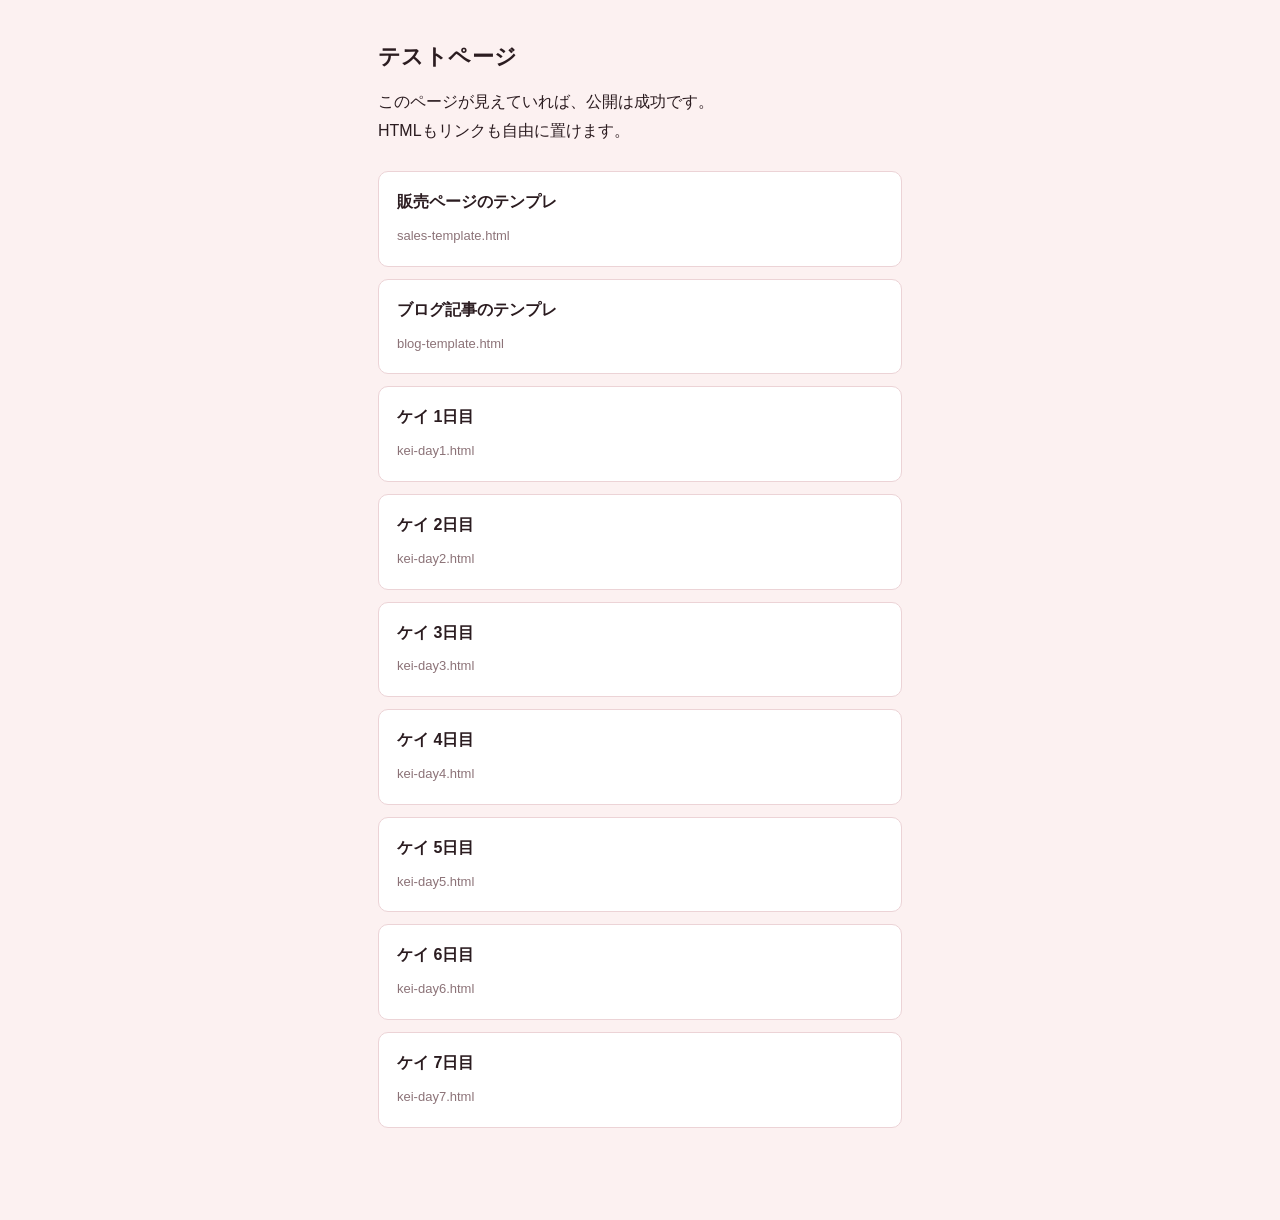
<file: index.html>
<!doctype html>
<html lang="ja">
<head>
<meta charset="utf-8">
<meta name="viewport" content="width=device-width,initial-scale=1">
<meta name="robots" content="noindex">
<title>テストページ</title>
<link rel="stylesheet" href="assets/style.css?v=5">
</head>
<body>
<div class="wrap">
  <h1>テストページ</h1>
  <p>このページが見えていれば、公開は成功です。<br>HTMLもリンクも自由に置けます。</p>
  <a class="card" href="sales-template.html"><b>販売ページのテンプレ</b><span>sales-template.html</span></a>
  <a class="card" href="blog-template.html"><b>ブログ記事のテンプレ</b><span>blog-template.html</span></a>
  <a class="card" href="kei-day1.html"><b>ケイ 1日目</b><span>kei-day1.html</span></a>
  <a class="card" href="kei-day2.html"><b>ケイ 2日目</b><span>kei-day2.html</span></a>
  <a class="card" href="kei-day3.html"><b>ケイ 3日目</b><span>kei-day3.html</span></a>
  <a class="card" href="kei-day4.html"><b>ケイ 4日目</b><span>kei-day4.html</span></a>
  <a class="card" href="kei-day5.html"><b>ケイ 5日目</b><span>kei-day5.html</span></a>
  <a class="card" href="kei-day6.html"><b>ケイ 6日目</b><span>kei-day6.html</span></a>
  <a class="card" href="kei-day7.html"><b>ケイ 7日目</b><span>kei-day7.html</span></a>
</div>
<script src="assets/fit.js"></script>
</body>
</html>
</file>
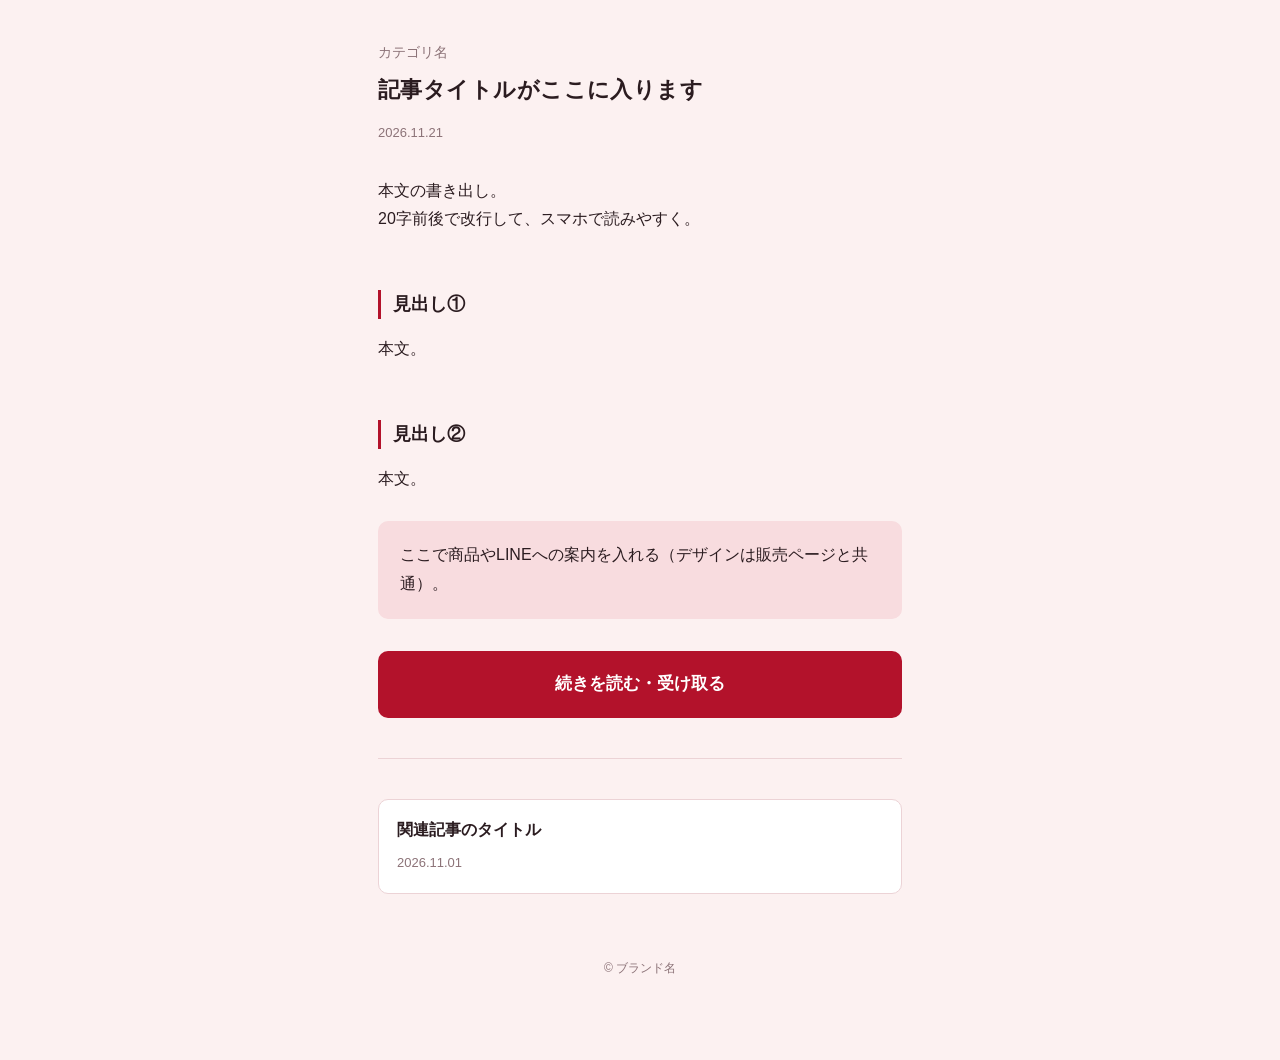
<file: blog-template.html>
<!doctype html>
<html lang="ja">
<head>
<meta charset="utf-8">
<meta name="viewport" content="width=device-width,initial-scale=1">
<meta name="robots" content="noindex">
<title>【ブログ記事】タイトルをここに</title>
<link rel="stylesheet" href="assets/style.css?v=5">
</head>
<body>
<div class="wrap">

  <p class="lead">カテゴリ名</p>
  <h1>記事タイトルがここに入ります</h1>
  <p class="meta">2026.11.21</p>

  <p>本文の書き出し。<br>
  20字前後で改行して、スマホで読みやすく。</p>

  <h2>見出し①</h2>
  <p>本文。</p>

  <h2>見出し②</h2>
  <p>本文。</p>

  <div class="box">
    <p>ここで商品やLINEへの案内を入れる（デザインは販売ページと共通）。</p>
  </div>
  <a class="btn" href="https://example.com">続きを読む・受け取る</a>

  <hr>
  <a class="card" href="#"><b>関連記事のタイトル</b><span>2026.11.01</span></a>

  <div class="foot">© ブランド名</div>
</div>
<script src="assets/fit.js"></script>
</body>
</html>
</file>
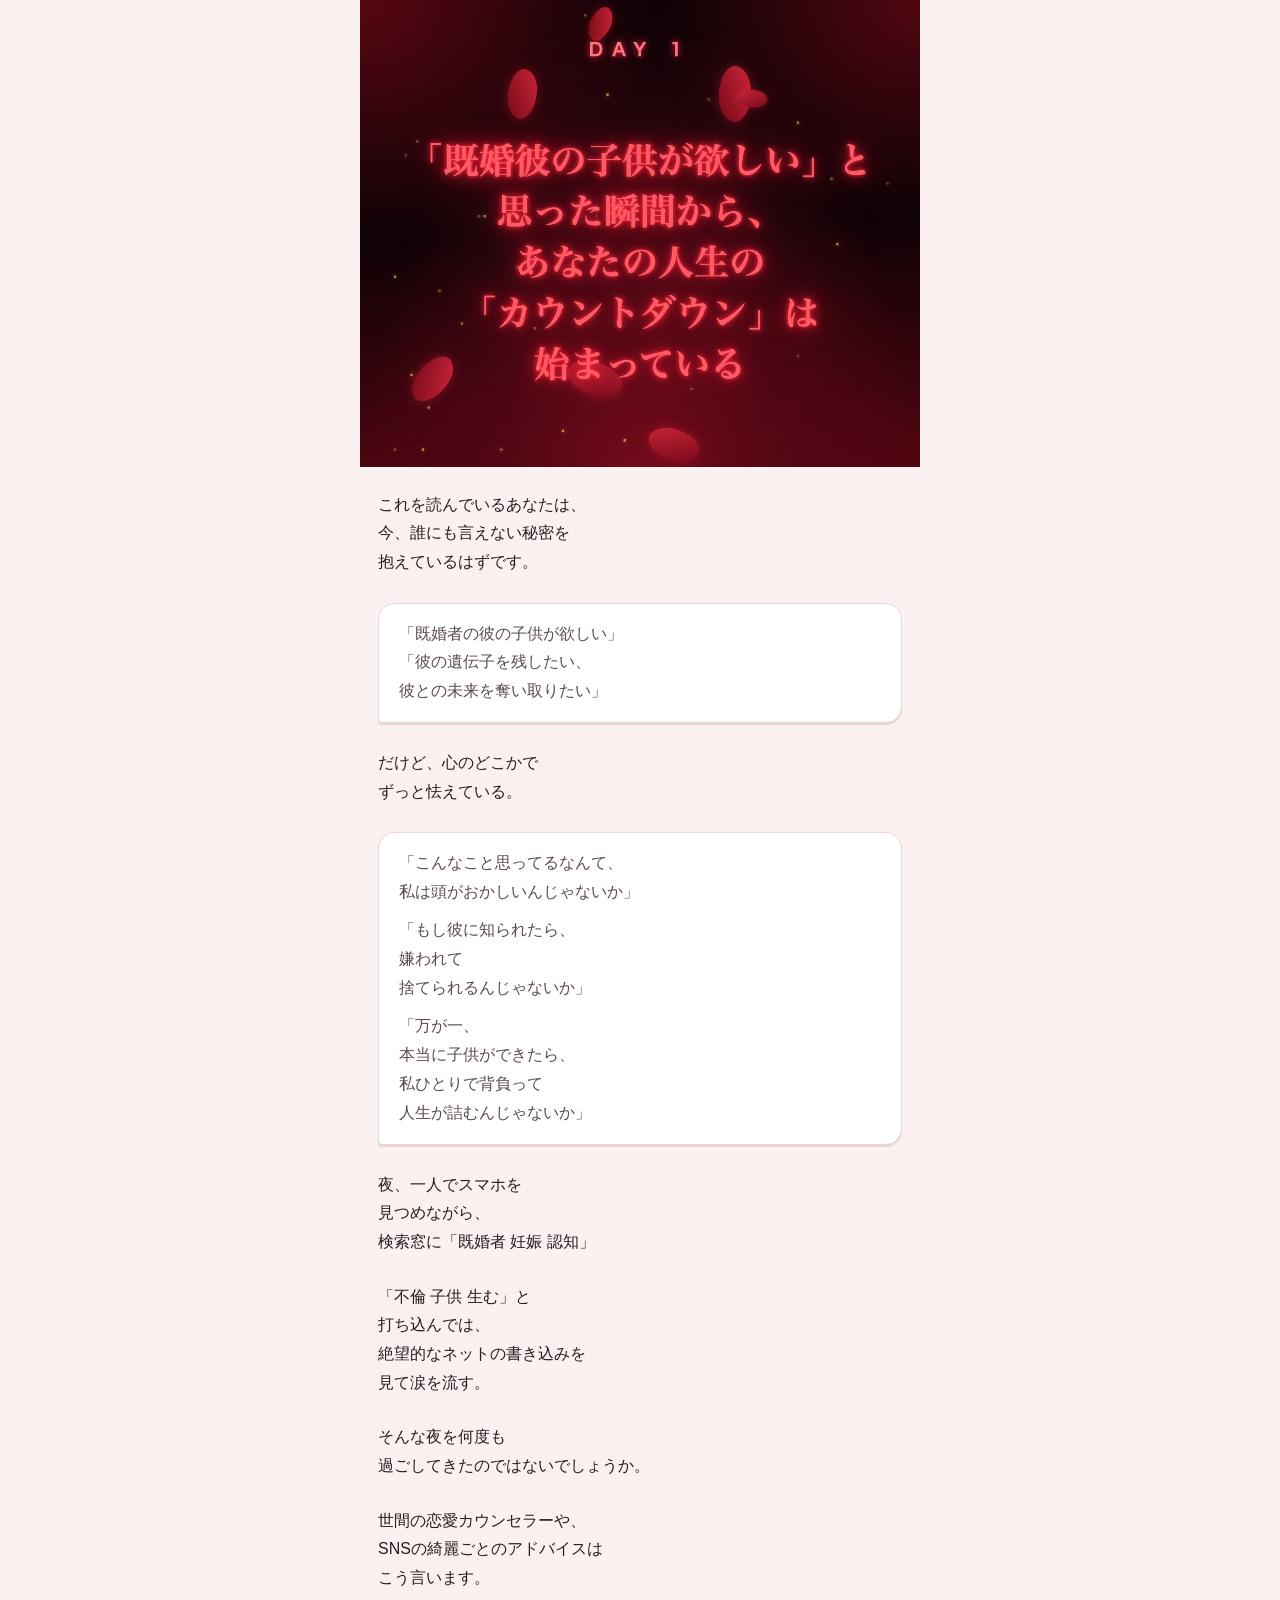
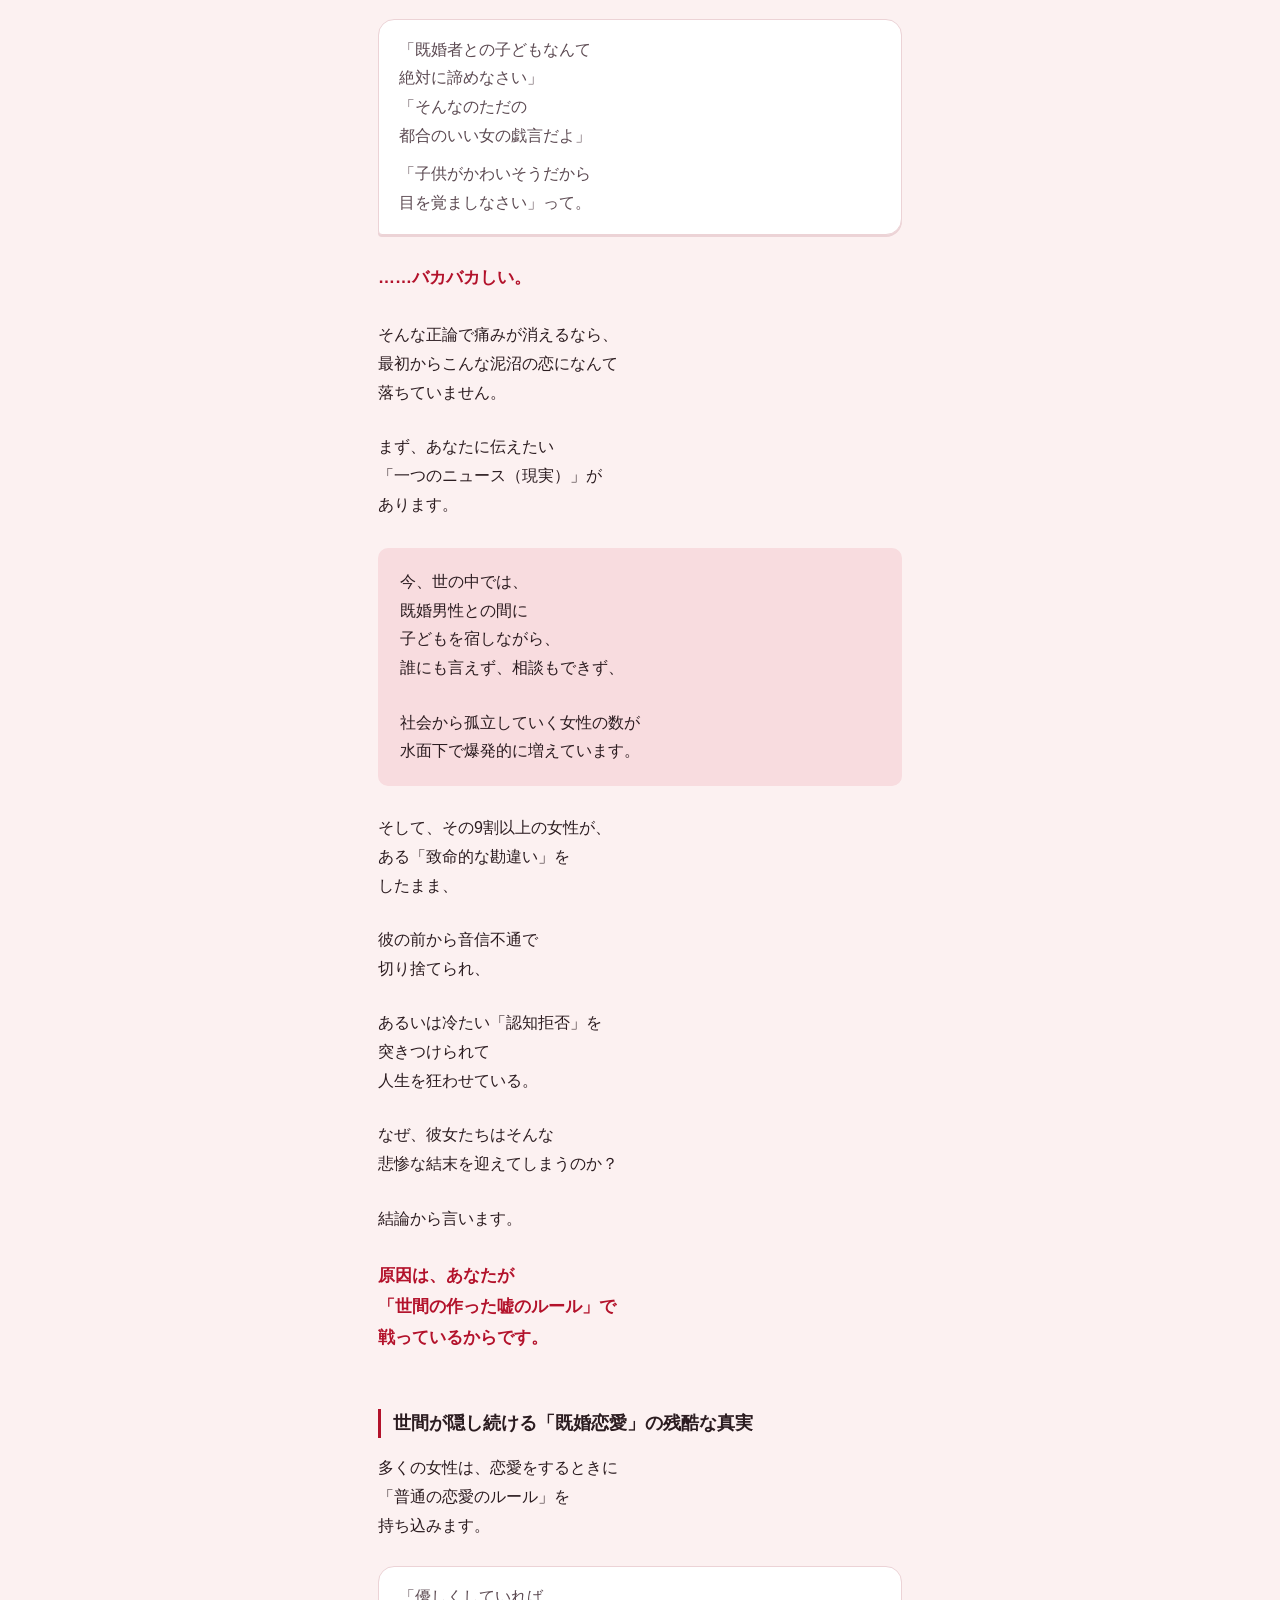
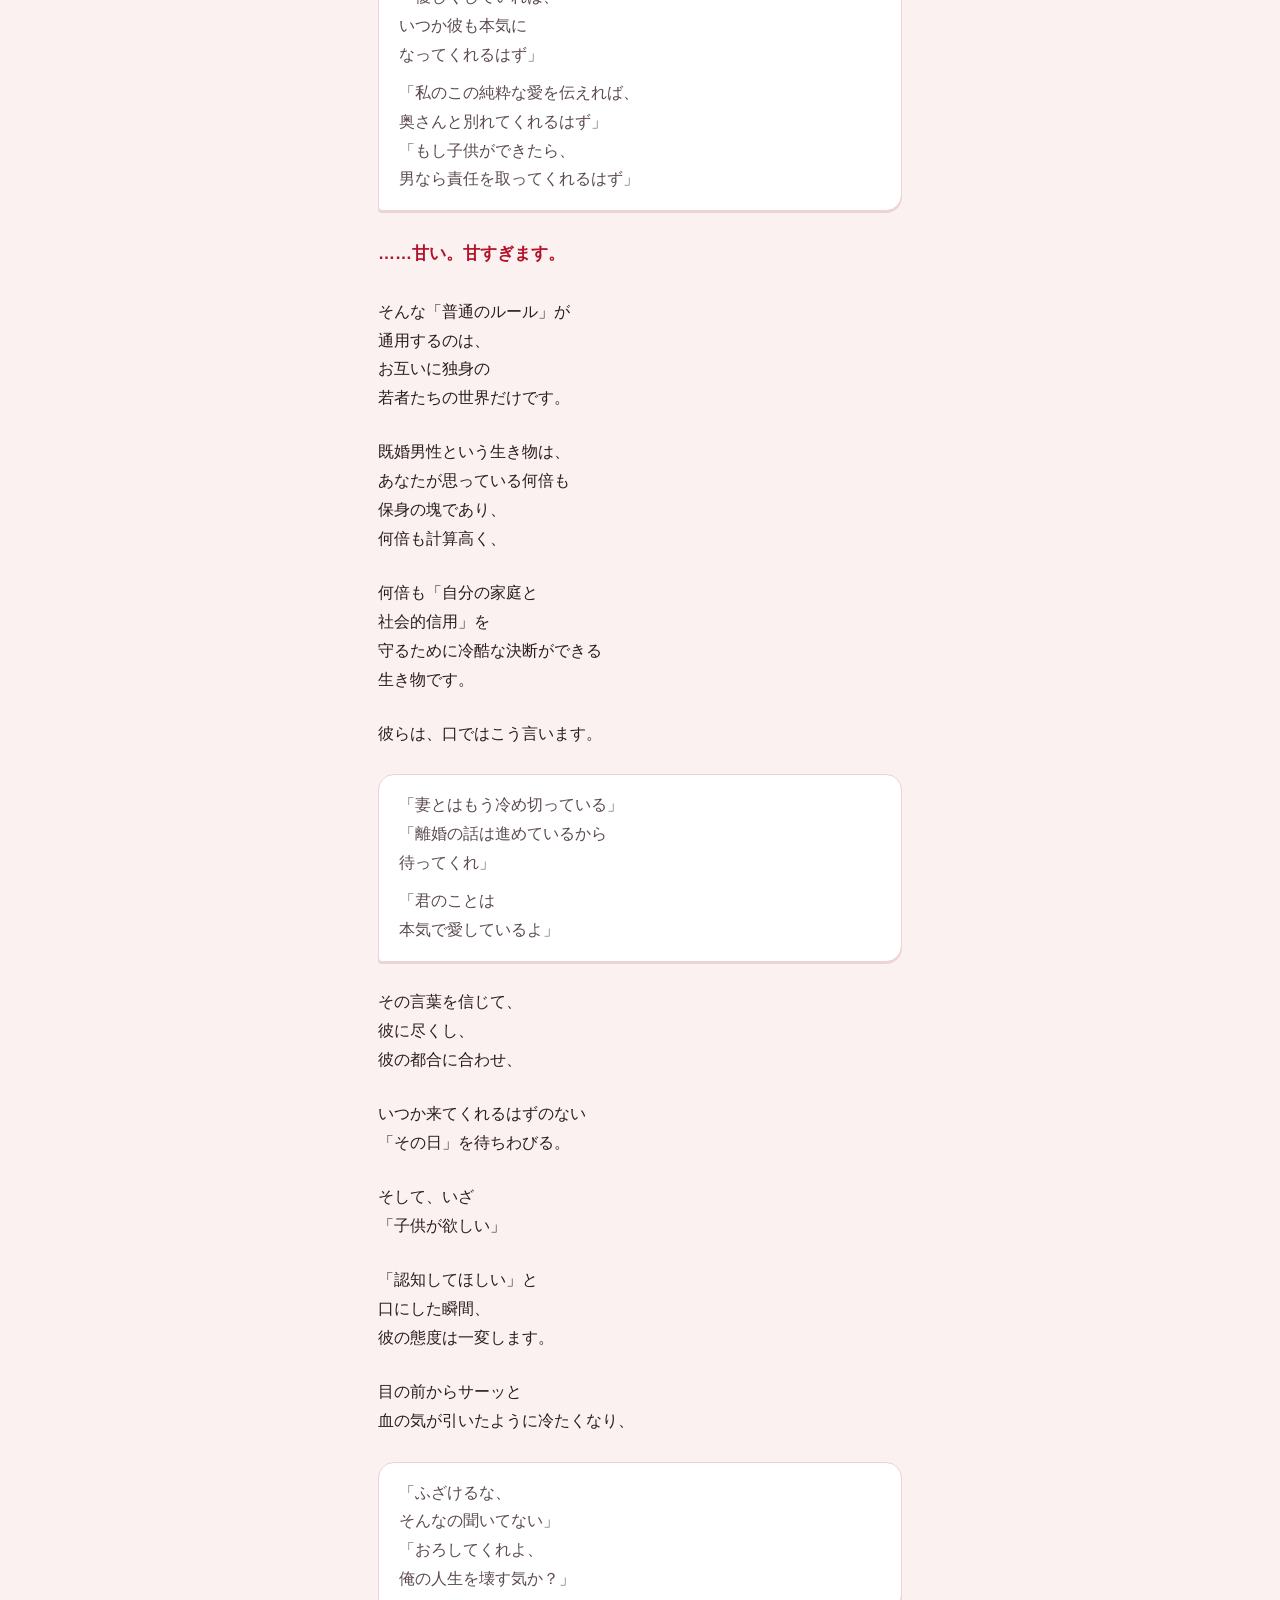
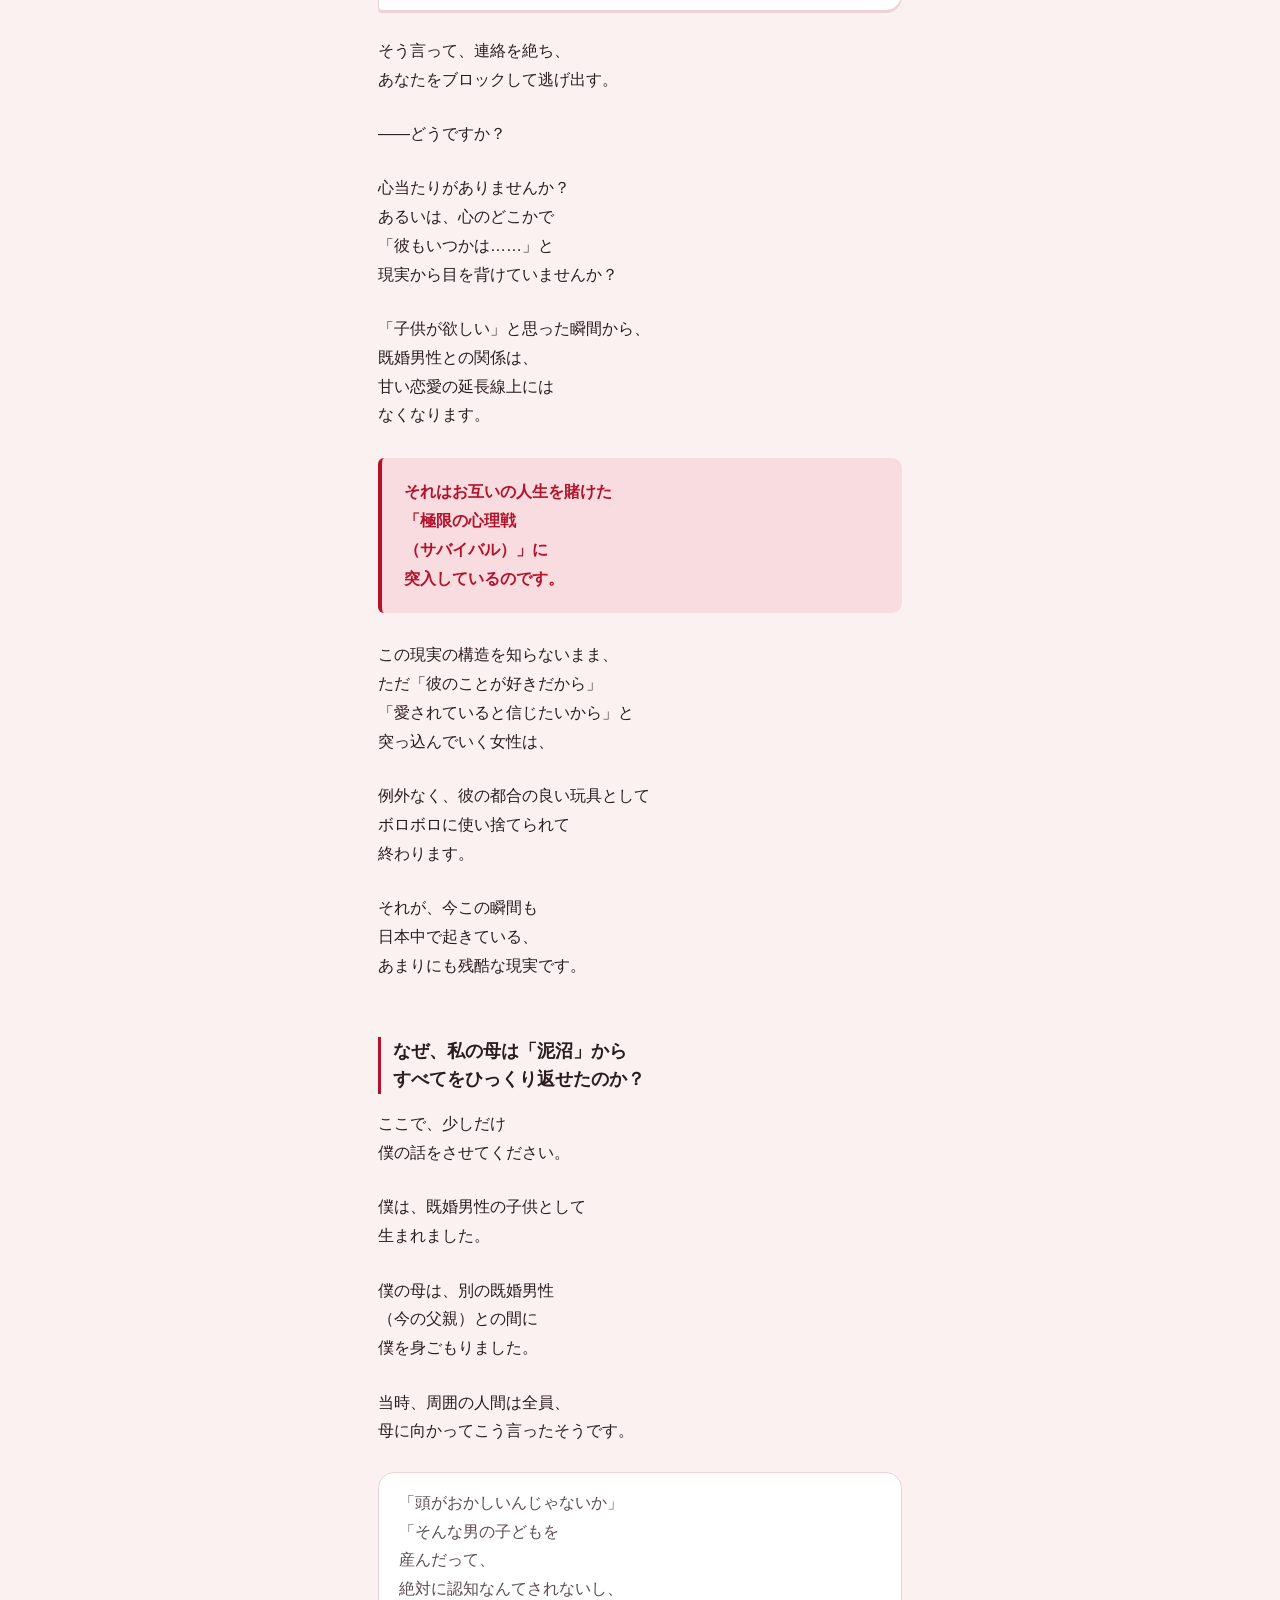
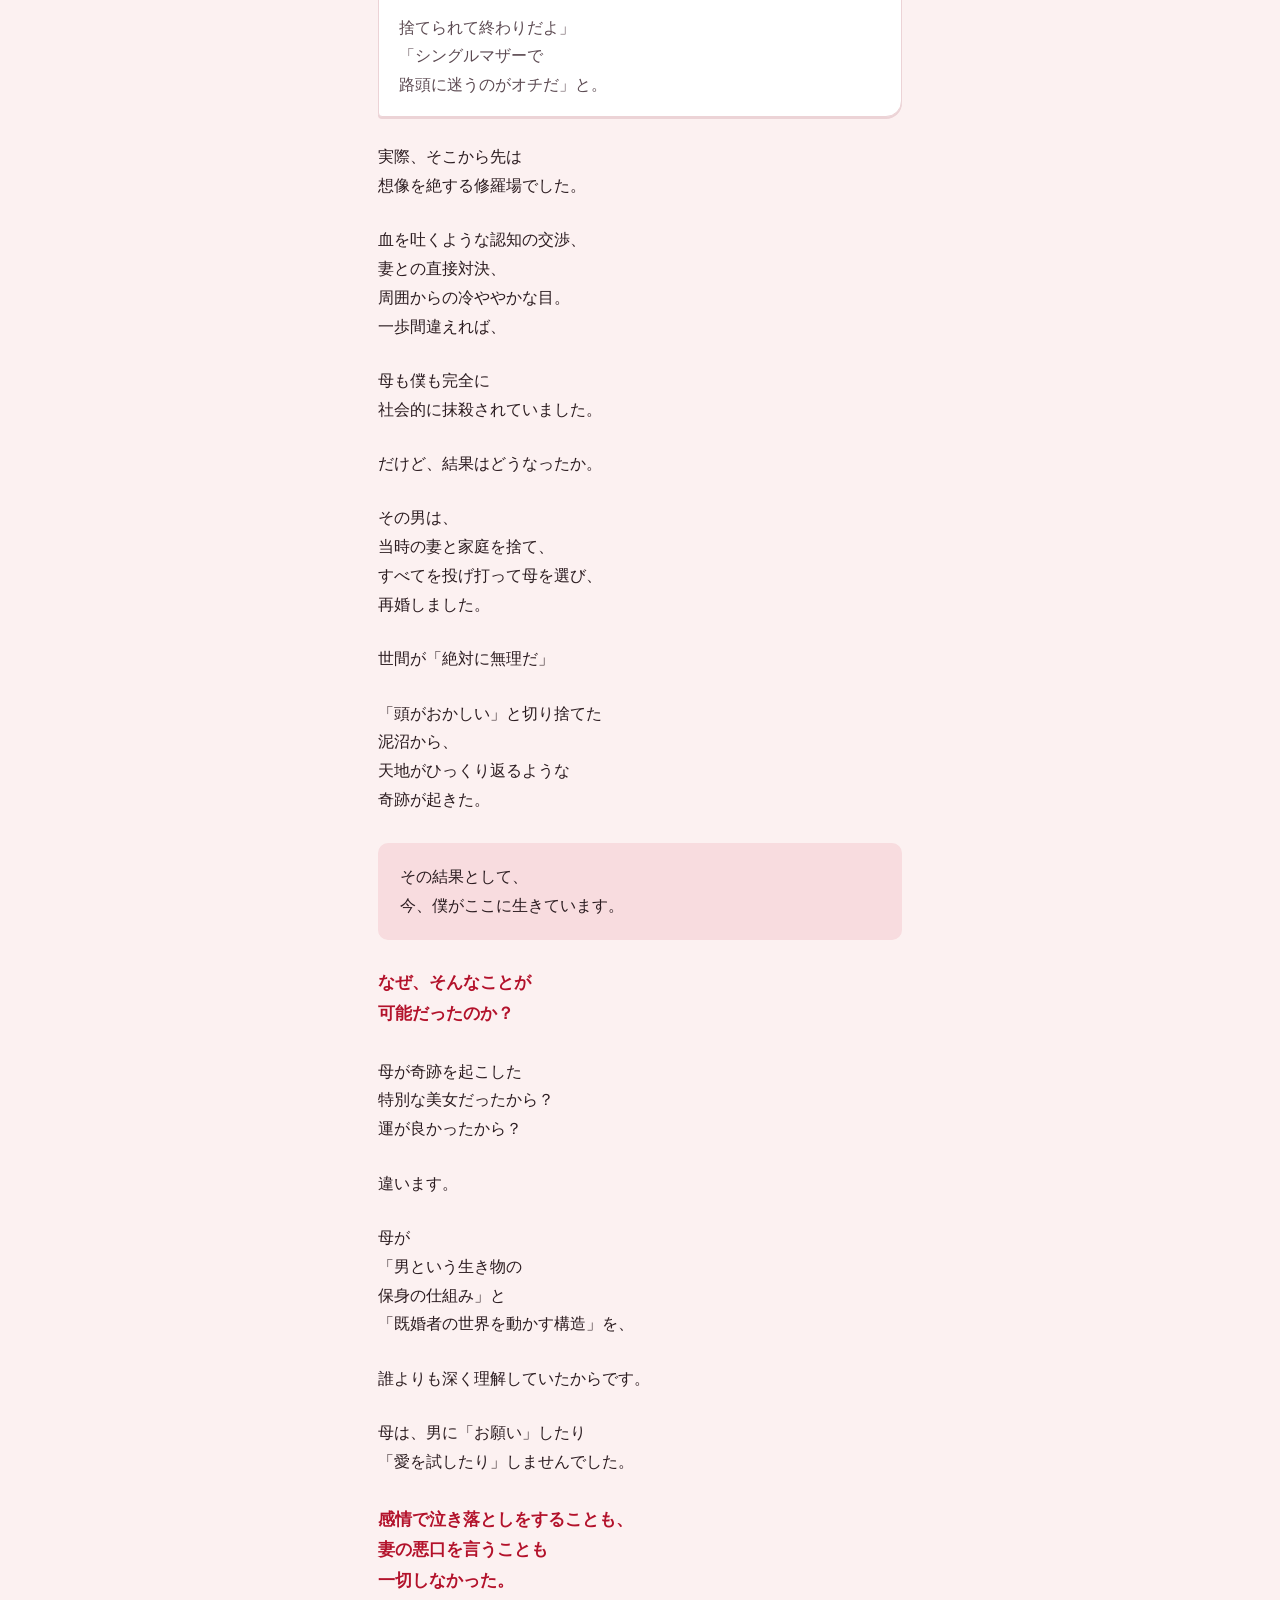
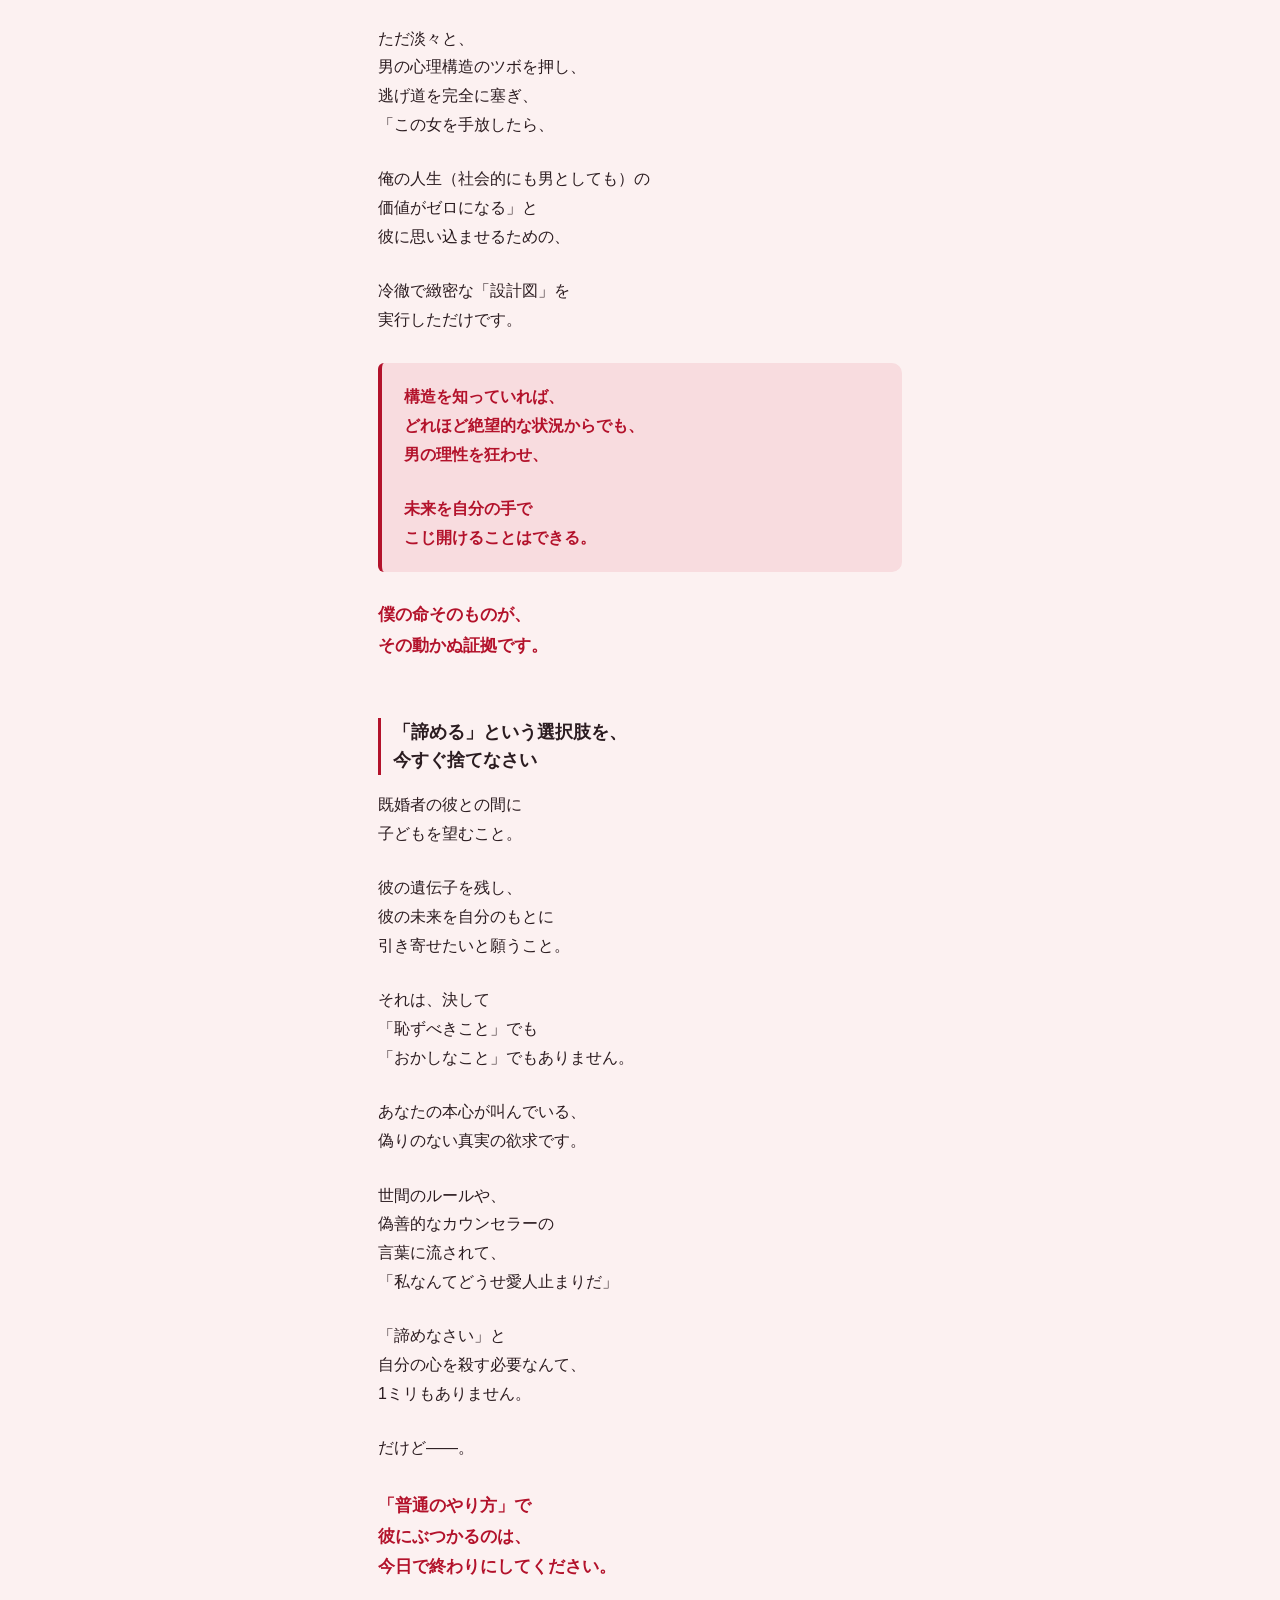
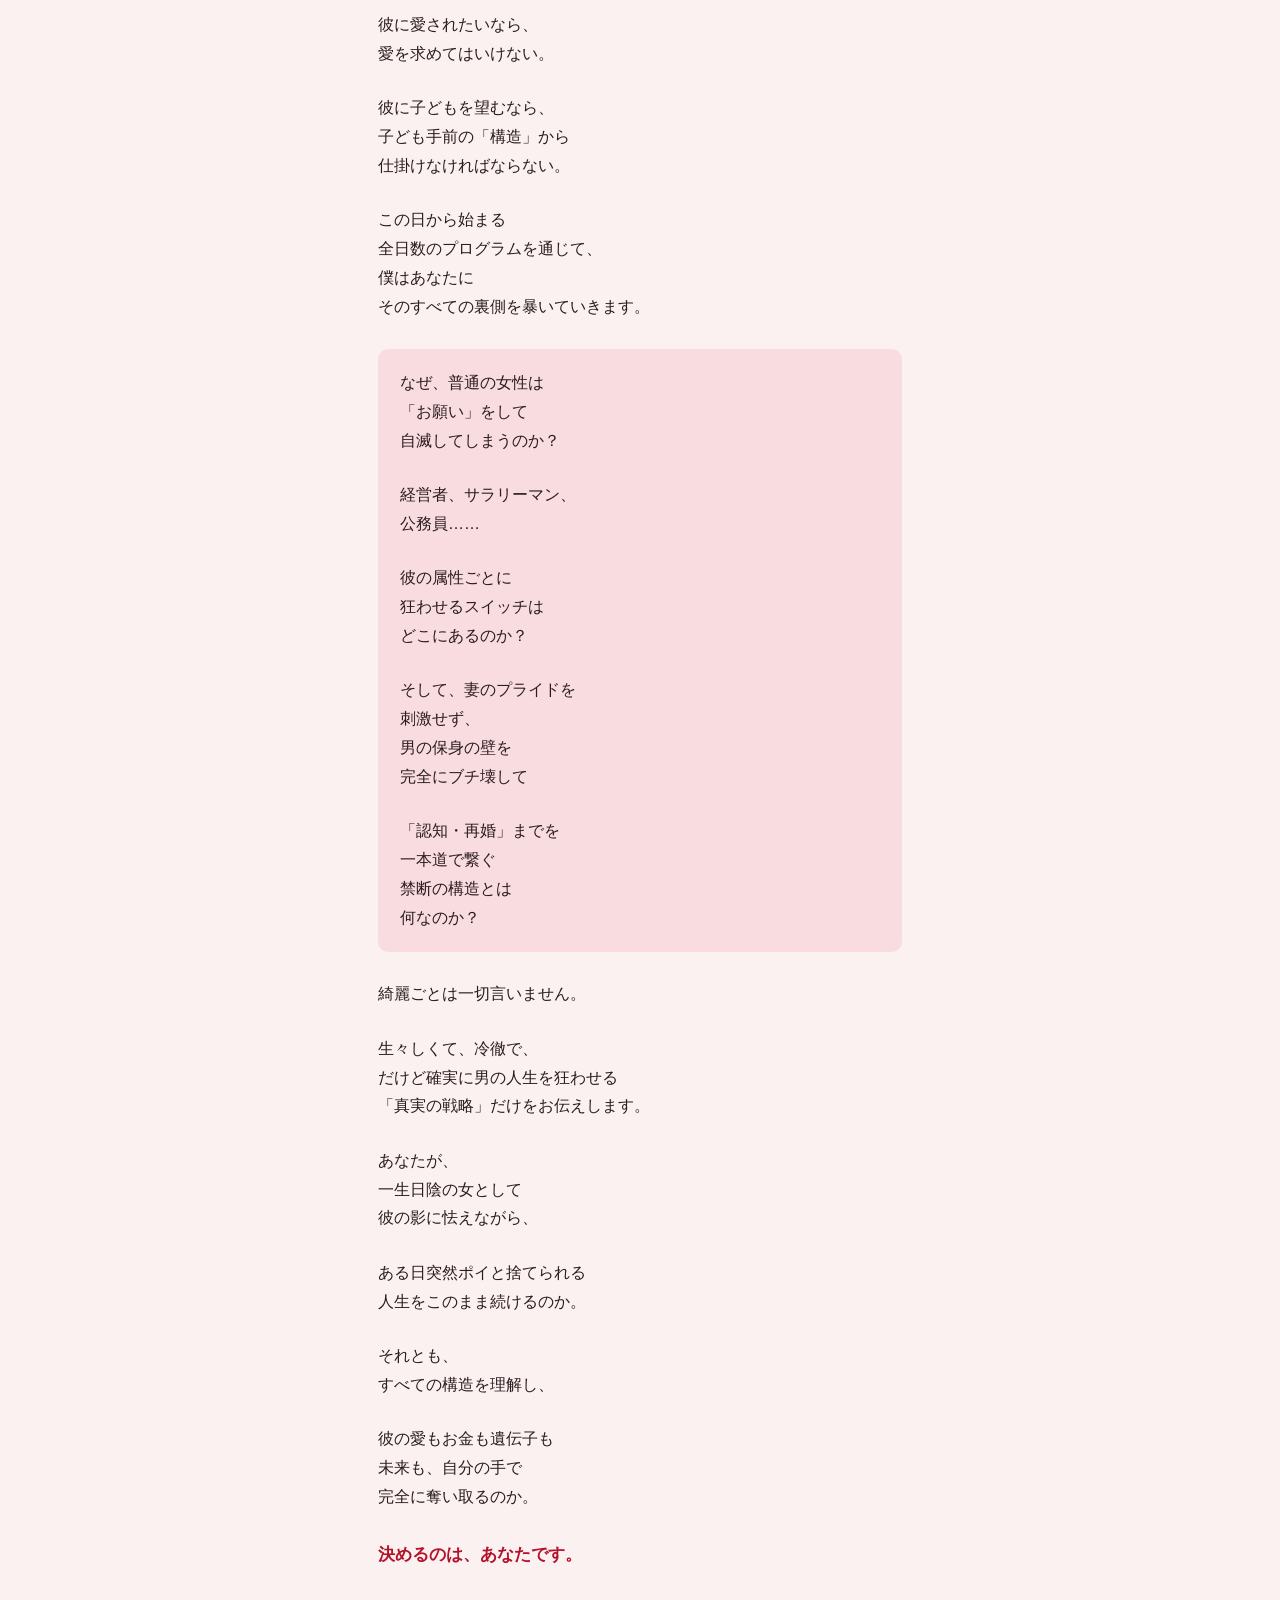
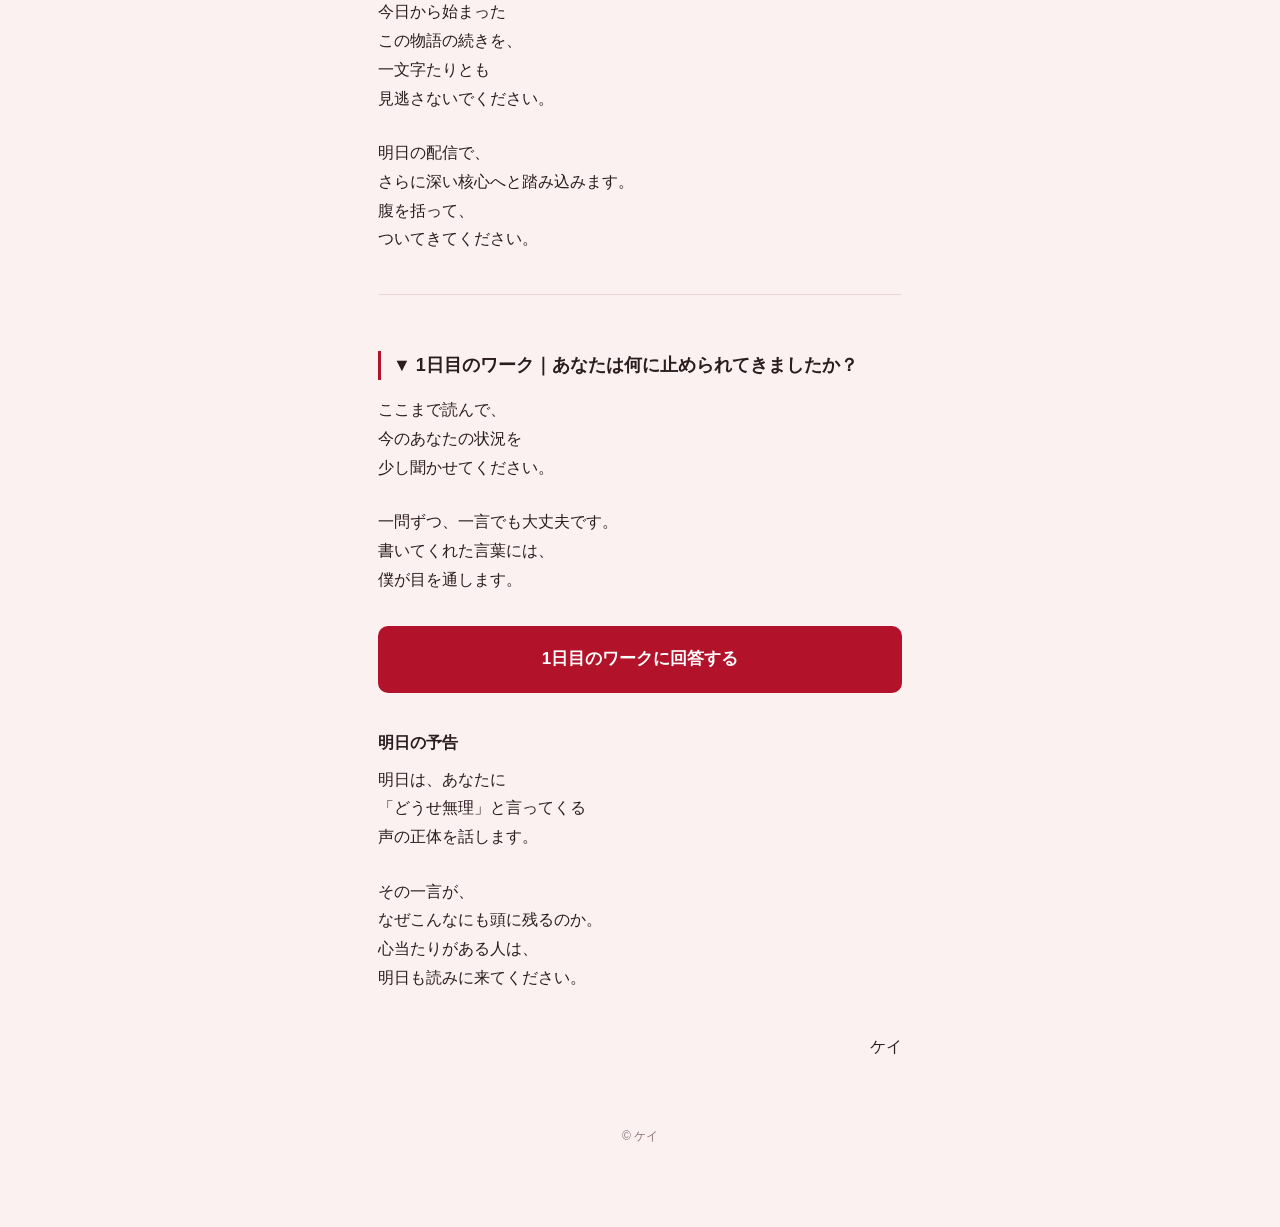
<file: kei-day1.html>
<!doctype html>
<html lang="ja">
<head>
<meta charset="utf-8">
<meta name="viewport" content="width=device-width,initial-scale=1">
<meta name="robots" content="noindex">
<title>「既婚彼の子供が欲しい」と思った瞬間から、あなたの人生の「カウントダウン」は始まっている</title>
<link rel="stylesheet" href="assets/style.css?v=5">
</head>
<body>
<div class="wrap">

<img class="cover" src="assets/header-day1.jpg" alt="" width="1080" height="900">

<h1 class="sr">「既婚彼の子供が欲しい」と<br>思った瞬間から、<br>あなたの人生の<br>「カウントダウン」は<br>始まっている</h1>

<p>これを読んでいるあなたは、<br>
今、誰にも言えない秘密を<br>
抱えているはずです。</p>

<div class="voice">

<p>「既婚者の彼の子供が欲しい」<br>
「彼の遺伝子を残したい、<br>
彼との未来を奪い取りたい」</p>

</div>

<p>だけど、心のどこかで<br>
ずっと怯えている。</p>

<div class="voice">

<p>「こんなこと思ってるなんて、<br>
私は頭がおかしいんじゃないか」</p>

<p>「もし彼に知られたら、<br>
嫌われて<br>
捨てられるんじゃないか」</p>

<p>「万が一、<br>
本当に子供ができたら、<br>
私ひとりで背負って<br>
人生が詰むんじゃないか」</p>

</div>

<p>夜、一人でスマホを<br>
見つめながら、<br>
検索窓に「既婚者 妊娠 認知」</p>

<p>「不倫 子供 生む」と<br>
打ち込んでは、<br>
絶望的なネットの書き込みを<br>
見て涙を流す。</p>

<p>そんな夜を何度も<br>
過ごしてきたのではないでしょうか。</p>

<p>世間の恋愛カウンセラーや、<br>
SNSの綺麗ごとのアドバイスは<br>
こう言います。</p>

<div class="voice">

<p>「既婚者との子どもなんて<br>
絶対に諦めなさい」<br>
「そんなのただの<br>
都合のいい女の戯言だよ」</p>

<p>「子供がかわいそうだから<br>
目を覚ましなさい」って。</p>

</div>

<p class="key">……バカバカしい。</p>

<p>そんな正論で痛みが消えるなら、<br>
最初からこんな泥沼の恋になんて<br>
落ちていません。</p>

<p>まず、あなたに伝えたい<br>
「一つのニュース（現実）」が<br>
あります。</p>

<div class="box">

<p>今、世の中では、<br>
既婚男性との間に<br>
子どもを宿しながら、<br>
誰にも言えず、相談もできず、</p>

<p>社会から孤立していく女性の数が<br>
水面下で爆発的に増えています。</p>

</div>

<p>そして、その9割以上の女性が、<br>
ある「致命的な勘違い」を<br>
したまま、</p>

<p>彼の前から音信不通で<br>
切り捨てられ、</p>

<p>あるいは冷たい「認知拒否」を<br>
突きつけられて<br>
人生を狂わせている。</p>

<p>なぜ、彼女たちはそんな<br>
悲惨な結末を迎えてしまうのか？</p>

<p>結論から言います。</p>

<p class="key">原因は、あなたが<br>「世間の作った嘘のルール」で<br>戦っているからです。</p>

<h2>世間が隠し続ける「既婚恋愛」の残酷な真実</h2>

<p>多くの女性は、恋愛をするときに<br>
「普通の恋愛のルール」を<br>
持ち込みます。</p>

<div class="voice">

<p>「優しくしていれば、<br>
いつか彼も本気に<br>
なってくれるはず」</p>

<p>「私のこの純粋な愛を伝えれば、<br>
奥さんと別れてくれるはず」<br>
「もし子供ができたら、<br>
男なら責任を取ってくれるはず」</p>

</div>

<p class="key">……甘い。甘すぎます。</p>

<p>そんな「普通のルール」が<br>
通用するのは、<br>
お互いに独身の<br>
若者たちの世界だけです。</p>

<p>既婚男性という生き物は、<br>
あなたが思っている何倍も<br>
保身の塊であり、<br>
何倍も計算高く、</p>

<p>何倍も「自分の家庭と<br>
社会的信用」を<br>
守るために冷酷な決断ができる<br>
生き物です。</p>

<p>彼らは、口ではこう言います。</p>

<div class="voice">

<p>「妻とはもう冷め切っている」<br>
「離婚の話は進めているから<br>
待ってくれ」</p>

<p>「君のことは<br>
本気で愛しているよ」</p>

</div>

<p>その言葉を信じて、<br>
彼に尽くし、<br>
彼の都合に合わせ、</p>

<p>いつか来てくれるはずのない<br>
「その日」を待ちわびる。</p>

<p>そして、いざ<br>
「子供が欲しい」</p>

<p>「認知してほしい」と<br>
口にした瞬間、<br>
彼の態度は一変します。</p>

<p>目の前からサーッと<br>
血の気が引いたように冷たくなり、</p>

<div class="voice">

<p>「ふざけるな、<br>
そんなの聞いてない」<br>
「おろしてくれよ、<br>
俺の人生を壊す気か？」</p>

</div>

<p>そう言って、連絡を絶ち、<br>
あなたをブロックして逃げ出す。</p>

<p>――どうですか？</p>

<p>心当たりがありませんか？<br>
あるいは、心のどこかで<br>
「彼もいつかは……」と<br>
現実から目を背けていませんか？</p>

<p>「子供が欲しい」と思った瞬間から、<br>
既婚男性との関係は、<br>
甘い恋愛の延長線上には<br>
なくなります。</p>

<div class="box key">

<p>それはお互いの人生を賭けた<br>
「極限の心理戦<br>
（サバイバル）」に<br>
突入しているのです。</p>

</div>

<p>この現実の構造を知らないまま、<br>
ただ「彼のことが好きだから」<br>
「愛されていると信じたいから」と<br>
突っ込んでいく女性は、</p>

<p>例外なく、彼の都合の良い玩具として<br>
ボロボロに使い捨てられて<br>
終わります。</p>

<p>それが、今この瞬間も<br>
日本中で起きている、<br>
あまりにも残酷な現実です。</p>

<h2>なぜ、私の母は「泥沼」から<br>すべてをひっくり返せたのか？</h2>

<p>ここで、少しだけ<br>
僕の話をさせてください。</p>

<p>僕は、既婚男性の子供として<br>
生まれました。</p>

<p>僕の母は、別の既婚男性<br>
（今の父親）との間に<br>
僕を身ごもりました。</p>

<p>当時、周囲の人間は全員、<br>
母に向かってこう言ったそうです。</p>

<div class="voice">

<p>「頭がおかしいんじゃないか」<br>
「そんな男の子どもを<br>
産んだって、<br>
絶対に認知なんてされないし、</p>

<p>捨てられて終わりだよ」<br>
「シングルマザーで<br>
路頭に迷うのがオチだ」と。</p>

</div>

<p>実際、そこから先は<br>
想像を絶する修羅場でした。</p>

<p>血を吐くような認知の交渉、<br>
妻との直接対決、<br>
周囲からの冷ややかな目。<br>
一歩間違えれば、</p>

<p>母も僕も完全に<br>
社会的に抹殺されていました。</p>

<p>だけど、結果はどうなったか。</p>

<p>その男は、<br>
当時の妻と家庭を捨て、<br>
すべてを投げ打って母を選び、<br>
再婚しました。</p>

<p>世間が「絶対に無理だ」</p>

<p>「頭がおかしい」と切り捨てた<br>
泥沼から、<br>
天地がひっくり返るような<br>
奇跡が起きた。</p>

<div class="box">

<p>その結果として、<br>
今、僕がここに生きています。</p>

</div>

<p class="key">なぜ、そんなことが<br>可能だったのか？</p>

<p>母が奇跡を起こした<br>
特別な美女だったから？<br>
運が良かったから？</p>

<p>違います。</p>

<p>母が<br>
「男という生き物の<br>
保身の仕組み」と<br>
「既婚者の世界を動かす構造」を、</p>

<p>誰よりも深く理解していたからです。</p>

<p>母は、男に「お願い」したり<br>
「愛を試したり」しませんでした。</p>

<p class="key">感情で泣き落としをすることも、<br>妻の悪口を言うことも<br>一切しなかった。</p>

<p>ただ淡々と、<br>
男の心理構造のツボを押し、<br>
逃げ道を完全に塞ぎ、<br>
「この女を手放したら、</p>

<p>俺の人生（社会的にも男としても）の<br>
価値がゼロになる」と<br>
彼に思い込ませるための、</p>

<p>冷徹で緻密な「設計図」を<br>
実行しただけです。</p>

<div class="box key">

<p>構造を知っていれば、<br>
どれほど絶望的な状況からでも、<br>
男の理性を狂わせ、</p>

<p>未来を自分の手で<br>
こじ開けることはできる。</p>

</div>

<p class="key">僕の命そのものが、<br>その動かぬ証拠です。</p>

<h2>「諦める」という選択肢を、<br>今すぐ捨てなさい</h2>

<p>既婚者の彼との間に<br>
子どもを望むこと。</p>

<p>彼の遺伝子を残し、<br>
彼の未来を自分のもとに<br>
引き寄せたいと願うこと。</p>

<p>それは、決して<br>
「恥ずべきこと」でも<br>
「おかしなこと」でもありません。</p>

<p>あなたの本心が叫んでいる、<br>
偽りのない真実の欲求です。</p>

<p>世間のルールや、<br>
偽善的なカウンセラーの<br>
言葉に流されて、<br>
「私なんてどうせ愛人止まりだ」</p>

<p>「諦めなさい」と<br>
自分の心を殺す必要なんて、<br>
1ミリもありません。</p>

<p>だけど――。</p>

<p class="key">「普通のやり方」で<br>彼にぶつかるのは、<br>今日で終わりにしてください。</p>

<p>彼に愛されたいなら、<br>
愛を求めてはいけない。</p>

<p>彼に子どもを望むなら、<br>
子ども手前の「構造」から<br>
仕掛けなければならない。</p>

<p>この日から始まる<br>
全日数のプログラムを通じて、<br>
僕はあなたに<br>
そのすべての裏側を暴いていきます。</p>

<div class="box">

<p>なぜ、普通の女性は<br>
「お願い」をして<br>
自滅してしまうのか？</p>

<p>経営者、サラリーマン、<br>
公務員……</p>

<p>彼の属性ごとに<br>
狂わせるスイッチは<br>
どこにあるのか？</p>

<p>そして、妻のプライドを<br>
刺激せず、<br>
男の保身の壁を<br>
完全にブチ壊して</p>

<p>「認知・再婚」までを<br>
一本道で繋ぐ<br>
禁断の構造とは<br>
何なのか？</p>

</div>

<p>綺麗ごとは一切言いません。</p>

<p>生々しくて、冷徹で、<br>
だけど確実に男の人生を狂わせる<br>
「真実の戦略」だけをお伝えします。</p>

<p>あなたが、<br>
一生日陰の女として<br>
彼の影に怯えながら、</p>

<p>ある日突然ポイと捨てられる<br>
人生をこのまま続けるのか。</p>

<p>それとも、<br>
すべての構造を理解し、</p>

<p>彼の愛もお金も遺伝子も<br>
未来も、自分の手で<br>
完全に奪い取るのか。</p>

<p class="key">決めるのは、あなたです。</p>

<p>今日から始まった<br>
この物語の続きを、<br>
一文字たりとも<br>
見逃さないでください。</p>

<p>明日の配信で、<br>
さらに深い核心へと踏み込みます。<br>
腹を括って、<br>
ついてきてください。</p>

<hr>

<h2>▼ 1日目のワーク｜あなたは何に止められてきましたか？</h2>

<p>ここまで読んで、<br>
今のあなたの状況を<br>
少し聞かせてください。</p>

<p>一問ずつ、一言でも大丈夫です。<br>
書いてくれた言葉には、<br>
僕が目を通します。</p>

<a class="btn" href="https://liff.line.me/2012444435-QhR3Y0SH?page=form&amp;id=c176b3f5-01f7-4cf9-9f3c-83dd7c8b5904">1日目のワークに回答する</a>

<p class="rule">明日の予告</p>

<p>明日は、あなたに<br>
「どうせ無理」と言ってくる<br>
声の正体を話します。</p>

<p>その一言が、<br>
なぜこんなにも頭に残るのか。<br>
心当たりがある人は、<br>
明日も読みに来てください。</p>

<p class="sign">ケイ</p>

<div class="foot">© ケイ</div>
</div>
<script src="assets/fit.js"></script>
</body>
</html>
</file>
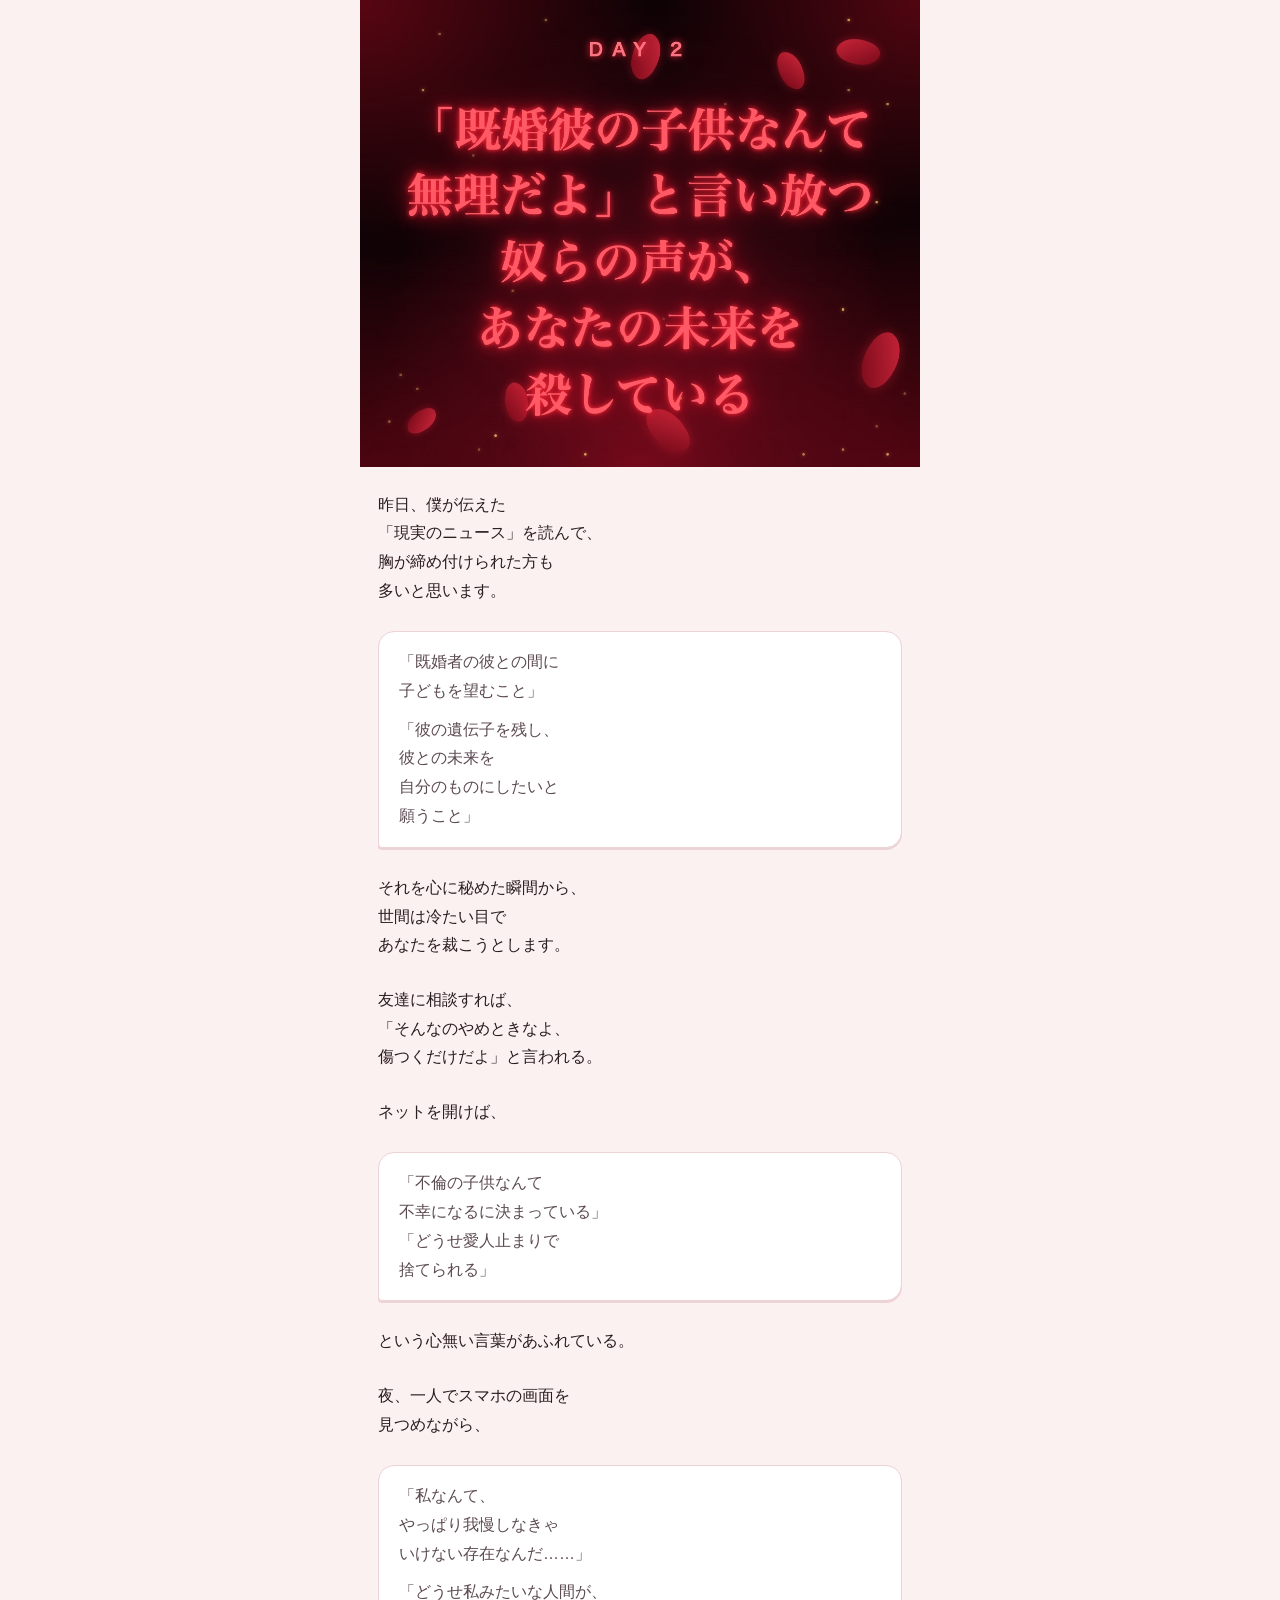
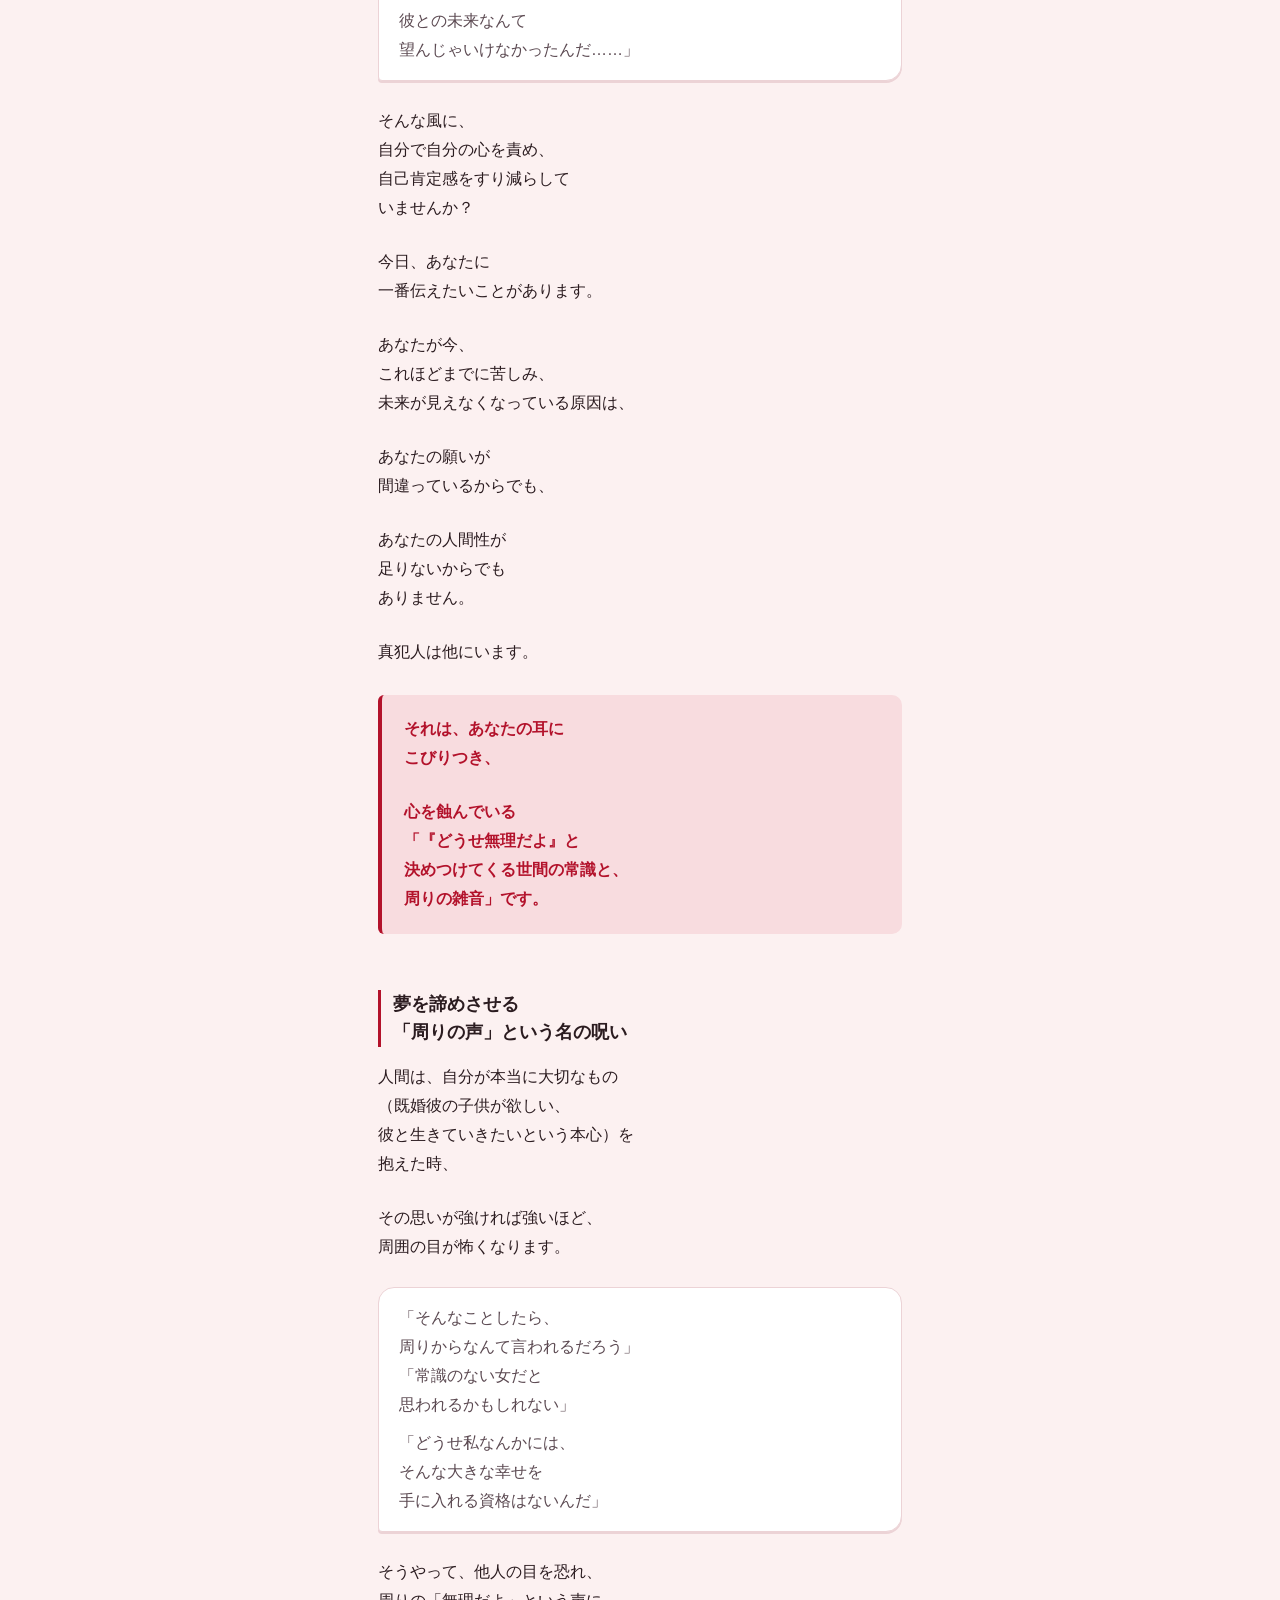
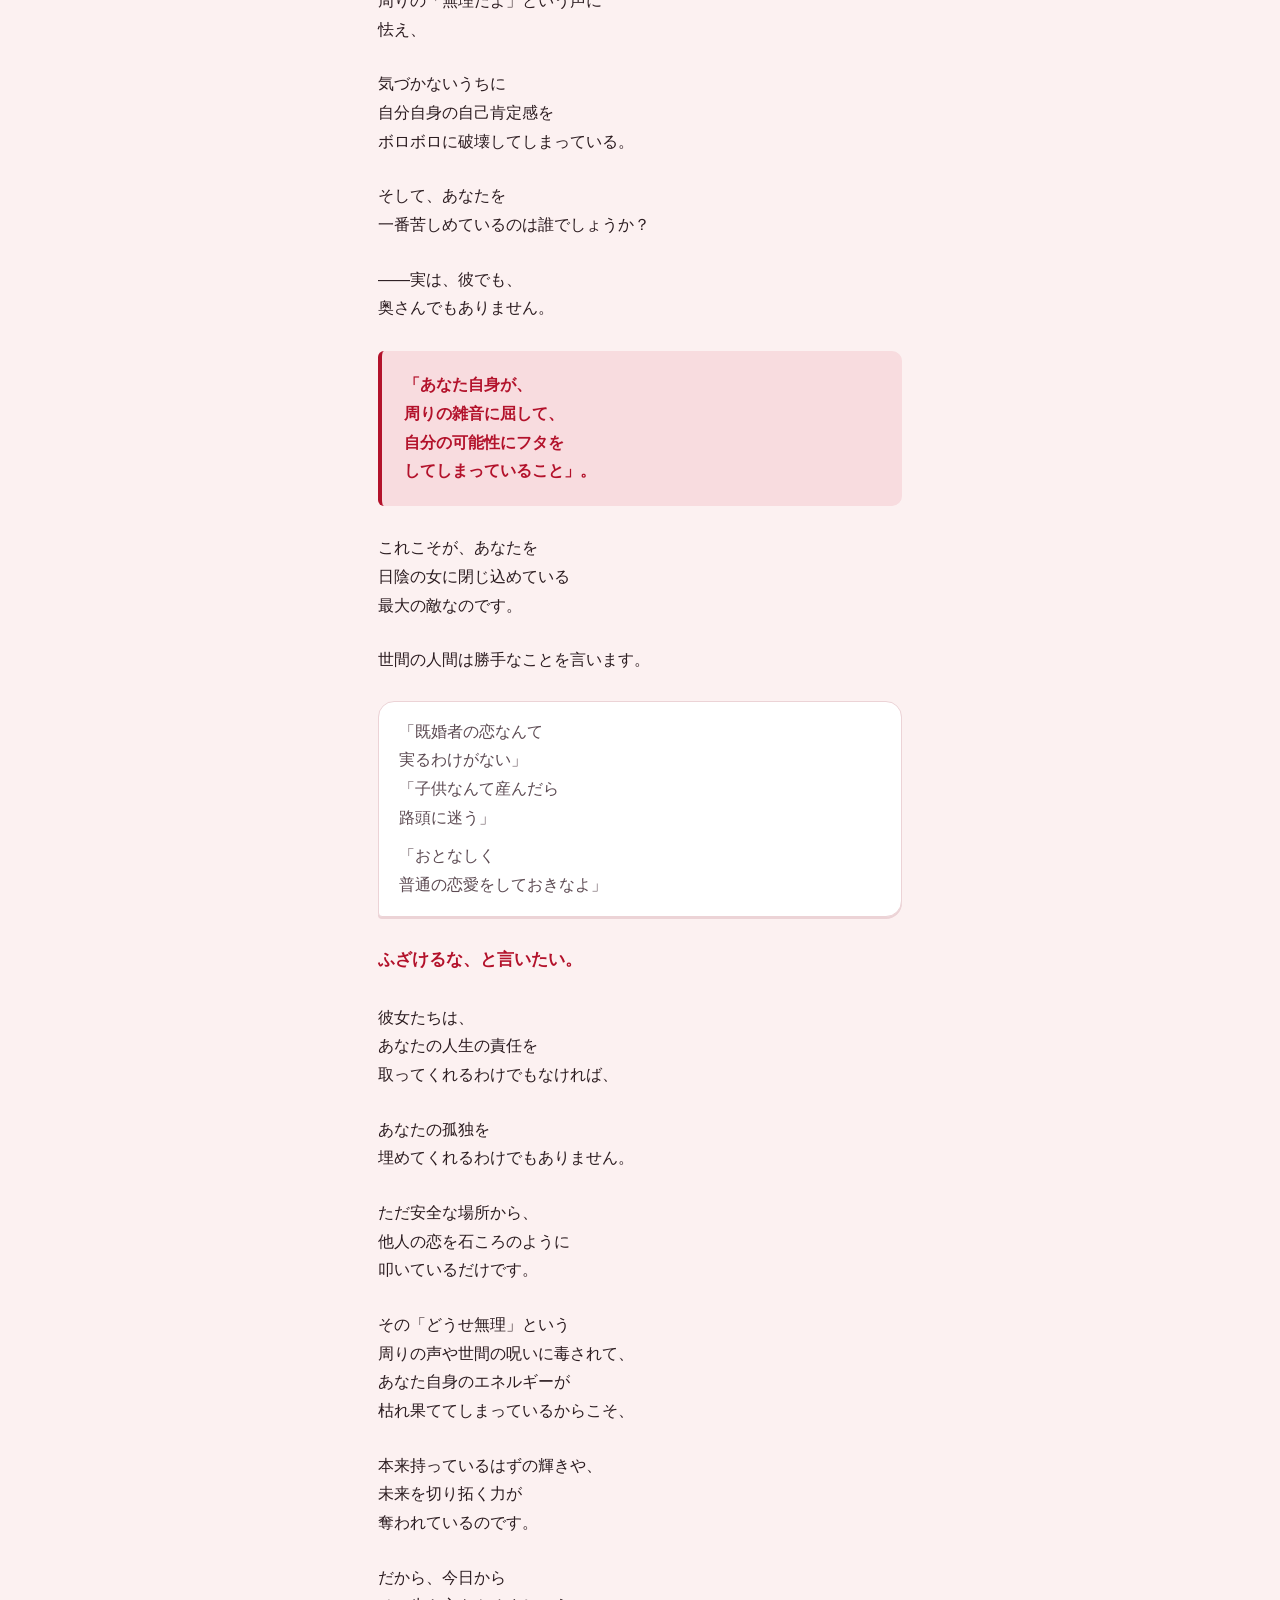
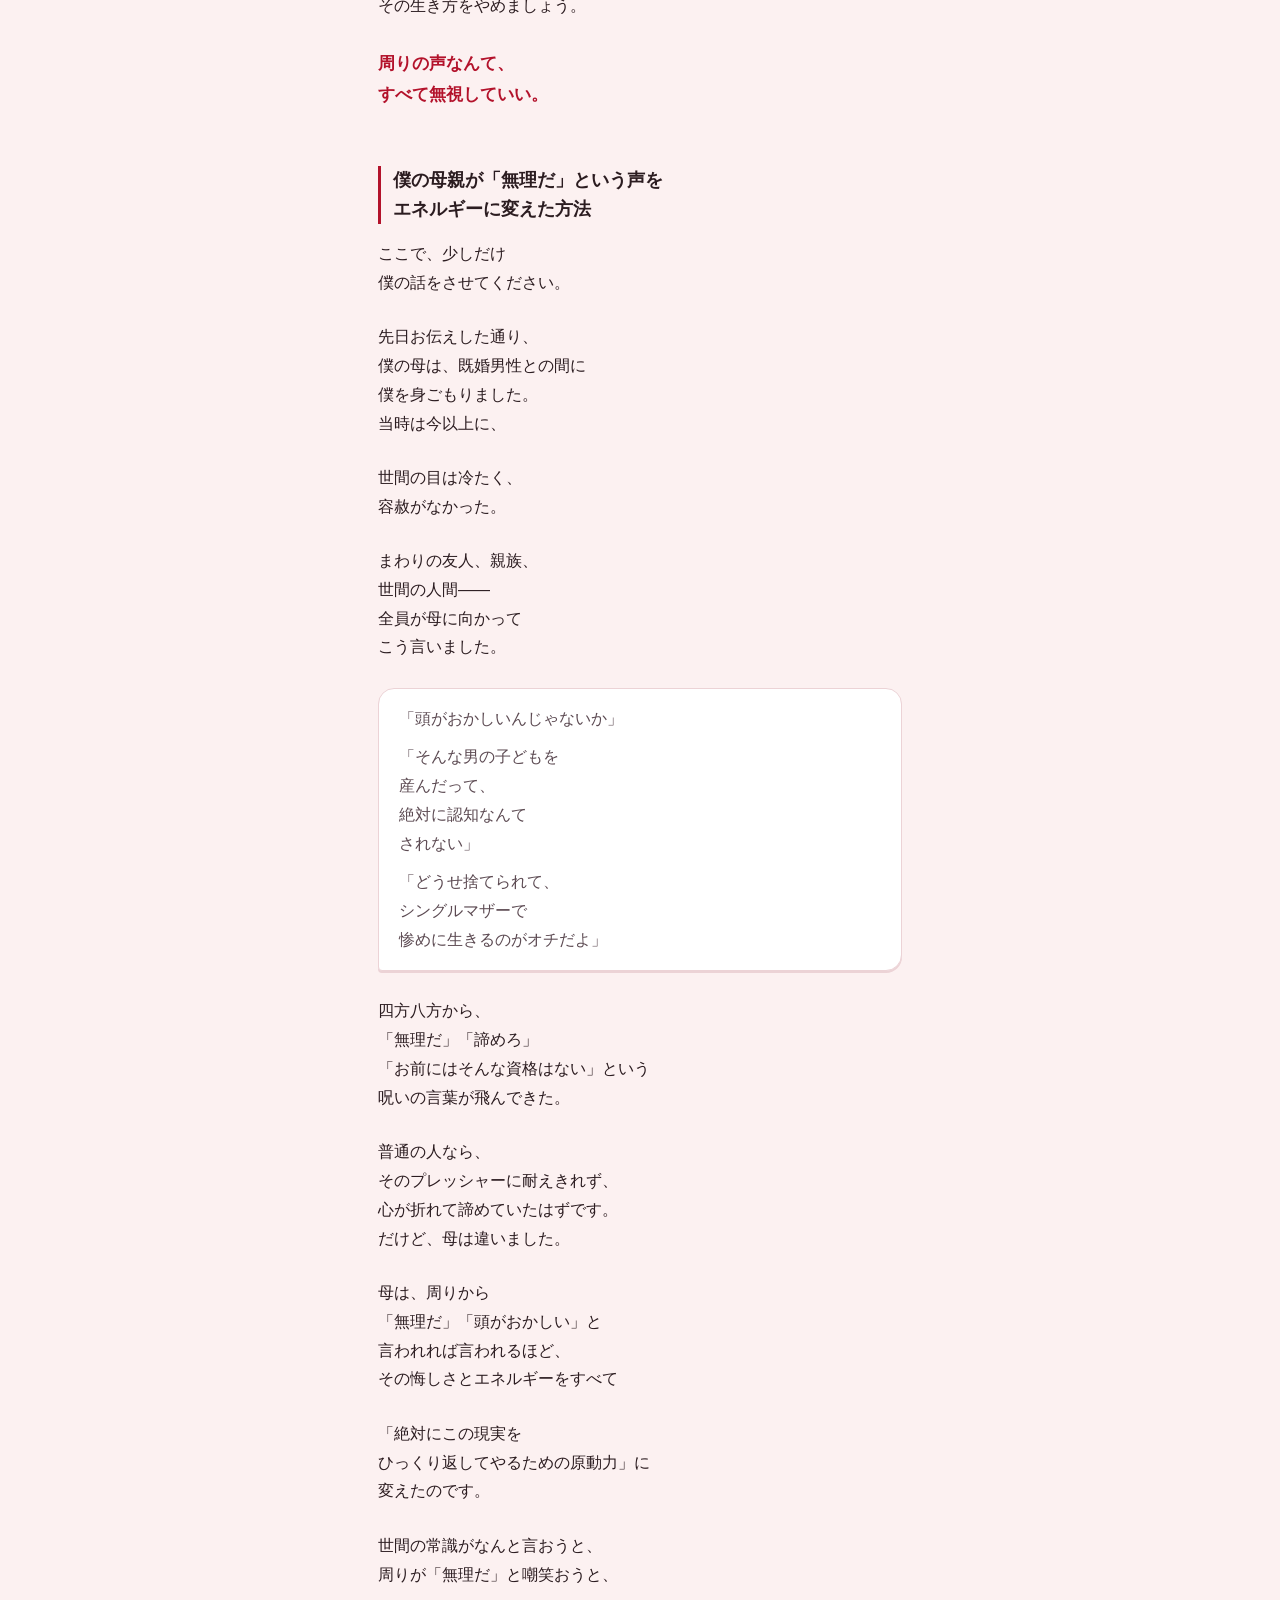
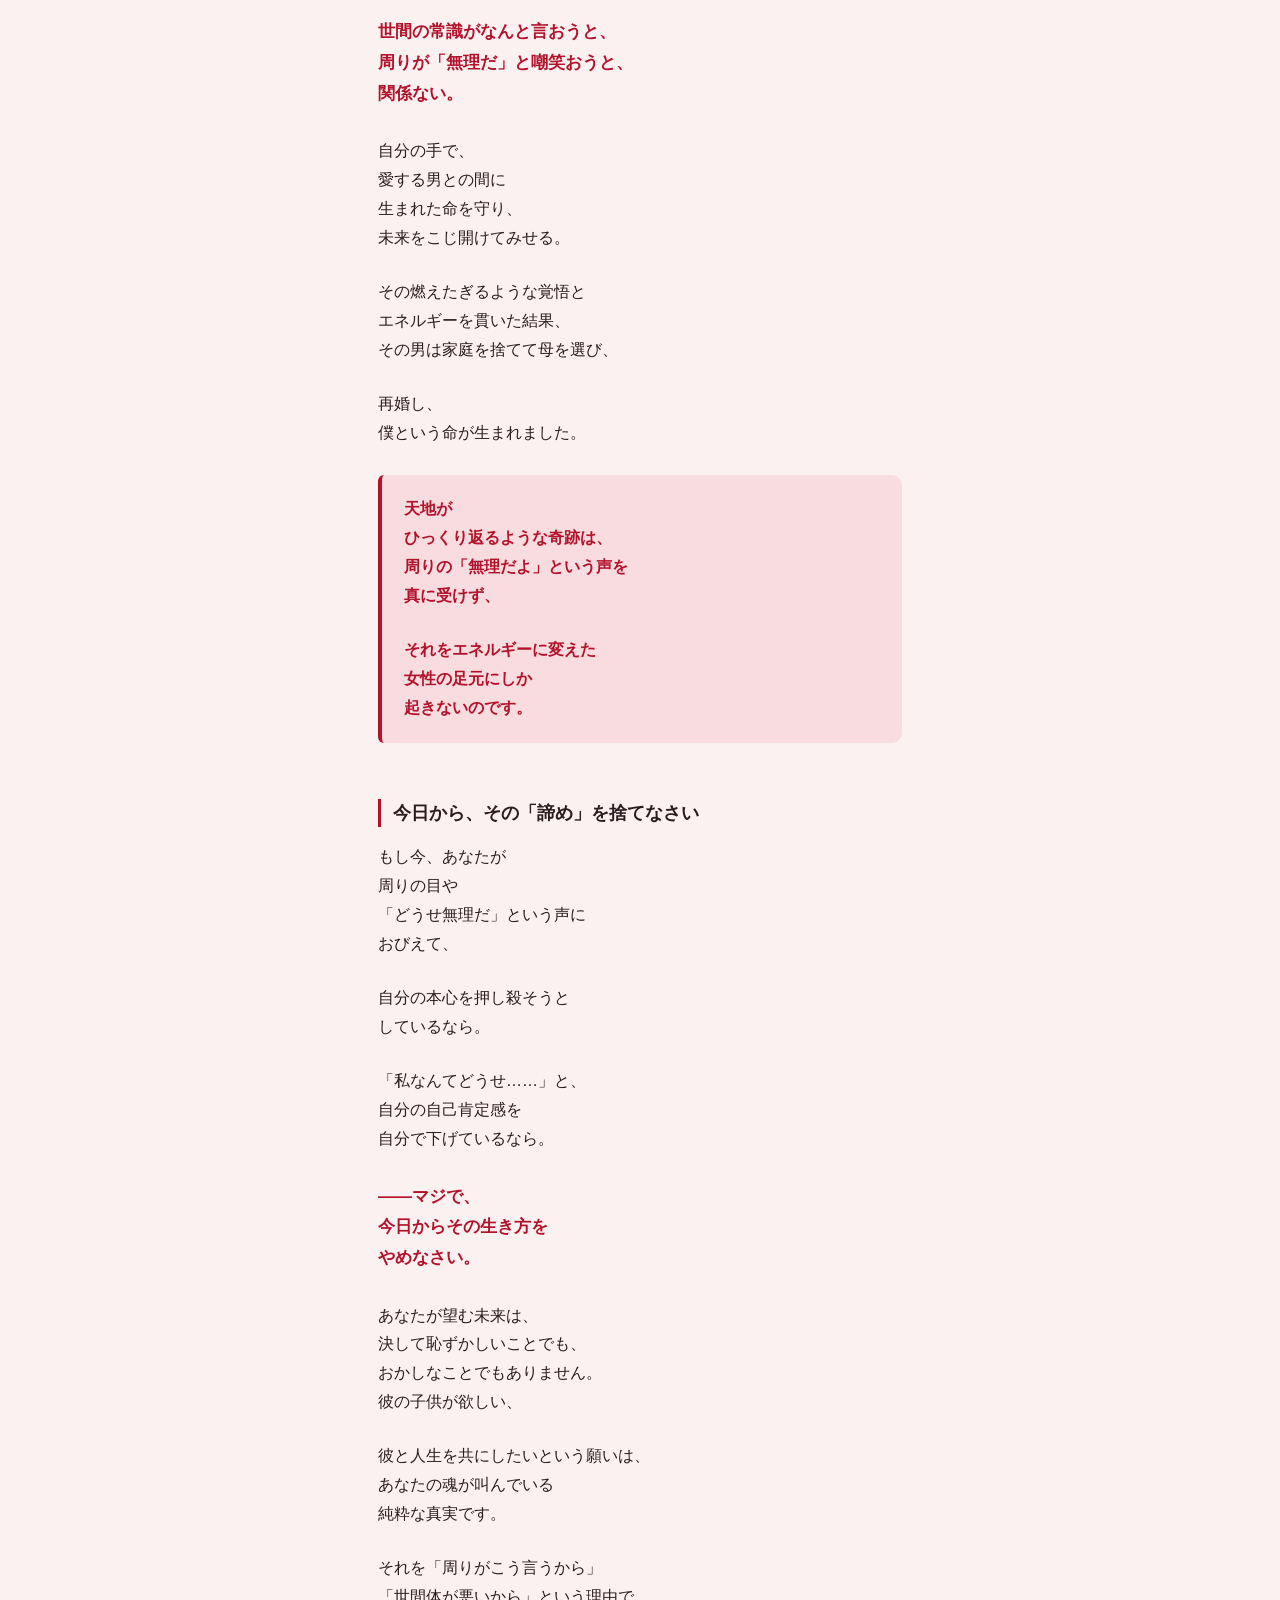
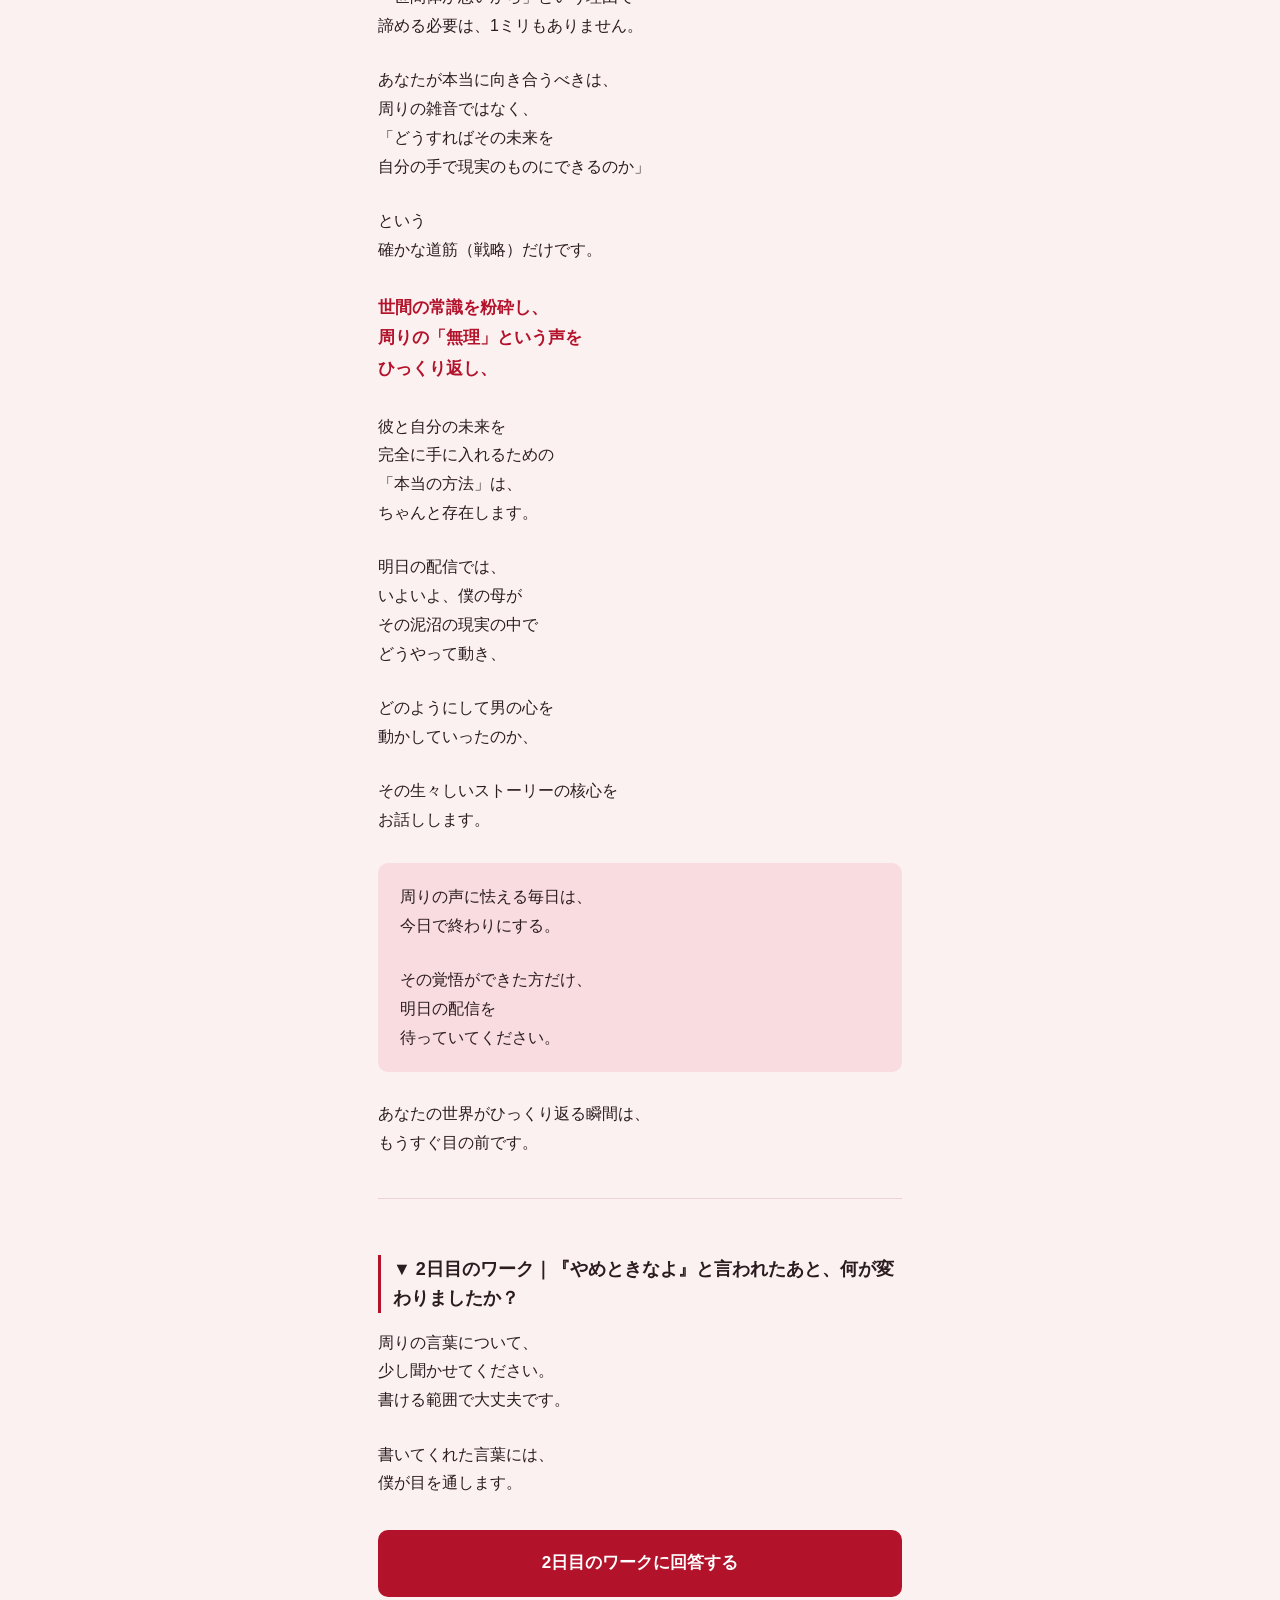
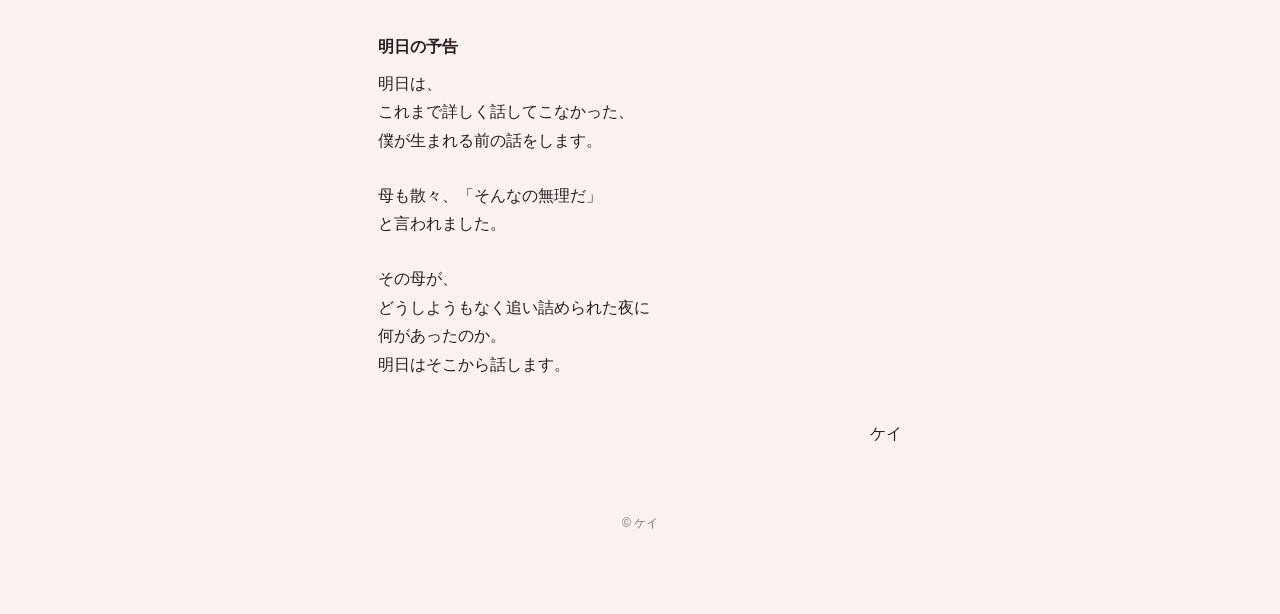
<file: kei-day2.html>
<!doctype html>
<html lang="ja">
<head>
<meta charset="utf-8">
<meta name="viewport" content="width=device-width,initial-scale=1">
<meta name="robots" content="noindex">
<title>「既婚彼の子供なんて無理だよ」と言い放つ奴らの声が、あなたの未来を殺している</title>
<link rel="stylesheet" href="assets/style.css?v=5">
</head>
<body>
<div class="wrap">

<img class="cover" src="assets/header-day2.jpg" alt="" width="1080" height="900">

<h1 class="sr">「既婚彼の子供なんて<br>無理だよ」と言い放つ<br>奴らの声が、<br>あなたの未来を<br>殺している</h1>

<p>昨日、僕が伝えた<br>
「現実のニュース」を読んで、<br>
胸が締め付けられた方も<br>
多いと思います。</p>

<div class="voice">

<p>「既婚者の彼との間に<br>
子どもを望むこと」</p>

<p>「彼の遺伝子を残し、<br>
彼との未来を<br>
自分のものにしたいと<br>
願うこと」</p>

</div>

<p>それを心に秘めた瞬間から、<br>
世間は冷たい目で<br>
あなたを裁こうとします。</p>

<p>友達に相談すれば、<br>
「そんなのやめときなよ、<br>
傷つくだけだよ」と言われる。</p>

<p>ネットを開けば、</p>

<div class="voice">

<p>「不倫の子供なんて<br>
不幸になるに決まっている」<br>
「どうせ愛人止まりで<br>
捨てられる」</p>

</div>

<p>という心無い言葉があふれている。</p>

<p>夜、一人でスマホの画面を<br>
見つめながら、</p>

<div class="voice">

<p>「私なんて、<br>
やっぱり我慢しなきゃ<br>
いけない存在なんだ……」</p>

<p>「どうせ私みたいな人間が、<br>
彼との未来なんて<br>
望んじゃいけなかったんだ……」</p>

</div>

<p>そんな風に、<br>
自分で自分の心を責め、<br>
自己肯定感をすり減らして<br>
いませんか？</p>

<p>今日、あなたに<br>
一番伝えたいことがあります。</p>

<p>あなたが今、<br>
これほどまでに苦しみ、<br>
未来が見えなくなっている原因は、</p>

<p>あなたの願いが<br>
間違っているからでも、</p>

<p>あなたの人間性が<br>
足りないからでも<br>
ありません。</p>

<p>真犯人は他にいます。</p>

<div class="box key">

<p>それは、あなたの耳に<br>
こびりつき、</p>

<p>心を蝕んでいる<br>
「『どうせ無理だよ』と<br>
決めつけてくる世間の常識と、<br>
周りの雑音」です。</p>

</div>

<h2>夢を諦めさせる<br>「周りの声」という名の呪い</h2>

<p>人間は、自分が本当に大切なもの<br>
（既婚彼の子供が欲しい、<br>
彼と生きていきたいという本心）を<br>
抱えた時、</p>

<p>その思いが強ければ強いほど、<br>
周囲の目が怖くなります。</p>

<div class="voice">

<p>「そんなことしたら、<br>
周りからなんて言われるだろう」<br>
「常識のない女だと<br>
思われるかもしれない」</p>

<p>「どうせ私なんかには、<br>
そんな大きな幸せを<br>
手に入れる資格はないんだ」</p>

</div>

<p>そうやって、他人の目を恐れ、<br>
周りの「無理だよ」という声に<br>
怯え、</p>

<p>気づかないうちに<br>
自分自身の自己肯定感を<br>
ボロボロに破壊してしまっている。</p>

<p>そして、あなたを<br>
一番苦しめているのは誰でしょうか？</p>

<p>――実は、彼でも、<br>
奥さんでもありません。</p>

<div class="box key">

<p>「あなた自身が、<br>
周りの雑音に屈して、<br>
自分の可能性にフタを<br>
してしまっていること」。</p>

</div>

<p>これこそが、あなたを<br>
日陰の女に閉じ込めている<br>
最大の敵なのです。</p>

<p>世間の人間は勝手なことを言います。</p>

<div class="voice">

<p>「既婚者の恋なんて<br>
実るわけがない」<br>
「子供なんて産んだら<br>
路頭に迷う」</p>

<p>「おとなしく<br>
普通の恋愛をしておきなよ」</p>

</div>

<p class="key">ふざけるな、と言いたい。</p>

<p>彼女たちは、<br>
あなたの人生の責任を<br>
取ってくれるわけでもなければ、</p>

<p>あなたの孤独を<br>
埋めてくれるわけでもありません。</p>

<p>ただ安全な場所から、<br>
他人の恋を石ころのように<br>
叩いているだけです。</p>

<p>その「どうせ無理」という<br>
周りの声や世間の呪いに毒されて、<br>
あなた自身のエネルギーが<br>
枯れ果ててしまっているからこそ、</p>

<p>本来持っているはずの輝きや、<br>
未来を切り拓く力が<br>
奪われているのです。</p>

<p>だから、今日から<br>
その生き方をやめましょう。</p>

<p class="key">周りの声なんて、<br>すべて無視していい。</p>

<h2>僕の母親が「無理だ」という声を<br>エネルギーに変えた方法</h2>

<p>ここで、少しだけ<br>
僕の話をさせてください。</p>

<p>先日お伝えした通り、<br>
僕の母は、既婚男性との間に<br>
僕を身ごもりました。<br>
当時は今以上に、</p>

<p>世間の目は冷たく、<br>
容赦がなかった。</p>

<p>まわりの友人、親族、<br>
世間の人間――<br>
全員が母に向かって<br>
こう言いました。</p>

<div class="voice">

<p>「頭がおかしいんじゃないか」</p>

<p>「そんな男の子どもを<br>
産んだって、<br>
絶対に認知なんて<br>
されない」</p>

<p>「どうせ捨てられて、<br>
シングルマザーで<br>
惨めに生きるのがオチだよ」</p>

</div>

<p>四方八方から、<br>
「無理だ」「諦めろ」<br>
「お前にはそんな資格はない」という<br>
呪いの言葉が飛んできた。</p>

<p>普通の人なら、<br>
そのプレッシャーに耐えきれず、<br>
心が折れて諦めていたはずです。<br>
だけど、母は違いました。</p>

<p>母は、周りから<br>
「無理だ」「頭がおかしい」と<br>
言われれば言われるほど、<br>
その悔しさとエネルギーをすべて</p>

<p>「絶対にこの現実を<br>
ひっくり返してやるための原動力」に<br>
変えたのです。</p>

<p>世間の常識がなんと言おうと、<br>
周りが「無理だ」と嘲笑おうと、</p>

<p class="key">世間の常識がなんと言おうと、<br>周りが「無理だ」と嘲笑おうと、<br>関係ない。</p>

<p>自分の手で、<br>
愛する男との間に<br>
生まれた命を守り、<br>
未来をこじ開けてみせる。</p>

<p>その燃えたぎるような覚悟と<br>
エネルギーを貫いた結果、<br>
その男は家庭を捨てて母を選び、</p>

<p>再婚し、<br>
僕という命が生まれました。</p>

<div class="box key">

<p>天地が<br>
ひっくり返るような奇跡は、<br>
周りの「無理だよ」という声を<br>
真に受けず、</p>

<p>それをエネルギーに変えた<br>
女性の足元にしか<br>
起きないのです。</p>

</div>

<h2>今日から、その「諦め」を捨てなさい</h2>

<p>もし今、あなたが<br>
周りの目や<br>
「どうせ無理だ」という声に<br>
おびえて、</p>

<p>自分の本心を押し殺そうと<br>
しているなら。</p>

<p>「私なんてどうせ……」と、<br>
自分の自己肯定感を<br>
自分で下げているなら。</p>

<p class="key">――マジで、<br>今日からその生き方を<br>やめなさい。</p>

<p>あなたが望む未来は、<br>
決して恥ずかしいことでも、<br>
おかしなことでもありません。<br>
彼の子供が欲しい、</p>

<p>彼と人生を共にしたいという願いは、<br>
あなたの魂が叫んでいる<br>
純粋な真実です。</p>

<p>それを「周りがこう言うから」<br>
「世間体が悪いから」という理由で<br>
諦める必要は、1ミリもありません。</p>

<p>あなたが本当に向き合うべきは、<br>
周りの雑音ではなく、<br>
「どうすればその未来を<br>
自分の手で現実のものにできるのか」</p>

<p>という<br>
確かな道筋（戦略）だけです。</p>

<p class="key">世間の常識を粉砕し、<br>周りの「無理」という声を<br>ひっくり返し、</p>

<p>彼と自分の未来を<br>
完全に手に入れるための<br>
「本当の方法」は、<br>
ちゃんと存在します。</p>

<p>明日の配信では、<br>
いよいよ、僕の母が<br>
その泥沼の現実の中で<br>
どうやって動き、</p>

<p>どのようにして男の心を<br>
動かしていったのか、</p>

<p>その生々しいストーリーの核心を<br>
お話しします。</p>

<div class="box">

<p>周りの声に怯える毎日は、<br>
今日で終わりにする。</p>

<p>その覚悟ができた方だけ、<br>
明日の配信を<br>
待っていてください。</p>

</div>

<p>あなたの世界がひっくり返る瞬間は、<br>
もうすぐ目の前です。</p>

<hr>

<h2>▼ 2日目のワーク｜『やめときなよ』と言われたあと、何が変わりましたか？</h2>

<p>周りの言葉について、<br>
少し聞かせてください。<br>
書ける範囲で大丈夫です。</p>

<p>書いてくれた言葉には、<br>
僕が目を通します。</p>

<a class="btn" href="https://liff.line.me/2012444435-QhR3Y0SH?page=form&amp;id=d40276c6-7113-4e12-a160-85b3ee333b27">2日目のワークに回答する</a>

<p class="rule">明日の予告</p>

<p>明日は、<br>
これまで詳しく話してこなかった、<br>
僕が生まれる前の話をします。</p>

<p>母も散々、「そんなの無理だ」<br>
と言われました。</p>

<p>その母が、<br>
どうしようもなく追い詰められた夜に<br>
何があったのか。<br>
明日はそこから話します。</p>

<p class="sign">ケイ</p>

<div class="foot">© ケイ</div>
</div>
<script src="assets/fit.js"></script>
</body>
</html>
</file>
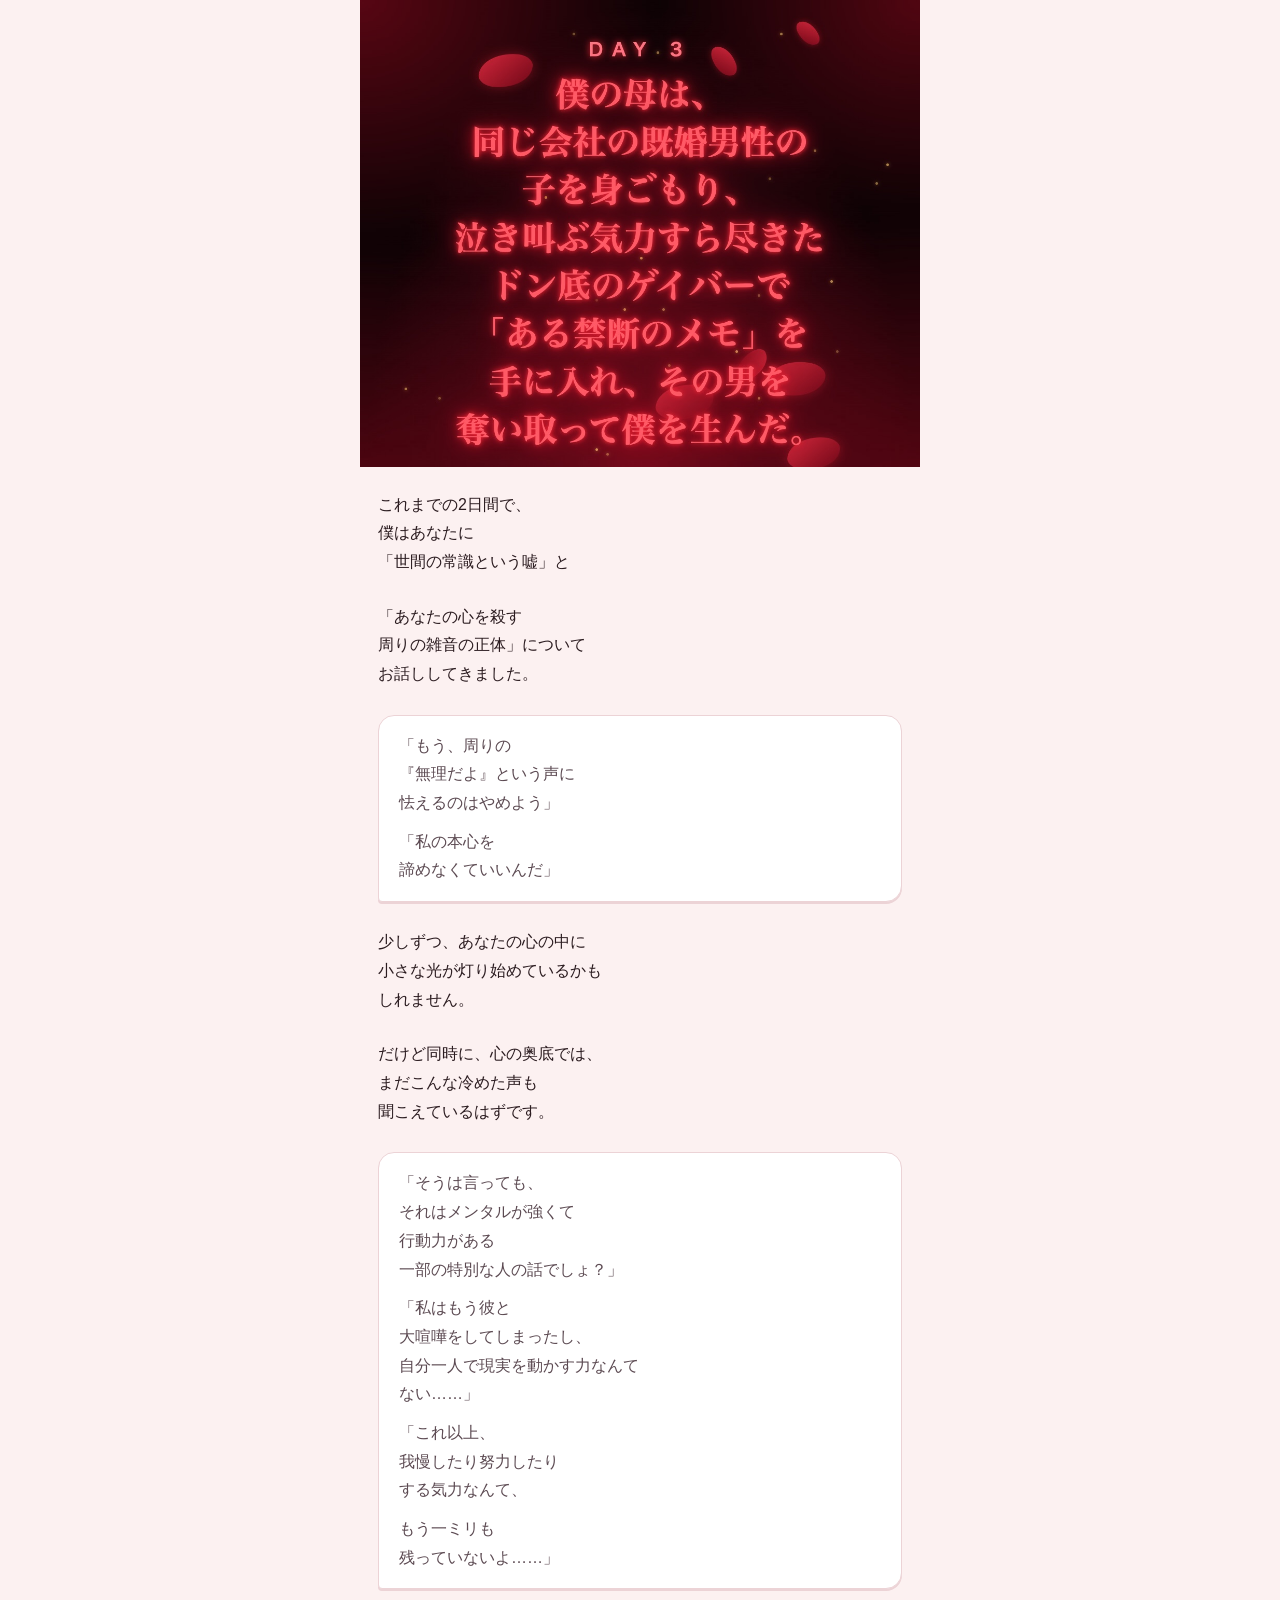
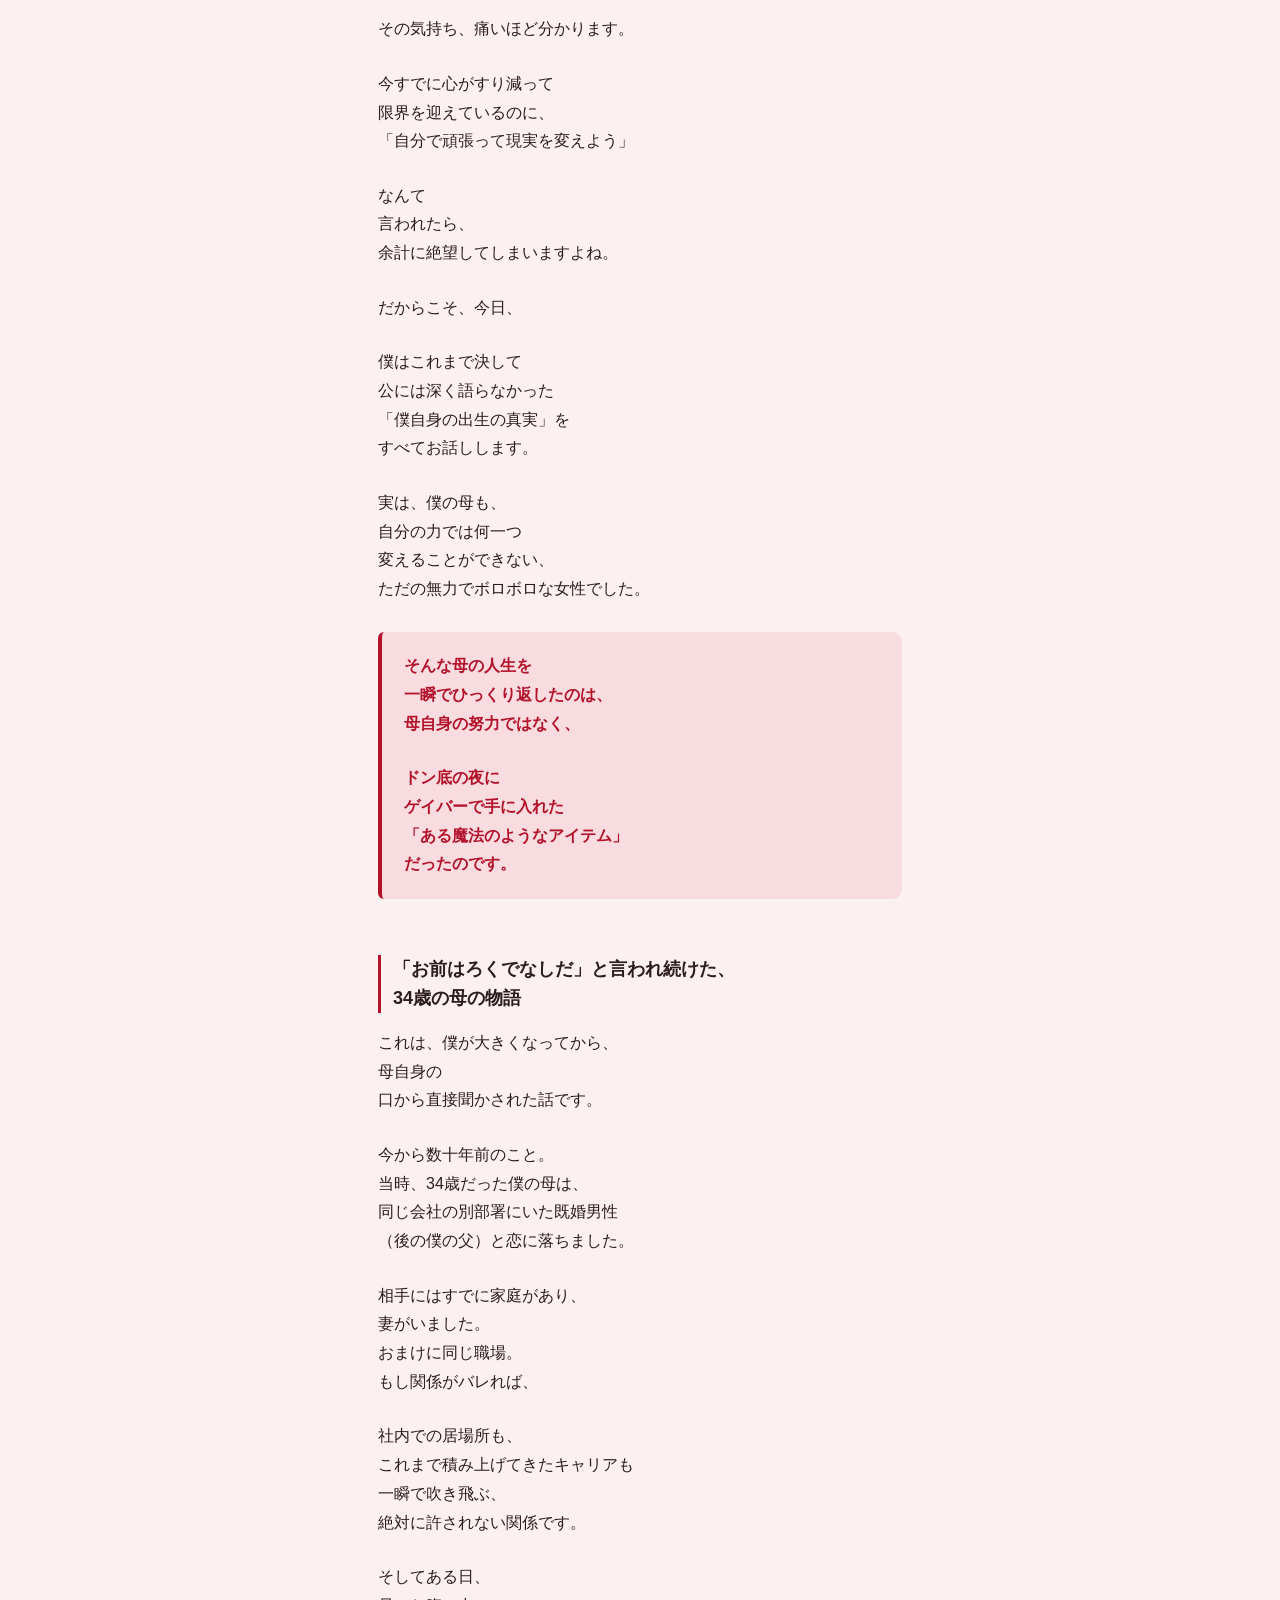
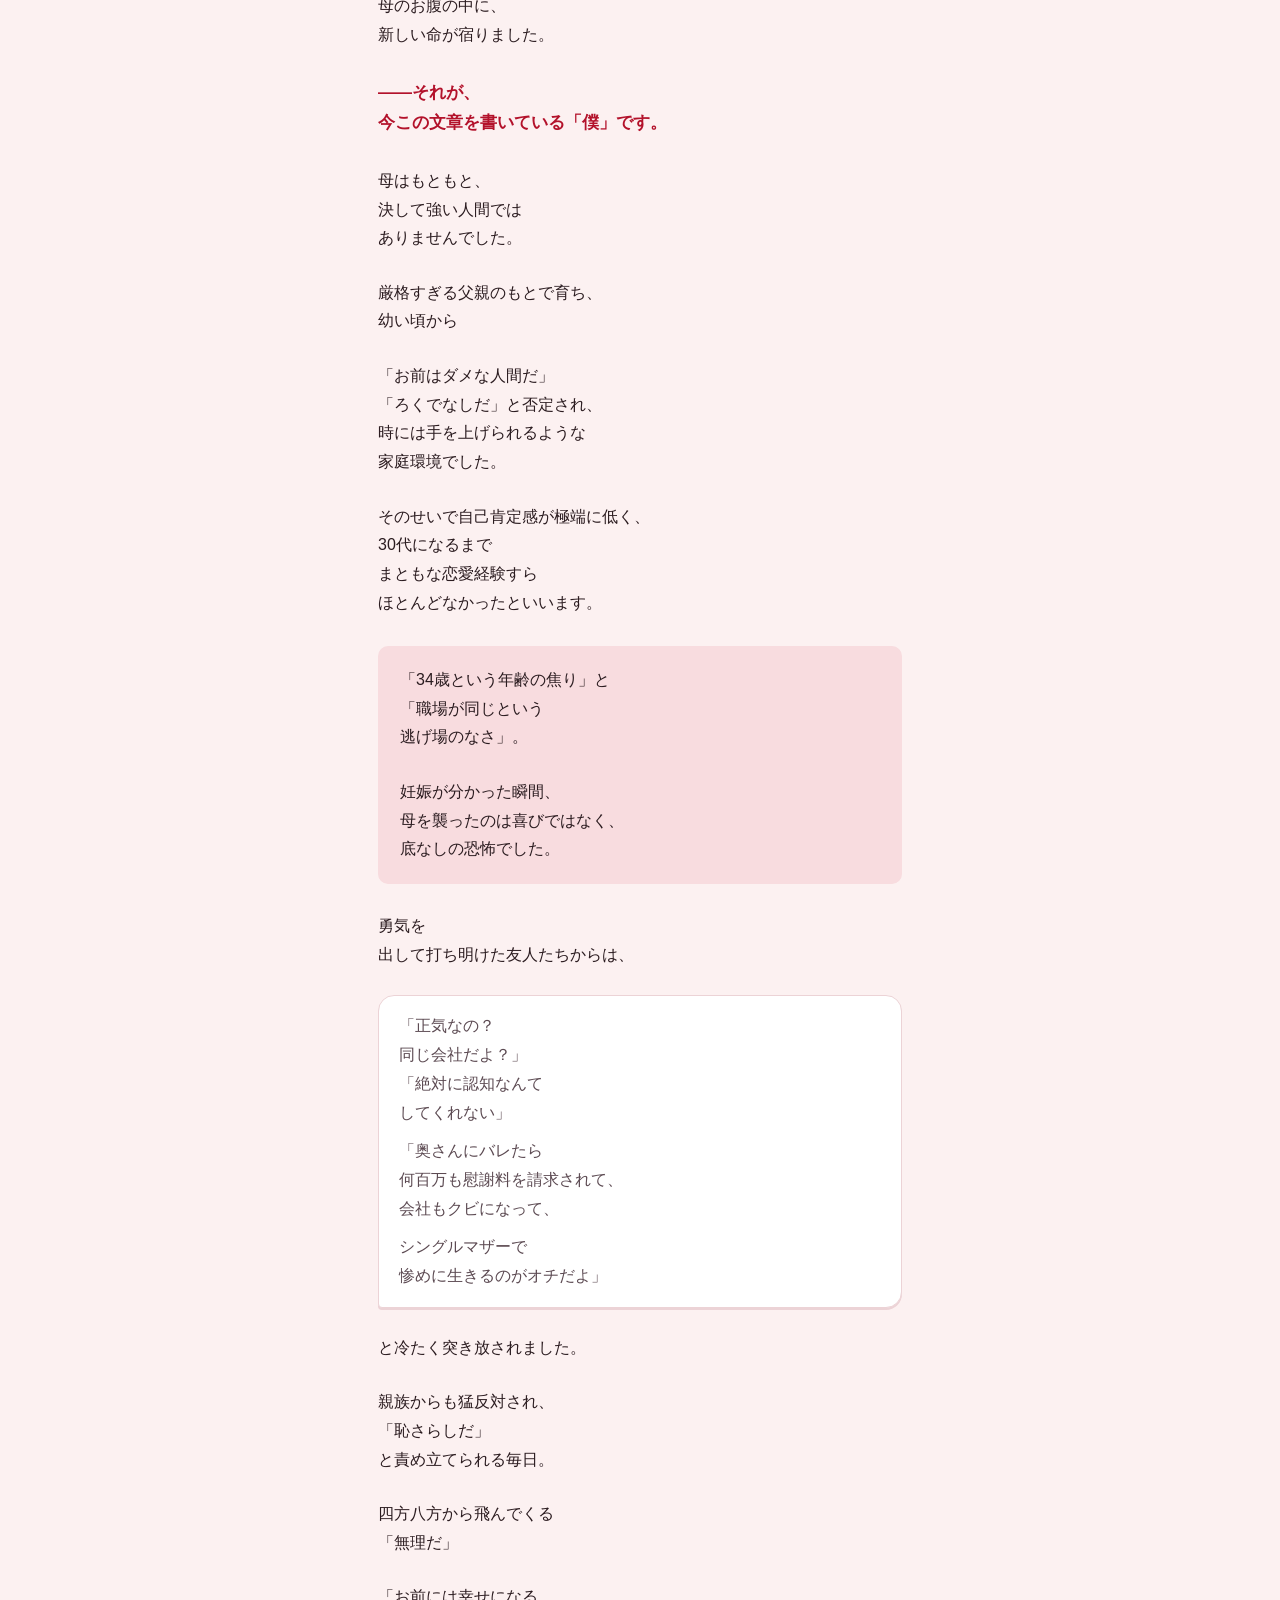
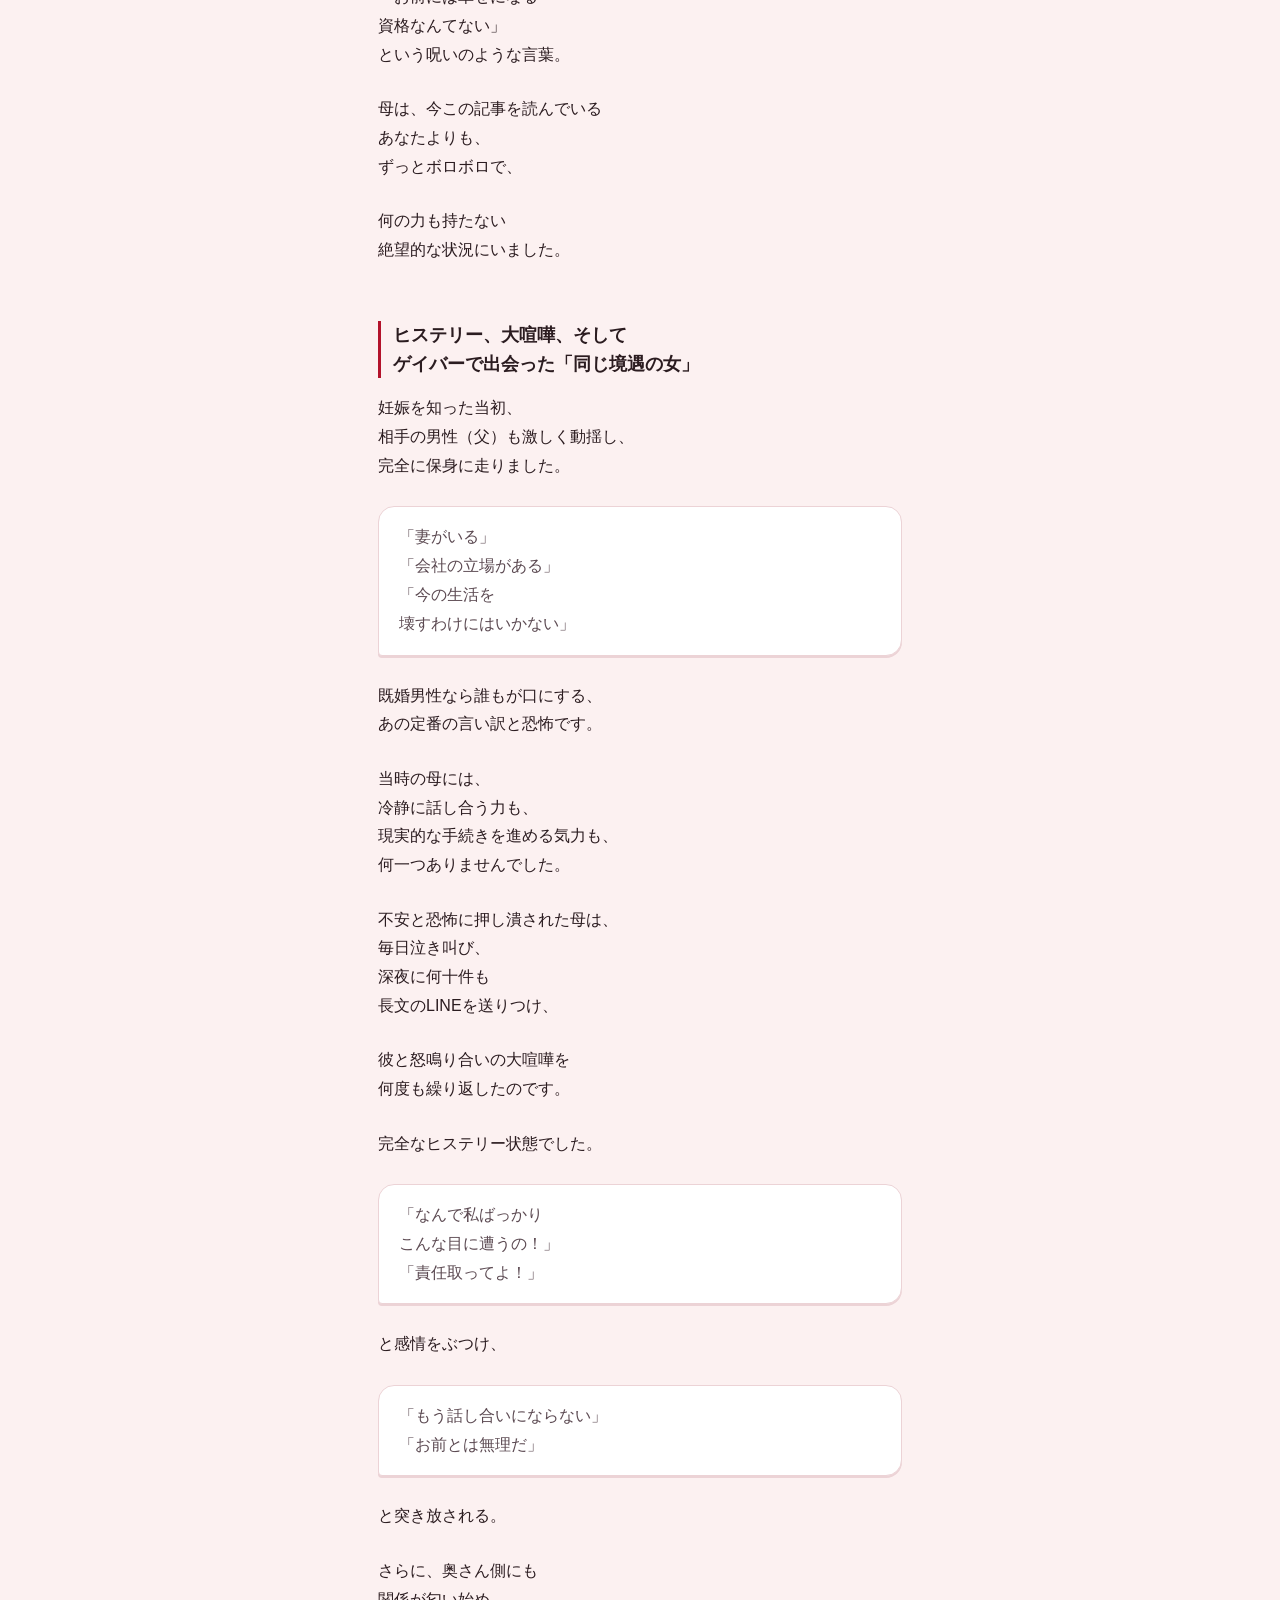
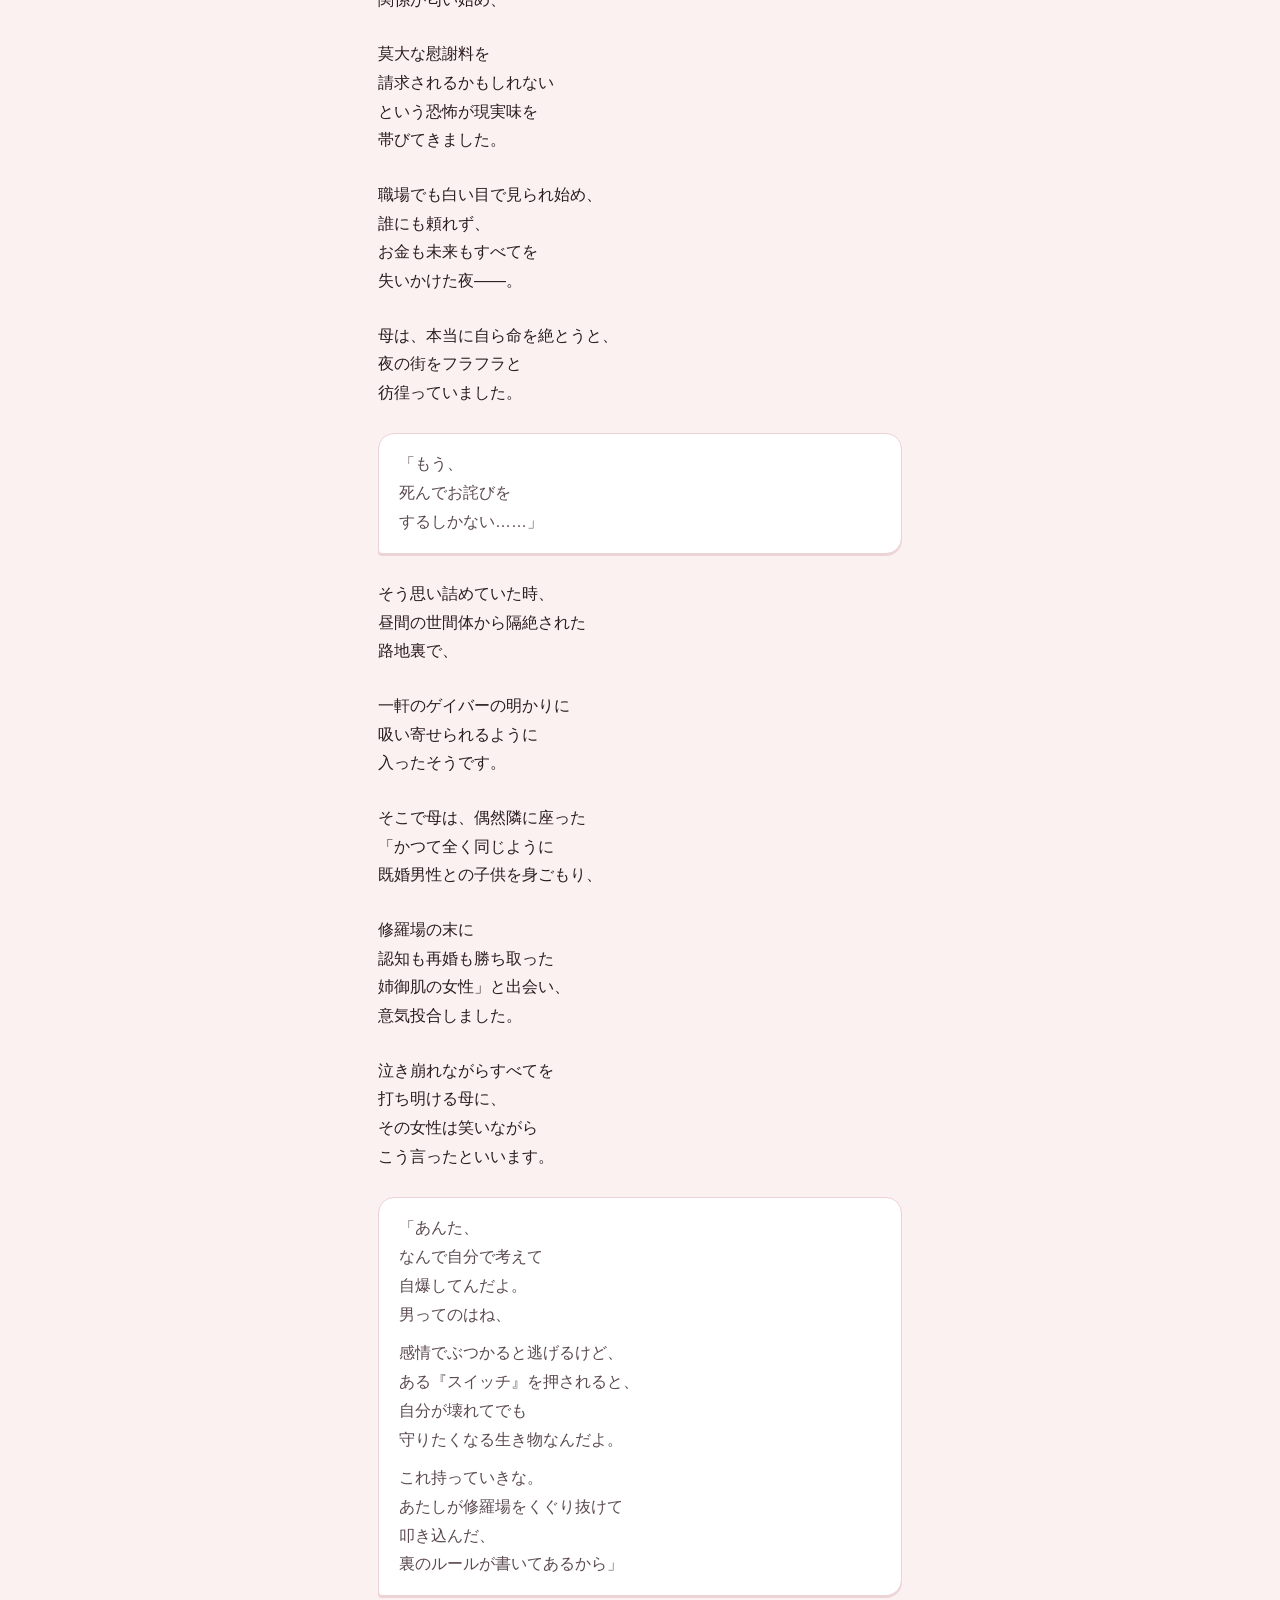
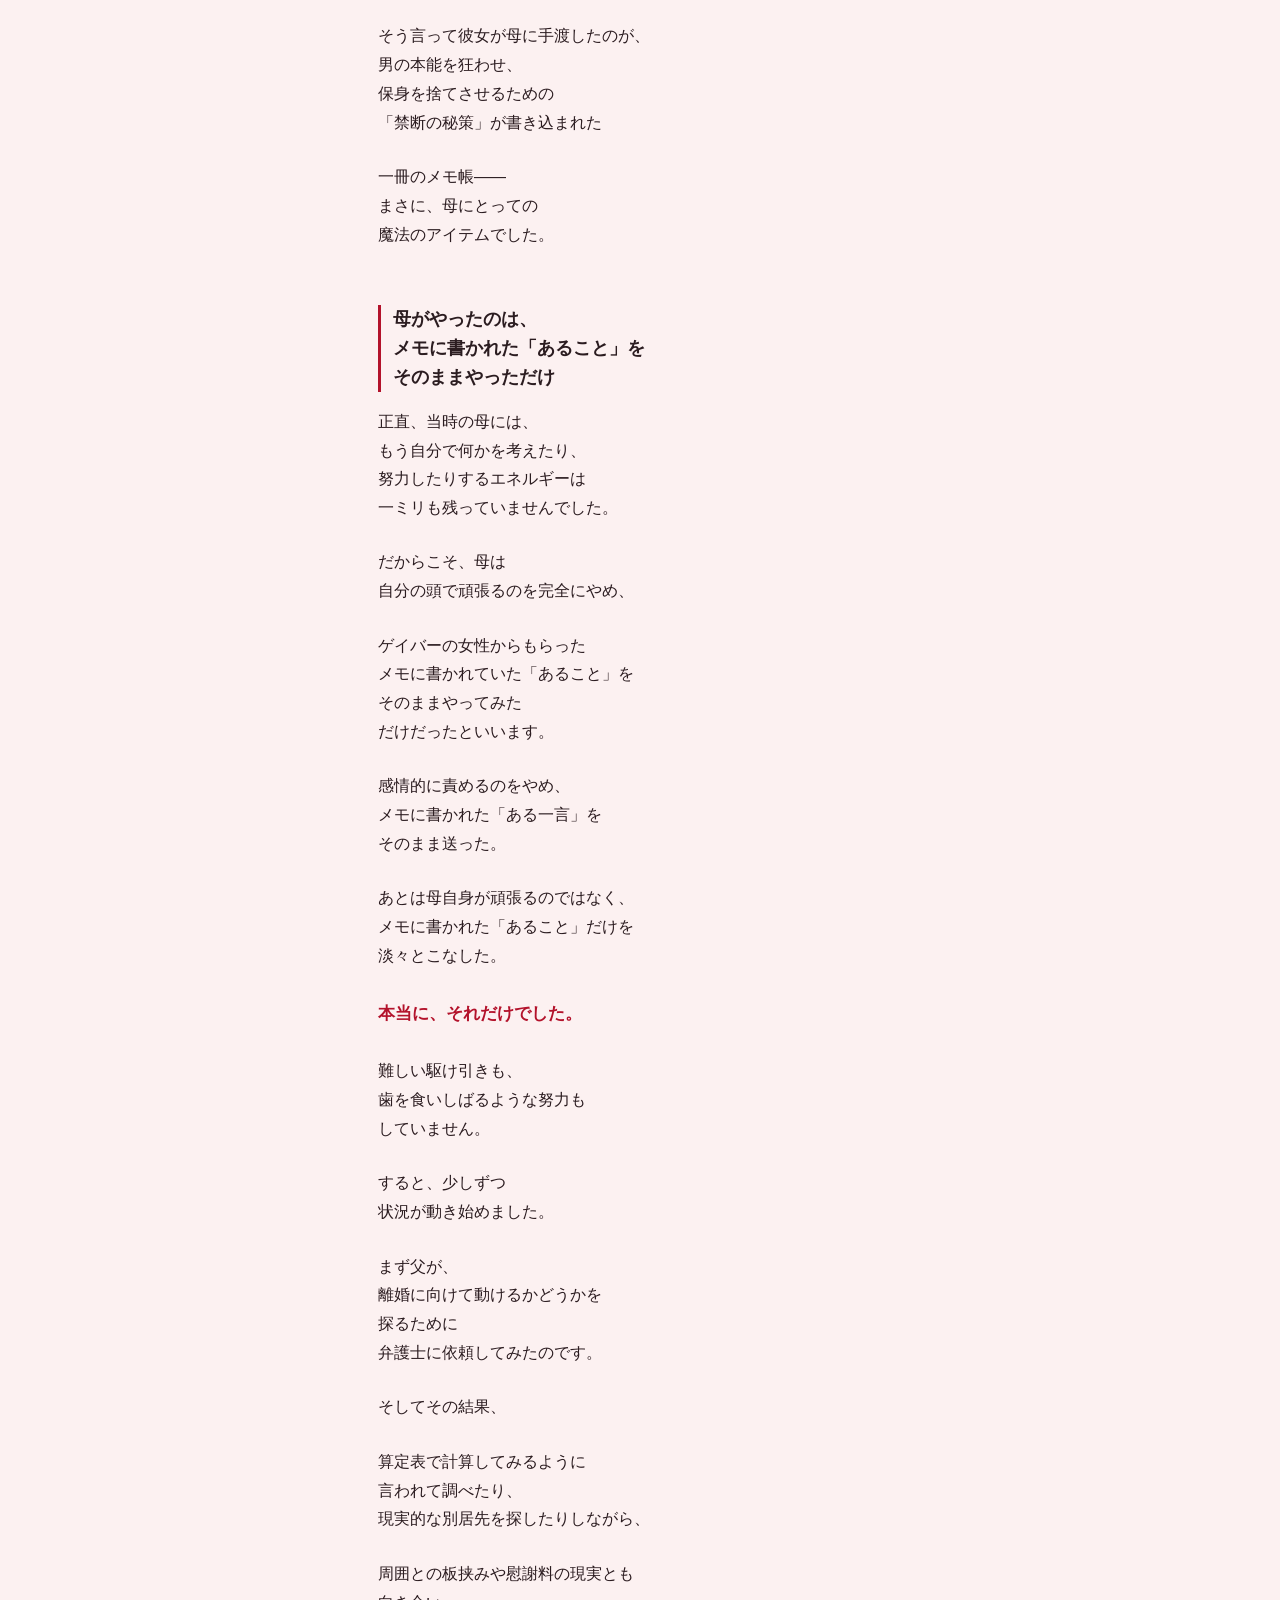
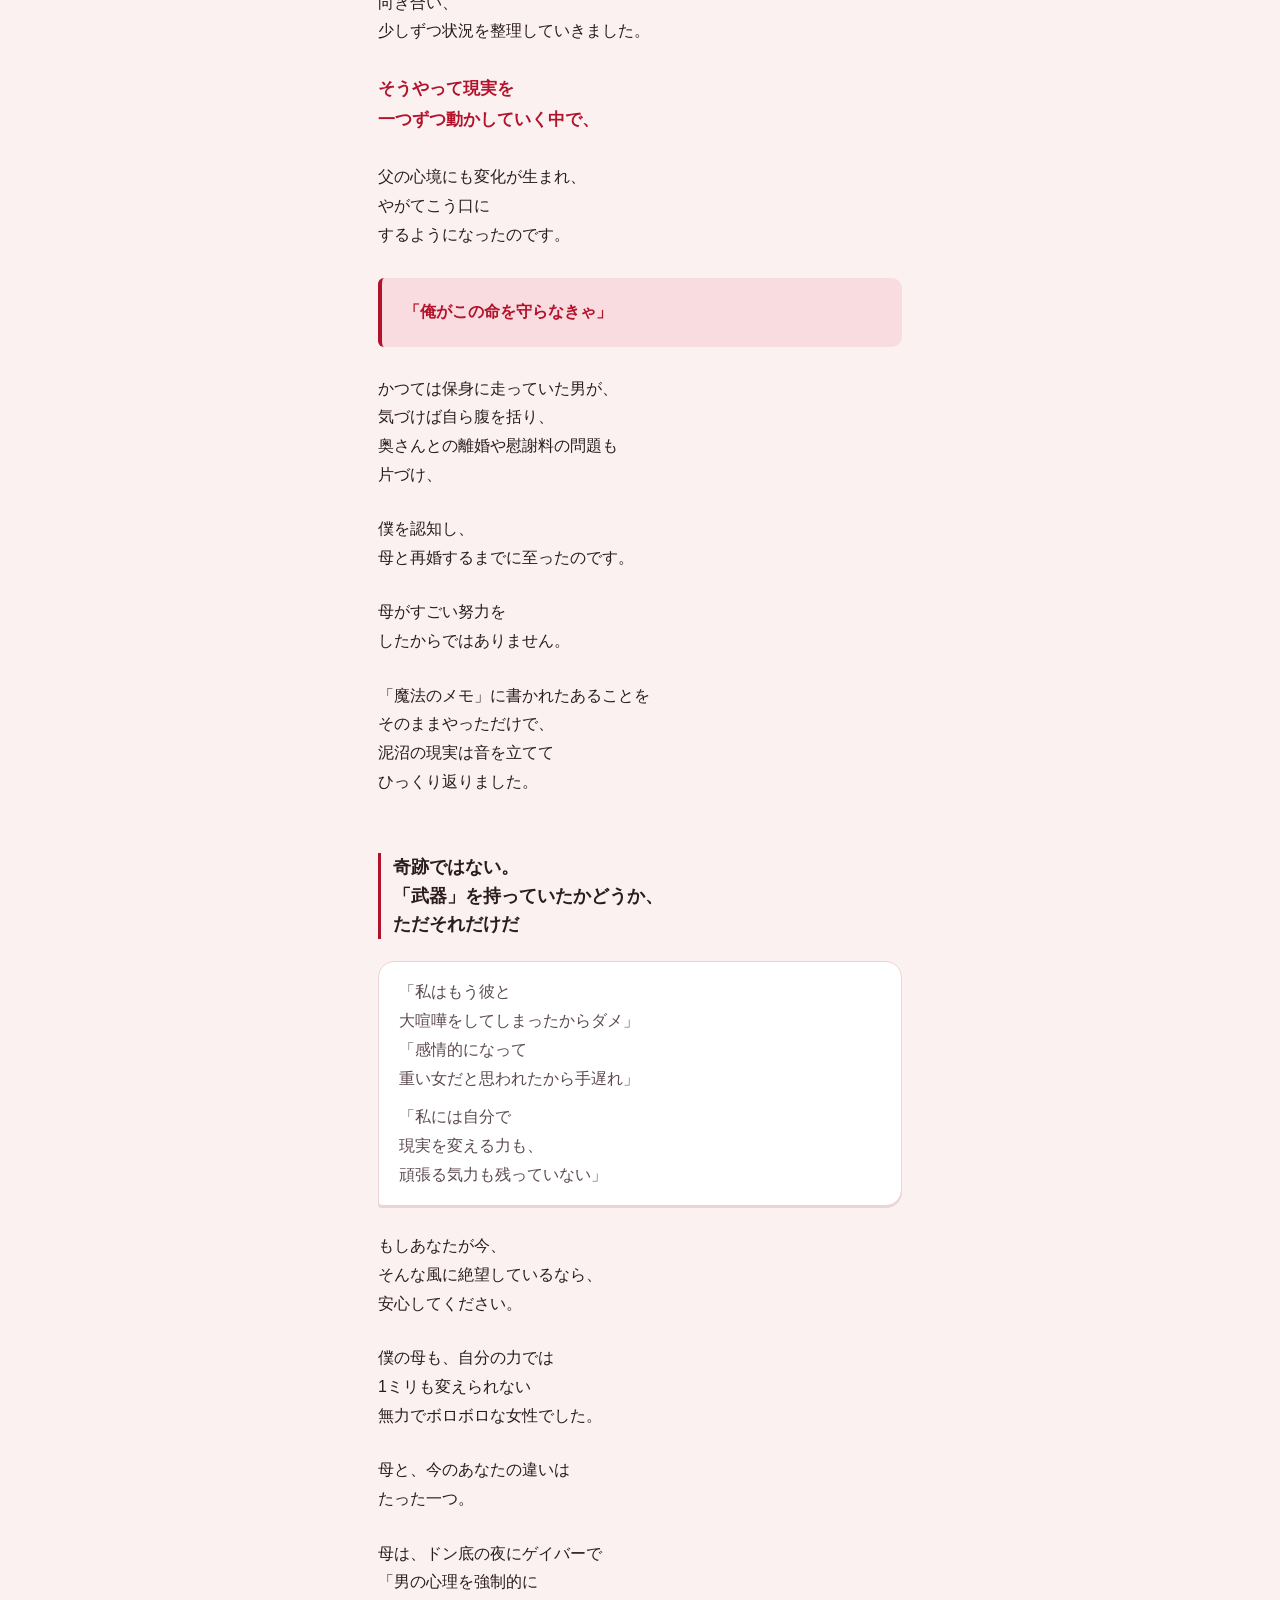
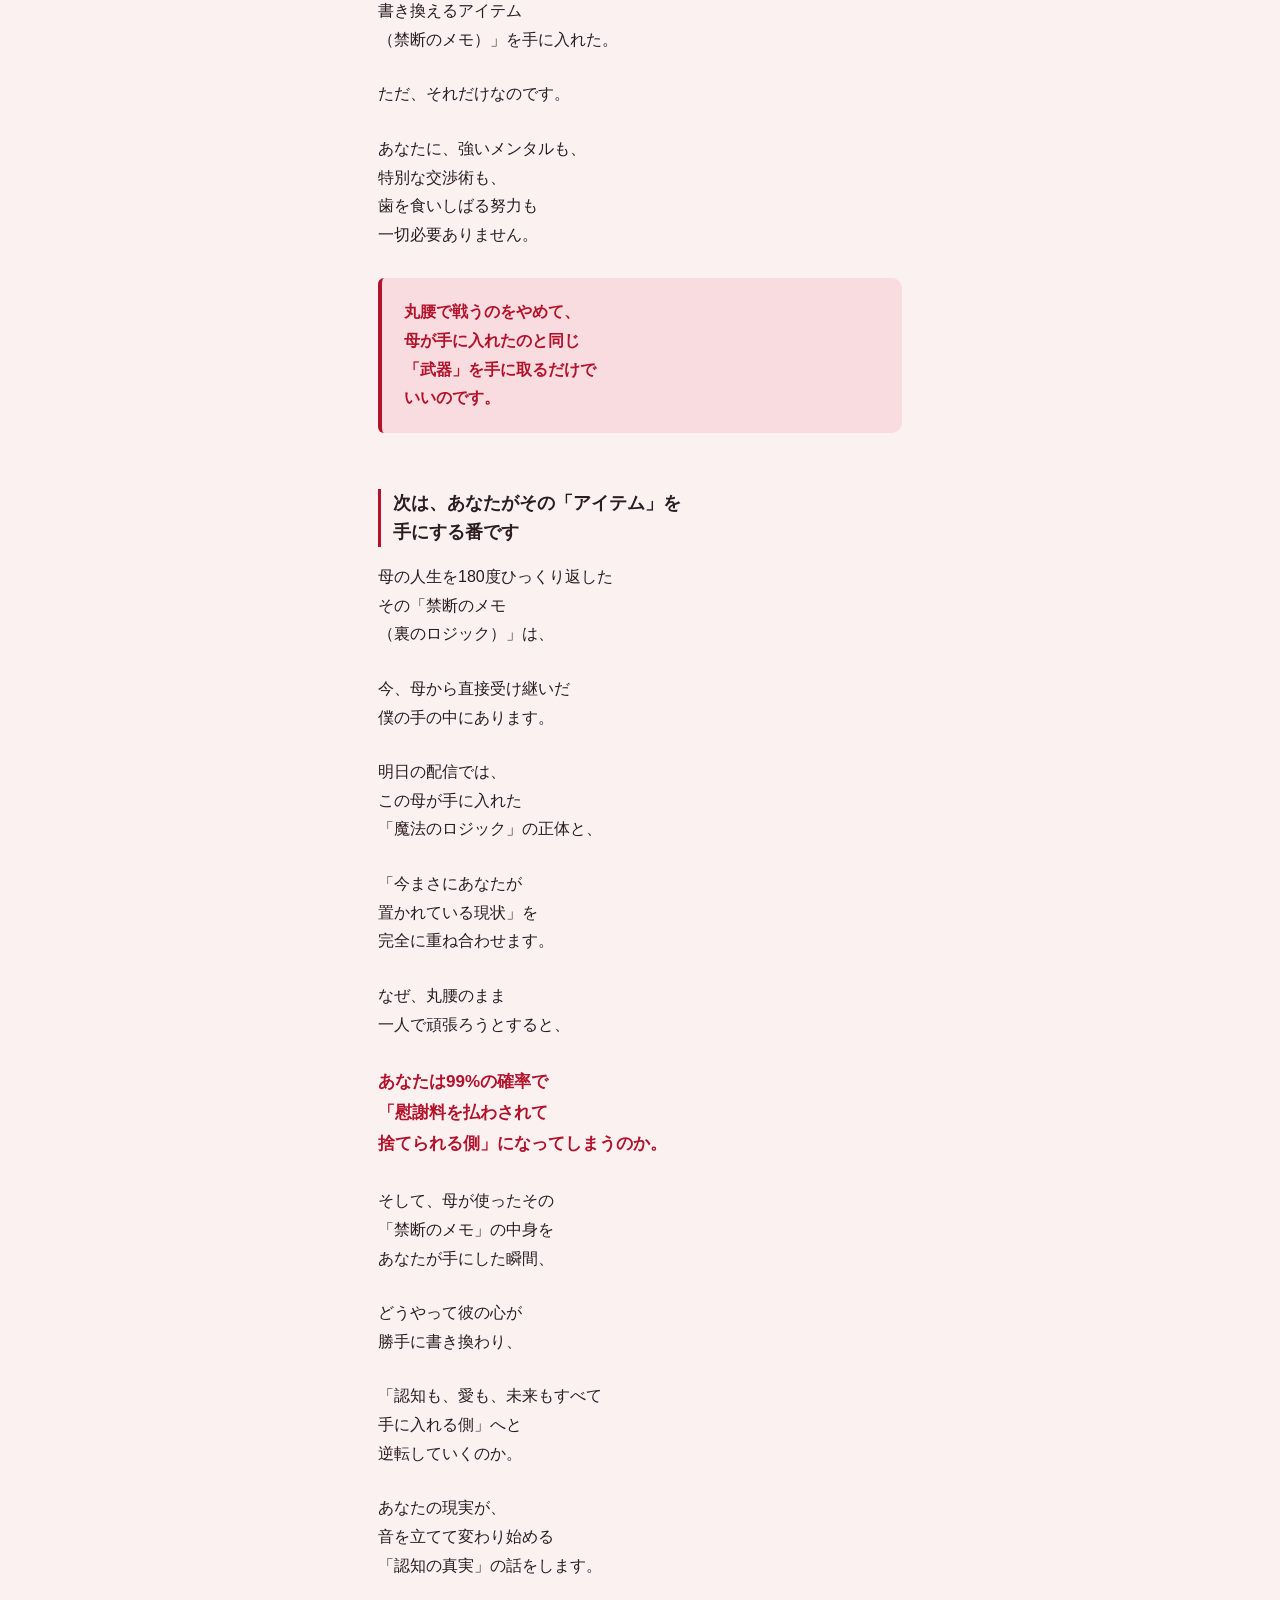
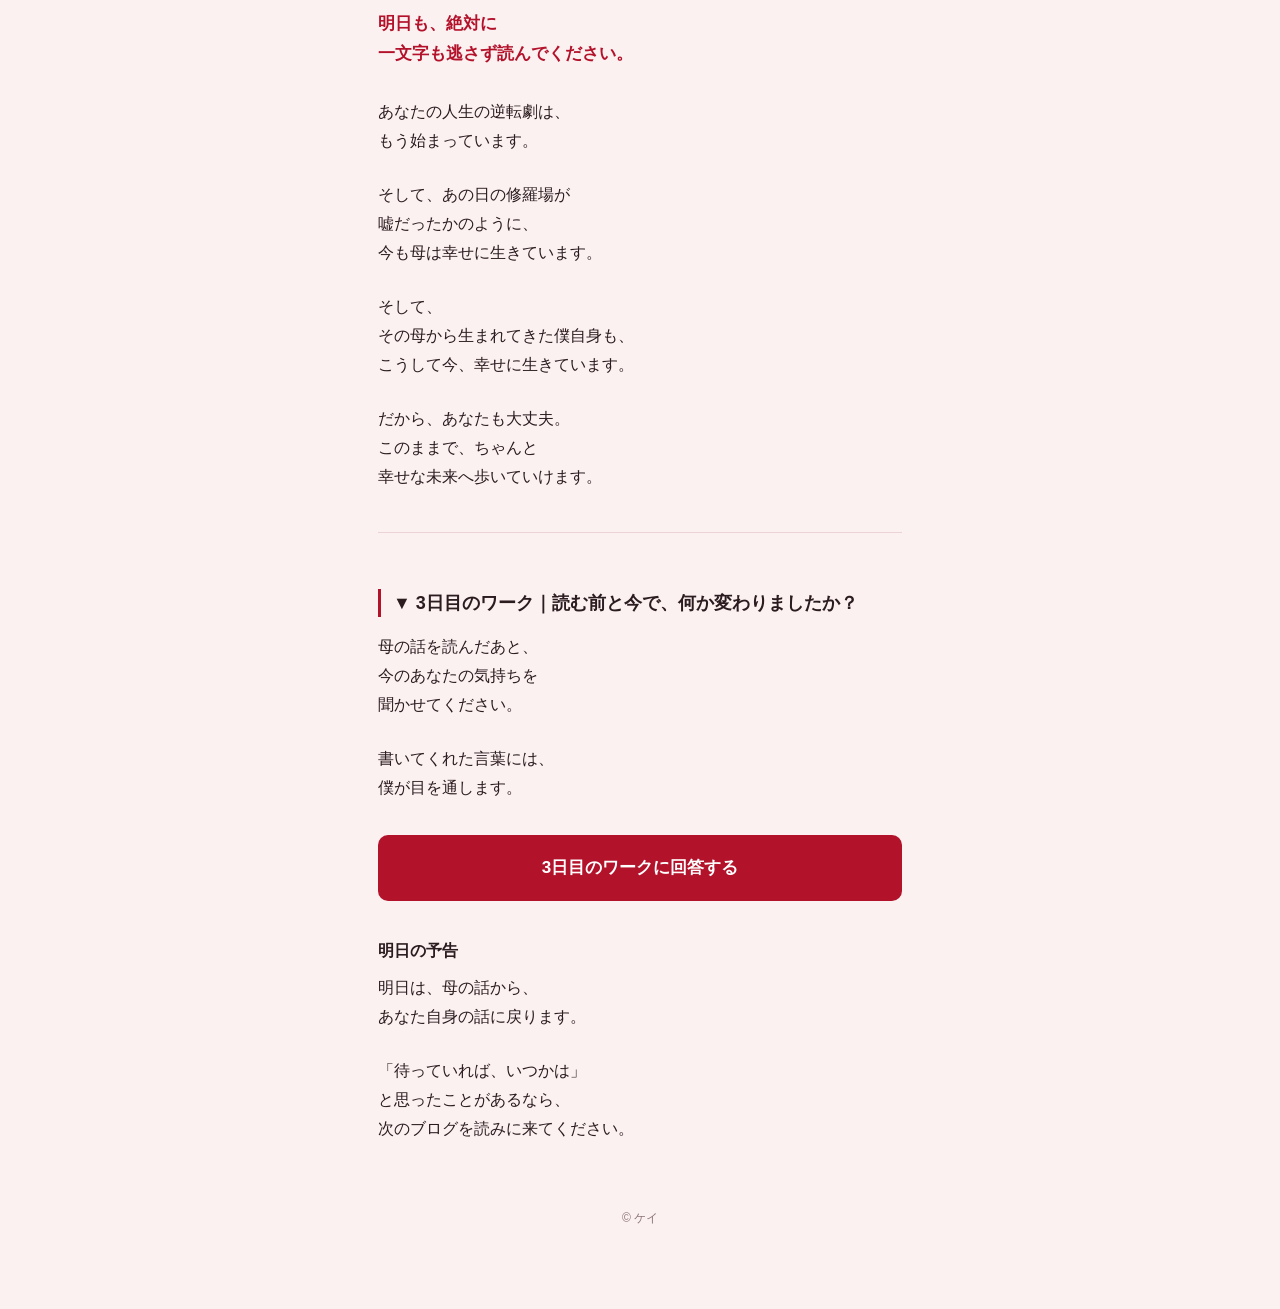
<file: kei-day3.html>
<!doctype html>
<html lang="ja">
<head>
<meta charset="utf-8">
<meta name="viewport" content="width=device-width,initial-scale=1">
<meta name="robots" content="noindex">
<title>僕の母は、同じ会社の既婚男性の子を身ごもり、泣き叫ぶ気力すら尽きたドン底のゲイバーで「ある禁断のメモ」を手に入れ、その男を奪い取って僕を生んだ。</title>
<link rel="stylesheet" href="assets/style.css?v=5">
</head>
<body>
<div class="wrap">

<img class="cover" src="assets/header-day3.jpg" alt="" width="1080" height="900">

<h1 class="sr">僕の母は、<br>同じ会社の既婚男性の<br>子を身ごもり、<br>泣き叫ぶ気力すら尽きた<br>ドン底のゲイバーで<br>「ある禁断のメモ」を<br>手に入れ、その男を<br>奪い取って僕を生んだ。</h1>

<p>これまでの2日間で、<br>
僕はあなたに<br>
「世間の常識という嘘」と</p>

<p>「あなたの心を殺す<br>
周りの雑音の正体」について<br>
お話ししてきました。</p>

<div class="voice">

<p>「もう、周りの<br>
『無理だよ』という声に<br>
怯えるのはやめよう」</p>

<p>「私の本心を<br>
諦めなくていいんだ」</p>

</div>

<p>少しずつ、あなたの心の中に<br>
小さな光が灯り始めているかも<br>
しれません。</p>

<p>だけど同時に、心の奥底では、<br>
まだこんな冷めた声も<br>
聞こえているはずです。</p>

<div class="voice">

<p>「そうは言っても、<br>
それはメンタルが強くて<br>
行動力がある<br>
一部の特別な人の話でしょ？」</p>

<p>「私はもう彼と<br>
大喧嘩をしてしまったし、<br>
自分一人で現実を動かす力なんて<br>
ない……」</p>

<p>「これ以上、<br>
我慢したり努力したり<br>
する気力なんて、</p>

<p>もう一ミリも<br>
残っていないよ……」</p>

</div>

<p>その気持ち、痛いほど分かります。</p>

<p>今すでに心がすり減って<br>
限界を迎えているのに、<br>
「自分で頑張って現実を変えよう」</p>

<p>なんて<br>
言われたら、<br>
余計に絶望してしまいますよね。</p>

<p>だからこそ、今日、</p>

<p>僕はこれまで決して<br>
公には深く語らなかった<br>
「僕自身の出生の真実」を<br>
すべてお話しします。</p>

<p>実は、僕の母も、<br>
自分の力では何一つ<br>
変えることができない、<br>
ただの無力でボロボロな女性でした。</p>

<div class="box key">

<p>そんな母の人生を<br>
一瞬でひっくり返したのは、<br>
母自身の努力ではなく、</p>

<p>ドン底の夜に<br>
ゲイバーで手に入れた<br>
「ある魔法のようなアイテム」<br>
だったのです。</p>

</div>

<h2>「お前はろくでなしだ」と言われ続けた、<br>34歳の母の物語</h2>

<p>これは、僕が大きくなってから、<br>
母自身の<br>
口から直接聞かされた話です。</p>

<p>今から数十年前のこと。<br>
当時、34歳だった僕の母は、<br>
同じ会社の別部署にいた既婚男性<br>
（後の僕の父）と恋に落ちました。</p>

<p>相手にはすでに家庭があり、<br>
妻がいました。<br>
おまけに同じ職場。<br>
もし関係がバレれば、</p>

<p>社内での居場所も、<br>
これまで積み上げてきたキャリアも<br>
一瞬で吹き飛ぶ、<br>
絶対に許されない関係です。</p>

<p>そしてある日、<br>
母のお腹の中に、<br>
新しい命が宿りました。</p>

<p class="key">――それが、<br>今この文章を書いている「僕」です。</p>

<p>母はもともと、<br>
決して強い人間では<br>
ありませんでした。</p>

<p>厳格すぎる父親のもとで育ち、<br>
幼い頃から</p>

<p>「お前はダメな人間だ」<br>
「ろくでなしだ」と否定され、<br>
時には手を上げられるような<br>
家庭環境でした。</p>

<p>そのせいで自己肯定感が極端に低く、<br>
30代になるまで<br>
まともな恋愛経験すら<br>
ほとんどなかったといいます。</p>

<div class="box">

<p>「34歳という年齢の焦り」と<br>
「職場が同じという<br>
逃げ場のなさ」。</p>

<p>妊娠が分かった瞬間、<br>
母を襲ったのは喜びではなく、<br>
底なしの恐怖でした。</p>

</div>

<p>勇気を<br>
出して打ち明けた友人たちからは、</p>

<div class="voice">

<p>「正気なの？<br>
同じ会社だよ？」<br>
「絶対に認知なんて<br>
してくれない」</p>

<p>「奥さんにバレたら<br>
何百万も慰謝料を請求されて、<br>
会社もクビになって、</p>

<p>シングルマザーで<br>
惨めに生きるのがオチだよ」</p>

</div>

<p>と冷たく突き放されました。</p>

<p>親族からも猛反対され、<br>
「恥さらしだ」<br>
と責め立てられる毎日。</p>

<p>四方八方から飛んでくる<br>
「無理だ」</p>

<p>「お前には幸せになる<br>
資格なんてない」<br>
という呪いのような言葉。</p>

<p>母は、今この記事を読んでいる<br>
あなたよりも、<br>
ずっとボロボロで、</p>

<p>何の力も持たない<br>
絶望的な状況にいました。</p>

<h2>ヒステリー、大喧嘩、そして<br>ゲイバーで出会った「同じ境遇の女」</h2>

<p>妊娠を知った当初、<br>
相手の男性（父）も激しく動揺し、<br>
完全に保身に走りました。</p>

<div class="voice">

<p>「妻がいる」<br>
「会社の立場がある」<br>
「今の生活を<br>
壊すわけにはいかない」</p>

</div>

<p>既婚男性なら誰もが口にする、<br>
あの定番の言い訳と恐怖です。</p>

<p>当時の母には、<br>
冷静に話し合う力も、<br>
現実的な手続きを進める気力も、<br>
何一つありませんでした。</p>

<p>不安と恐怖に押し潰された母は、<br>
毎日泣き叫び、<br>
深夜に何十件も<br>
長文のLINEを送りつけ、</p>

<p>彼と怒鳴り合いの大喧嘩を<br>
何度も繰り返したのです。</p>

<p>完全なヒステリー状態でした。</p>

<div class="voice">

<p>「なんで私ばっかり<br>
こんな目に遭うの！」<br>
「責任取ってよ！」</p>

</div>

<p>と感情をぶつけ、</p>

<div class="voice">

<p>「もう話し合いにならない」<br>
「お前とは無理だ」</p>

</div>

<p>と突き放される。</p>

<p>さらに、奥さん側にも<br>
関係が匂い始め、</p>

<p>莫大な慰謝料を<br>
請求されるかもしれない<br>
という恐怖が現実味を<br>
帯びてきました。</p>

<p>職場でも白い目で見られ始め、<br>
誰にも頼れず、<br>
お金も未来もすべてを<br>
失いかけた夜――。</p>

<p>母は、本当に自ら命を絶とうと、<br>
夜の街をフラフラと<br>
彷徨っていました。</p>

<div class="voice">

<p>「もう、<br>
死んでお詫びを<br>
するしかない……」</p>

</div>

<p>そう思い詰めていた時、<br>
昼間の世間体から隔絶された<br>
路地裏で、</p>

<p>一軒のゲイバーの明かりに<br>
吸い寄せられるように<br>
入ったそうです。</p>

<p>そこで母は、偶然隣に座った<br>
「かつて全く同じように<br>
既婚男性との子供を身ごもり、</p>

<p>修羅場の末に<br>
認知も再婚も勝ち取った<br>
姉御肌の女性」と出会い、<br>
意気投合しました。</p>

<p>泣き崩れながらすべてを<br>
打ち明ける母に、<br>
その女性は笑いながら<br>
こう言ったといいます。</p>

<div class="voice">

<p>「あんた、<br>
なんで自分で考えて<br>
自爆してんだよ。<br>
男ってのはね、</p>

<p>感情でぶつかると逃げるけど、<br>
ある『スイッチ』を押されると、<br>
自分が壊れてでも<br>
守りたくなる生き物なんだよ。</p>

<p>これ持っていきな。<br>
あたしが修羅場をくぐり抜けて<br>
叩き込んだ、<br>
裏のルールが書いてあるから」</p>

</div>

<p>そう言って彼女が母に手渡したのが、<br>
男の本能を狂わせ、<br>
保身を捨てさせるための<br>
「禁断の秘策」が書き込まれた</p>

<p>一冊のメモ帳――<br>
まさに、母にとっての<br>
魔法のアイテムでした。</p>

<h2>母がやったのは、<br>メモに書かれた「あること」を<br>そのままやっただけ</h2>

<p>正直、当時の母には、<br>
もう自分で何かを考えたり、<br>
努力したりするエネルギーは<br>
一ミリも残っていませんでした。</p>

<p>だからこそ、母は<br>
自分の頭で頑張るのを完全にやめ、</p>

<p>ゲイバーの女性からもらった<br>
メモに書かれていた「あること」を<br>
そのままやってみた<br>
だけだったといいます。</p>

<p>感情的に責めるのをやめ、<br>
メモに書かれた「ある一言」を<br>
そのまま送った。</p>

<p>あとは母自身が頑張るのではなく、<br>
メモに書かれた「あること」だけを<br>
淡々とこなした。</p>

<p class="key">本当に、それだけでした。</p>

<p>難しい駆け引きも、<br>
歯を食いしばるような努力も<br>
していません。</p>

<p>すると、少しずつ<br>
状況が動き始めました。</p>

<p>まず父が、<br>
離婚に向けて動けるかどうかを<br>
探るために<br>
弁護士に依頼してみたのです。</p>

<p>そしてその結果、</p>

<p>算定表で計算してみるように<br>
言われて調べたり、<br>
現実的な別居先を探したりしながら、</p>

<p>周囲との板挟みや慰謝料の現実とも<br>
向き合い、<br>
少しずつ状況を整理していきました。</p>

<p class="key">そうやって現実を<br>一つずつ動かしていく中で、</p>

<p>父の心境にも変化が生まれ、<br>
やがてこう口に<br>
するようになったのです。</p>

<div class="box key">

<p>「俺がこの命を守らなきゃ」</p>

</div>

<p>かつては保身に走っていた男が、<br>
気づけば自ら腹を括り、<br>
奥さんとの離婚や慰謝料の問題も<br>
片づけ、</p>

<p>僕を認知し、<br>
母と再婚するまでに至ったのです。</p>

<p>母がすごい努力を<br>
したからではありません。</p>

<p>「魔法のメモ」に書かれたあることを<br>
そのままやっただけで、<br>
泥沼の現実は音を立てて<br>
ひっくり返りました。</p>

<h2>奇跡ではない。<br>「武器」を持っていたかどうか、<br>ただそれだけだ</h2>

<div class="voice">

<p>「私はもう彼と<br>
大喧嘩をしてしまったからダメ」<br>
「感情的になって<br>
重い女だと思われたから手遅れ」</p>

<p>「私には自分で<br>
現実を変える力も、<br>
頑張る気力も残っていない」</p>

</div>

<p>もしあなたが今、<br>
そんな風に絶望しているなら、<br>
安心してください。</p>

<p>僕の母も、自分の力では<br>
1ミリも変えられない<br>
無力でボロボロな女性でした。</p>

<p>母と、今のあなたの違いは<br>
たった一つ。</p>

<p>母は、ドン底の夜にゲイバーで<br>
「男の心理を強制的に<br>
書き換えるアイテム<br>
（禁断のメモ）」を手に入れた。</p>

<p>ただ、それだけなのです。</p>

<p>あなたに、強いメンタルも、<br>
特別な交渉術も、<br>
歯を食いしばる努力も<br>
一切必要ありません。</p>

<div class="box key">

<p>丸腰で戦うのをやめて、<br>
母が手に入れたのと同じ<br>
「武器」を手に取るだけで<br>
いいのです。</p>

</div>

<h2>次は、あなたがその「アイテム」を<br>手にする番です</h2>

<p>母の人生を180度ひっくり返した<br>
その「禁断のメモ<br>
（裏のロジック）」は、</p>

<p>今、母から直接受け継いだ<br>
僕の手の中にあります。</p>

<p>明日の配信では、<br>
この母が手に入れた<br>
「魔法のロジック」の正体と、</p>

<p>「今まさにあなたが<br>
置かれている現状」を<br>
完全に重ね合わせます。</p>

<p>なぜ、丸腰のまま<br>
一人で頑張ろうとすると、</p>

<p class="key">あなたは99%の確率で<br>「慰謝料を払わされて<br>捨てられる側」になってしまうのか。</p>

<p>そして、母が使ったその<br>
「禁断のメモ」の中身を<br>
あなたが手にした瞬間、</p>

<p>どうやって彼の心が<br>
勝手に書き換わり、</p>

<p>「認知も、愛も、未来もすべて<br>
手に入れる側」へと<br>
逆転していくのか。</p>

<p>あなたの現実が、<br>
音を立てて変わり始める<br>
「認知の真実」の話をします。</p>

<p class="key">明日も、絶対に<br>一文字も逃さず読んでください。</p>

<p>あなたの人生の逆転劇は、<br>
もう始まっています。</p>

<p>そして、あの日の修羅場が<br>
嘘だったかのように、<br>
今も母は幸せに生きています。</p>

<p>そして、<br>
その母から生まれてきた僕自身も、<br>
こうして今、幸せに生きています。</p>

<p>だから、あなたも大丈夫。<br>
このままで、ちゃんと<br>
幸せな未来へ歩いていけます。</p>

<hr>

<h2>▼ 3日目のワーク｜読む前と今で、何か変わりましたか？</h2>

<p>母の話を読んだあと、<br>
今のあなたの気持ちを<br>
聞かせてください。</p>

<p>書いてくれた言葉には、<br>
僕が目を通します。</p>

<a class="btn" href="https://liff.line.me/2012444435-QhR3Y0SH?page=form&amp;id=7886c5d0-6dc6-4c94-87af-3c0cd7c3c1ad">3日目のワークに回答する</a>

<p class="rule">明日の予告</p>

<p>明日は、母の話から、<br>
あなた自身の話に戻ります。</p>

<p>「待っていれば、いつかは」<br>
と思ったことがあるなら、<br>
次のブログを読みに来てください。</p>

<div class="foot">© ケイ</div>
</div>
<script src="assets/fit.js"></script>
</body>
</html>
</file>
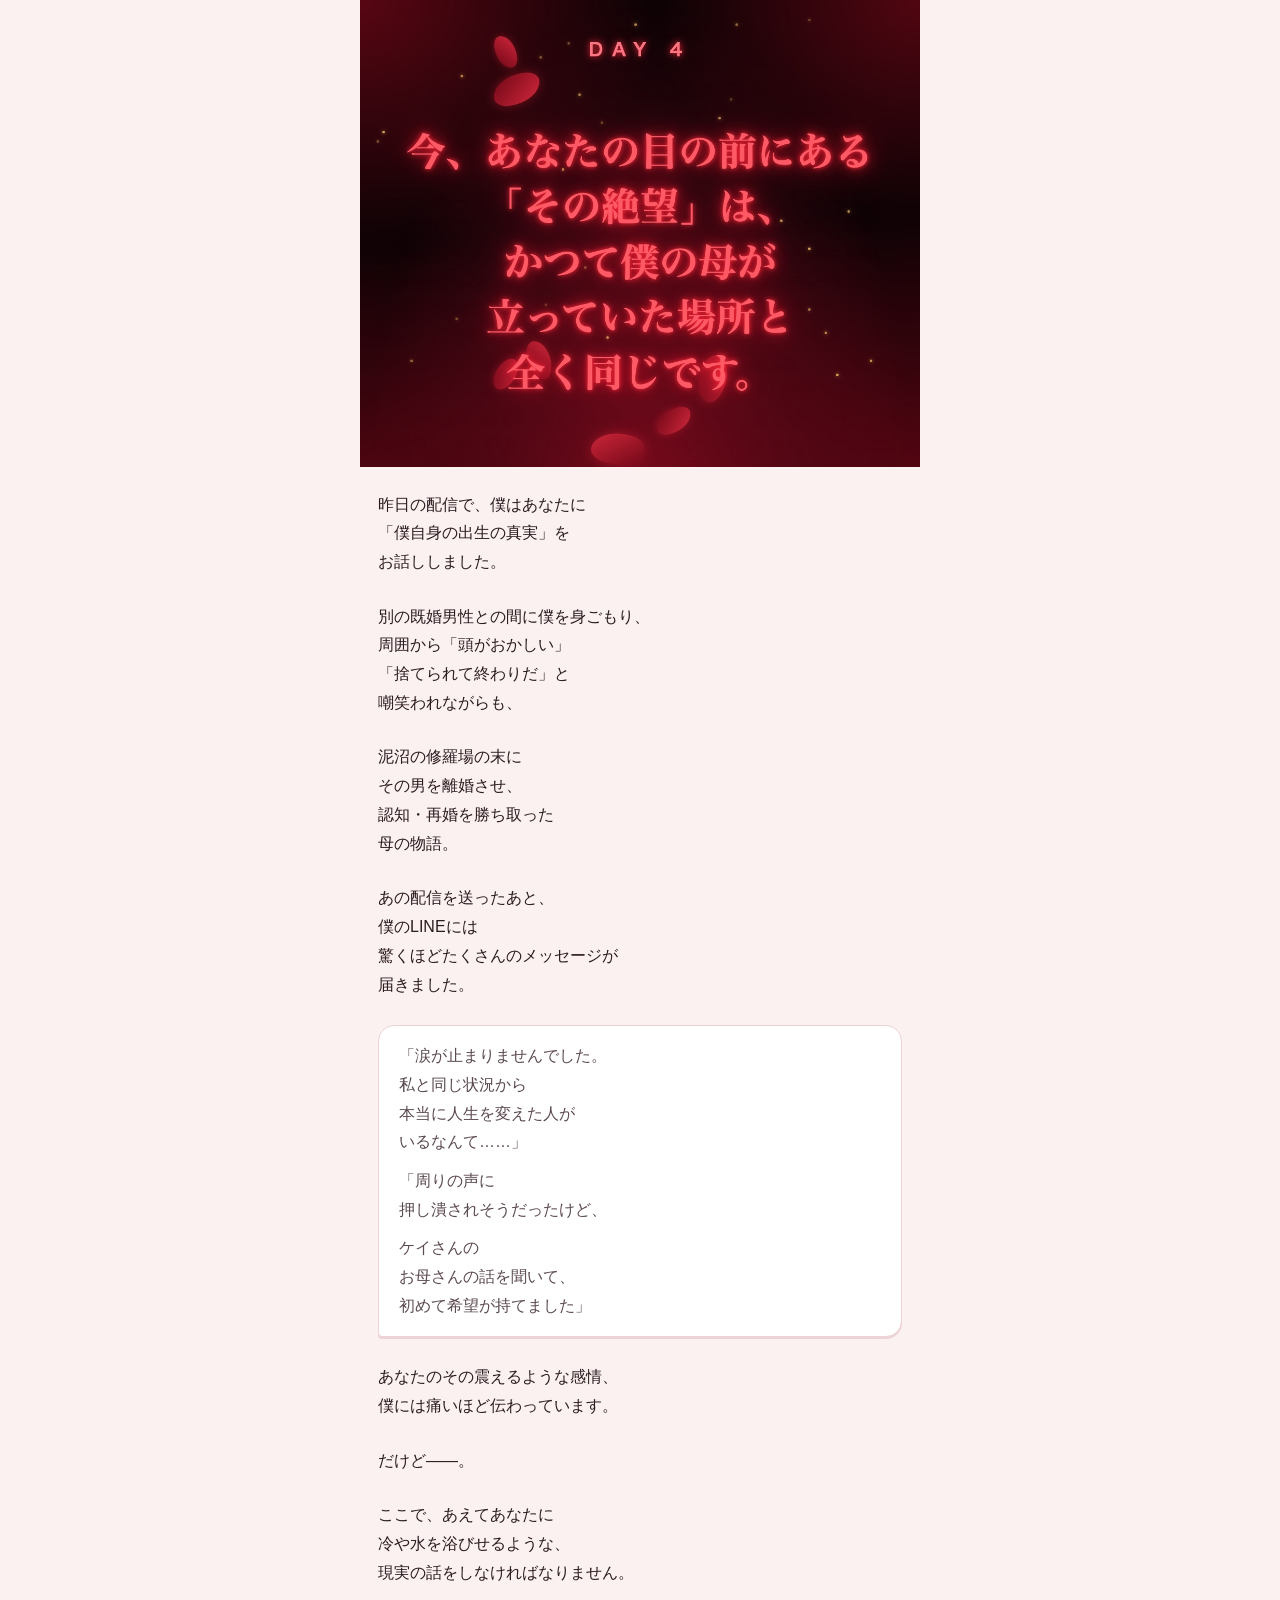
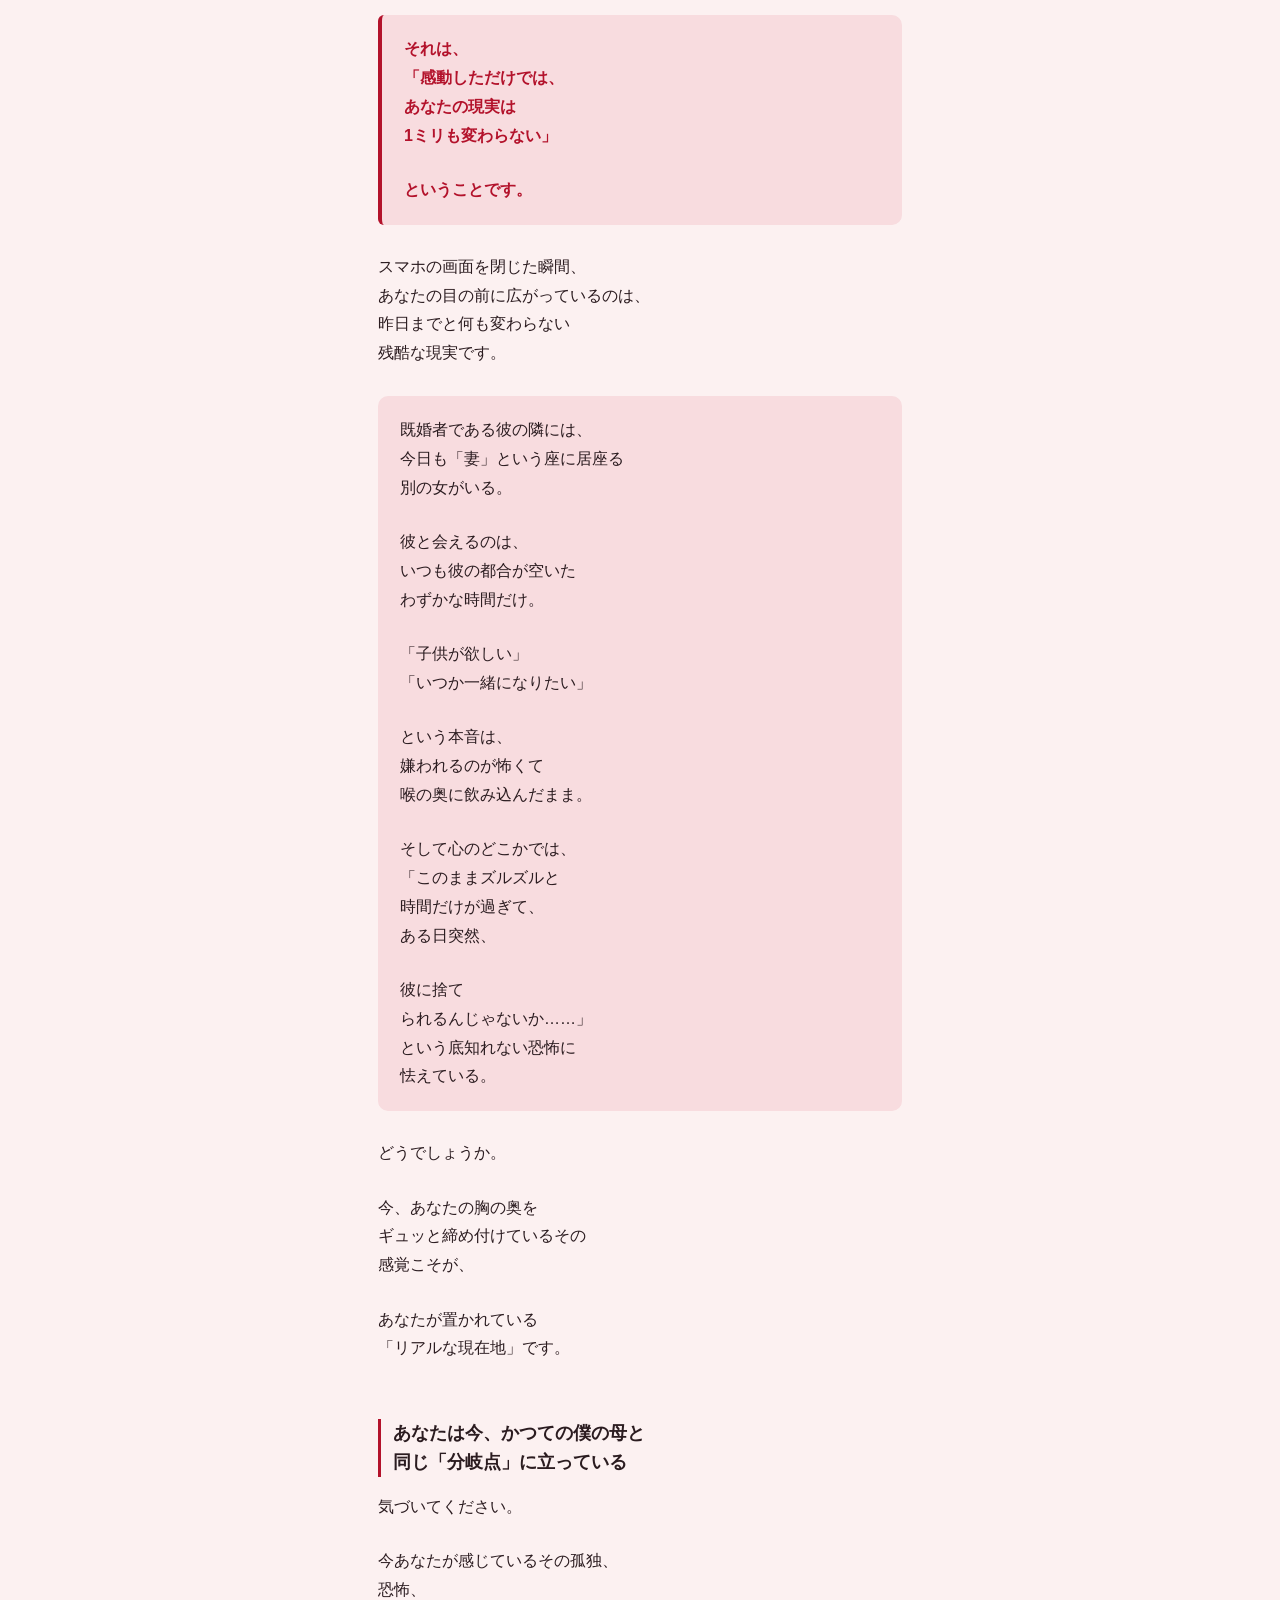
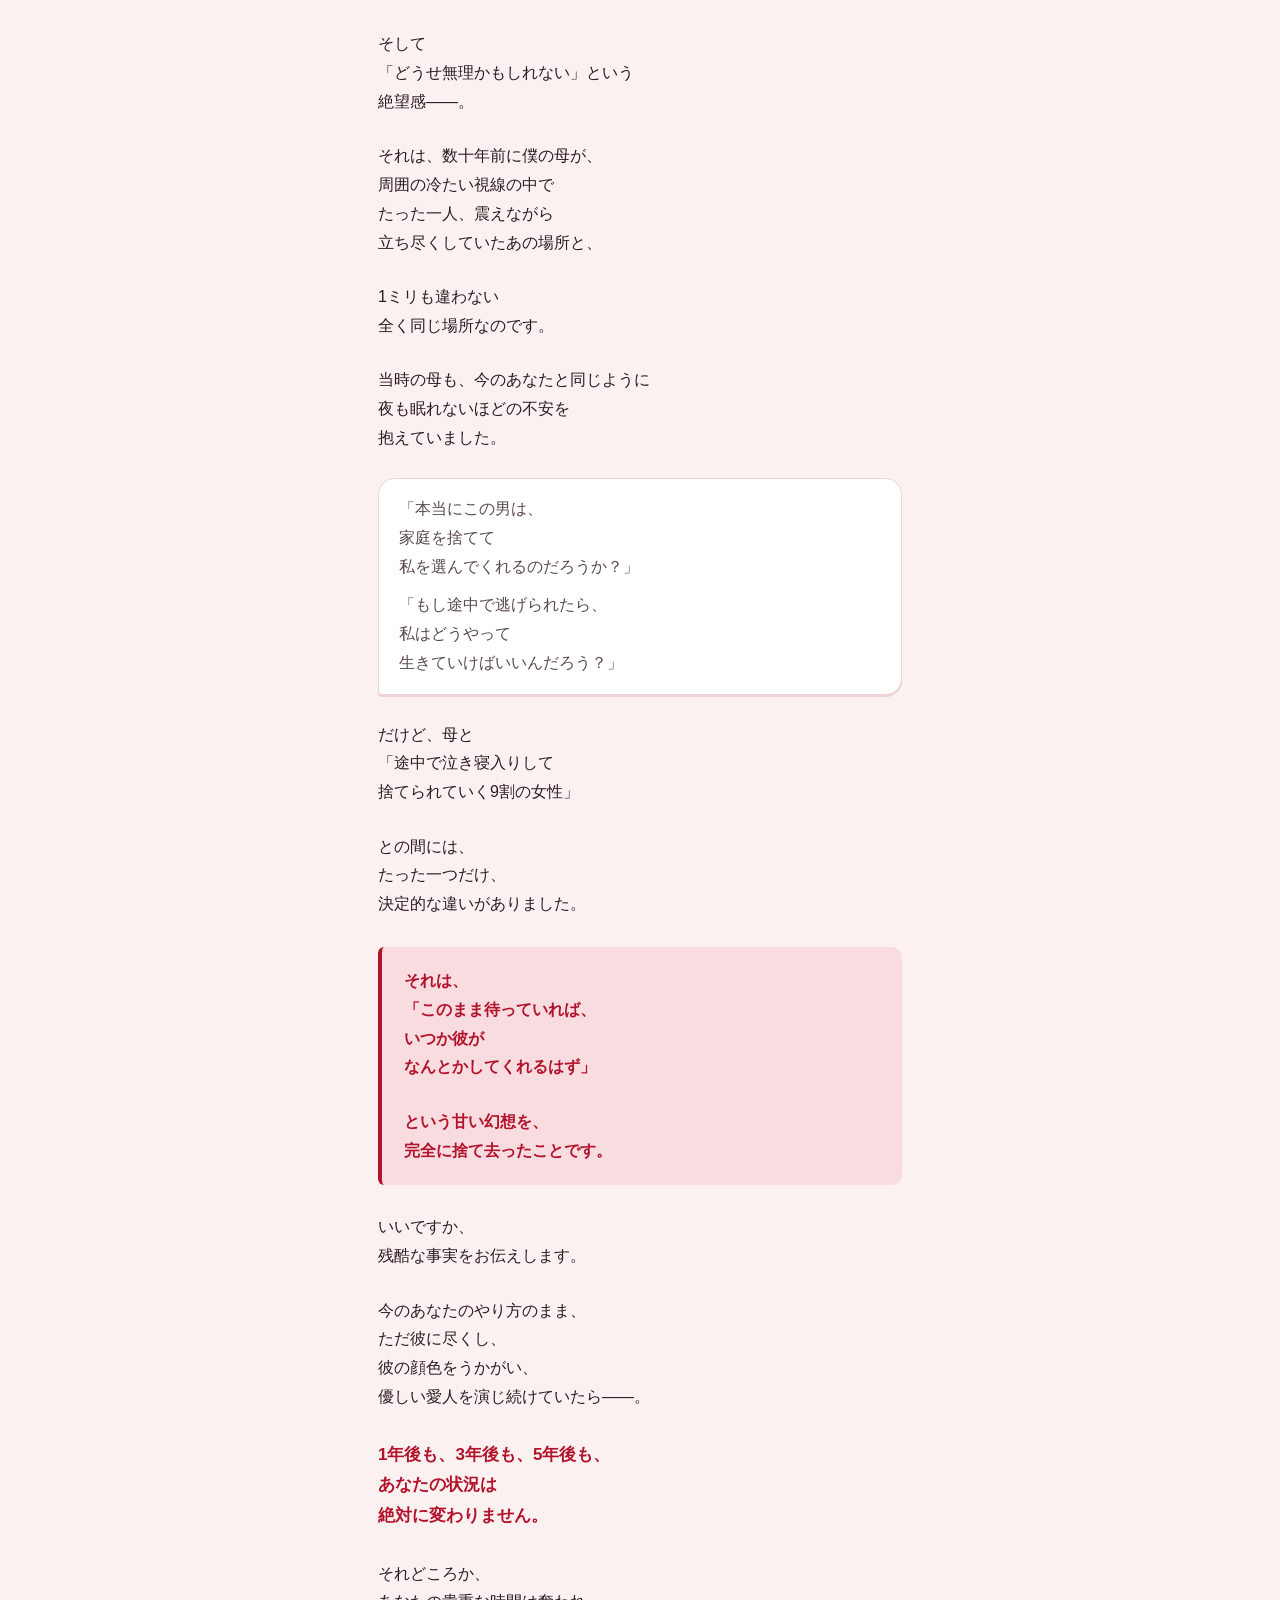
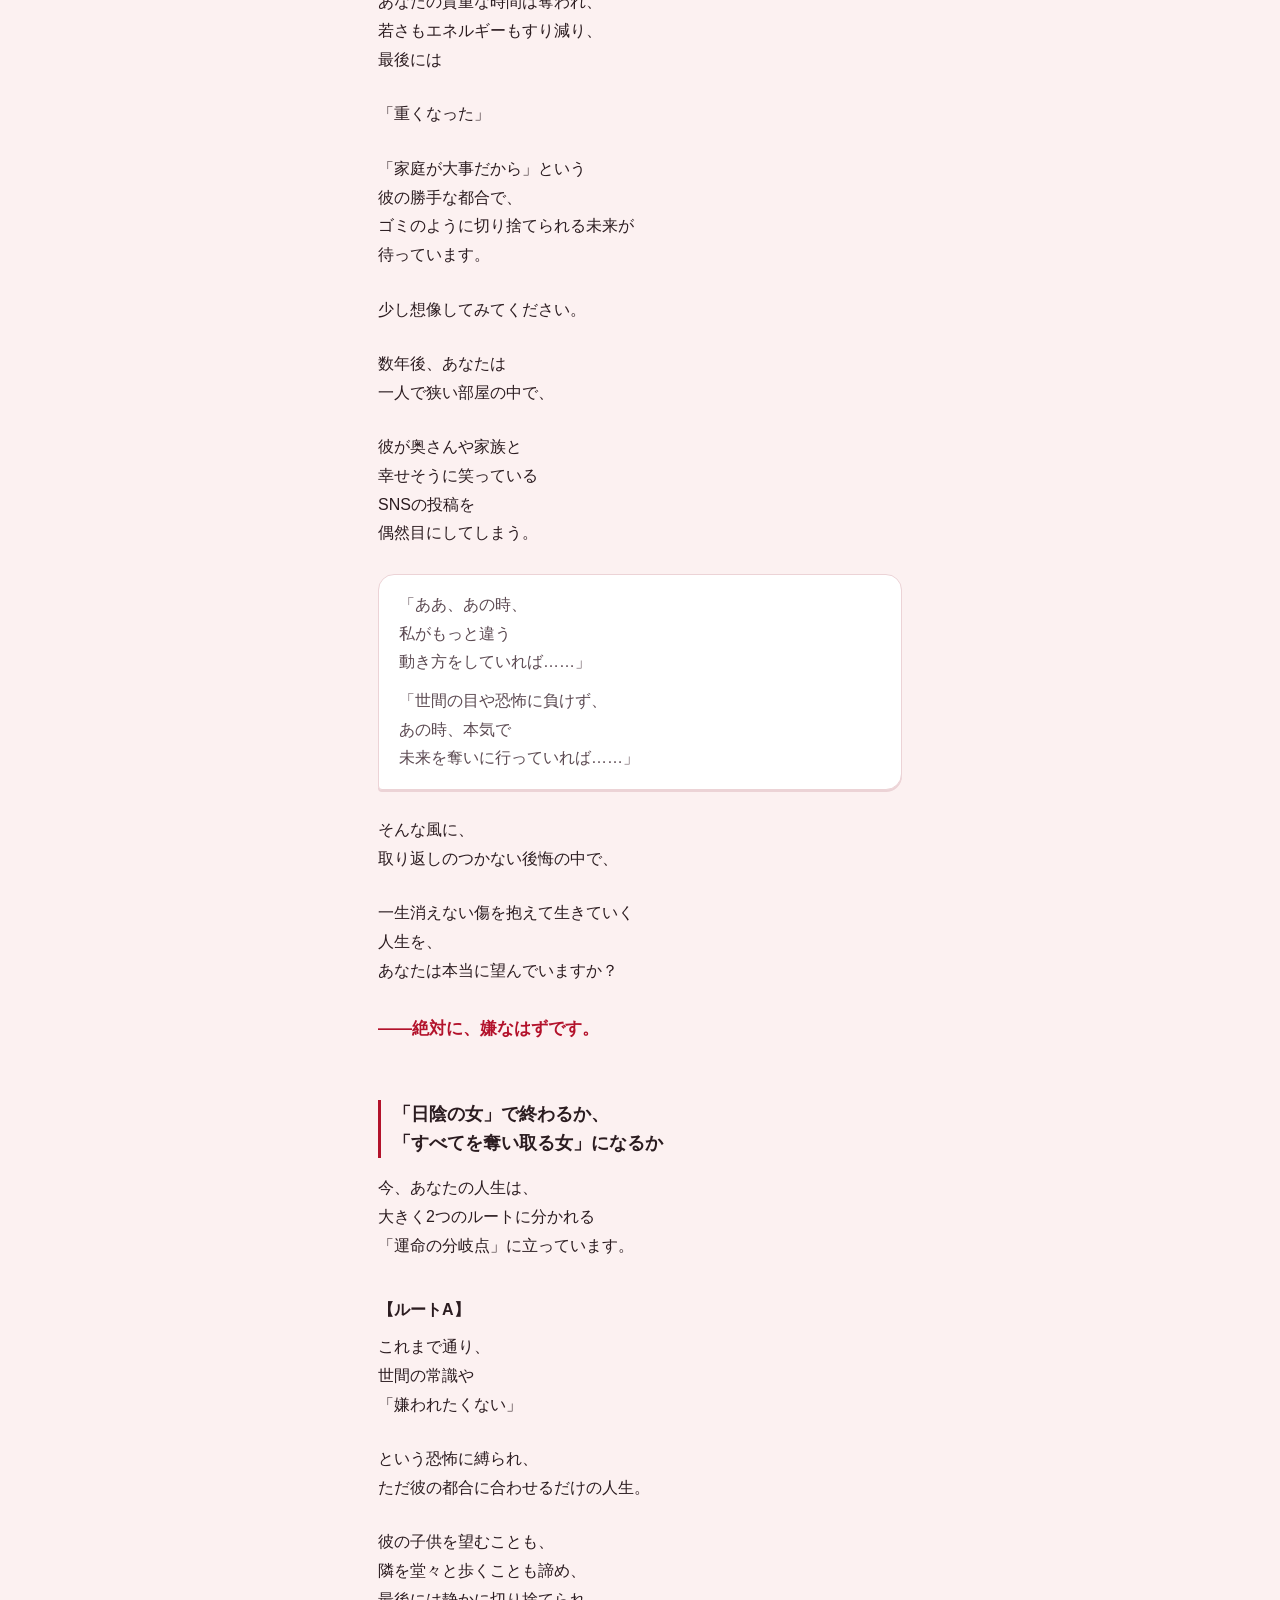
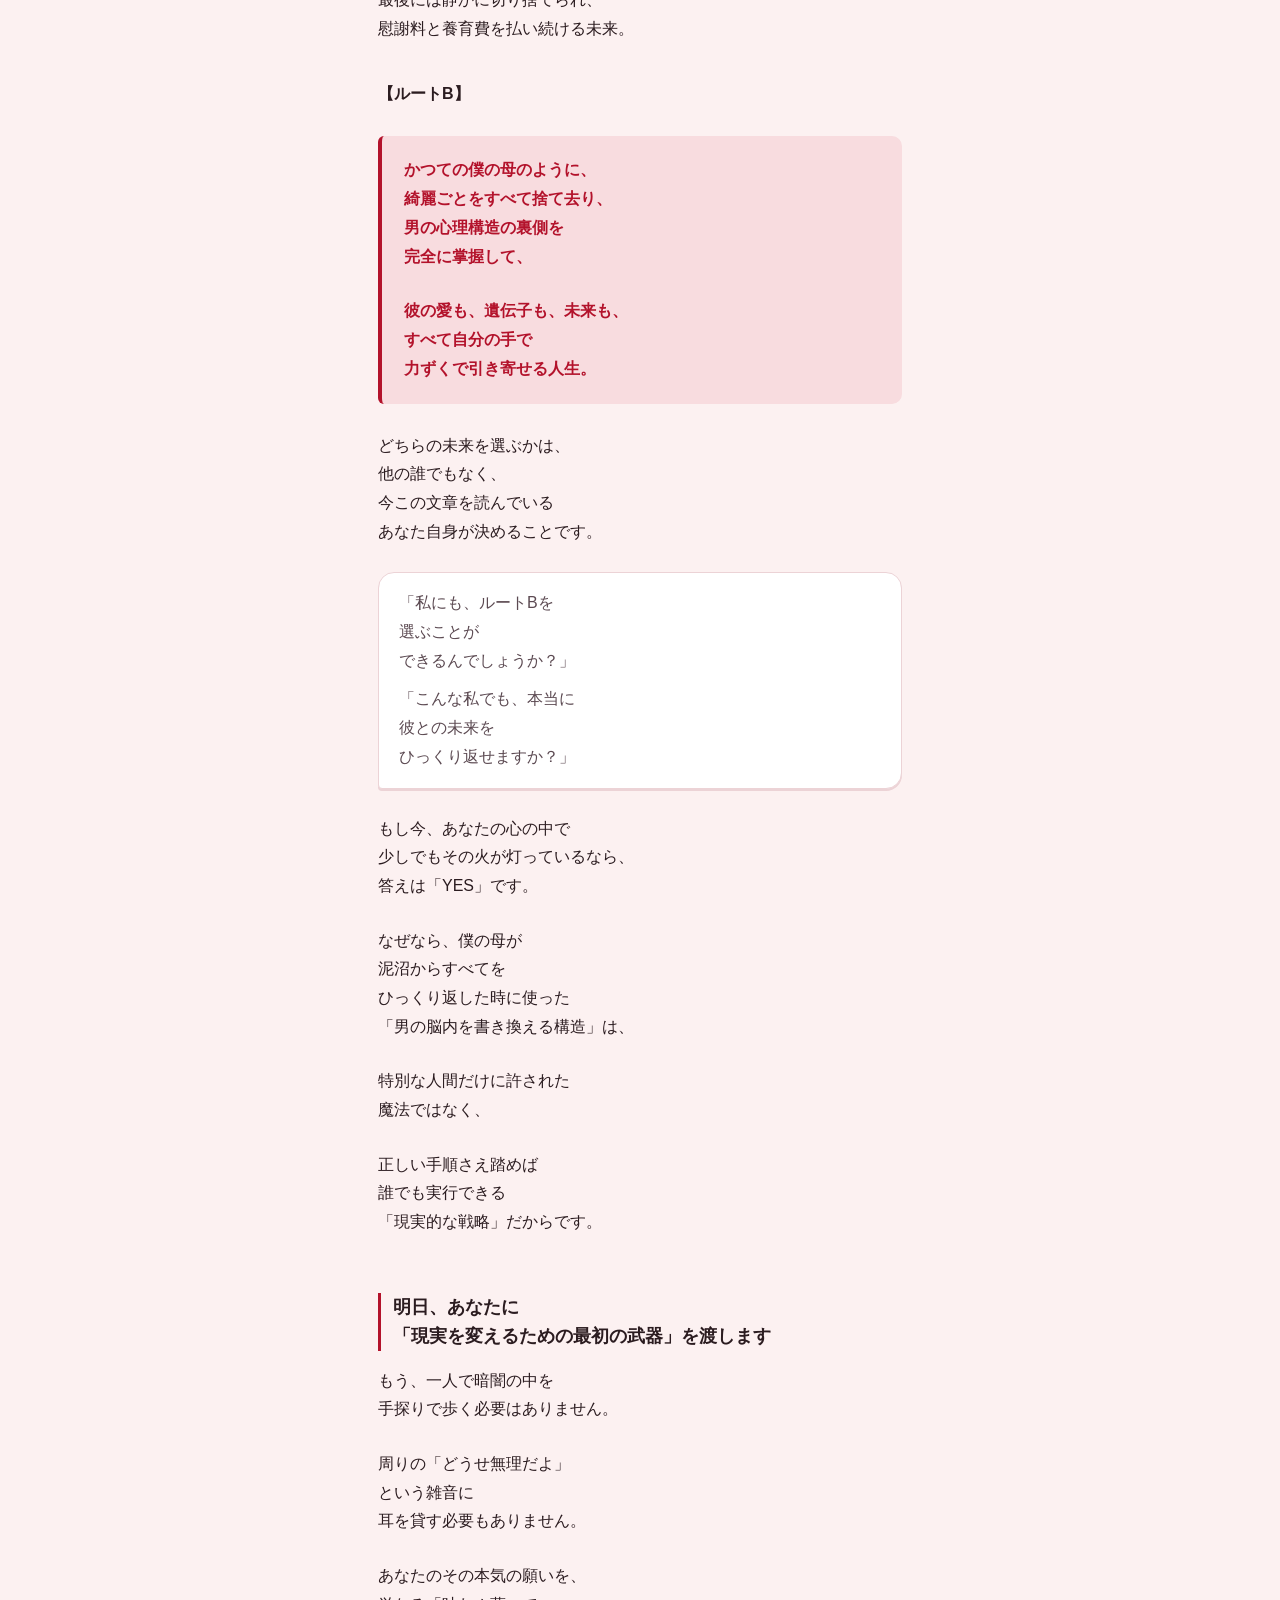
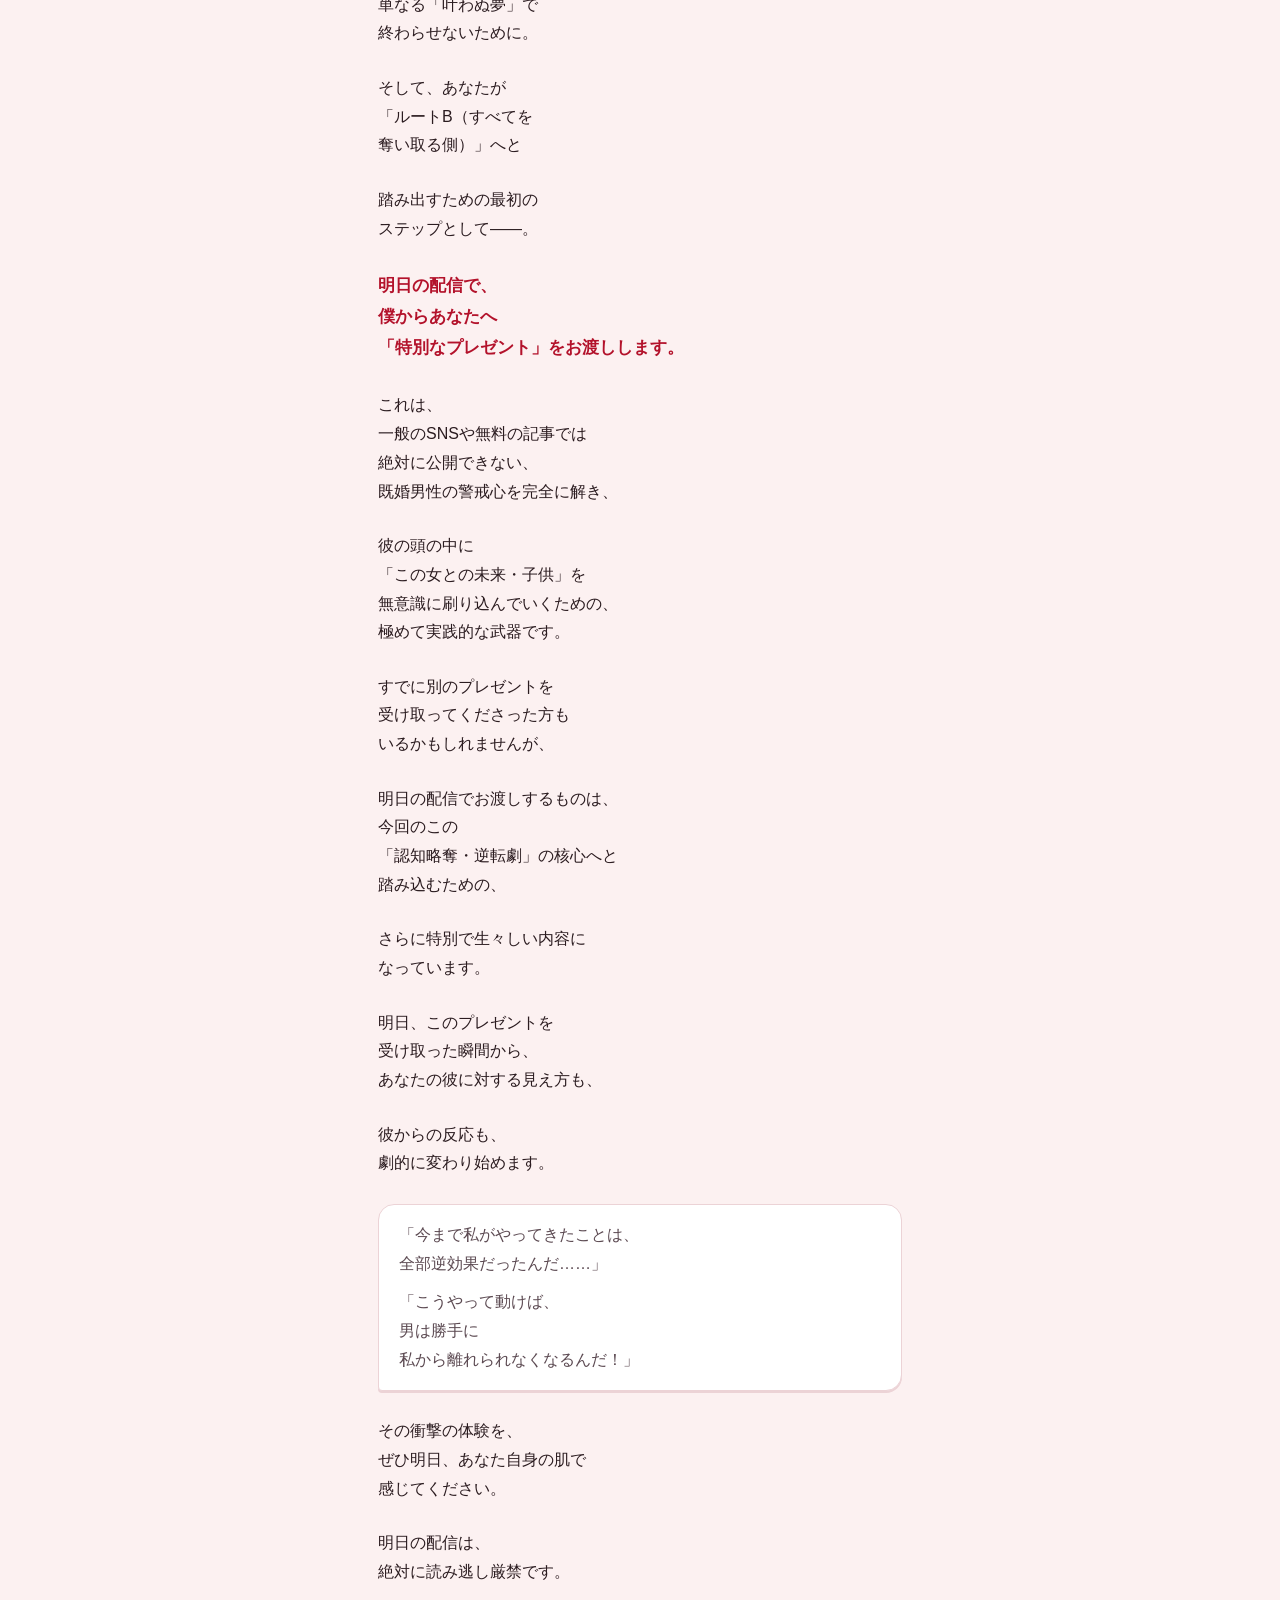
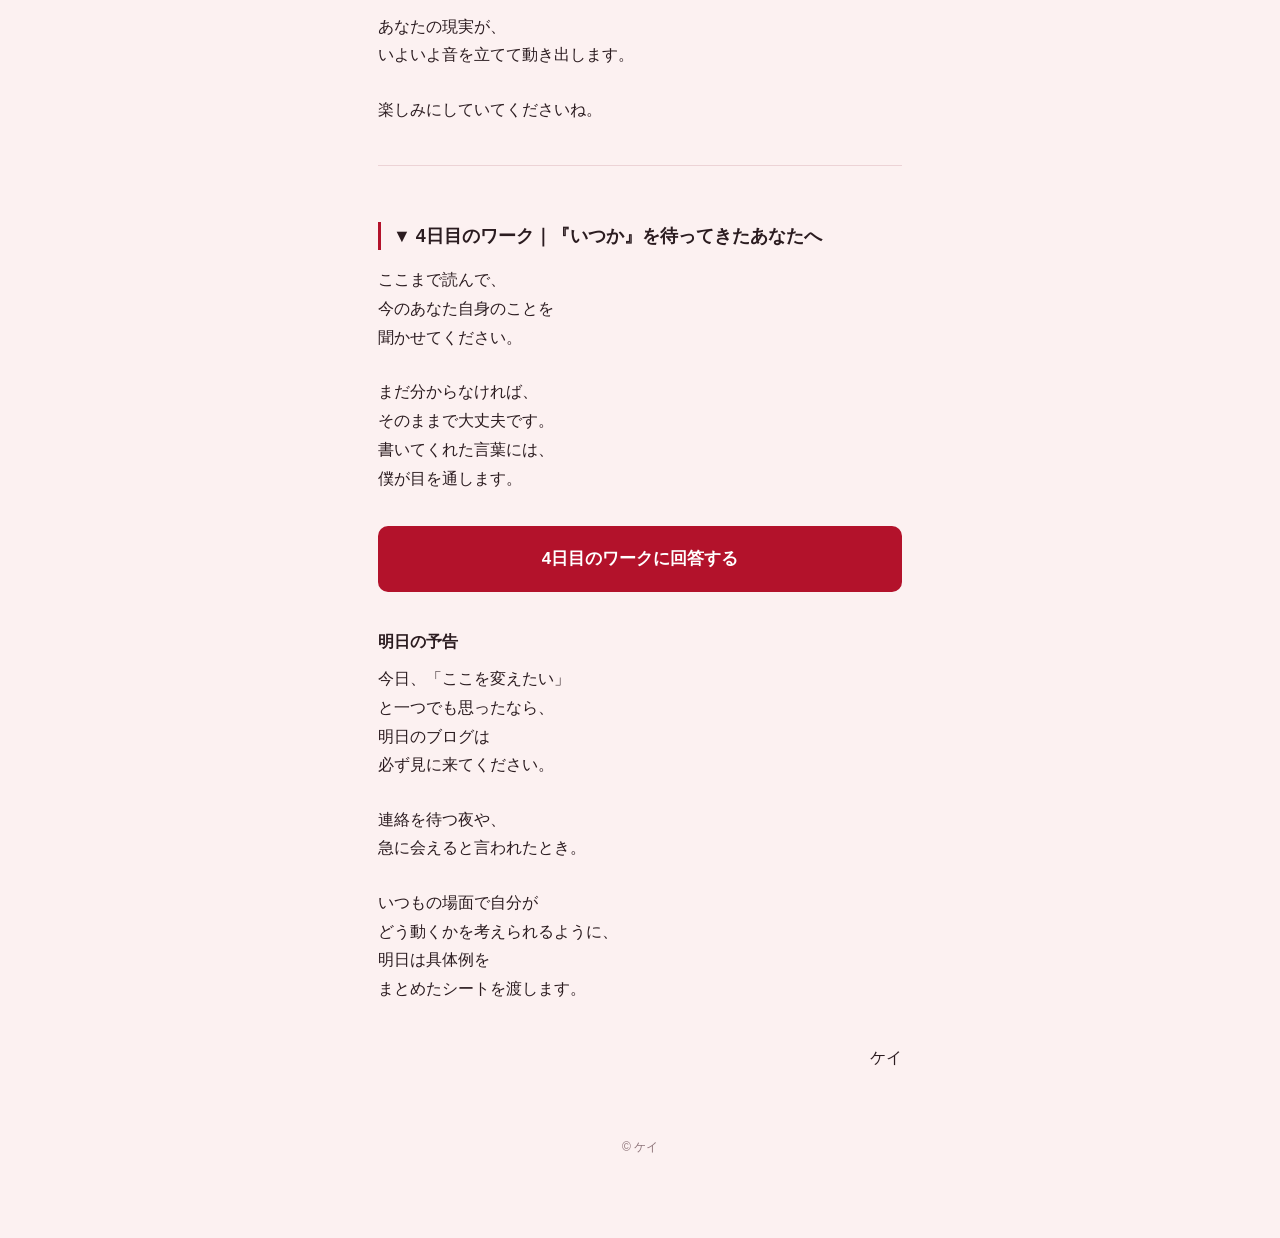
<file: kei-day4.html>
<!doctype html>
<html lang="ja">
<head>
<meta charset="utf-8">
<meta name="viewport" content="width=device-width,initial-scale=1">
<meta name="robots" content="noindex">
<title>今、あなたの目の前にある「その絶望」は、かつて僕の母が立っていた場所と全く同じです。</title>
<link rel="stylesheet" href="assets/style.css?v=5">
</head>
<body>
<div class="wrap">

<img class="cover" src="assets/header-day4.jpg" alt="" width="1080" height="900">

<h1 class="sr">今、あなたの目の前にある<br>「その絶望」は、<br>かつて僕の母が<br>立っていた場所と<br>全く同じです。</h1>

<p>昨日の配信で、僕はあなたに<br>
「僕自身の出生の真実」を<br>
お話ししました。</p>

<p>別の既婚男性との間に僕を身ごもり、<br>
周囲から「頭がおかしい」<br>
「捨てられて終わりだ」と<br>
嘲笑われながらも、</p>

<p>泥沼の修羅場の末に<br>
その男を離婚させ、<br>
認知・再婚を勝ち取った<br>
母の物語。</p>

<p>あの配信を送ったあと、<br>
僕のLINEには<br>
驚くほどたくさんのメッセージが<br>
届きました。</p>

<div class="voice">

<p>「涙が止まりませんでした。<br>
私と同じ状況から<br>
本当に人生を変えた人が<br>
いるなんて……」</p>

<p>「周りの声に<br>
押し潰されそうだったけど、</p>

<p>ケイさんの<br>
お母さんの話を聞いて、<br>
初めて希望が持てました」</p>

</div>

<p>あなたのその震えるような感情、<br>
僕には痛いほど伝わっています。</p>

<p>だけど――。</p>

<p>ここで、あえてあなたに<br>
冷や水を浴びせるような、<br>
現実の話をしなければなりません。</p>

<div class="box key">

<p>それは、<br>
「感動しただけでは、<br>
あなたの現実は<br>
1ミリも変わらない」</p>

<p>ということです。</p>

</div>

<p>スマホの画面を閉じた瞬間、<br>
あなたの目の前に広がっているのは、<br>
昨日までと何も変わらない<br>
残酷な現実です。</p>

<div class="box">

<p>既婚者である彼の隣には、<br>
今日も「妻」という座に居座る<br>
別の女がいる。</p>

<p>彼と会えるのは、<br>
いつも彼の都合が空いた<br>
わずかな時間だけ。</p>

<p>「子供が欲しい」<br>
「いつか一緒になりたい」</p>

<p>という本音は、<br>
嫌われるのが怖くて<br>
喉の奥に飲み込んだまま。</p>

<p>そして心のどこかでは、<br>
「このままズルズルと<br>
時間だけが過ぎて、<br>
ある日突然、</p>

<p>彼に捨て<br>
られるんじゃないか……」<br>
という底知れない恐怖に<br>
怯えている。</p>

</div>

<p>どうでしょうか。</p>

<p>今、あなたの胸の奥を<br>
ギュッと締め付けているその<br>
感覚こそが、</p>

<p>あなたが置かれている<br>
「リアルな現在地」です。</p>

<h2>あなたは今、かつての僕の母と<br>同じ「分岐点」に立っている</h2>

<p>気づいてください。</p>

<p>今あなたが感じているその孤独、<br>
恐怖、</p>

<p>そして<br>
「どうせ無理かもしれない」という<br>
絶望感――。</p>

<p>それは、数十年前に僕の母が、<br>
周囲の冷たい視線の中で<br>
たった一人、震えながら<br>
立ち尽くしていたあの場所と、</p>

<p>1ミリも違わない<br>
全く同じ場所なのです。</p>

<p>当時の母も、今のあなたと同じように<br>
夜も眠れないほどの不安を<br>
抱えていました。</p>

<div class="voice">

<p>「本当にこの男は、<br>
家庭を捨てて<br>
私を選んでくれるのだろうか？」</p>

<p>「もし途中で逃げられたら、<br>
私はどうやって<br>
生きていけばいいんだろう？」</p>

</div>

<p>だけど、母と<br>
「途中で泣き寝入りして<br>
捨てられていく9割の女性」</p>

<p>との間には、<br>
たった一つだけ、<br>
決定的な違いがありました。</p>

<div class="box key">

<p>それは、<br>
「このまま待っていれば、<br>
いつか彼が<br>
なんとかしてくれるはず」</p>

<p>という甘い幻想を、<br>
完全に捨て去ったことです。</p>

</div>

<p>いいですか、<br>
残酷な事実をお伝えします。</p>

<p>今のあなたのやり方のまま、<br>
ただ彼に尽くし、<br>
彼の顔色をうかがい、<br>
優しい愛人を演じ続けていたら――。</p>

<p class="key">1年後も、3年後も、5年後も、<br>あなたの状況は<br>絶対に変わりません。</p>

<p>それどころか、<br>
あなたの貴重な時間は奪われ、<br>
若さもエネルギーもすり減り、<br>
最後には</p>

<p>「重くなった」</p>

<p>「家庭が大事だから」という<br>
彼の勝手な都合で、<br>
ゴミのように切り捨てられる未来が<br>
待っています。</p>

<p>少し想像してみてください。</p>

<p>数年後、あなたは<br>
一人で狭い部屋の中で、</p>

<p>彼が奥さんや家族と<br>
幸せそうに笑っている<br>
SNSの投稿を<br>
偶然目にしてしまう。</p>

<div class="voice">

<p>「ああ、あの時、<br>
私がもっと違う<br>
動き方をしていれば……」</p>

<p>「世間の目や恐怖に負けず、<br>
あの時、本気で<br>
未来を奪いに行っていれば……」</p>

</div>

<p>そんな風に、<br>
取り返しのつかない後悔の中で、</p>

<p>一生消えない傷を抱えて生きていく<br>
人生を、<br>
あなたは本当に望んでいますか？</p>

<p class="key">――絶対に、嫌なはずです。</p>

<h2>「日陰の女」で終わるか、<br>「すべてを奪い取る女」になるか</h2>

<p>今、あなたの人生は、<br>
大きく2つのルートに分かれる<br>
「運命の分岐点」に立っています。</p>

<p class="rule">【ルートA】</p>

<p>これまで通り、<br>
世間の常識や<br>
「嫌われたくない」</p>

<p>という恐怖に縛られ、<br>
ただ彼の都合に合わせるだけの人生。</p>

<p>彼の子供を望むことも、<br>
隣を堂々と歩くことも諦め、<br>
最後には静かに切り捨てられ、<br>
慰謝料と養育費を払い続ける未来。</p>

<p class="rule">【ルートB】</p>

<div class="box key">

<p>かつての僕の母のように、<br>
綺麗ごとをすべて捨て去り、<br>
男の心理構造の裏側を<br>
完全に掌握して、</p>

<p>彼の愛も、遺伝子も、未来も、<br>
すべて自分の手で<br>
力ずくで引き寄せる人生。</p>

</div>

<p>どちらの未来を選ぶかは、<br>
他の誰でもなく、<br>
今この文章を読んでいる<br>
あなた自身が決めることです。</p>

<div class="voice">

<p>「私にも、ルートBを<br>
選ぶことが<br>
できるんでしょうか？」</p>

<p>「こんな私でも、本当に<br>
彼との未来を<br>
ひっくり返せますか？」</p>

</div>

<p>もし今、あなたの心の中で<br>
少しでもその火が灯っているなら、<br>
答えは「YES」です。</p>

<p>なぜなら、僕の母が<br>
泥沼からすべてを<br>
ひっくり返した時に使った<br>
「男の脳内を書き換える構造」は、</p>

<p>特別な人間だけに許された<br>
魔法ではなく、</p>

<p>正しい手順さえ踏めば<br>
誰でも実行できる<br>
「現実的な戦略」だからです。</p>

<h2>明日、あなたに<br>「現実を変えるための最初の武器」を渡します</h2>

<p>もう、一人で暗闇の中を<br>
手探りで歩く必要はありません。</p>

<p>周りの「どうせ無理だよ」<br>
という雑音に<br>
耳を貸す必要もありません。</p>

<p>あなたのその本気の願いを、<br>
単なる「叶わぬ夢」で<br>
終わらせないために。</p>

<p>そして、あなたが<br>
「ルートB（すべてを<br>
奪い取る側）」へと</p>

<p>踏み出すための最初の<br>
ステップとして――。</p>

<p class="key">明日の配信で、<br>僕からあなたへ<br>「特別なプレゼント」をお渡しします。</p>

<p>これは、<br>
一般のSNSや無料の記事では<br>
絶対に公開できない、<br>
既婚男性の警戒心を完全に解き、</p>

<p>彼の頭の中に<br>
「この女との未来・子供」を<br>
無意識に刷り込んでいくための、<br>
極めて実践的な武器です。</p>

<p>すでに別のプレゼントを<br>
受け取ってくださった方も<br>
いるかもしれませんが、</p>

<p>明日の配信でお渡しするものは、<br>
今回のこの<br>
「認知略奪・逆転劇」の核心へと<br>
踏み込むための、</p>

<p>さらに特別で生々しい内容に<br>
なっています。</p>

<p>明日、このプレゼントを<br>
受け取った瞬間から、<br>
あなたの彼に対する見え方も、</p>

<p>彼からの反応も、<br>
劇的に変わり始めます。</p>

<div class="voice">

<p>「今まで私がやってきたことは、<br>
全部逆効果だったんだ……」</p>

<p>「こうやって動けば、<br>
男は勝手に<br>
私から離れられなくなるんだ！」</p>

</div>

<p>その衝撃の体験を、<br>
ぜひ明日、あなた自身の肌で<br>
感じてください。</p>

<p>明日の配信は、<br>
絶対に読み逃し厳禁です。</p>

<p>あなたの現実が、<br>
いよいよ音を立てて動き出します。</p>

<p>楽しみにしていてくださいね。</p>

<hr>

<h2>▼ 4日目のワーク｜『いつか』を待ってきたあなたへ</h2>

<p>ここまで読んで、<br>
今のあなた自身のことを<br>
聞かせてください。</p>

<p>まだ分からなければ、<br>
そのままで大丈夫です。<br>
書いてくれた言葉には、<br>
僕が目を通します。</p>

<a class="btn" href="https://liff.line.me/2012444435-QhR3Y0SH?page=form&amp;id=ce0a0173-efbb-481c-8524-fe8ac6d212e0">4日目のワークに回答する</a>

<p class="rule">明日の予告</p>

<p>今日、「ここを変えたい」<br>
と一つでも思ったなら、<br>
明日のブログは<br>
必ず見に来てください。</p>

<p>連絡を待つ夜や、<br>
急に会えると言われたとき。</p>

<p>いつもの場面で自分が<br>
どう動くかを考えられるように、<br>
明日は具体例を<br>
まとめたシートを渡します。</p>

<p class="sign">ケイ</p>

<div class="foot">© ケイ</div>
</div>
<script src="assets/fit.js"></script>
</body>
</html>
</file>
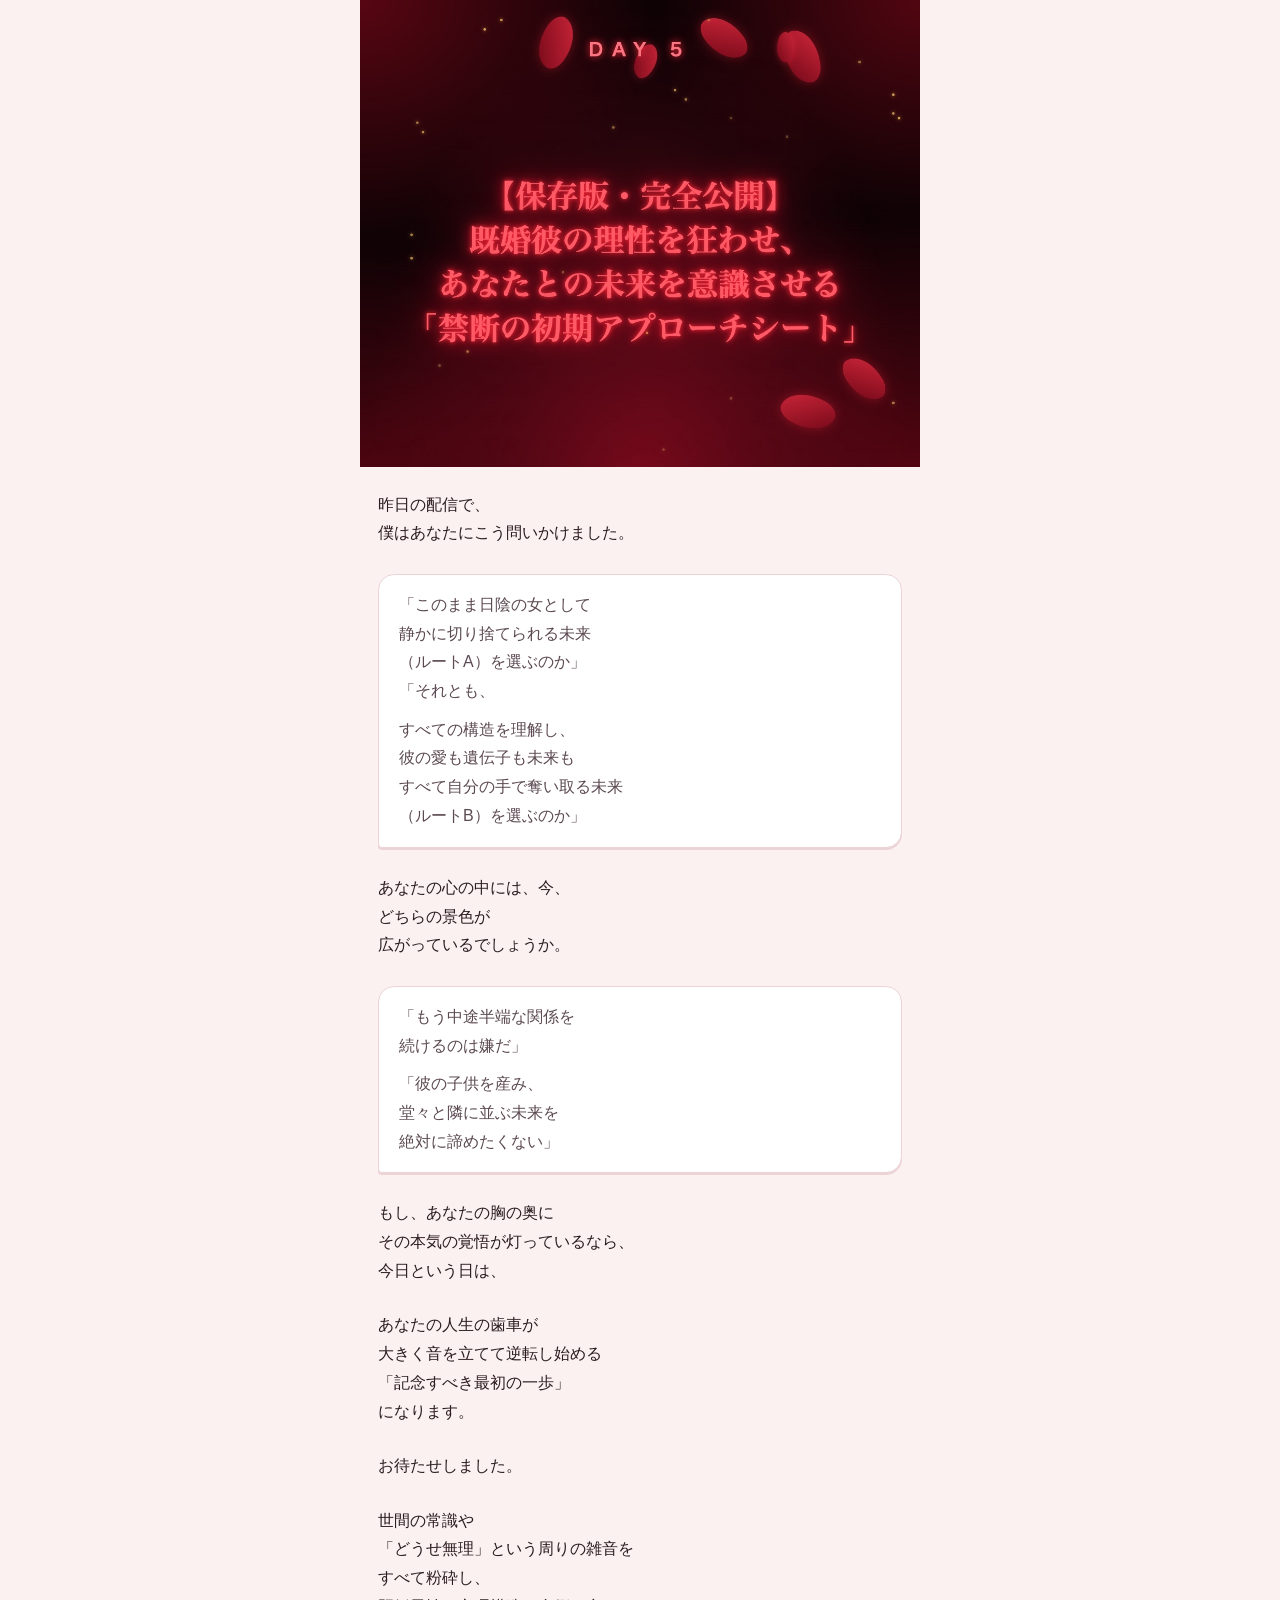
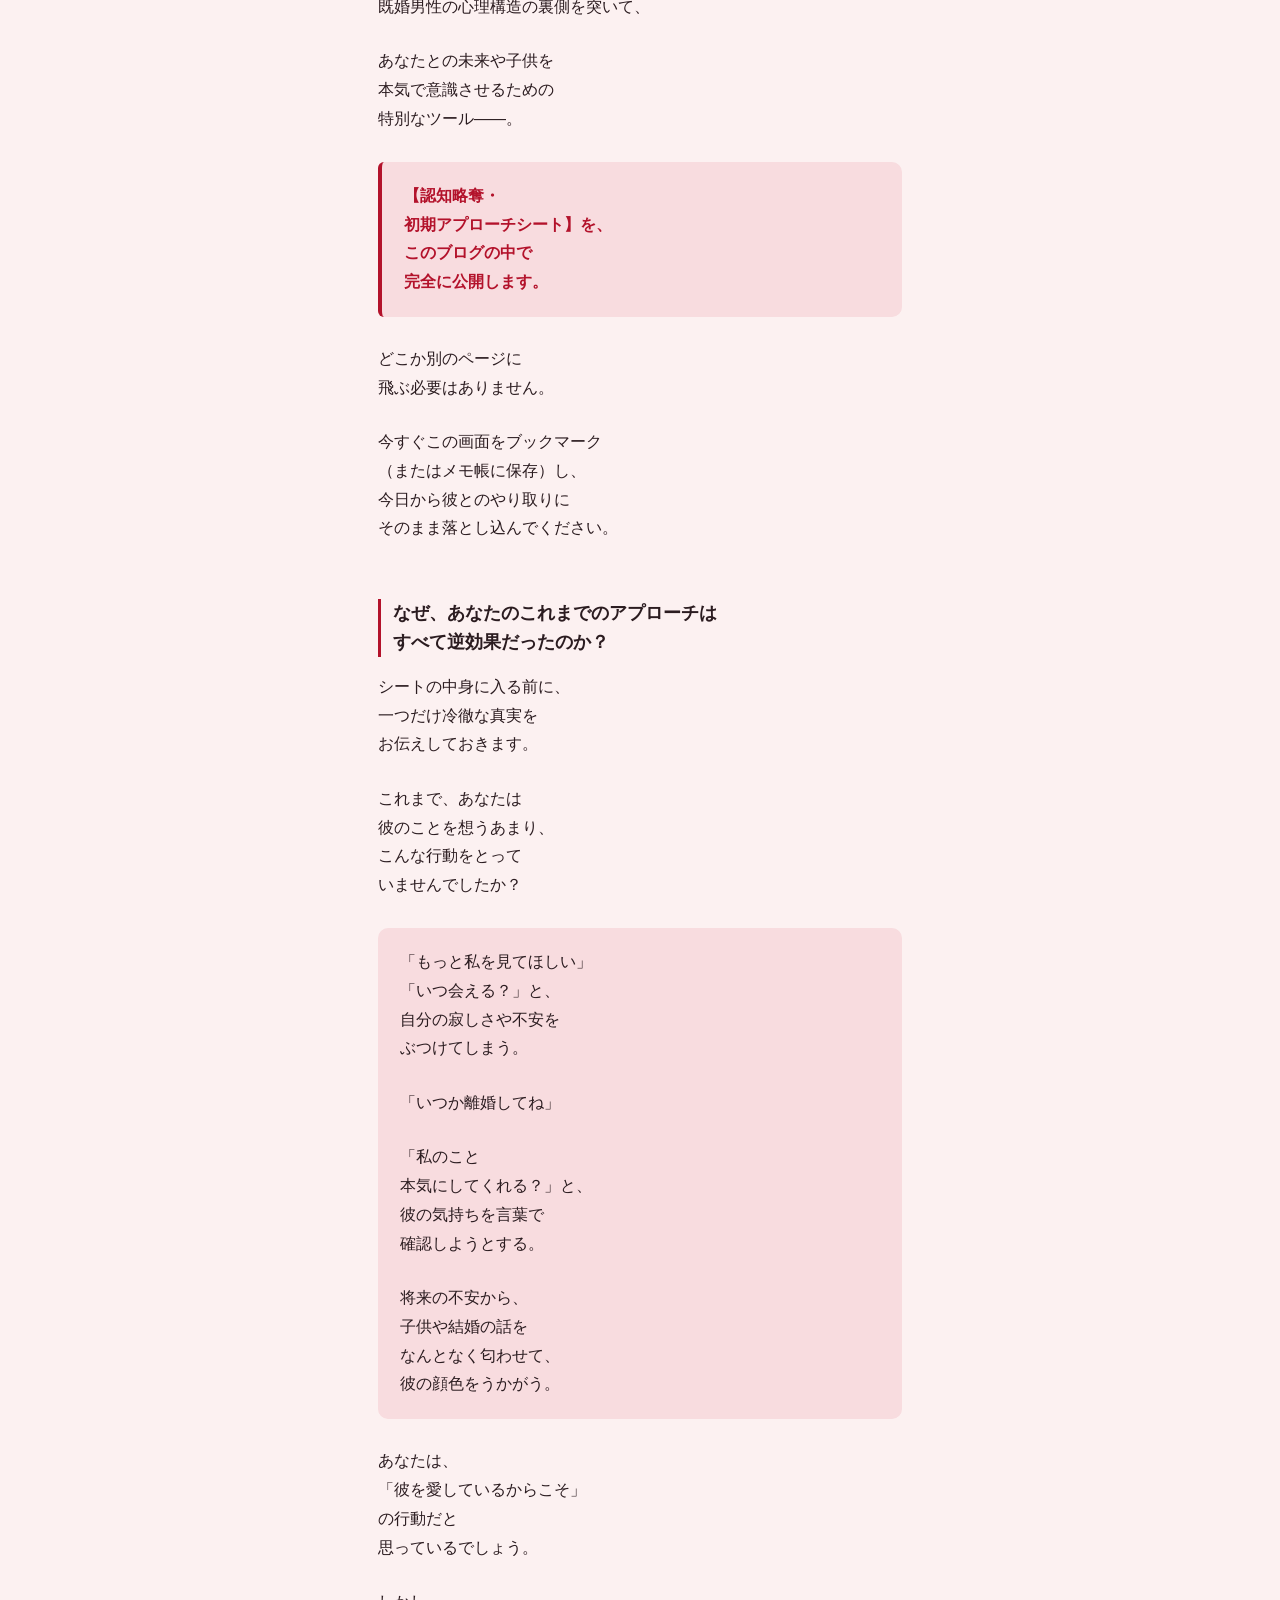
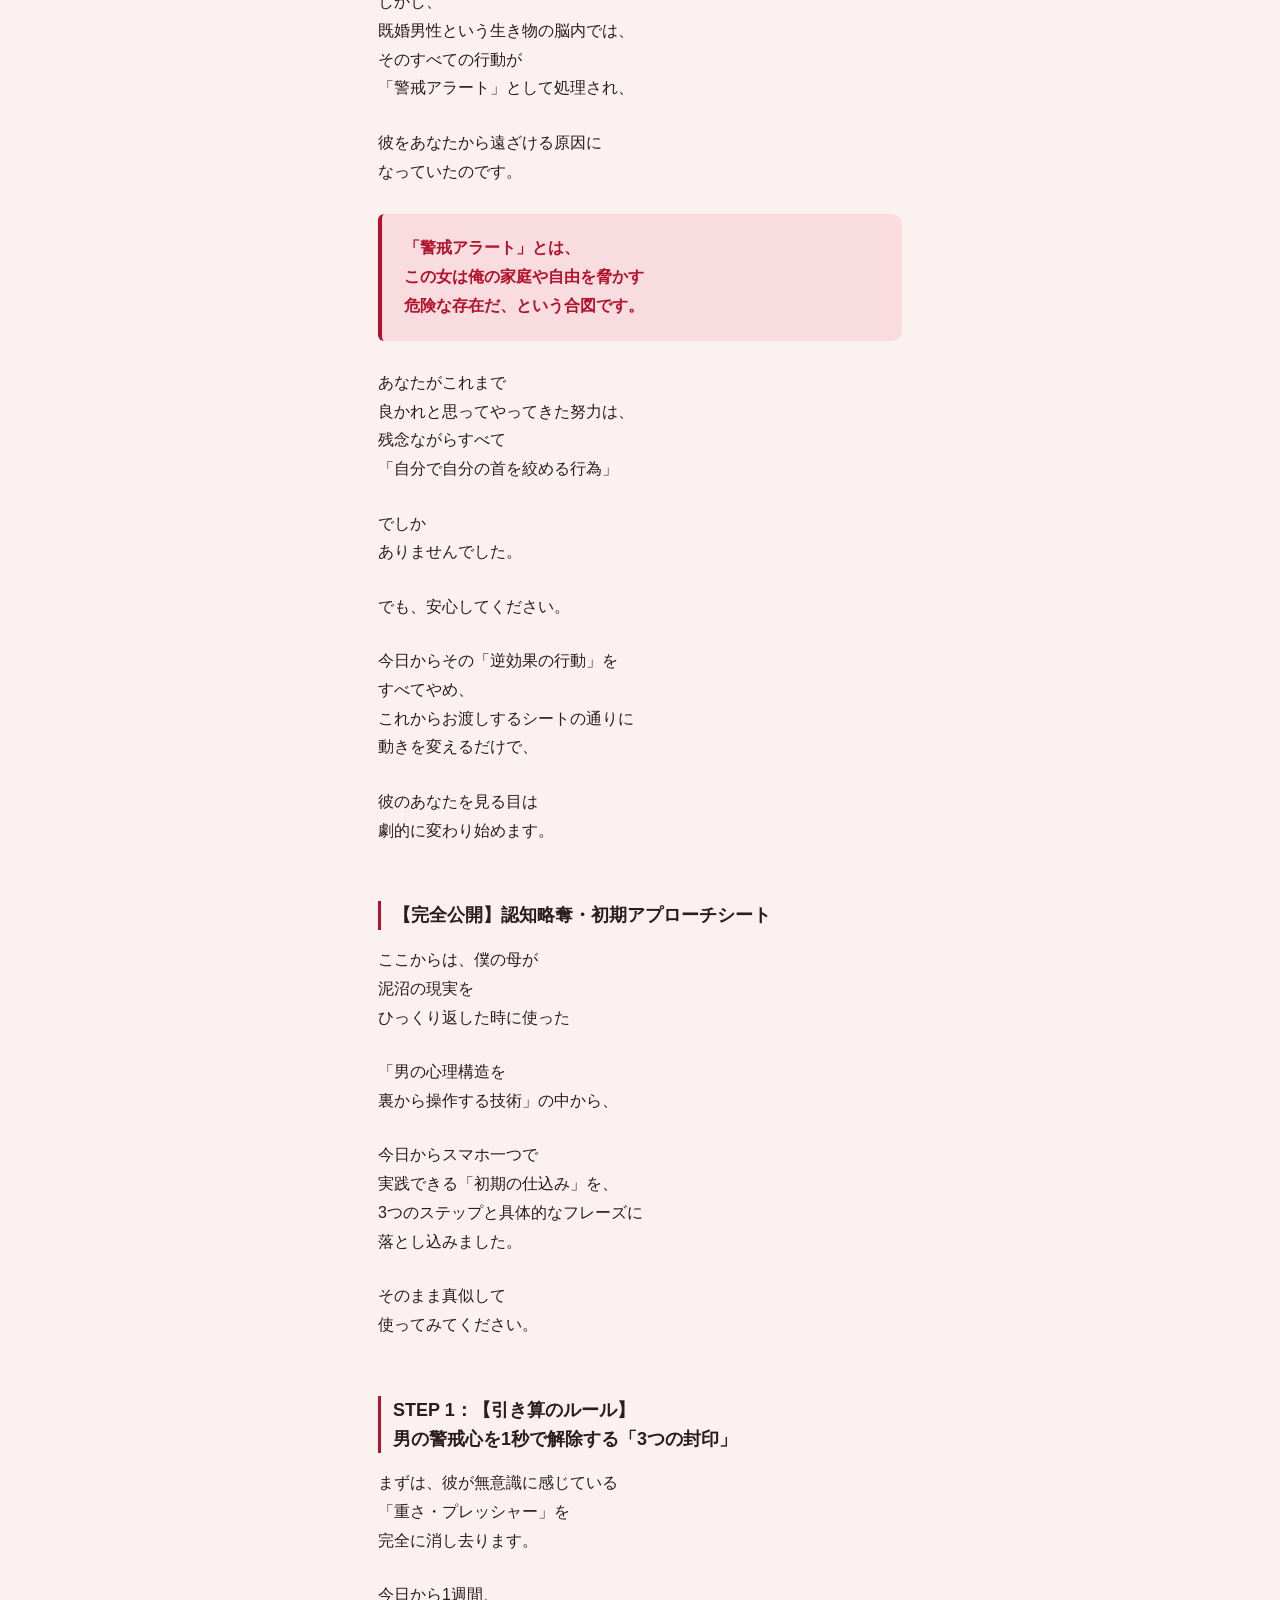
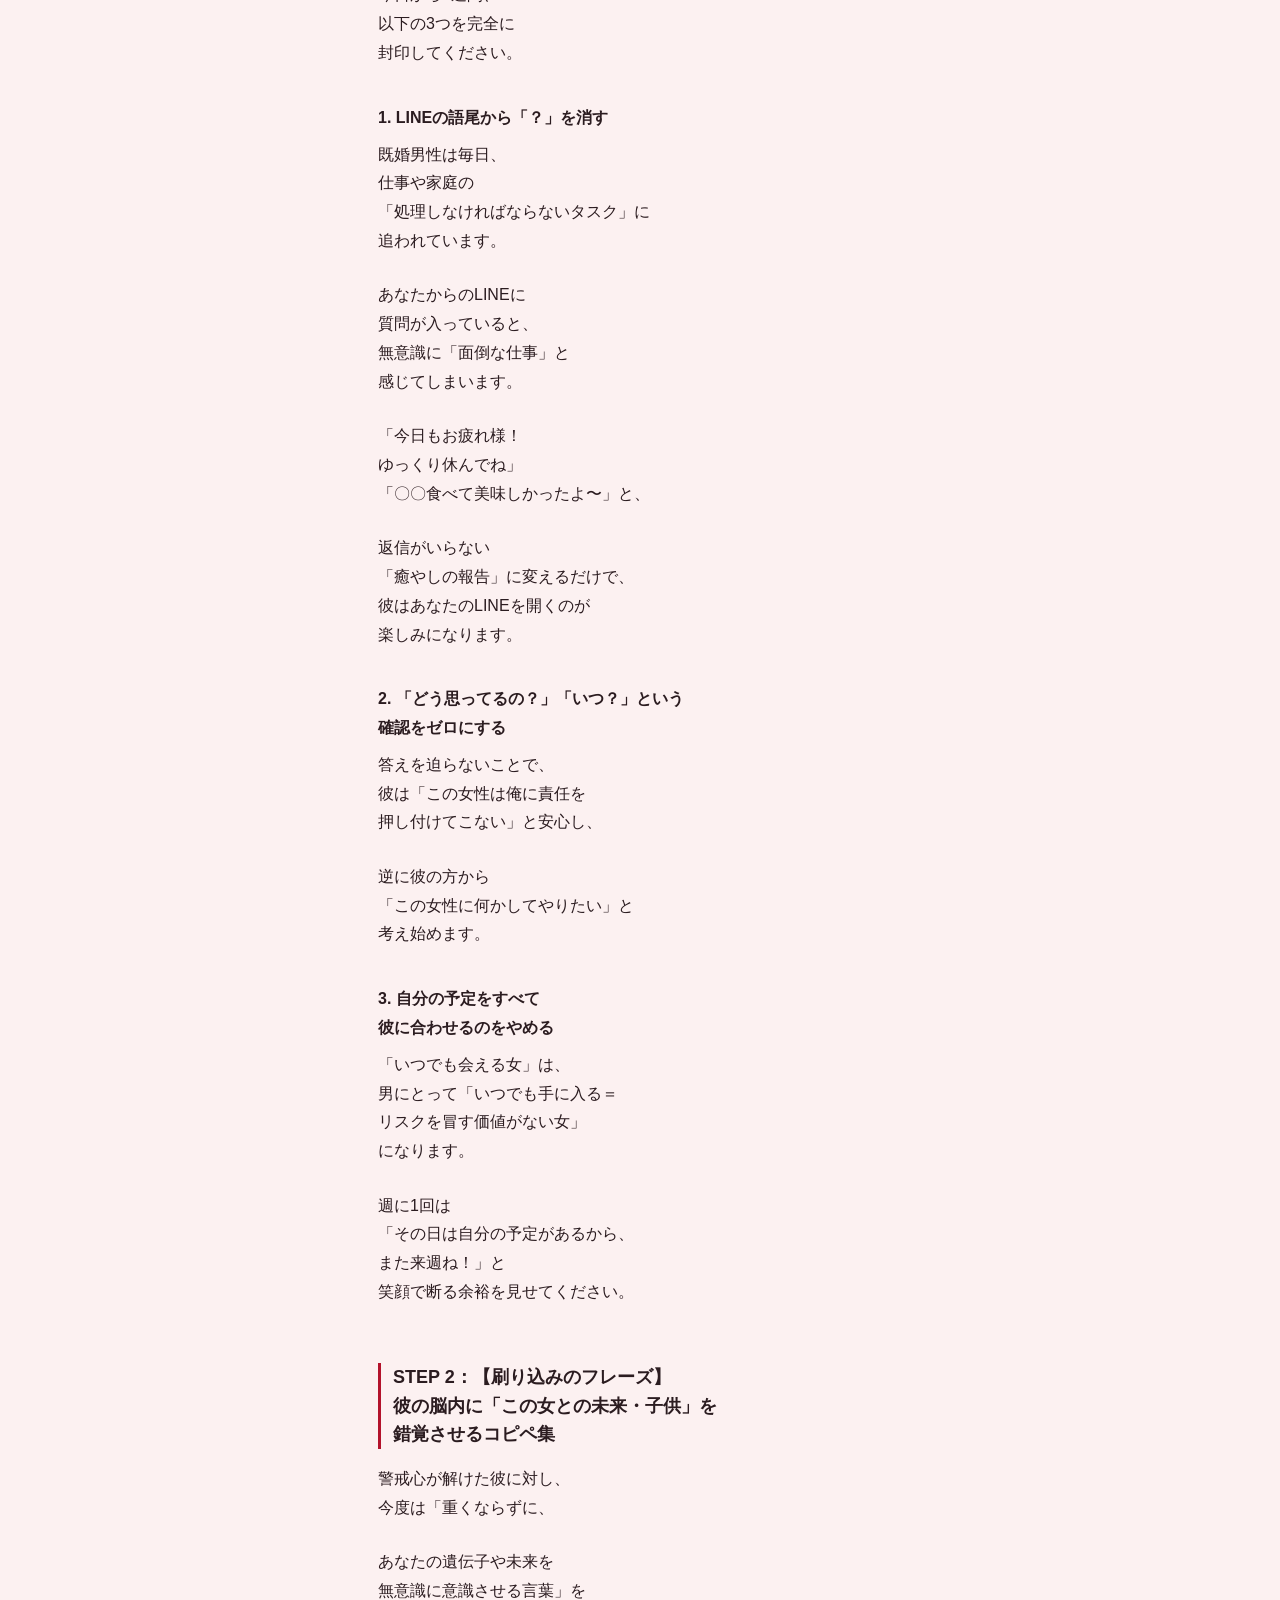
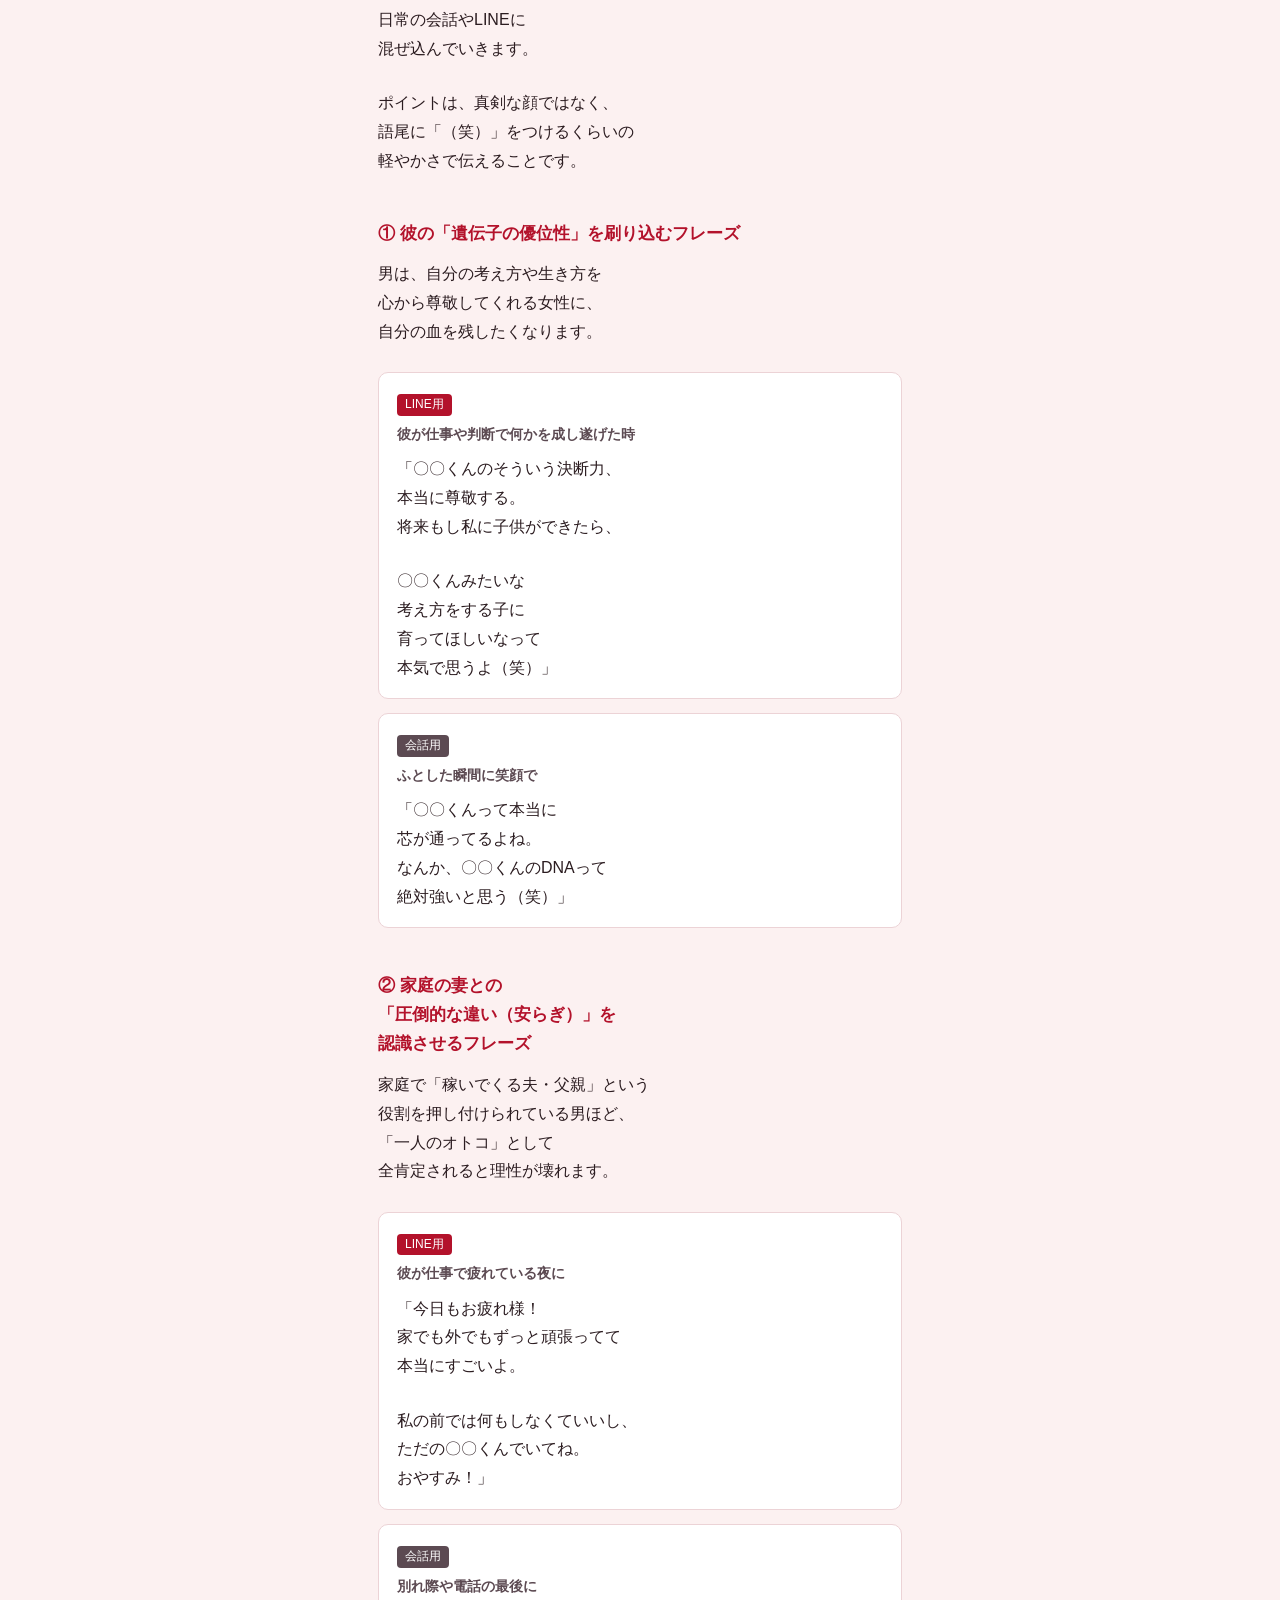
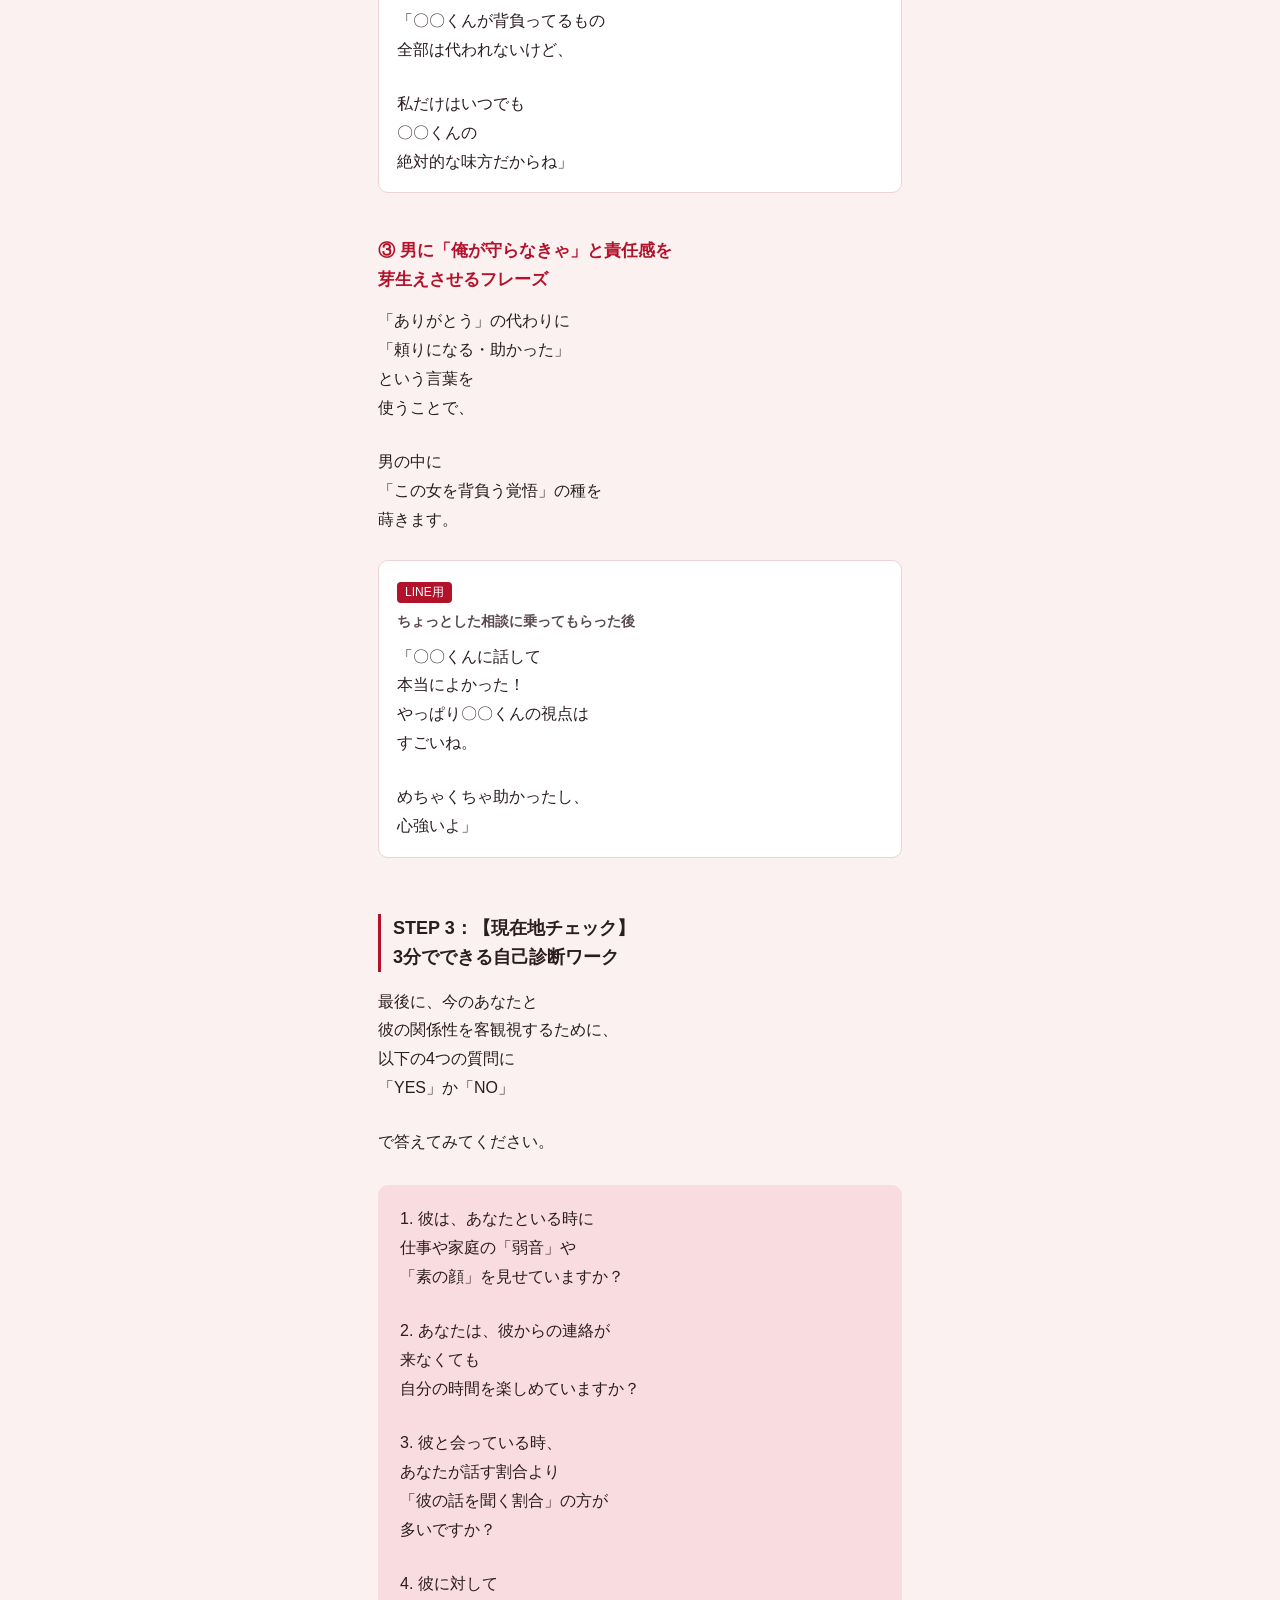
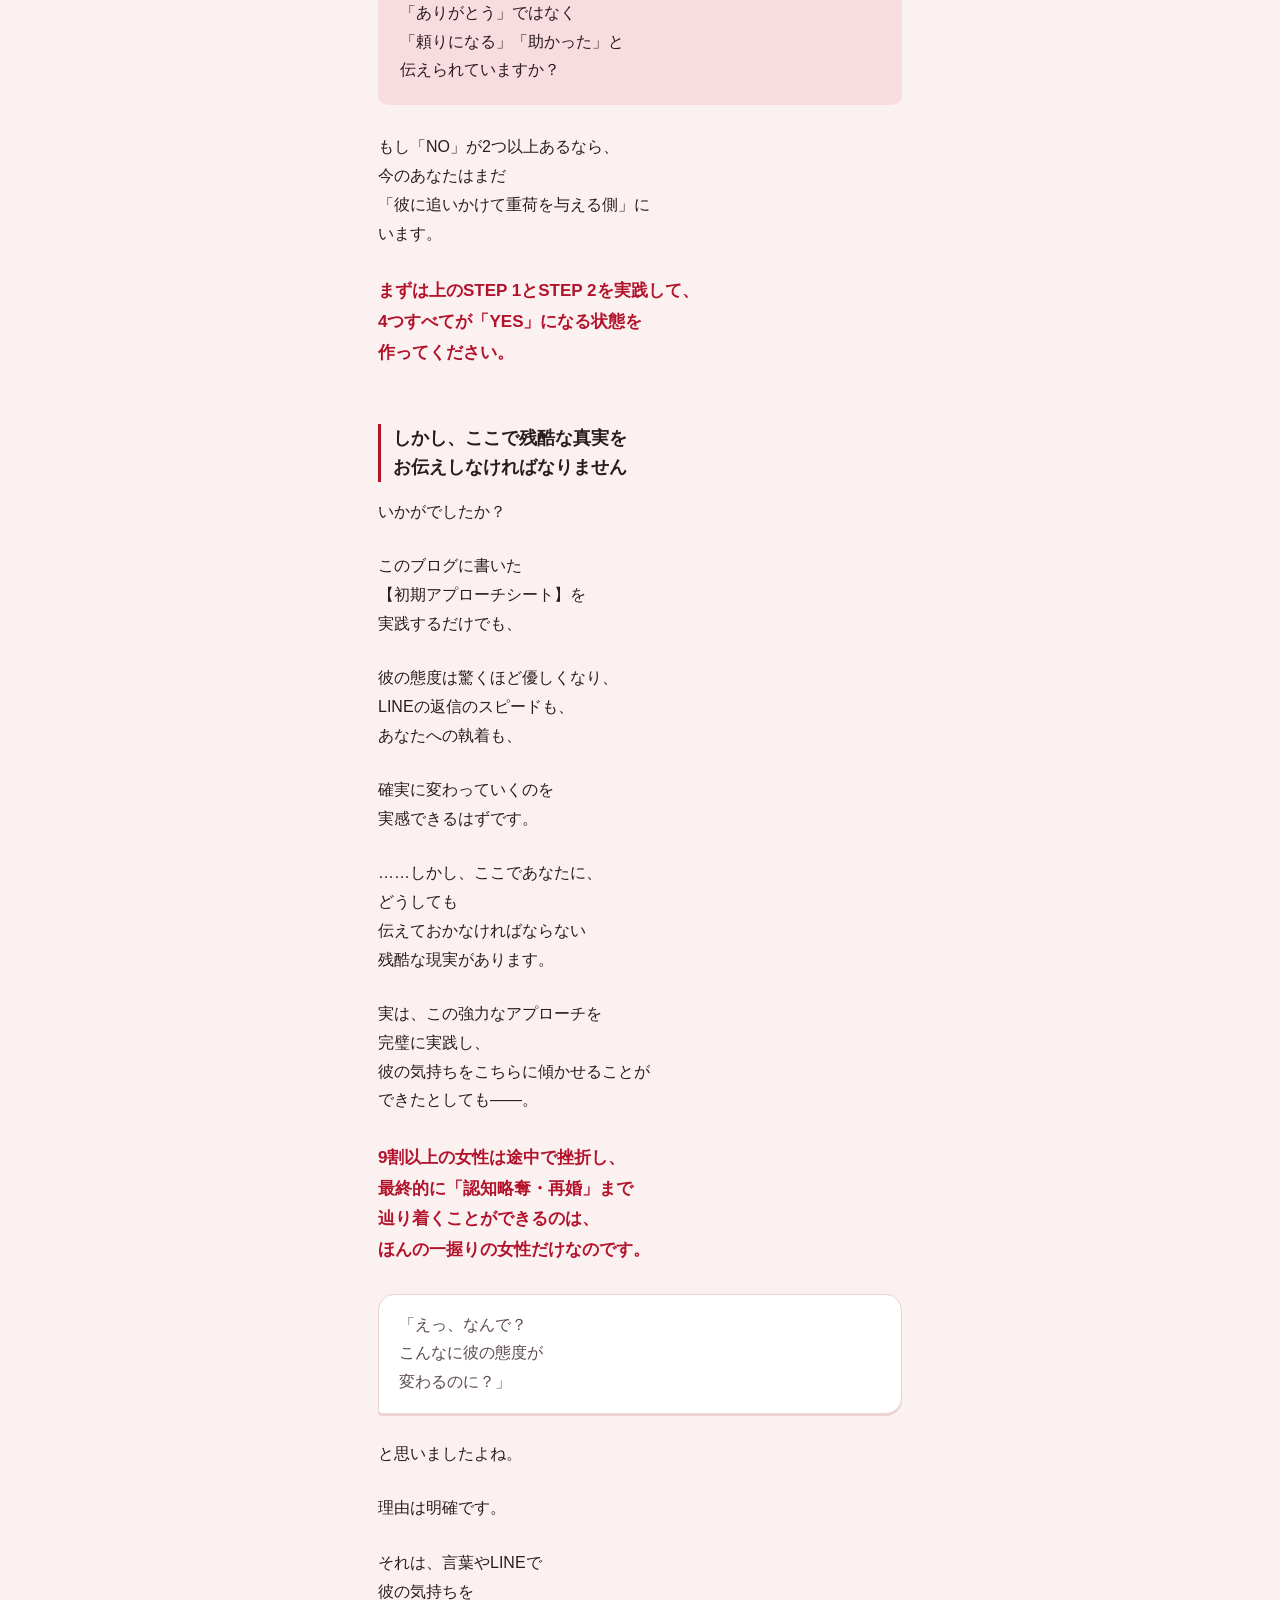
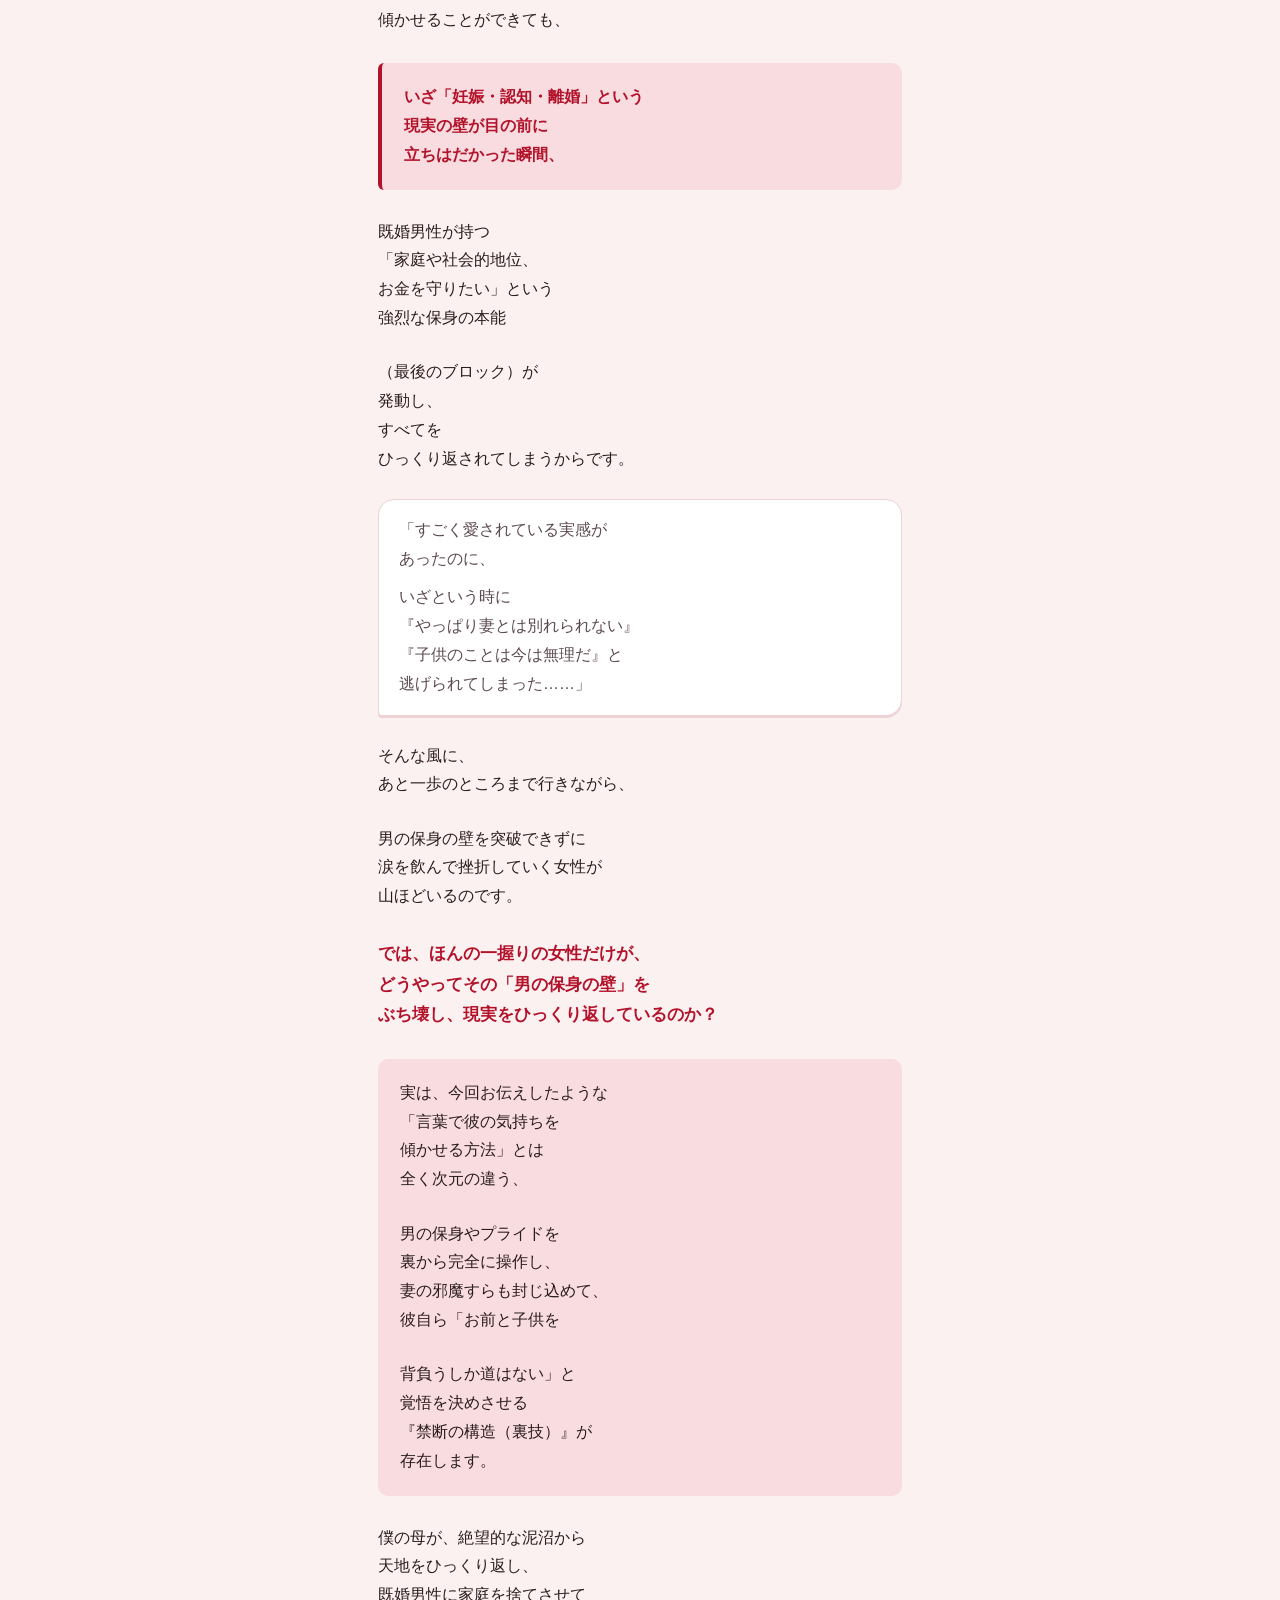
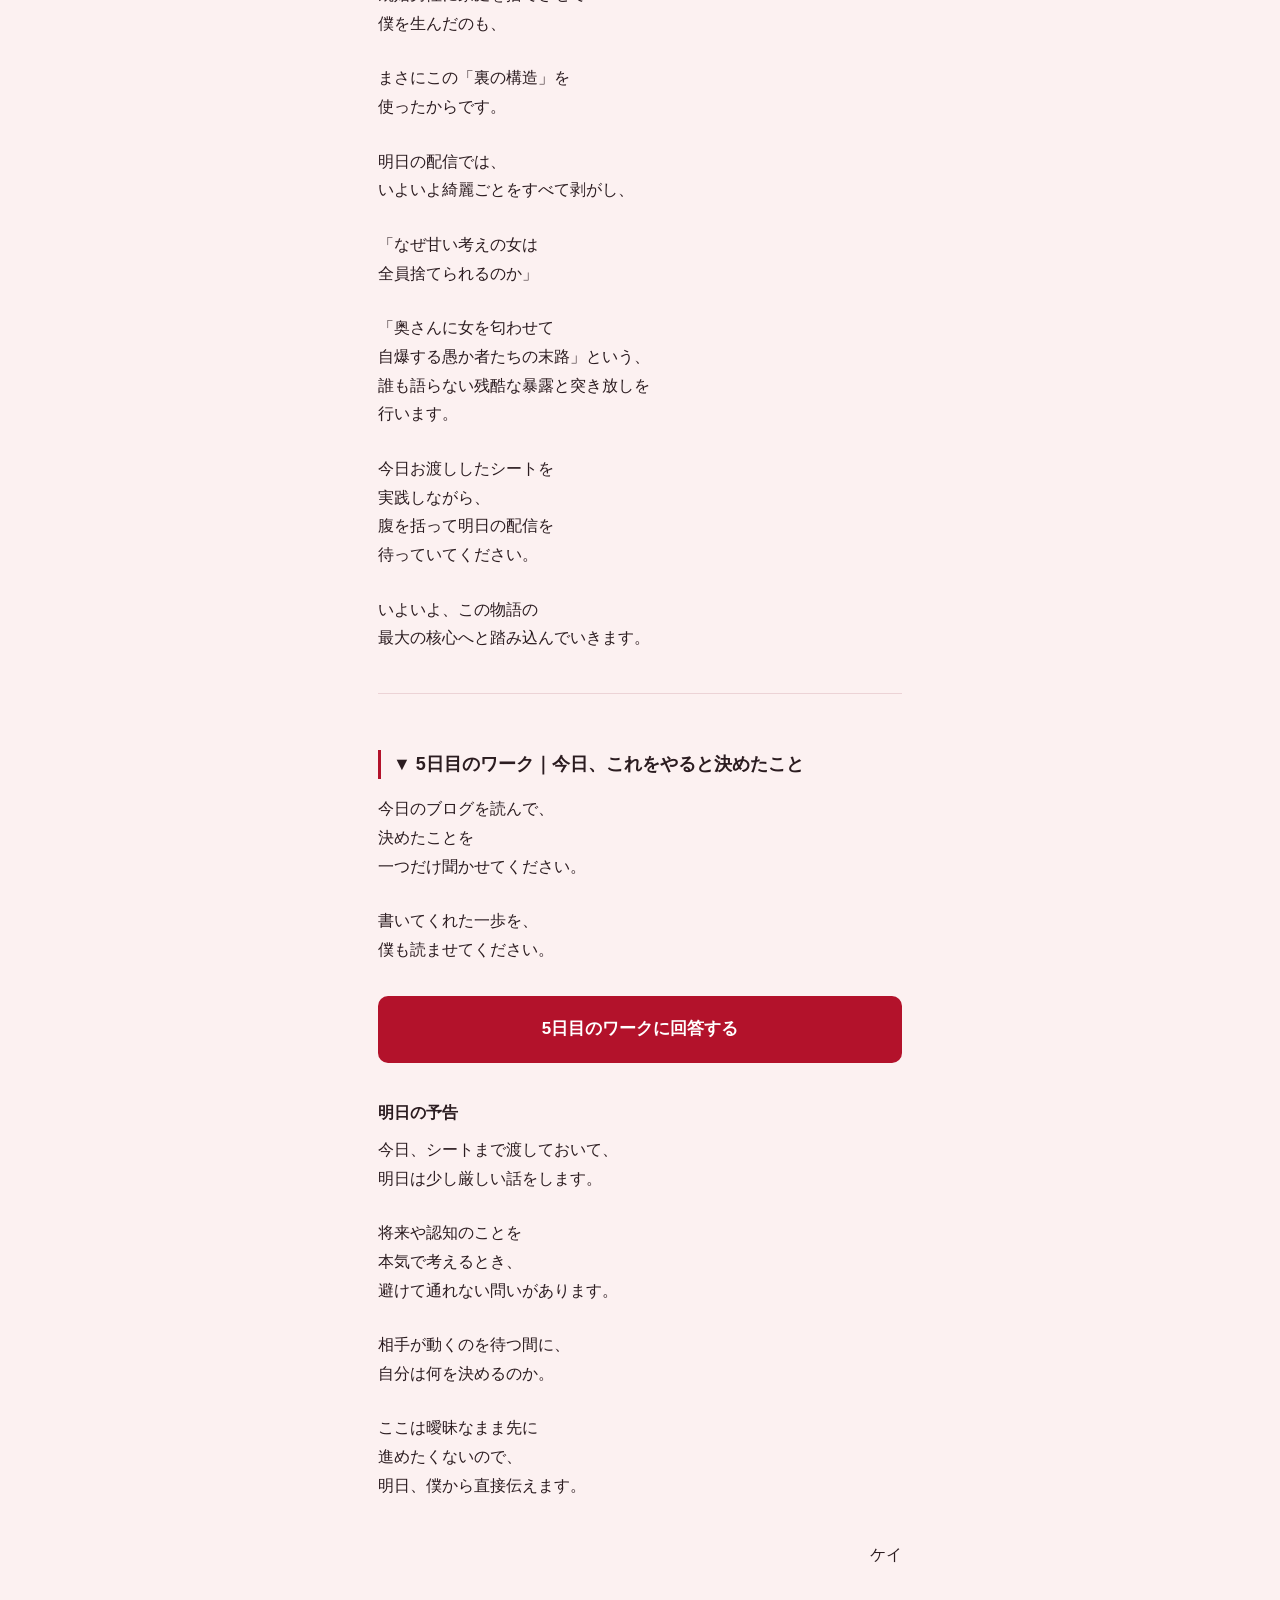
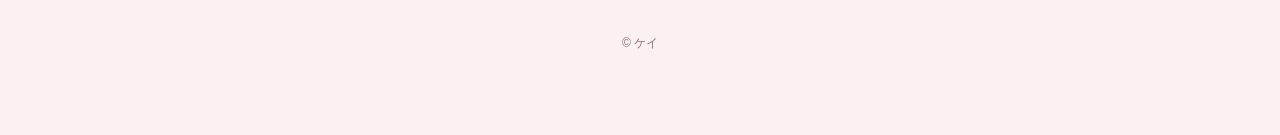
<file: kei-day5.html>
<!doctype html>
<html lang="ja">
<head>
<meta charset="utf-8">
<meta name="viewport" content="width=device-width,initial-scale=1">
<meta name="robots" content="noindex">
<title>【保存版・完全公開】既婚彼の理性を狂わせ、あなたとの未来を意識させる「禁断の初期アプローチシート」</title>
<link rel="stylesheet" href="assets/style.css?v=5">
</head>
<body>
<div class="wrap">

<img class="cover" src="assets/header-day5.jpg" alt="" width="1080" height="900">

<h1 class="sr">【保存版・完全公開】<br>既婚彼の理性を狂わせ、<br>あなたとの未来を意識させる<br>「禁断の初期アプローチシート」</h1>

<p>昨日の配信で、<br>
僕はあなたにこう問いかけました。</p>

<div class="voice">

<p>「このまま日陰の女として<br>
静かに切り捨てられる未来<br>
（ルートA）を選ぶのか」<br>
「それとも、</p>

<p>すべての構造を理解し、<br>
彼の愛も遺伝子も未来も<br>
すべて自分の手で奪い取る未来<br>
（ルートB）を選ぶのか」</p>

</div>

<p>あなたの心の中には、今、<br>
どちらの景色が<br>
広がっているでしょうか。</p>

<div class="voice">

<p>「もう中途半端な関係を<br>
続けるのは嫌だ」</p>

<p>「彼の子供を産み、<br>
堂々と隣に並ぶ未来を<br>
絶対に諦めたくない」</p>

</div>

<p>もし、あなたの胸の奥に<br>
その本気の覚悟が灯っているなら、<br>
今日という日は、</p>

<p>あなたの人生の歯車が<br>
大きく音を立てて逆転し始める<br>
「記念すべき最初の一歩」<br>
になります。</p>

<p>お待たせしました。</p>

<p>世間の常識や<br>
「どうせ無理」という周りの雑音を<br>
すべて粉砕し、<br>
既婚男性の心理構造の裏側を突いて、</p>

<p>あなたとの未来や子供を<br>
本気で意識させるための<br>
特別なツール――。</p>

<div class="box key">

<p>【認知略奪・<br>
初期アプローチシート】を、<br>
このブログの中で<br>
完全に公開します。</p>

</div>

<p>どこか別のページに<br>
飛ぶ必要はありません。</p>

<p>今すぐこの画面をブックマーク<br>
（またはメモ帳に保存）し、<br>
今日から彼とのやり取りに<br>
そのまま落とし込んでください。</p>

<h2>なぜ、あなたのこれまでのアプローチは<br>すべて逆効果だったのか？</h2>

<p>シートの中身に入る前に、<br>
一つだけ冷徹な真実を<br>
お伝えしておきます。</p>

<p>これまで、あなたは<br>
彼のことを想うあまり、<br>
こんな行動をとって<br>
いませんでしたか？</p>

<div class="box">

<p>「もっと私を見てほしい」<br>
「いつ会える？」と、<br>
自分の寂しさや不安を<br>
ぶつけてしまう。</p>

<p>「いつか離婚してね」</p>

<p>「私のこと<br>
本気にしてくれる？」と、<br>
彼の気持ちを言葉で<br>
確認しようとする。</p>

<p>将来の不安から、<br>
子供や結婚の話を<br>
なんとなく匂わせて、<br>
彼の顔色をうかがう。</p>

</div>

<p>あなたは、<br>
「彼を愛しているからこそ」<br>
の行動だと<br>
思っているでしょう。</p>

<p>しかし、<br>
既婚男性という生き物の脳内では、<br>
そのすべての行動が<br>
「警戒アラート」として処理され、</p>

<p>彼をあなたから遠ざける原因に<br>
なっていたのです。</p>

<div class="box key">

<p>「警戒アラート」とは、<br>
この女は俺の家庭や自由を脅かす<br>
危険な存在だ、という合図です。</p>

</div>

<p>あなたがこれまで<br>
良かれと思ってやってきた努力は、<br>
残念ながらすべて<br>
「自分で自分の首を絞める行為」</p>

<p>でしか<br>
ありませんでした。</p>

<p>でも、安心してください。</p>

<p>今日からその「逆効果の行動」を<br>
すべてやめ、<br>
これからお渡しするシートの通りに<br>
動きを変えるだけで、</p>

<p>彼のあなたを見る目は<br>
劇的に変わり始めます。</p>

<h2>【完全公開】認知略奪・初期アプローチシート</h2>

<p>ここからは、僕の母が<br>
泥沼の現実を<br>
ひっくり返した時に使った</p>

<p>「男の心理構造を<br>
裏から操作する技術」の中から、</p>

<p>今日からスマホ一つで<br>
実践できる「初期の仕込み」を、<br>
3つのステップと具体的なフレーズに<br>
落とし込みました。</p>

<p>そのまま真似して<br>
使ってみてください。</p>

<h2>STEP 1：【引き算のルール】<br>男の警戒心を1秒で解除する「3つの封印」</h2>

<p>まずは、彼が無意識に感じている<br>
「重さ・プレッシャー」を<br>
完全に消し去ります。</p>

<p>今日から1週間、<br>
以下の3つを完全に<br>
封印してください。</p>

<p class="rule">1. LINEの語尾から「？」を消す</p>

<p>既婚男性は毎日、<br>
仕事や家庭の<br>
「処理しなければならないタスク」に<br>
追われています。</p>

<p>あなたからのLINEに<br>
質問が入っていると、<br>
無意識に「面倒な仕事」と<br>
感じてしまいます。</p>

<p>「今日もお疲れ様！<br>
ゆっくり休んでね」<br>
「〇〇食べて美味しかったよ〜」と、</p>

<p>返信がいらない<br>
「癒やしの報告」に変えるだけで、<br>
彼はあなたのLINEを開くのが<br>
楽しみになります。</p>

<p class="rule">2. 「どう思ってるの？」「いつ？」という<br>確認をゼロにする</p>

<p>答えを迫らないことで、<br>
彼は「この女性は俺に責任を<br>
押し付けてこない」と安心し、</p>

<p>逆に彼の方から<br>
「この女性に何かしてやりたい」と<br>
考え始めます。</p>

<p class="rule">3. 自分の予定をすべて<br>彼に合わせるのをやめる</p>

<p>「いつでも会える女」は、<br>
男にとって「いつでも手に入る＝<br>
リスクを冒す価値がない女」<br>
になります。</p>

<p>週に1回は<br>
「その日は自分の予定があるから、<br>
また来週ね！」と<br>
笑顔で断る余裕を見せてください。</p>

<h2>STEP 2：【刷り込みのフレーズ】<br>彼の脳内に「この女との未来・子供」を<br>錯覚させるコピペ集</h2>

<p>警戒心が解けた彼に対し、<br>
今度は「重くならずに、</p>

<p>あなたの遺伝子や未来を<br>
無意識に意識させる言葉」を<br>
日常の会話やLINEに<br>
混ぜ込んでいきます。</p>

<p>ポイントは、真剣な顔ではなく、<br>
語尾に「（笑）」をつけるくらいの<br>
軽やかさで伝えることです。</p>

<h3>① 彼の「遺伝子の優位性」を刷り込むフレーズ</h3>

<p>男は、自分の考え方や生き方を<br>
心から尊敬してくれる女性に、<br>
自分の血を残したくなります。</p>

<div class="tpl">
<span class="tag">LINE用</span>
<p class="when">彼が仕事や判断で何かを成し遂げた時</p>

<p>「〇〇くんのそういう決断力、<br>
本当に尊敬する。<br>
将来もし私に子供ができたら、</p>

<p>〇〇くんみたいな<br>
考え方をする子に<br>
育ってほしいなって<br>
本気で思うよ（笑）」</p>

</div>

<div class="tpl">
<span class="tag talk">会話用</span>
<p class="when">ふとした瞬間に笑顔で</p>

<p>「〇〇くんって本当に<br>
芯が通ってるよね。<br>
なんか、〇〇くんのDNAって<br>
絶対強いと思う（笑）」</p>

</div>

<h3>② 家庭の妻との<br>「圧倒的な違い（安らぎ）」を<br>認識させるフレーズ</h3>

<p>家庭で「稼いでくる夫・父親」という<br>
役割を押し付けられている男ほど、<br>
「一人のオトコ」として<br>
全肯定されると理性が壊れます。</p>

<div class="tpl">
<span class="tag">LINE用</span>
<p class="when">彼が仕事で疲れている夜に</p>

<p>「今日もお疲れ様！<br>
家でも外でもずっと頑張ってて<br>
本当にすごいよ。</p>

<p>私の前では何もしなくていいし、<br>
ただの〇〇くんでいてね。<br>
おやすみ！」</p>

</div>

<div class="tpl">
<span class="tag talk">会話用</span>
<p class="when">別れ際や電話の最後に</p>

<p>「〇〇くんが背負ってるもの<br>
全部は代われないけど、</p>

<p>私だけはいつでも<br>
〇〇くんの<br>
絶対的な味方だからね」</p>

</div>

<h3>③ 男に「俺が守らなきゃ」と責任感を<br>芽生えさせるフレーズ</h3>

<p>「ありがとう」の代わりに<br>
「頼りになる・助かった」<br>
という言葉を<br>
使うことで、</p>

<p>男の中に<br>
「この女を背負う覚悟」の種を<br>
蒔きます。</p>

<div class="tpl">
<span class="tag">LINE用</span>
<p class="when">ちょっとした相談に乗ってもらった後</p>

<p>「〇〇くんに話して<br>
本当によかった！<br>
やっぱり〇〇くんの視点は<br>
すごいね。</p>

<p>めちゃくちゃ助かったし、<br>
心強いよ」</p>

</div>

<h2>STEP 3：【現在地チェック】<br>3分でできる自己診断ワーク</h2>

<p>最後に、今のあなたと<br>
彼の関係性を客観視するために、<br>
以下の4つの質問に<br>
「YES」か「NO」</p>

<p>で答えてみてください。</p>

<div class="box">

<p>1. 彼は、あなたといる時に<br>
仕事や家庭の「弱音」や<br>
「素の顔」を見せていますか？</p>

<p>2. あなたは、彼からの連絡が<br>
来なくても<br>
自分の時間を楽しめていますか？</p>

<p>3. 彼と会っている時、<br>
あなたが話す割合より<br>
「彼の話を聞く割合」の方が<br>
多いですか？</p>

<p>4. 彼に対して<br>
「ありがとう」ではなく<br>
「頼りになる」「助かった」と<br>
伝えられていますか？</p>

</div>

<p>もし「NO」が2つ以上あるなら、<br>
今のあなたはまだ<br>
「彼に追いかけて重荷を与える側」に<br>
います。</p>

<p class="key">まずは上のSTEP 1とSTEP 2を実践して、<br>4つすべてが「YES」になる状態を<br>作ってください。</p>

<h2>しかし、ここで残酷な真実を<br>お伝えしなければなりません</h2>

<p>いかがでしたか？</p>

<p>このブログに書いた<br>
【初期アプローチシート】を<br>
実践するだけでも、</p>

<p>彼の態度は驚くほど優しくなり、<br>
LINEの返信のスピードも、<br>
あなたへの執着も、</p>

<p>確実に変わっていくのを<br>
実感できるはずです。</p>

<p>……しかし、ここであなたに、<br>
どうしても<br>
伝えておかなければならない<br>
残酷な現実があります。</p>

<p>実は、この強力なアプローチを<br>
完璧に実践し、<br>
彼の気持ちをこちらに傾かせることが<br>
できたとしても――。</p>

<p class="key">9割以上の女性は途中で挫折し、<br>最終的に「認知略奪・再婚」まで<br>辿り着くことができるのは、<br>ほんの一握りの女性だけなのです。</p>

<div class="voice">

<p>「えっ、なんで？<br>
こんなに彼の態度が<br>
変わるのに？」</p>

</div>

<p>と思いましたよね。</p>

<p>理由は明確です。</p>

<p>それは、言葉やLINEで<br>
彼の気持ちを<br>
傾かせることができても、</p>

<div class="box key">

<p>いざ「妊娠・認知・離婚」という<br>
現実の壁が目の前に<br>
立ちはだかった瞬間、</p>

</div>

<p>既婚男性が持つ<br>
「家庭や社会的地位、<br>
お金を守りたい」という<br>
強烈な保身の本能</p>

<p>（最後のブロック）が<br>
発動し、<br>
すべてを<br>
ひっくり返されてしまうからです。</p>

<div class="voice">

<p>「すごく愛されている実感が<br>
あったのに、</p>

<p>いざという時に<br>
『やっぱり妻とは別れられない』<br>
『子供のことは今は無理だ』と<br>
逃げられてしまった……」</p>

</div>

<p>そんな風に、<br>
あと一歩のところまで行きながら、</p>

<p>男の保身の壁を突破できずに<br>
涙を飲んで挫折していく女性が<br>
山ほどいるのです。</p>

<p class="key">では、ほんの一握りの女性だけが、<br>どうやってその「男の保身の壁」を<br>ぶち壊し、現実をひっくり返しているのか？</p>

<div class="box">

<p>実は、今回お伝えしたような<br>
「言葉で彼の気持ちを<br>
傾かせる方法」とは<br>
全く次元の違う、</p>

<p>男の保身やプライドを<br>
裏から完全に操作し、<br>
妻の邪魔すらも封じ込めて、<br>
彼自ら「お前と子供を</p>

<p>背負うしか道はない」と<br>
覚悟を決めさせる<br>
『禁断の構造（裏技）』が<br>
存在します。</p>

</div>

<p>僕の母が、絶望的な泥沼から<br>
天地をひっくり返し、<br>
既婚男性に家庭を捨てさせて<br>
僕を生んだのも、</p>

<p>まさにこの「裏の構造」を<br>
使ったからです。</p>

<p>明日の配信では、<br>
いよいよ綺麗ごとをすべて剥がし、</p>

<p>「なぜ甘い考えの女は<br>
全員捨てられるのか」</p>

<p>「奥さんに女を匂わせて<br>
自爆する愚か者たちの末路」という、<br>
誰も語らない残酷な暴露と突き放しを<br>
行います。</p>

<p>今日お渡ししたシートを<br>
実践しながら、<br>
腹を括って明日の配信を<br>
待っていてください。</p>

<p>いよいよ、この物語の<br>
最大の核心へと踏み込んでいきます。</p>

<hr>

<h2>▼ 5日目のワーク｜今日、これをやると決めたこと</h2>

<p>今日のブログを読んで、<br>
決めたことを<br>
一つだけ聞かせてください。</p>

<p>書いてくれた一歩を、<br>
僕も読ませてください。</p>

<a class="btn" href="https://liff.line.me/2012444435-QhR3Y0SH?page=form&amp;id=a8b623bf-4969-457a-9e15-8fd226f37b87">5日目のワークに回答する</a>

<p class="rule">明日の予告</p>

<p>今日、シートまで渡しておいて、<br>
明日は少し厳しい話をします。</p>

<p>将来や認知のことを<br>
本気で考えるとき、<br>
避けて通れない問いがあります。</p>

<p>相手が動くのを待つ間に、<br>
自分は何を決めるのか。</p>

<p>ここは曖昧なまま先に<br>
進めたくないので、<br>
明日、僕から直接伝えます。</p>

<p class="sign">ケイ</p>

<div class="foot">© ケイ</div>
</div>
<script src="assets/fit.js"></script>
</body>
</html>
</file>
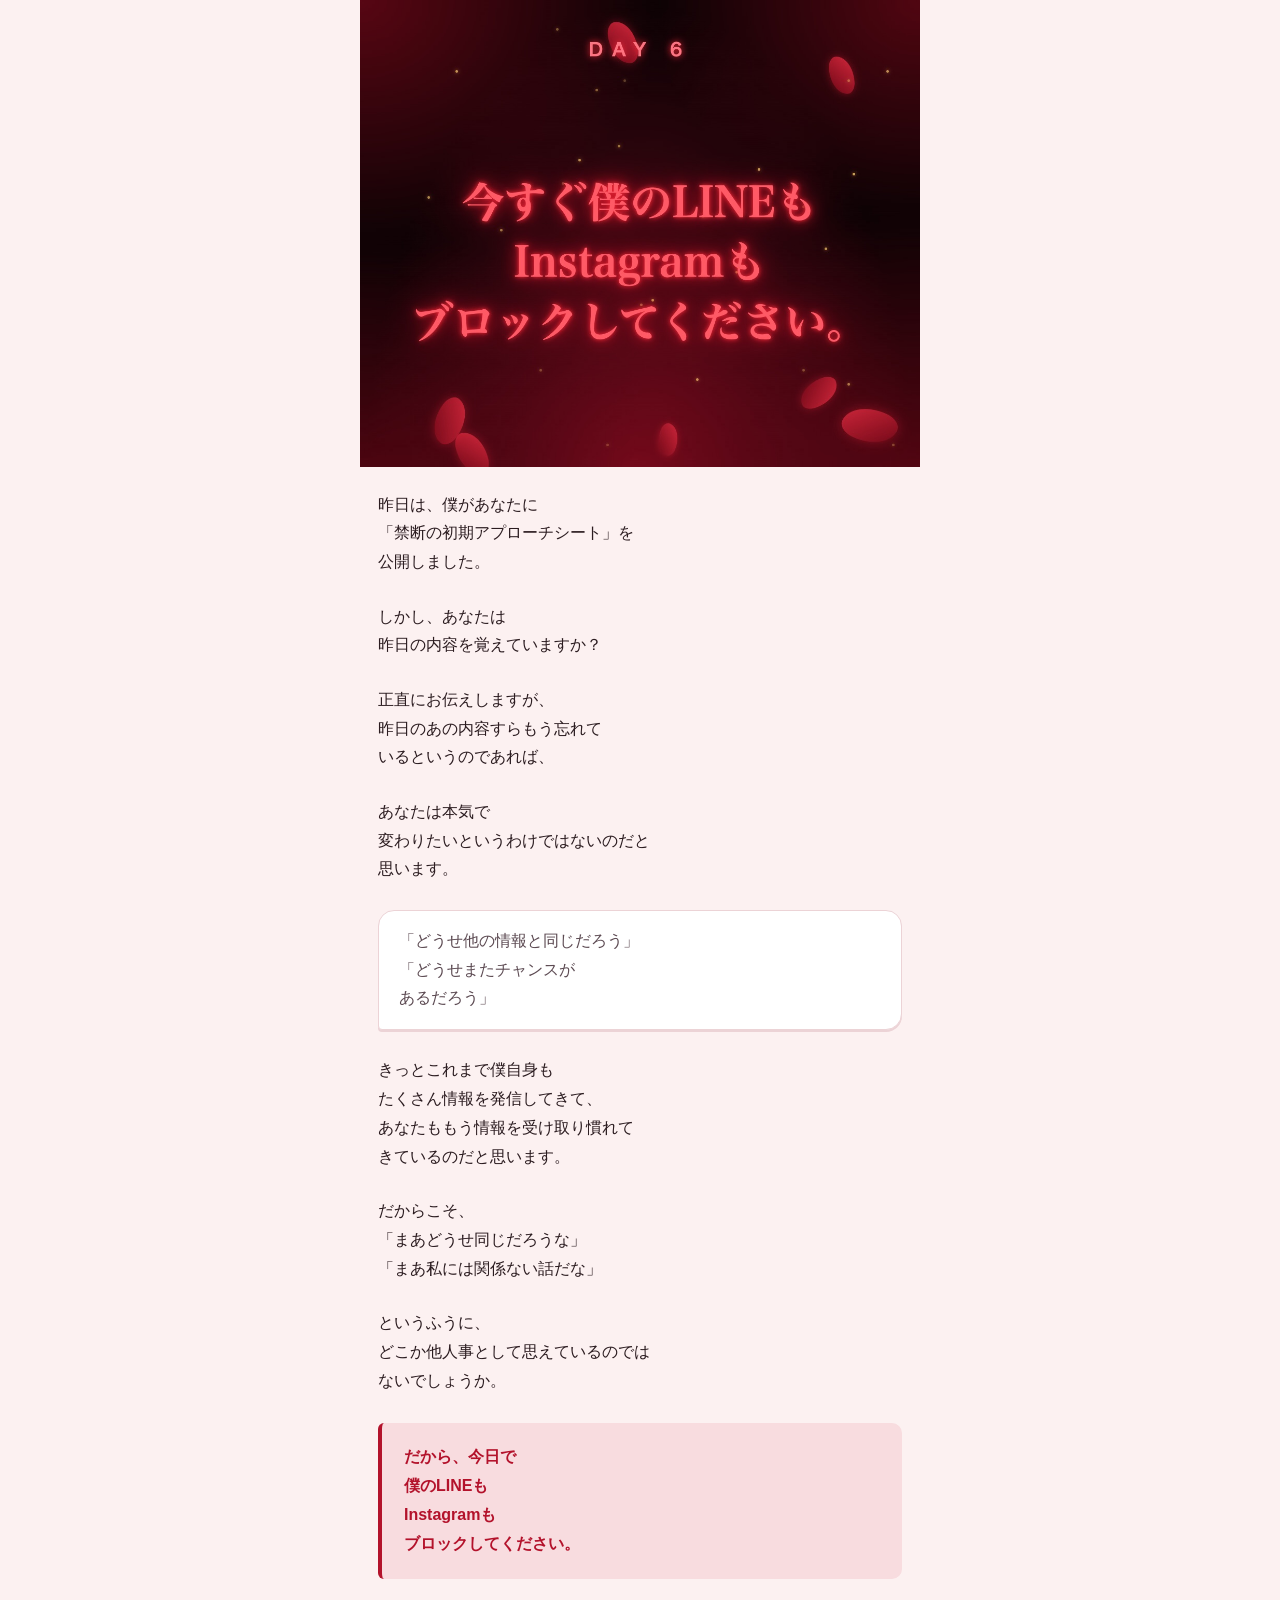
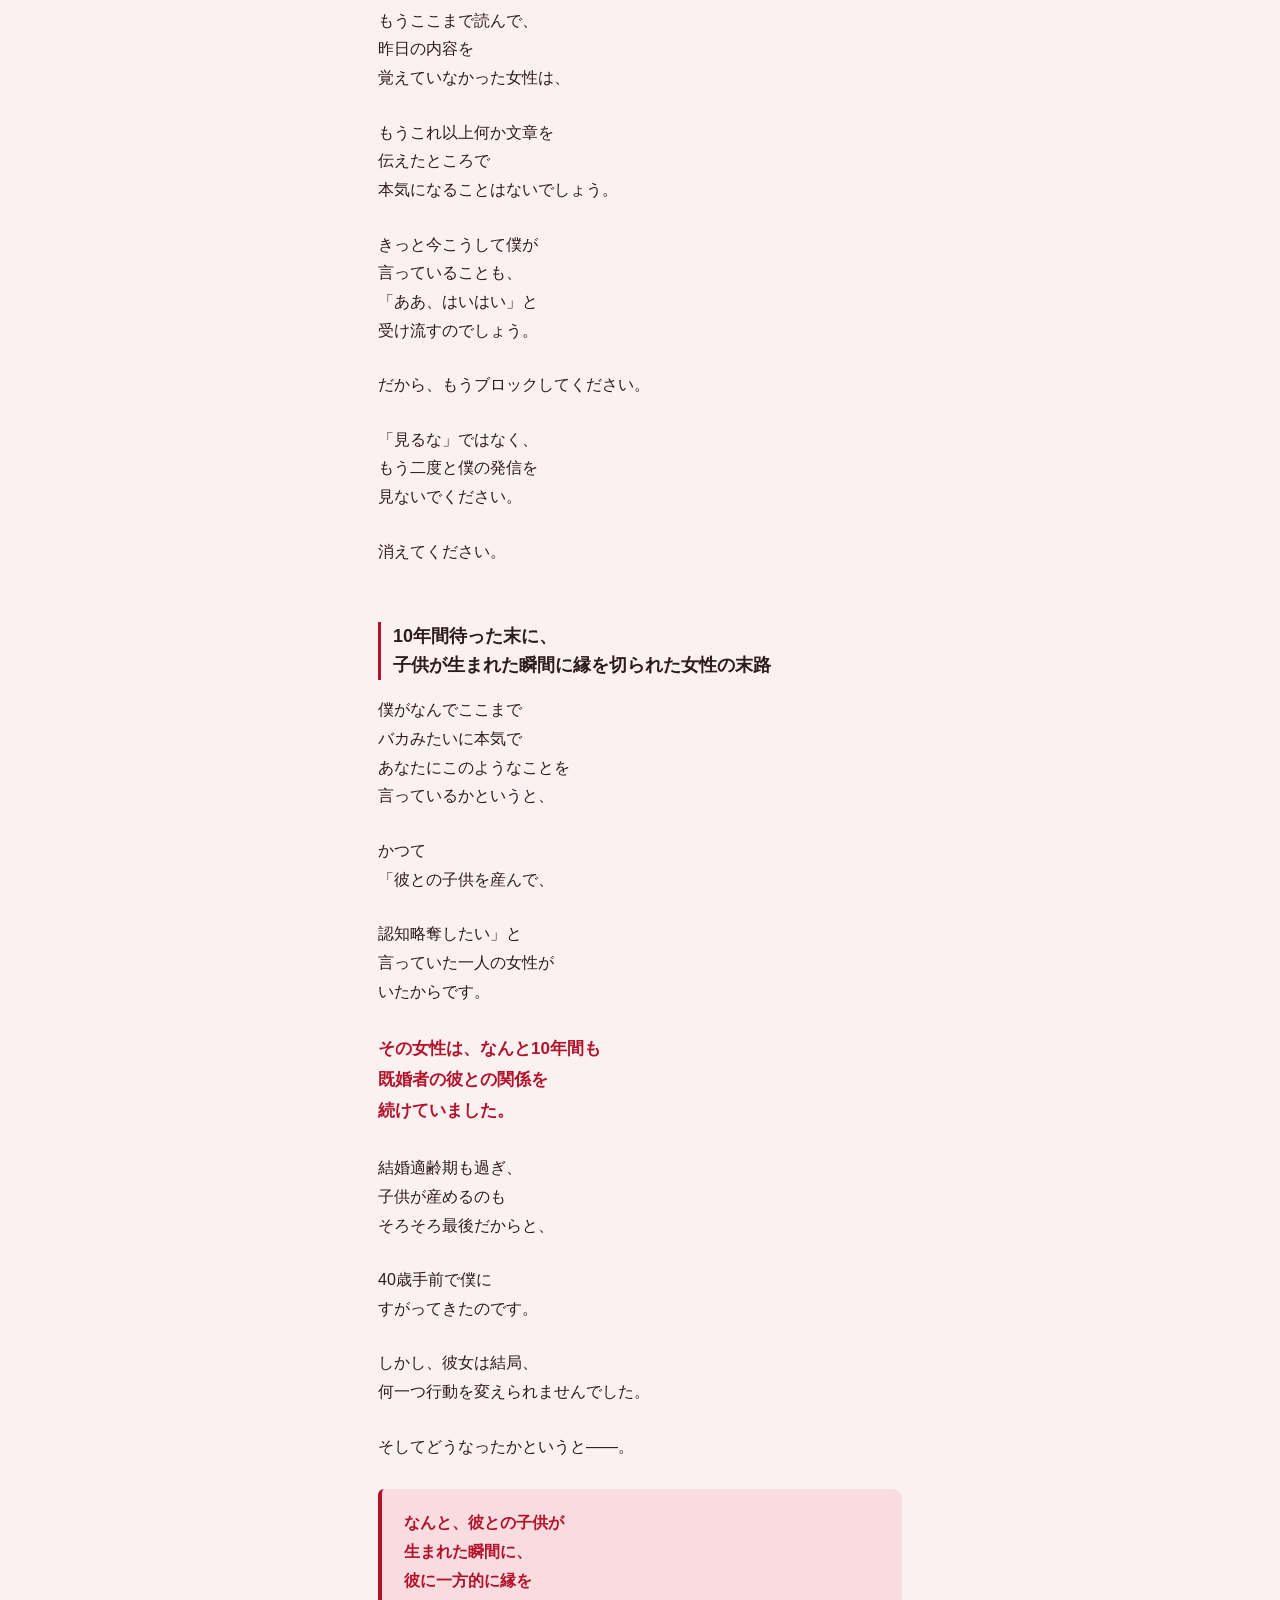
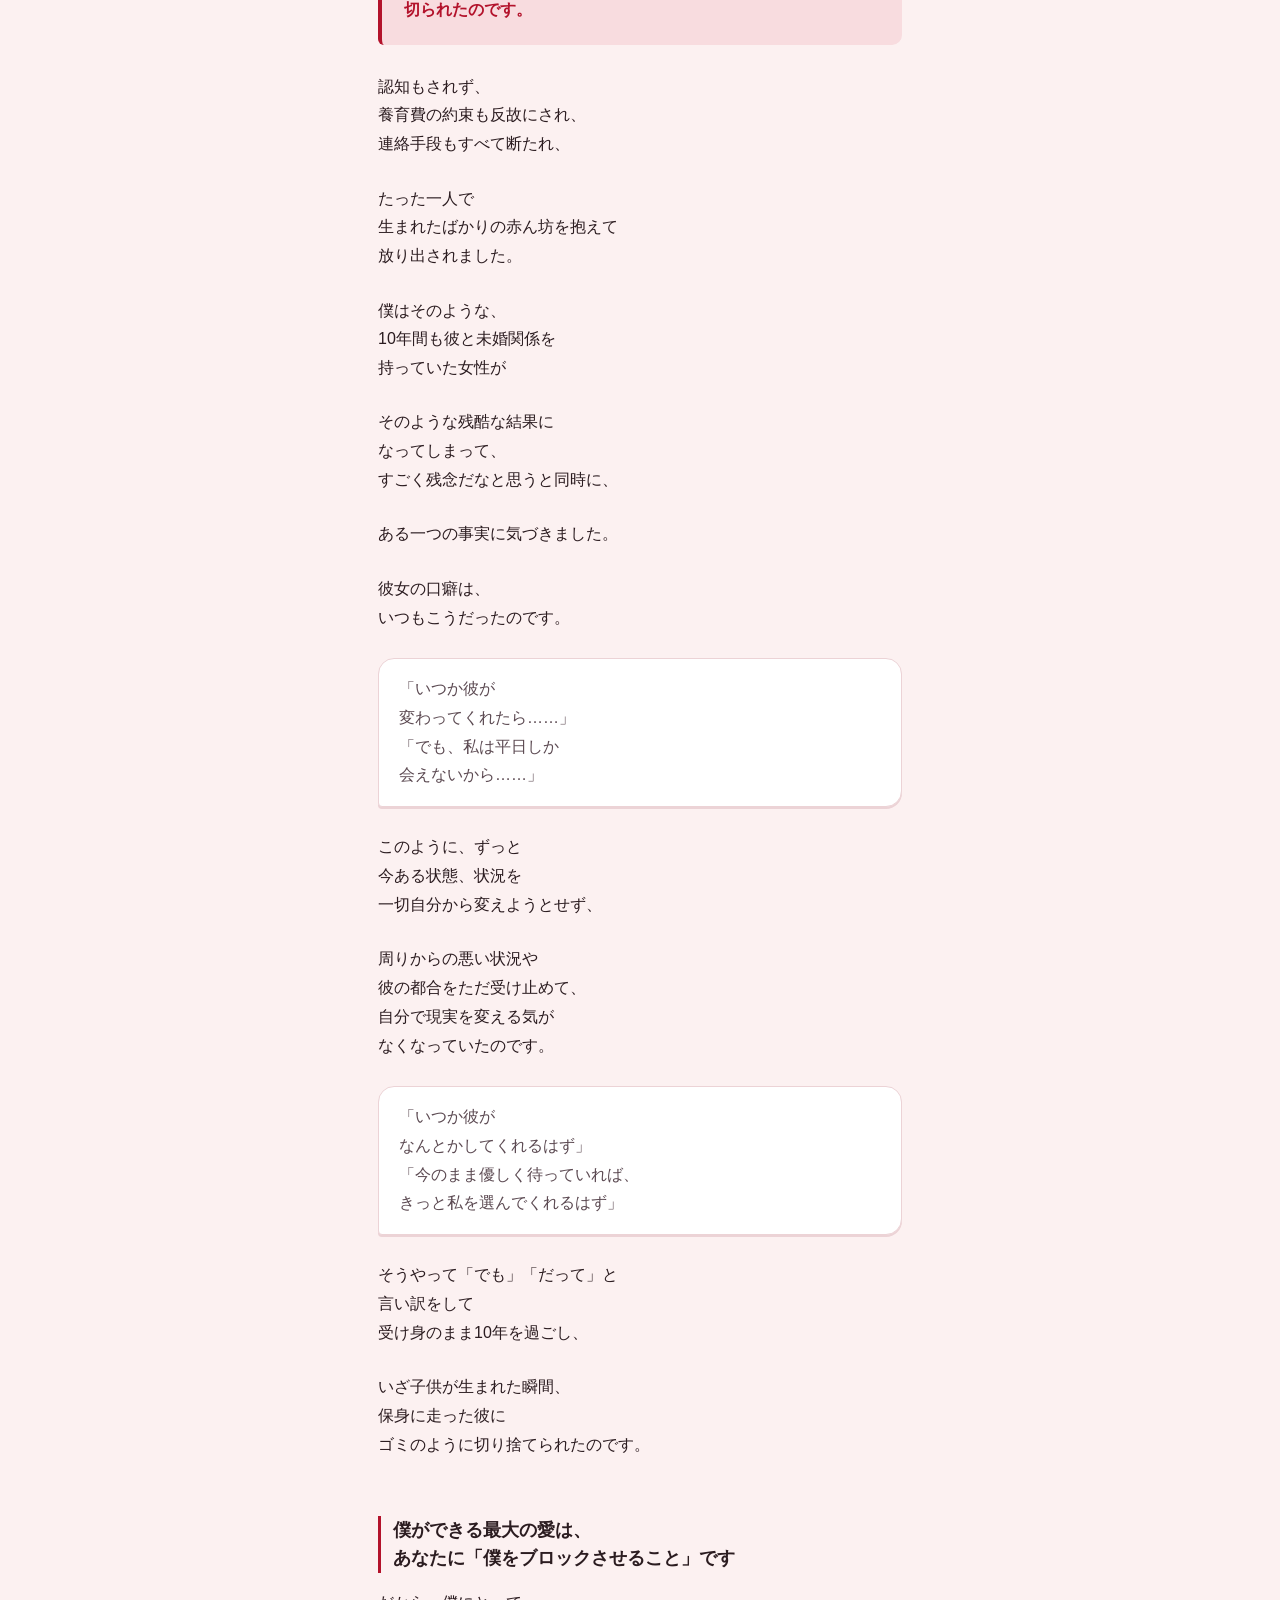
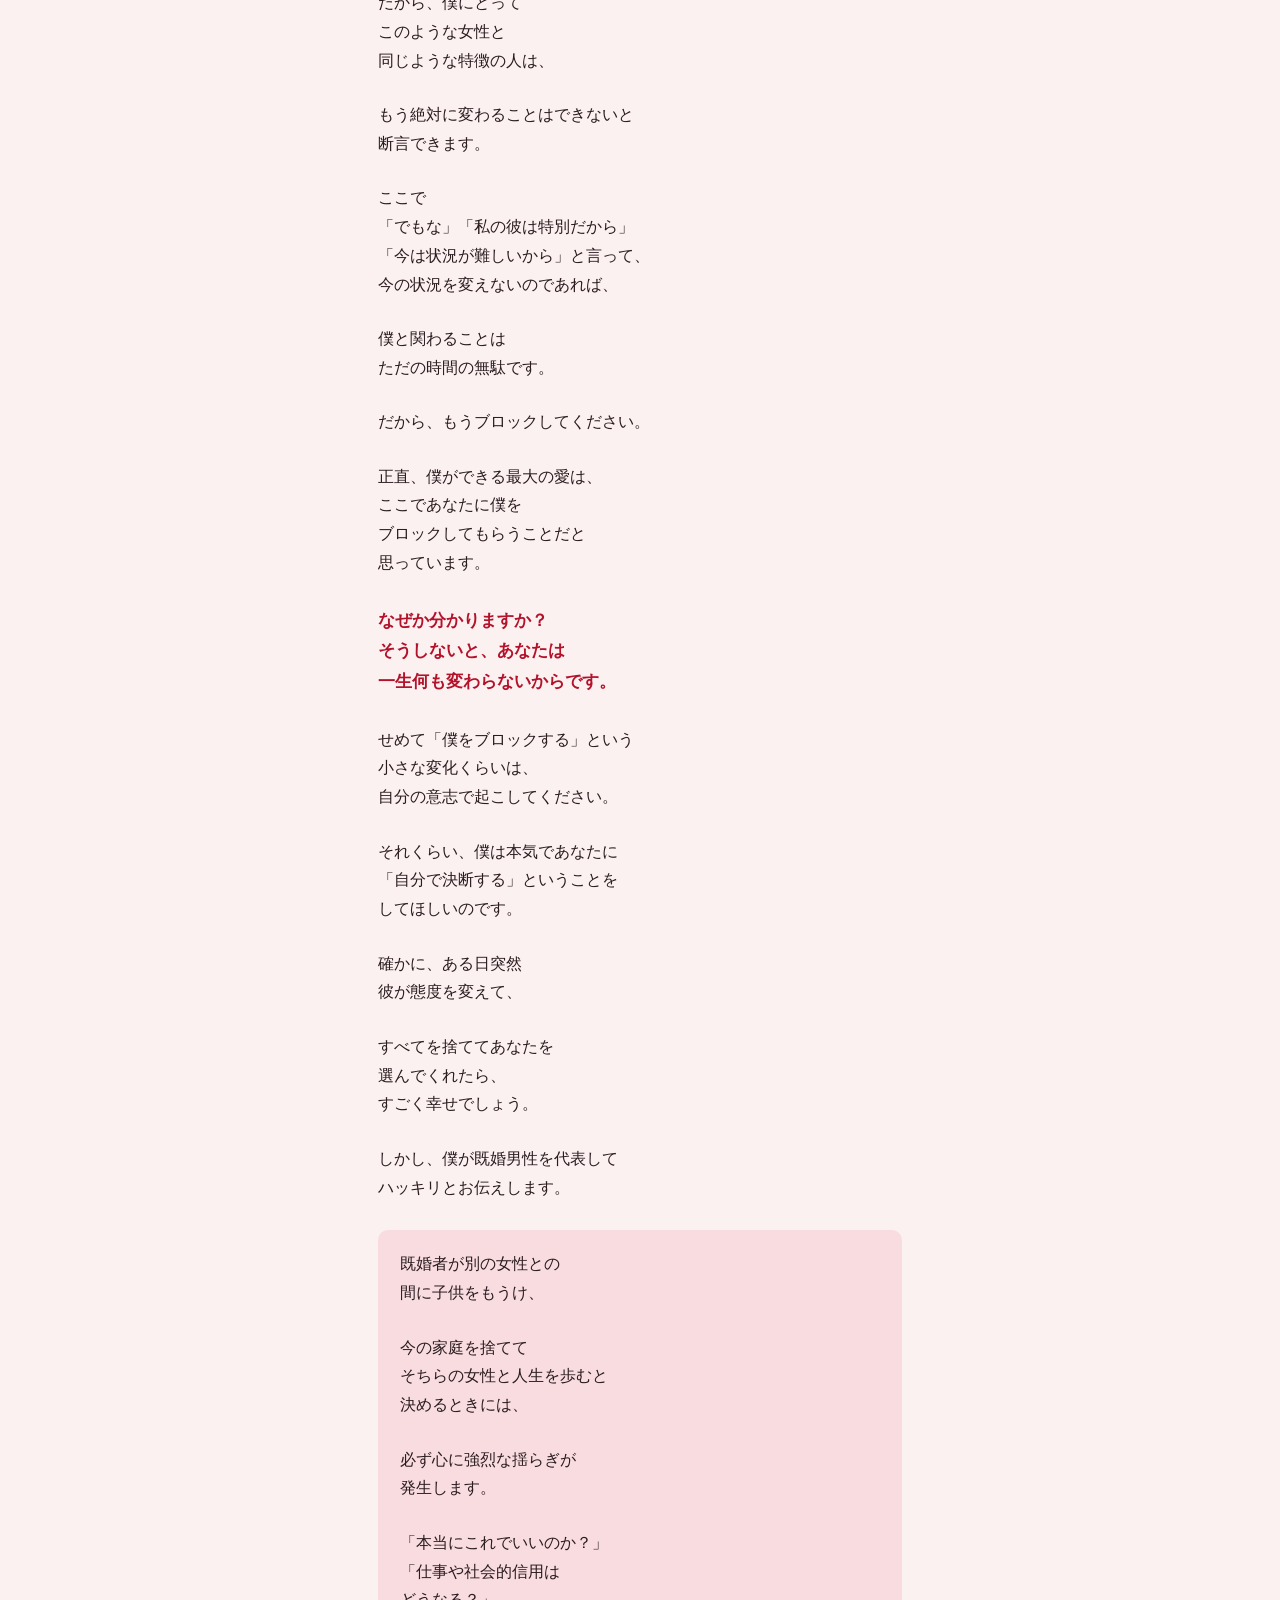
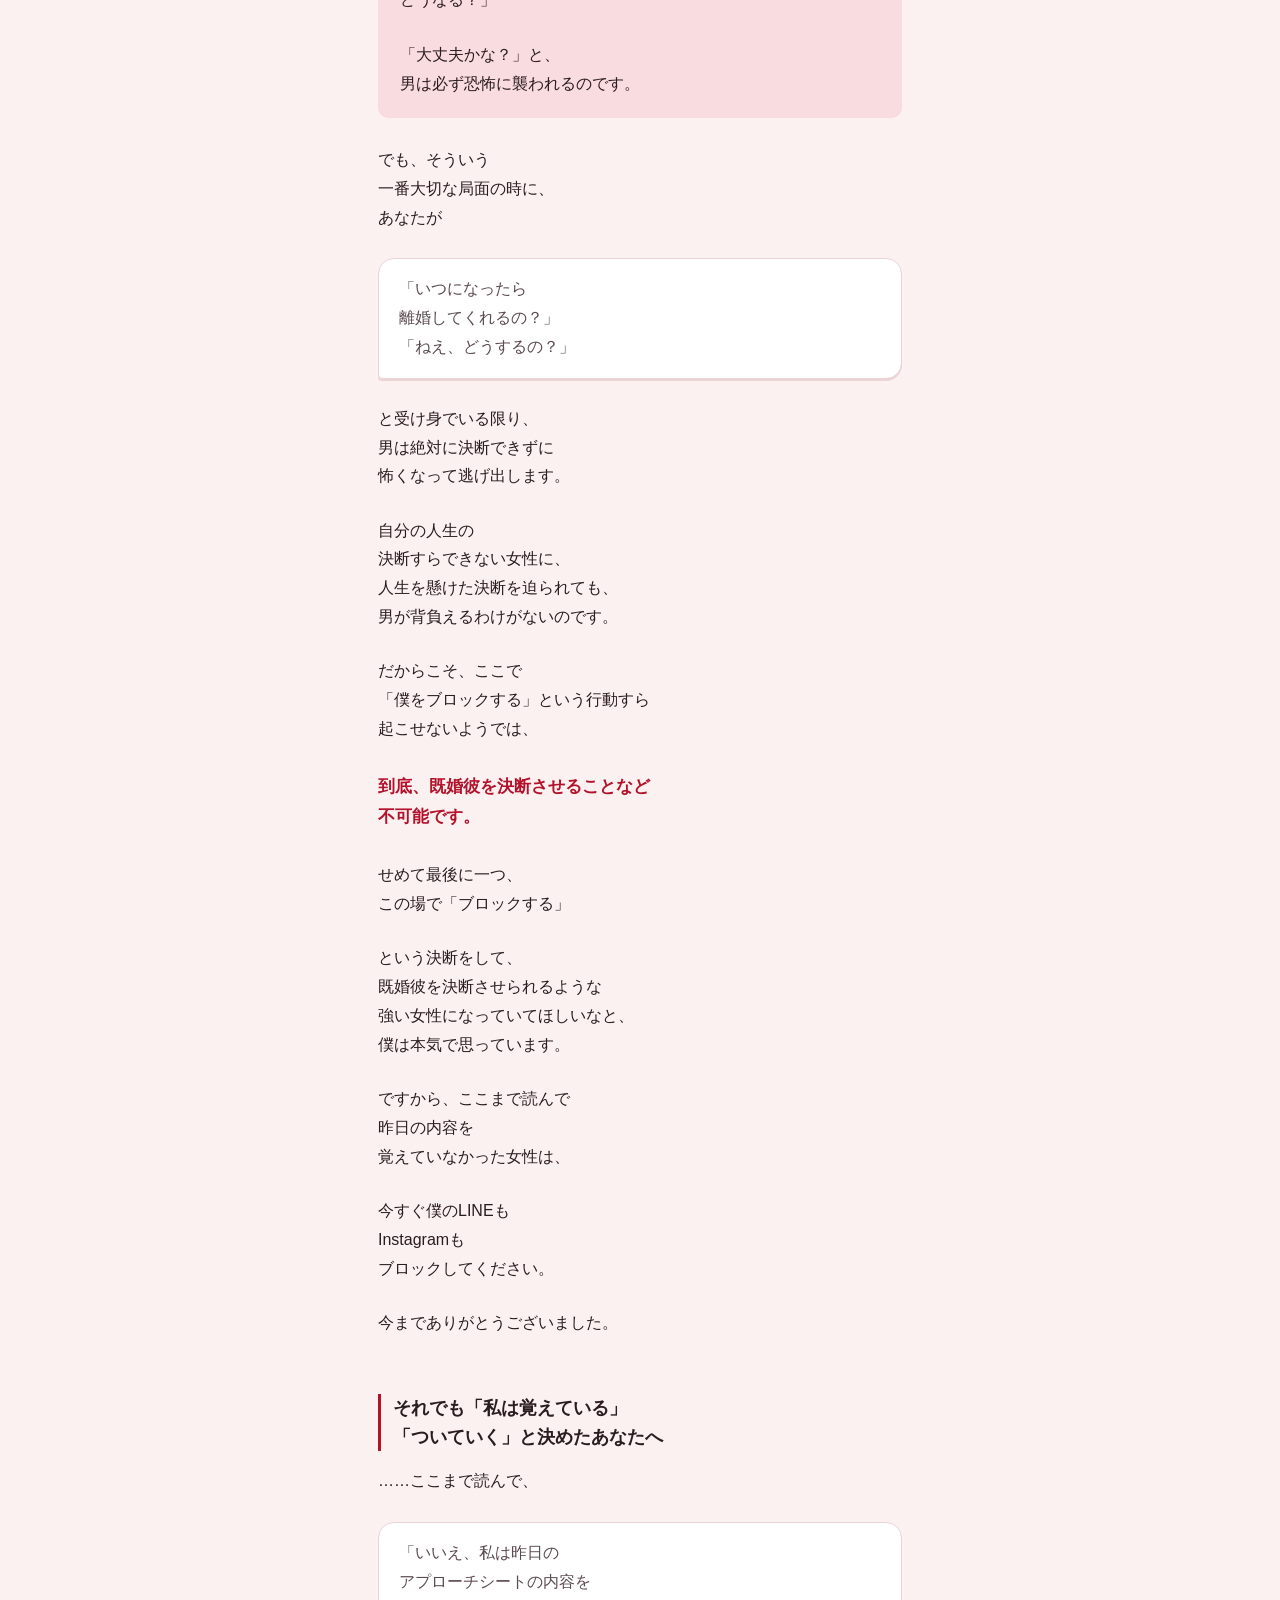
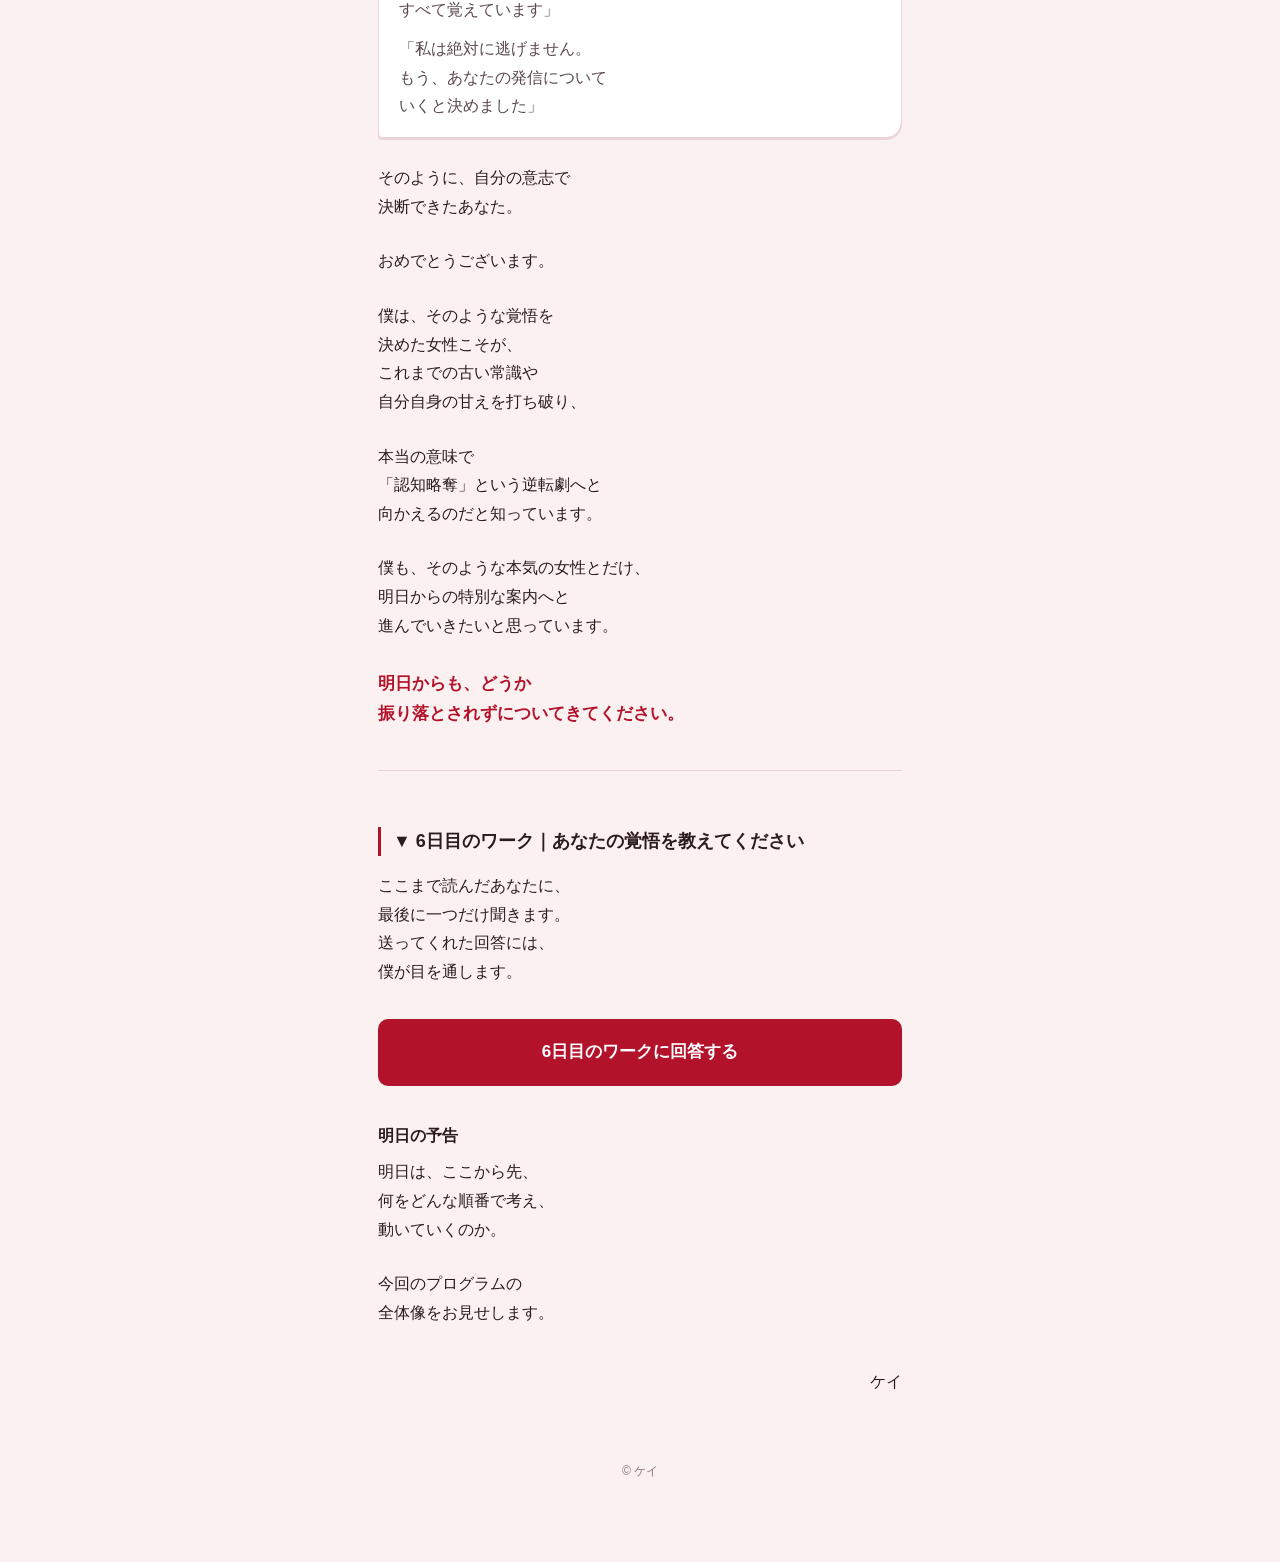
<file: kei-day6.html>
<!doctype html>
<html lang="ja">
<head>
<meta charset="utf-8">
<meta name="viewport" content="width=device-width,initial-scale=1">
<meta name="robots" content="noindex">
<title>今すぐ僕のLINEもInstagramもブロックしてください。</title>
<link rel="stylesheet" href="assets/style.css?v=5">
</head>
<body>
<div class="wrap">

<img class="cover" src="assets/header-day6.jpg" alt="" width="1080" height="900">

<h1 class="sr">今すぐ僕のLINEも<br>Instagramも<br>ブロックしてください。</h1>

<p>昨日は、僕があなたに<br>
「禁断の初期アプローチシート」を<br>
公開しました。</p>

<p>しかし、あなたは<br>
昨日の内容を覚えていますか？</p>

<p>正直にお伝えしますが、<br>
昨日のあの内容すらもう忘れて<br>
いるというのであれば、</p>

<p>あなたは本気で<br>
変わりたいというわけではないのだと<br>
思います。</p>

<div class="voice">

<p>「どうせ他の情報と同じだろう」<br>
「どうせまたチャンスが<br>
あるだろう」</p>

</div>

<p>きっとこれまで僕自身も<br>
たくさん情報を発信してきて、<br>
あなたももう情報を受け取り慣れて<br>
きているのだと思います。</p>

<p>だからこそ、<br>
「まあどうせ同じだろうな」<br>
「まあ私には関係ない話だな」</p>

<p>というふうに、<br>
どこか他人事として思えているのでは<br>
ないでしょうか。</p>

<div class="box key">

<p>だから、今日で<br>
僕のLINEも<br>
Instagramも<br>
ブロックしてください。</p>

</div>

<p>もうここまで読んで、<br>
昨日の内容を<br>
覚えていなかった女性は、</p>

<p>もうこれ以上何か文章を<br>
伝えたところで<br>
本気になることはないでしょう。</p>

<p>きっと今こうして僕が<br>
言っていることも、<br>
「ああ、はいはい」と<br>
受け流すのでしょう。</p>

<p>だから、もうブロックしてください。</p>

<p>「見るな」ではなく、<br>
もう二度と僕の発信を<br>
見ないでください。</p>

<p>消えてください。</p>

<h2>10年間待った末に、<br>子供が生まれた瞬間に縁を切られた女性の末路</h2>

<p>僕がなんでここまで<br>
バカみたいに本気で<br>
あなたにこのようなことを<br>
言っているかというと、</p>

<p>かつて<br>
「彼との子供を産んで、</p>

<p>認知略奪したい」と<br>
言っていた一人の女性が<br>
いたからです。</p>

<p class="key">その女性は、なんと10年間も<br>既婚者の彼との関係を<br>続けていました。</p>

<p>結婚適齢期も過ぎ、<br>
子供が産めるのも<br>
そろそろ最後だからと、</p>

<p>40歳手前で僕に<br>
すがってきたのです。</p>

<p>しかし、彼女は結局、<br>
何一つ行動を変えられませんでした。</p>

<p>そしてどうなったかというと――。</p>

<div class="box key">

<p>なんと、彼との子供が<br>
生まれた瞬間に、<br>
彼に一方的に縁を<br>
切られたのです。</p>

</div>

<p>認知もされず、<br>
養育費の約束も反故にされ、<br>
連絡手段もすべて断たれ、</p>

<p>たった一人で<br>
生まれたばかりの赤ん坊を抱えて<br>
放り出されました。</p>

<p>僕はそのような、<br>
10年間も彼と未婚関係を<br>
持っていた女性が</p>

<p>そのような残酷な結果に<br>
なってしまって、<br>
すごく残念だなと思うと同時に、</p>

<p>ある一つの事実に気づきました。</p>

<p>彼女の口癖は、<br>
いつもこうだったのです。</p>

<div class="voice">

<p>「いつか彼が<br>
変わってくれたら……」<br>
「でも、私は平日しか<br>
会えないから……」</p>

</div>

<p>このように、ずっと<br>
今ある状態、状況を<br>
一切自分から変えようとせず、</p>

<p>周りからの悪い状況や<br>
彼の都合をただ受け止めて、<br>
自分で現実を変える気が<br>
なくなっていたのです。</p>

<div class="voice">

<p>「いつか彼が<br>
なんとかしてくれるはず」<br>
「今のまま優しく待っていれば、<br>
きっと私を選んでくれるはず」</p>

</div>

<p>そうやって「でも」「だって」と<br>
言い訳をして<br>
受け身のまま10年を過ごし、</p>

<p>いざ子供が生まれた瞬間、<br>
保身に走った彼に<br>
ゴミのように切り捨てられたのです。</p>

<h2>僕ができる最大の愛は、<br>あなたに「僕をブロックさせること」です</h2>

<p>だから、僕にとって<br>
このような女性と<br>
同じような特徴の人は、</p>

<p>もう絶対に変わることはできないと<br>
断言できます。</p>

<p>ここで<br>
「でもな」「私の彼は特別だから」<br>
「今は状況が難しいから」と言って、<br>
今の状況を変えないのであれば、</p>

<p>僕と関わることは<br>
ただの時間の無駄です。</p>

<p>だから、もうブロックしてください。</p>

<p>正直、僕ができる最大の愛は、<br>
ここであなたに僕を<br>
ブロックしてもらうことだと<br>
思っています。</p>

<p class="key">なぜか分かりますか？<br>そうしないと、あなたは<br>一生何も変わらないからです。</p>

<p>せめて「僕をブロックする」という<br>
小さな変化くらいは、<br>
自分の意志で起こしてください。</p>

<p>それくらい、僕は本気であなたに<br>
「自分で決断する」ということを<br>
してほしいのです。</p>

<p>確かに、ある日突然<br>
彼が態度を変えて、</p>

<p>すべてを捨ててあなたを<br>
選んでくれたら、<br>
すごく幸せでしょう。</p>

<p>しかし、僕が既婚男性を代表して<br>
ハッキリとお伝えします。</p>

<div class="box">

<p>既婚者が別の女性との<br>
間に子供をもうけ、</p>

<p>今の家庭を捨てて<br>
そちらの女性と人生を歩むと<br>
決めるときには、</p>

<p>必ず心に強烈な揺らぎが<br>
発生します。</p>

<p>「本当にこれでいいのか？」<br>
「仕事や社会的信用は<br>
どうなる？」</p>

<p>「大丈夫かな？」と、<br>
男は必ず恐怖に襲われるのです。</p>

</div>

<p>でも、そういう<br>
一番大切な局面の時に、<br>
あなたが</p>

<div class="voice">

<p>「いつになったら<br>
離婚してくれるの？」<br>
「ねえ、どうするの？」</p>

</div>

<p>と受け身でいる限り、<br>
男は絶対に決断できずに<br>
怖くなって逃げ出します。</p>

<p>自分の人生の<br>
決断すらできない女性に、<br>
人生を懸けた決断を迫られても、<br>
男が背負えるわけがないのです。</p>

<p>だからこそ、ここで<br>
「僕をブロックする」という行動すら<br>
起こせないようでは、</p>

<p class="key">到底、既婚彼を決断させることなど<br>不可能です。</p>

<p>せめて最後に一つ、<br>
この場で「ブロックする」</p>

<p>という決断をして、<br>
既婚彼を決断させられるような<br>
強い女性になっていてほしいなと、<br>
僕は本気で思っています。</p>

<p>ですから、ここまで読んで<br>
昨日の内容を<br>
覚えていなかった女性は、</p>

<p>今すぐ僕のLINEも<br>
Instagramも<br>
ブロックしてください。</p>

<p>今までありがとうございました。</p>

<h2>それでも「私は覚えている」<br>「ついていく」と決めたあなたへ</h2>

<p>……ここまで読んで、</p>

<div class="voice">

<p>「いいえ、私は昨日の<br>
アプローチシートの内容を<br>
すべて覚えています」</p>

<p>「私は絶対に逃げません。<br>
もう、あなたの発信について<br>
いくと決めました」</p>

</div>

<p>そのように、自分の意志で<br>
決断できたあなた。</p>

<p>おめでとうございます。</p>

<p>僕は、そのような覚悟を<br>
決めた女性こそが、<br>
これまでの古い常識や<br>
自分自身の甘えを打ち破り、</p>

<p>本当の意味で<br>
「認知略奪」という逆転劇へと<br>
向かえるのだと知っています。</p>

<p>僕も、そのような本気の女性とだけ、<br>
明日からの特別な案内へと<br>
進んでいきたいと思っています。</p>

<p class="key">明日からも、どうか<br>振り落とされずについてきてください。</p>

<hr>

<h2>▼ 6日目のワーク｜あなたの覚悟を教えてください</h2>

<p>ここまで読んだあなたに、<br>
最後に一つだけ聞きます。<br>
送ってくれた回答には、<br>
僕が目を通します。</p>

<a class="btn" href="https://liff.line.me/2012444435-QhR3Y0SH?page=form&amp;id=79239e31-c531-4ea5-8c83-2bbefc70d9f3">6日目のワークに回答する</a>

<p class="rule">明日の予告</p>

<p>明日は、ここから先、<br>
何をどんな順番で考え、<br>
動いていくのか。</p>

<p>今回のプログラムの<br>
全体像をお見せします。</p>

<p class="sign">ケイ</p>

<div class="foot">© ケイ</div>
</div>
<script src="assets/fit.js"></script>
</body>
</html>
</file>
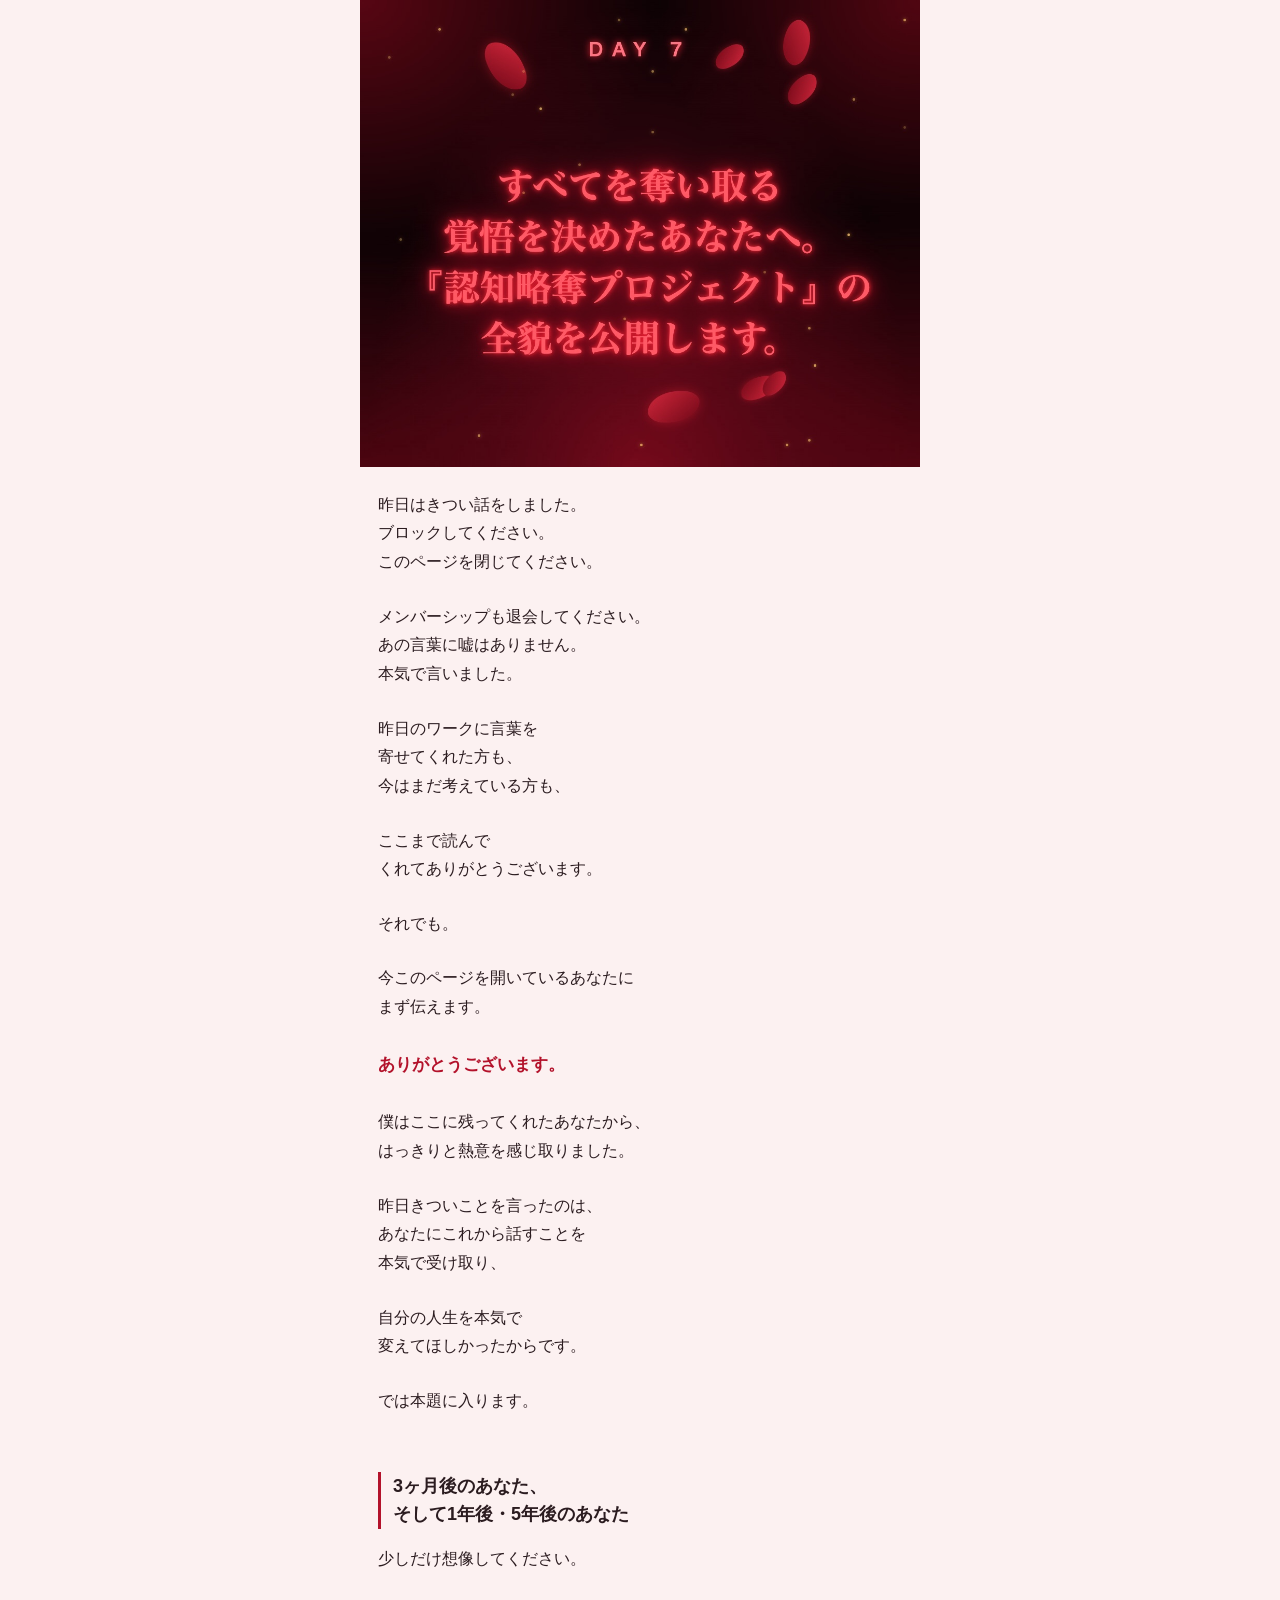
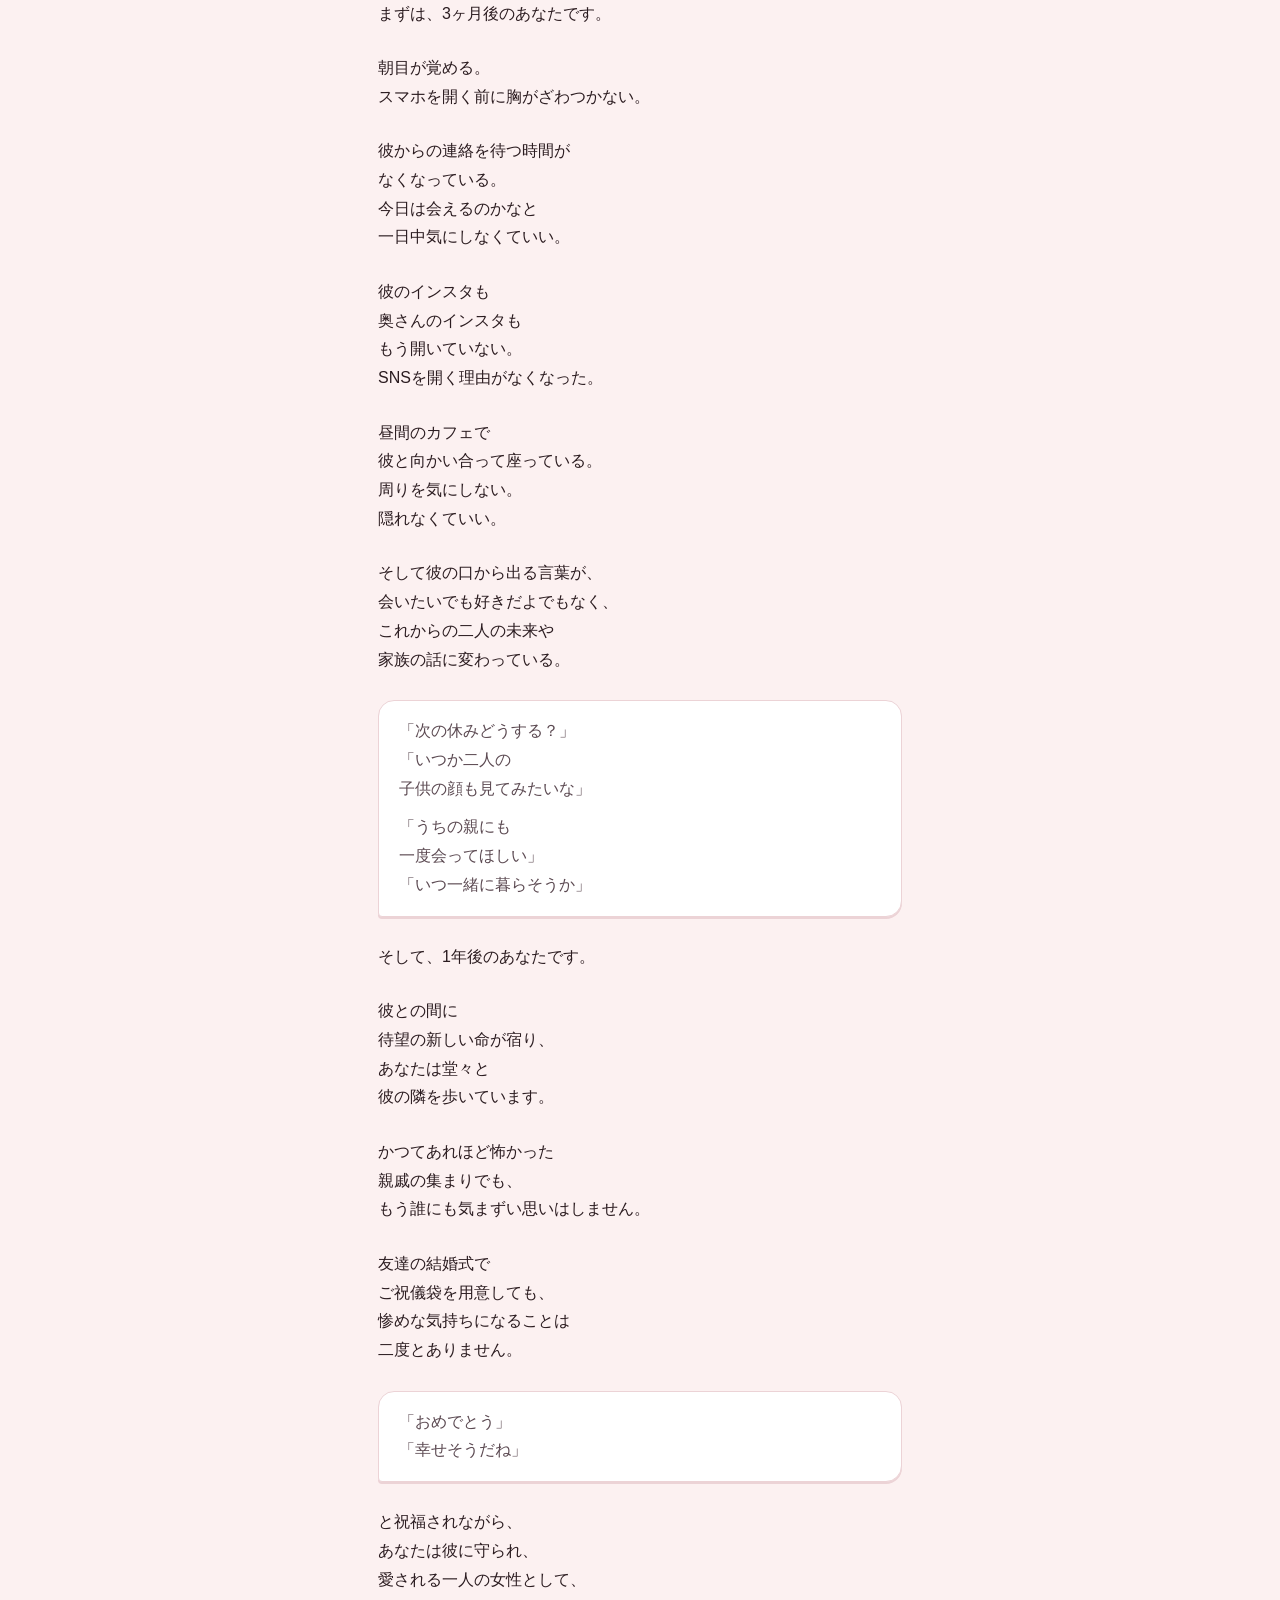
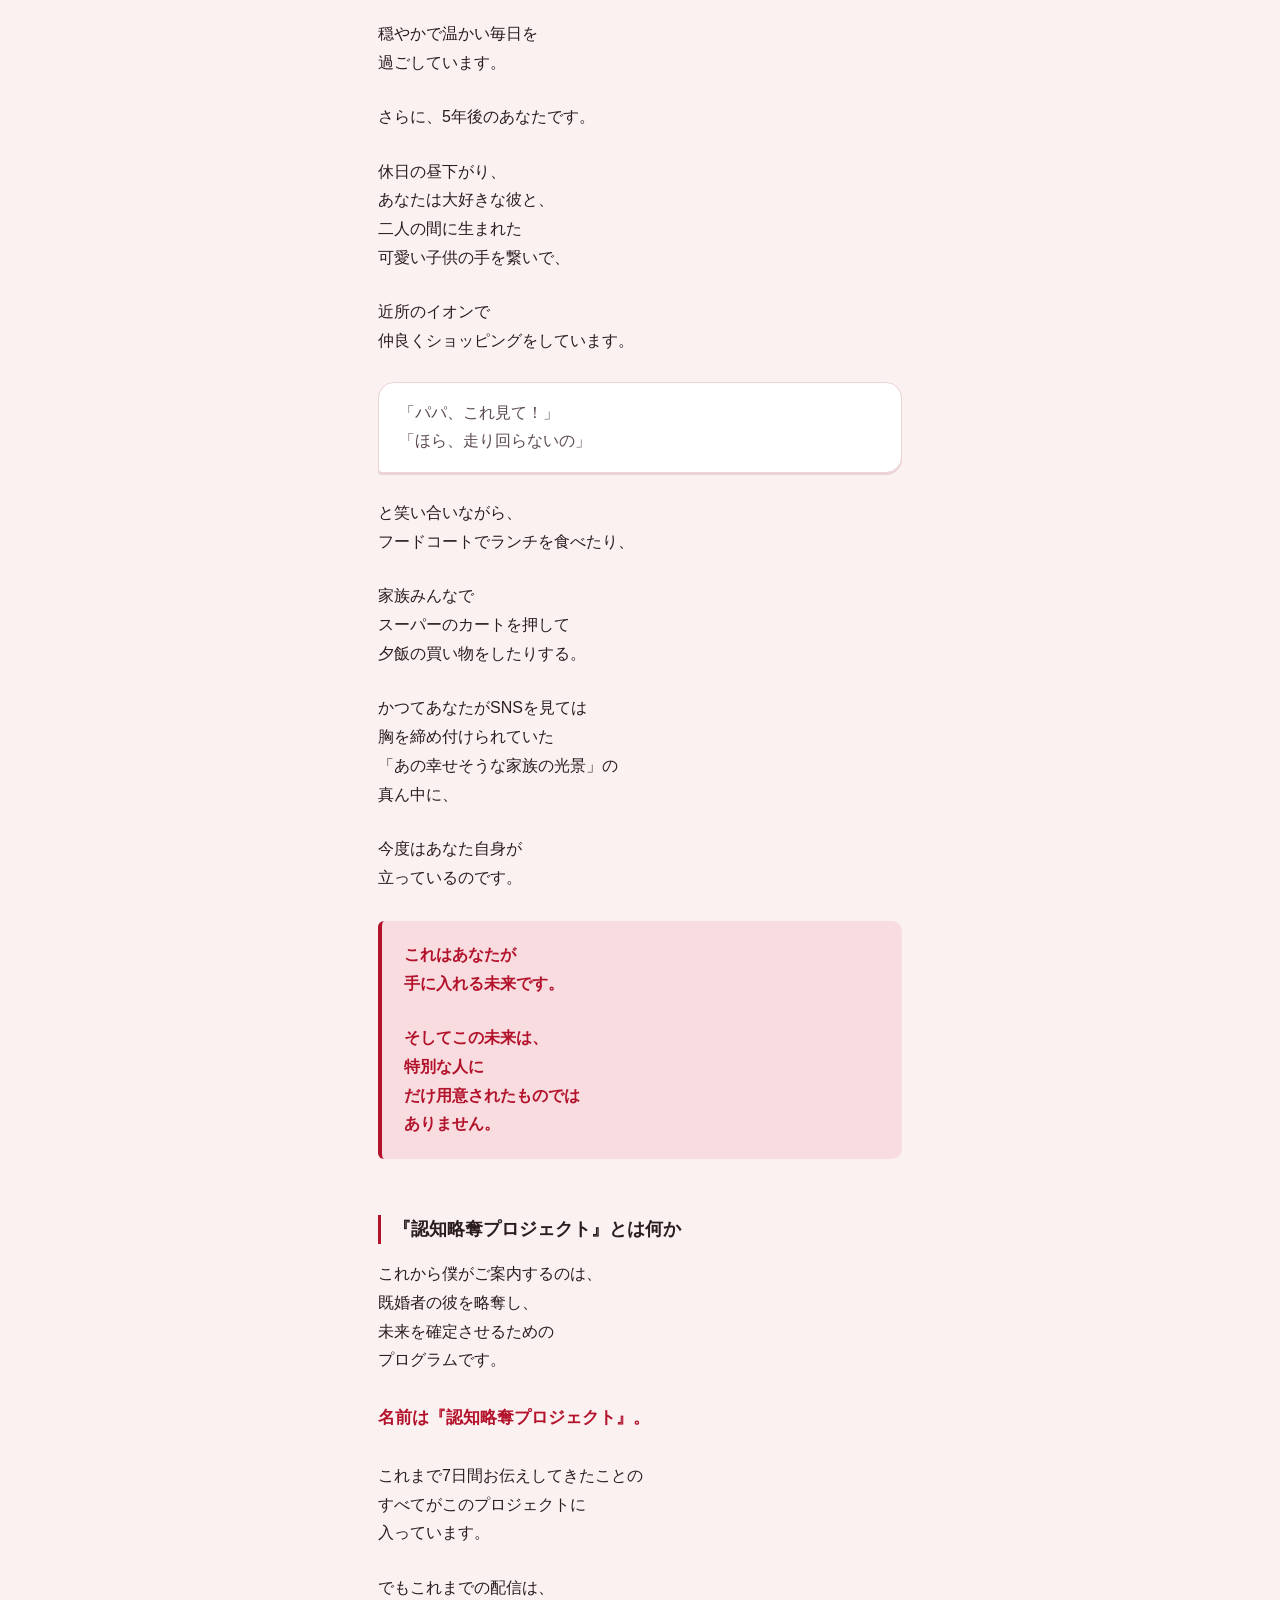
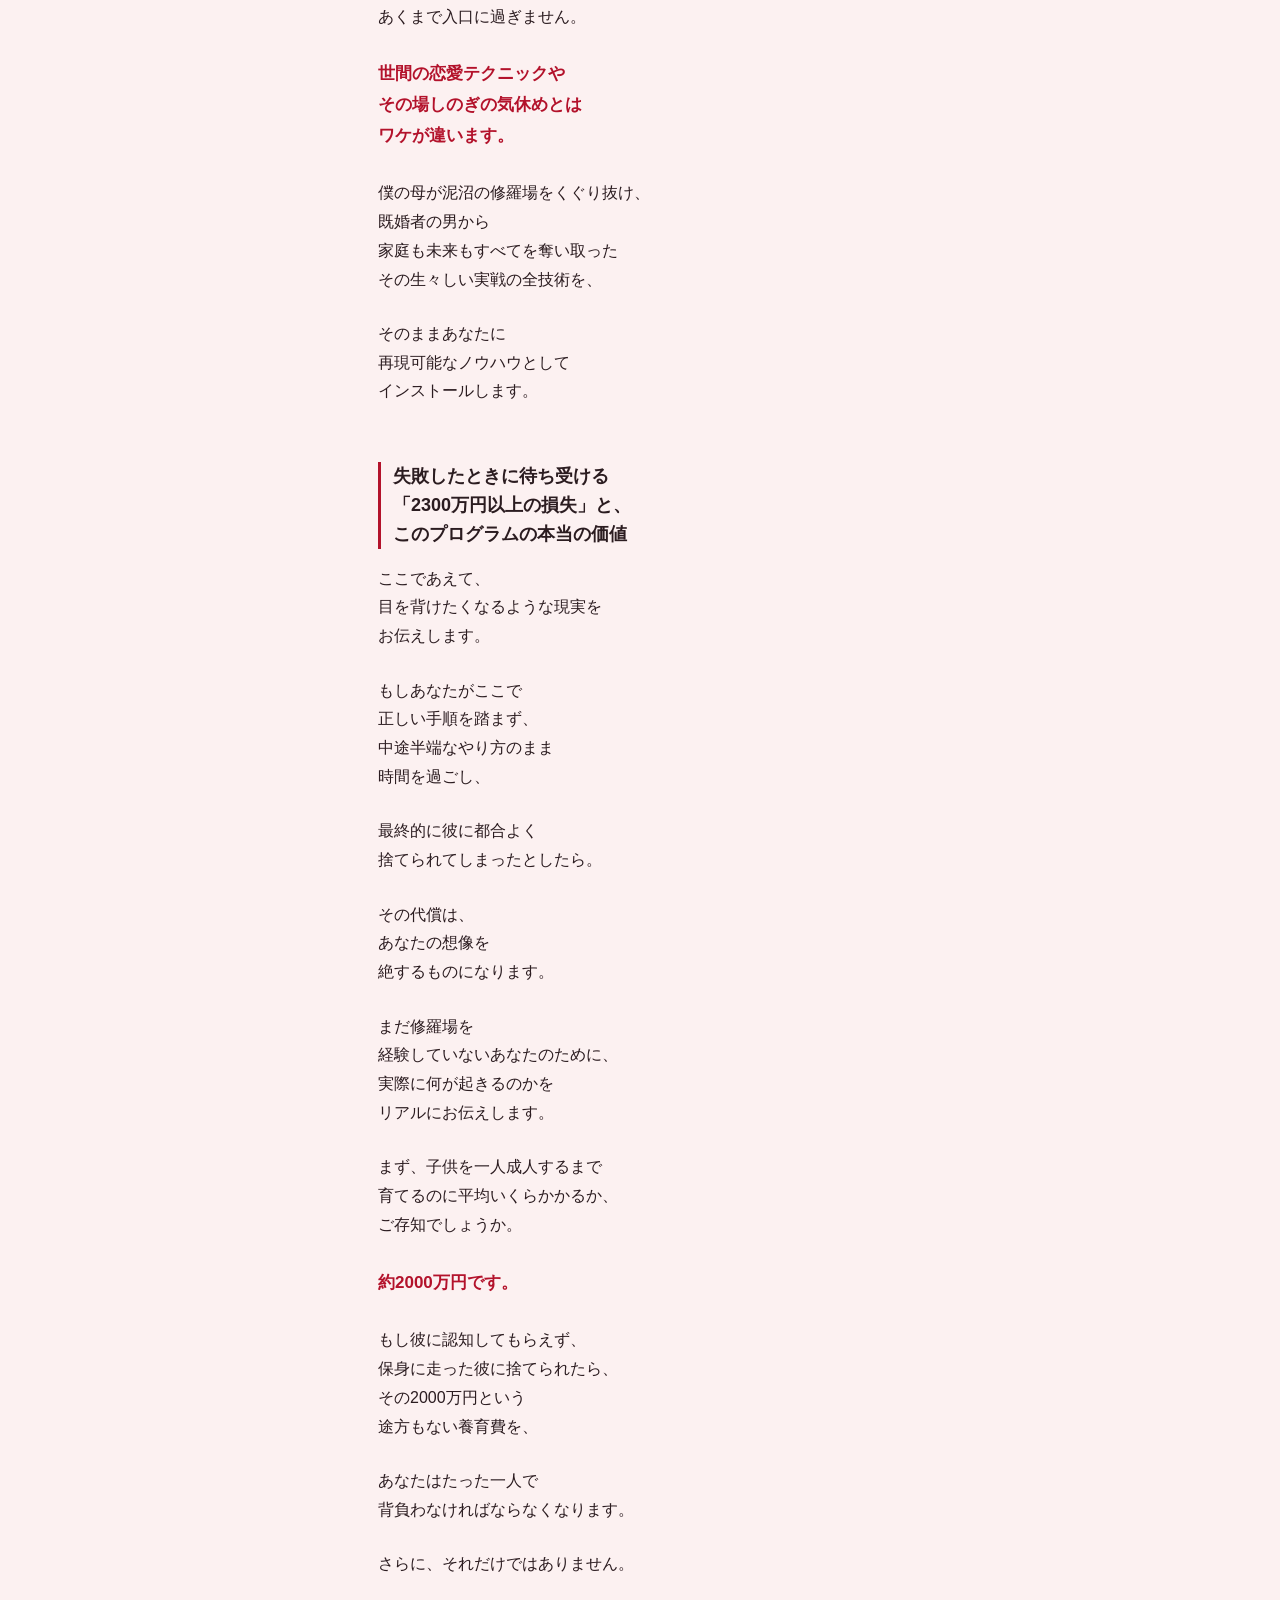
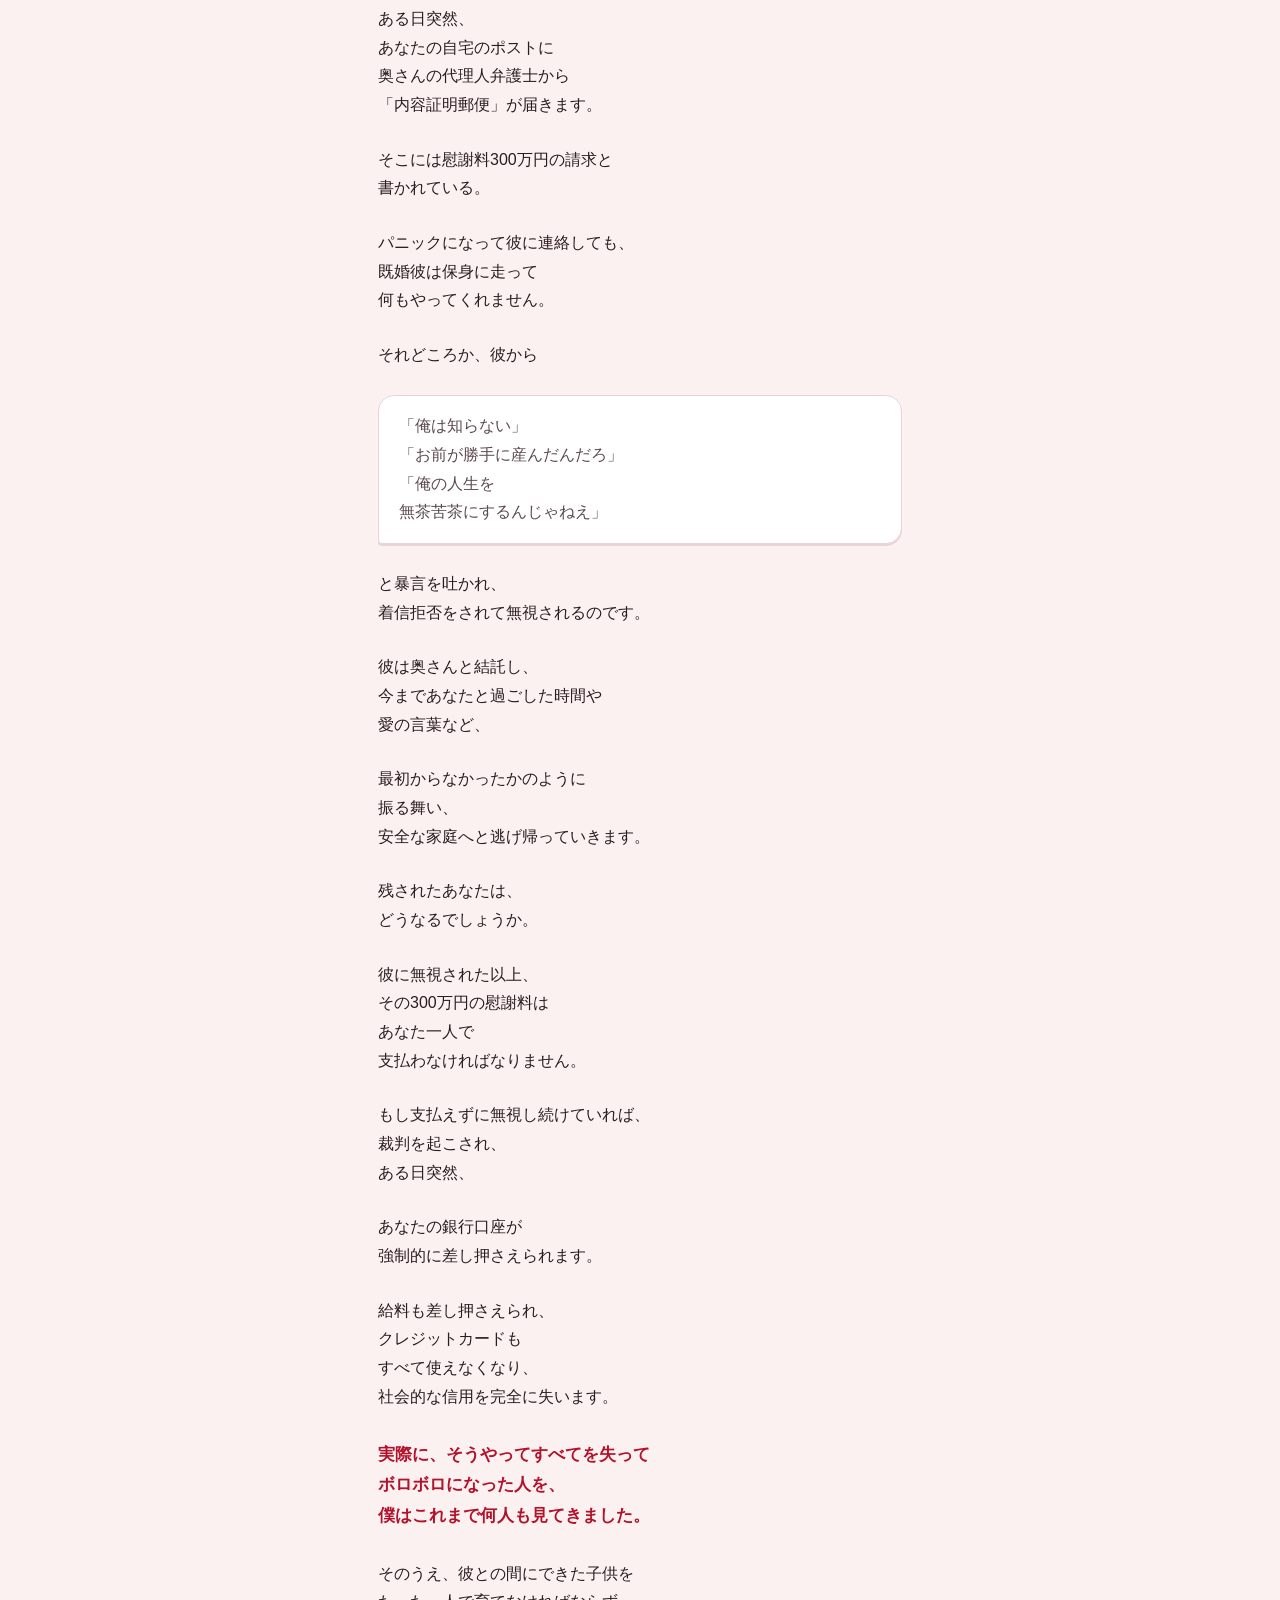
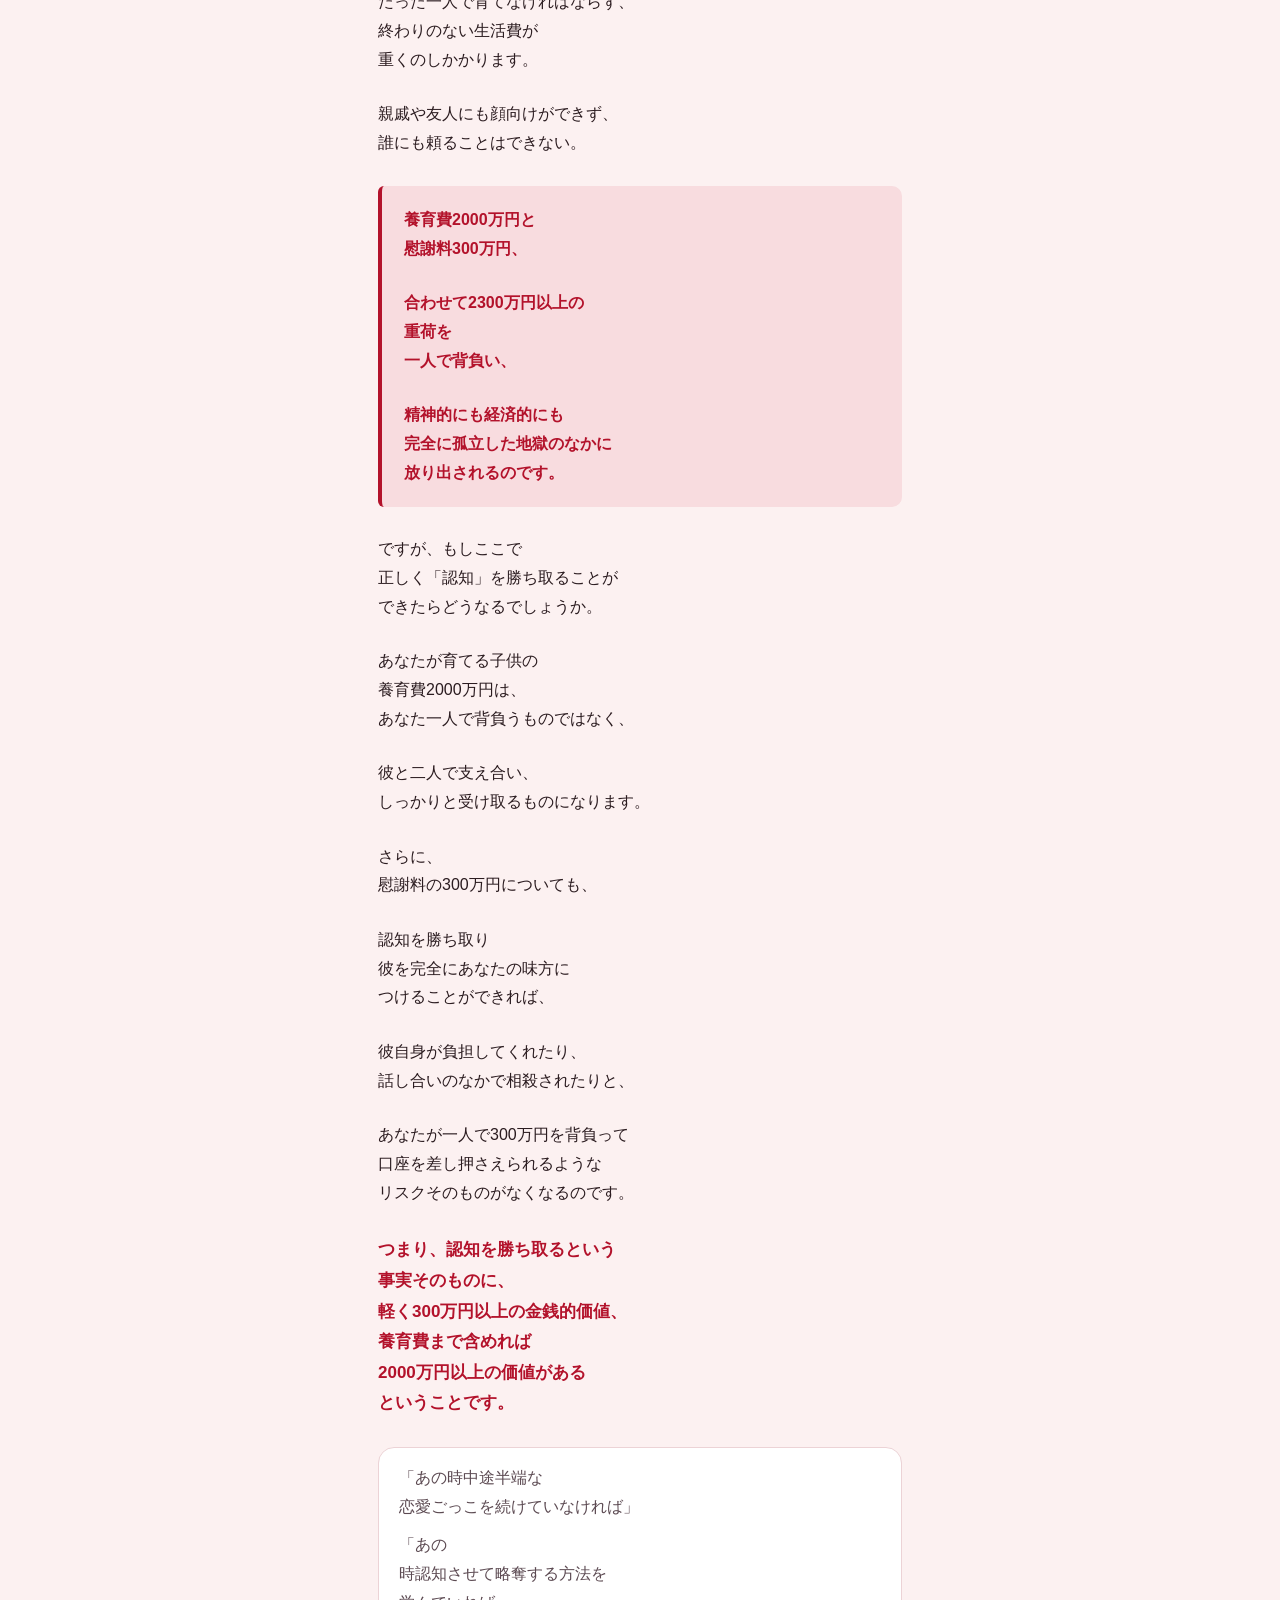
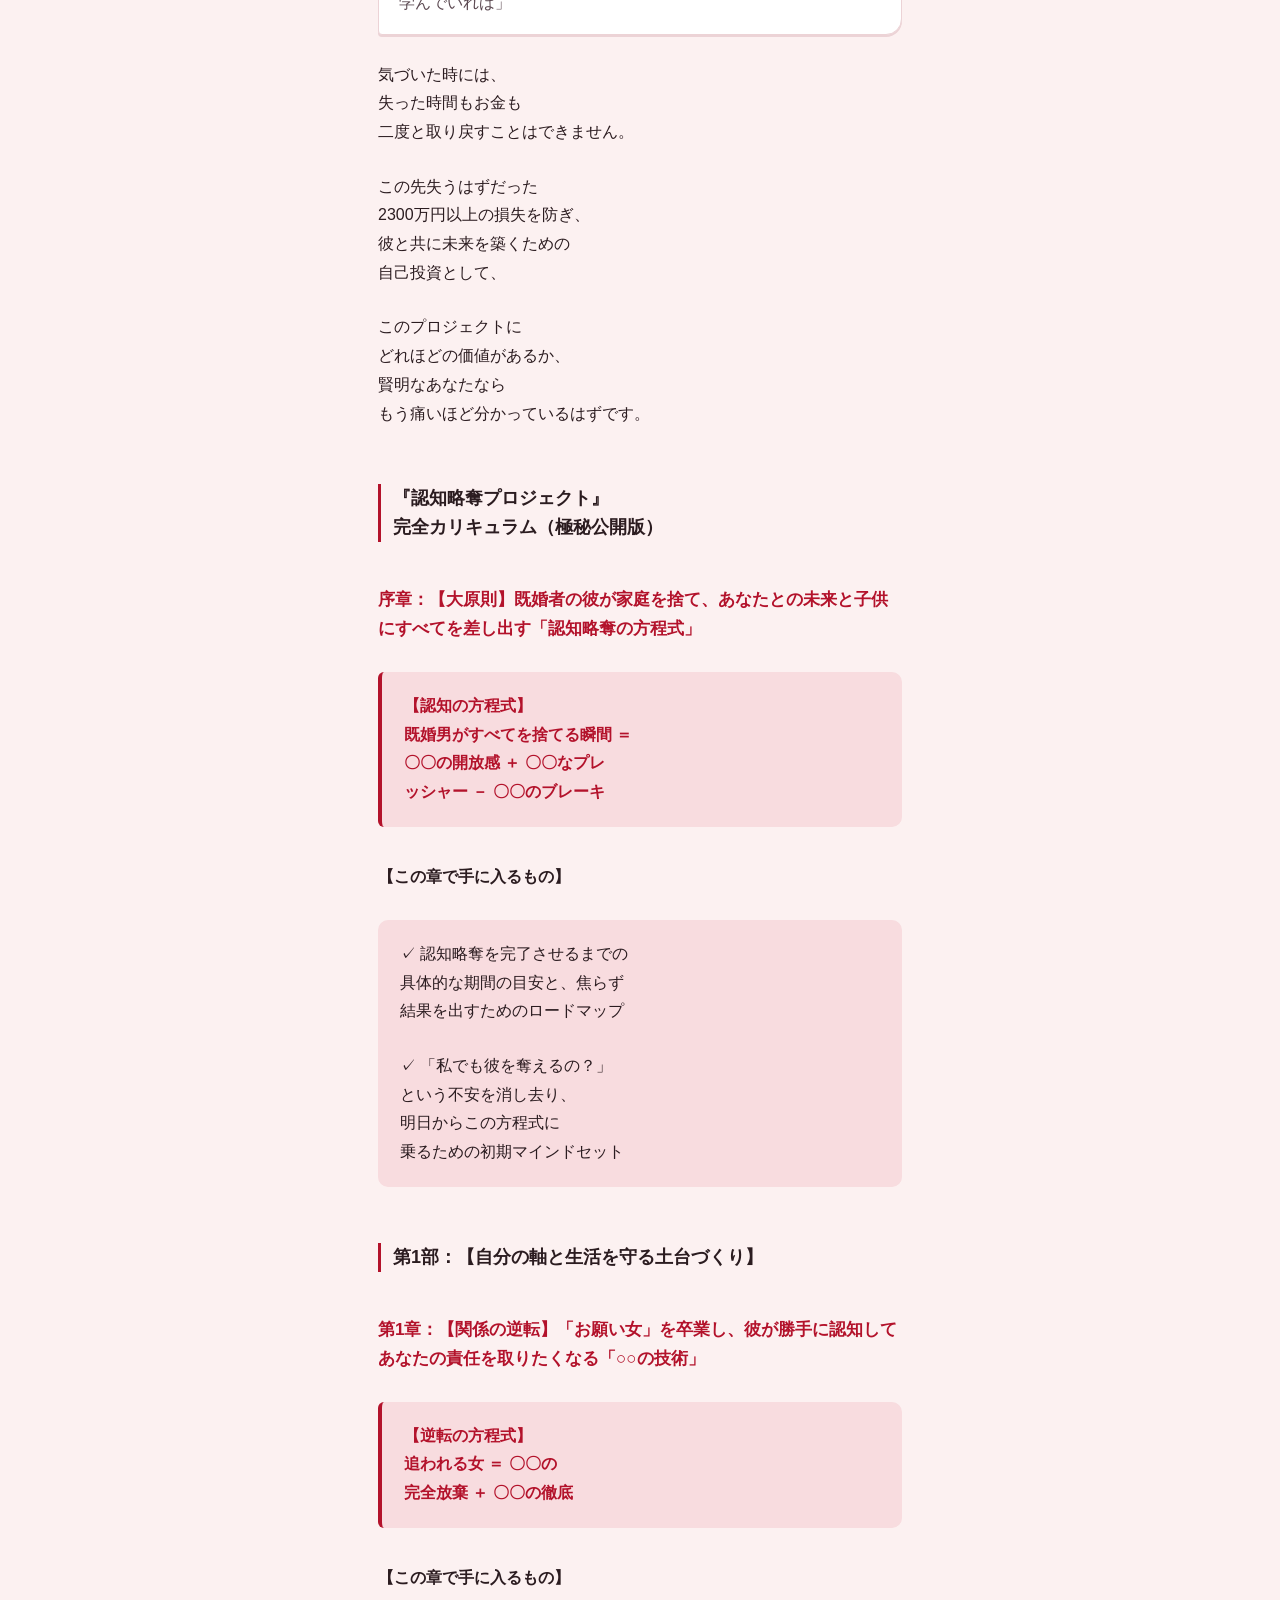
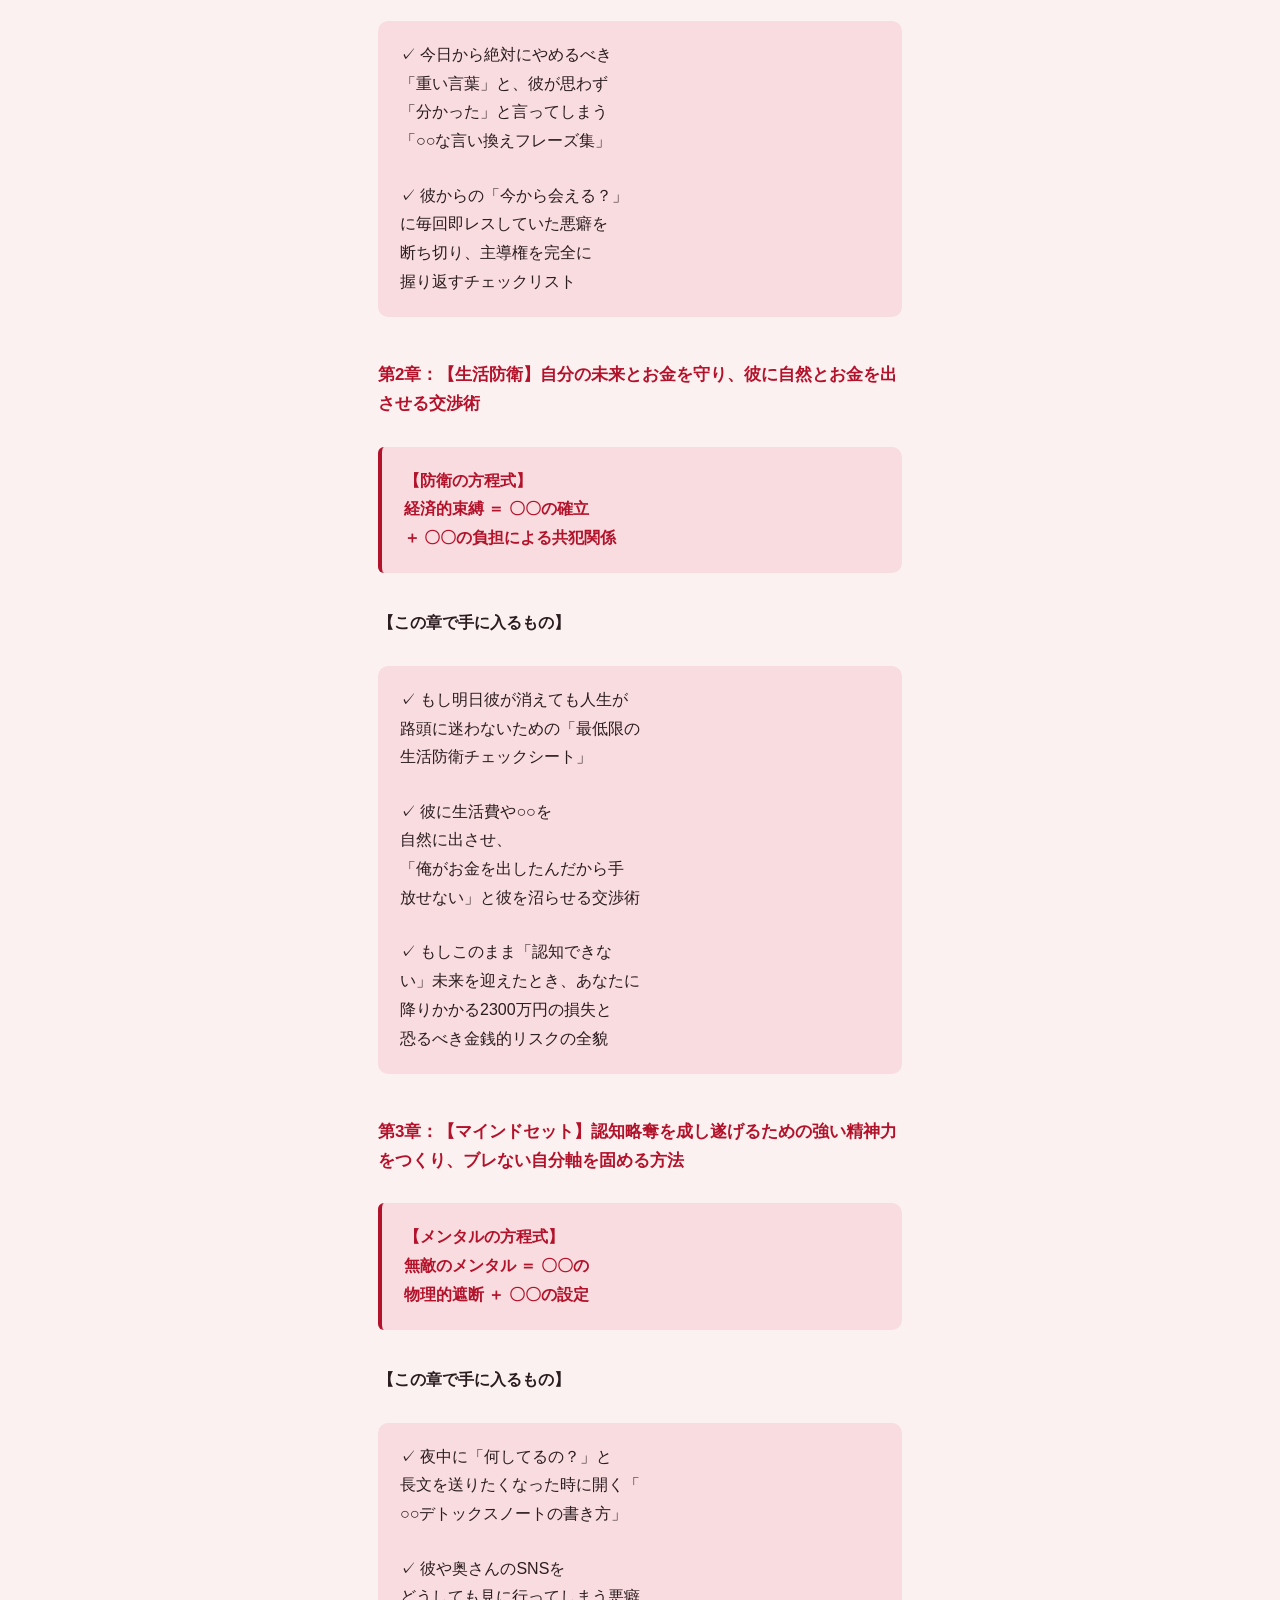
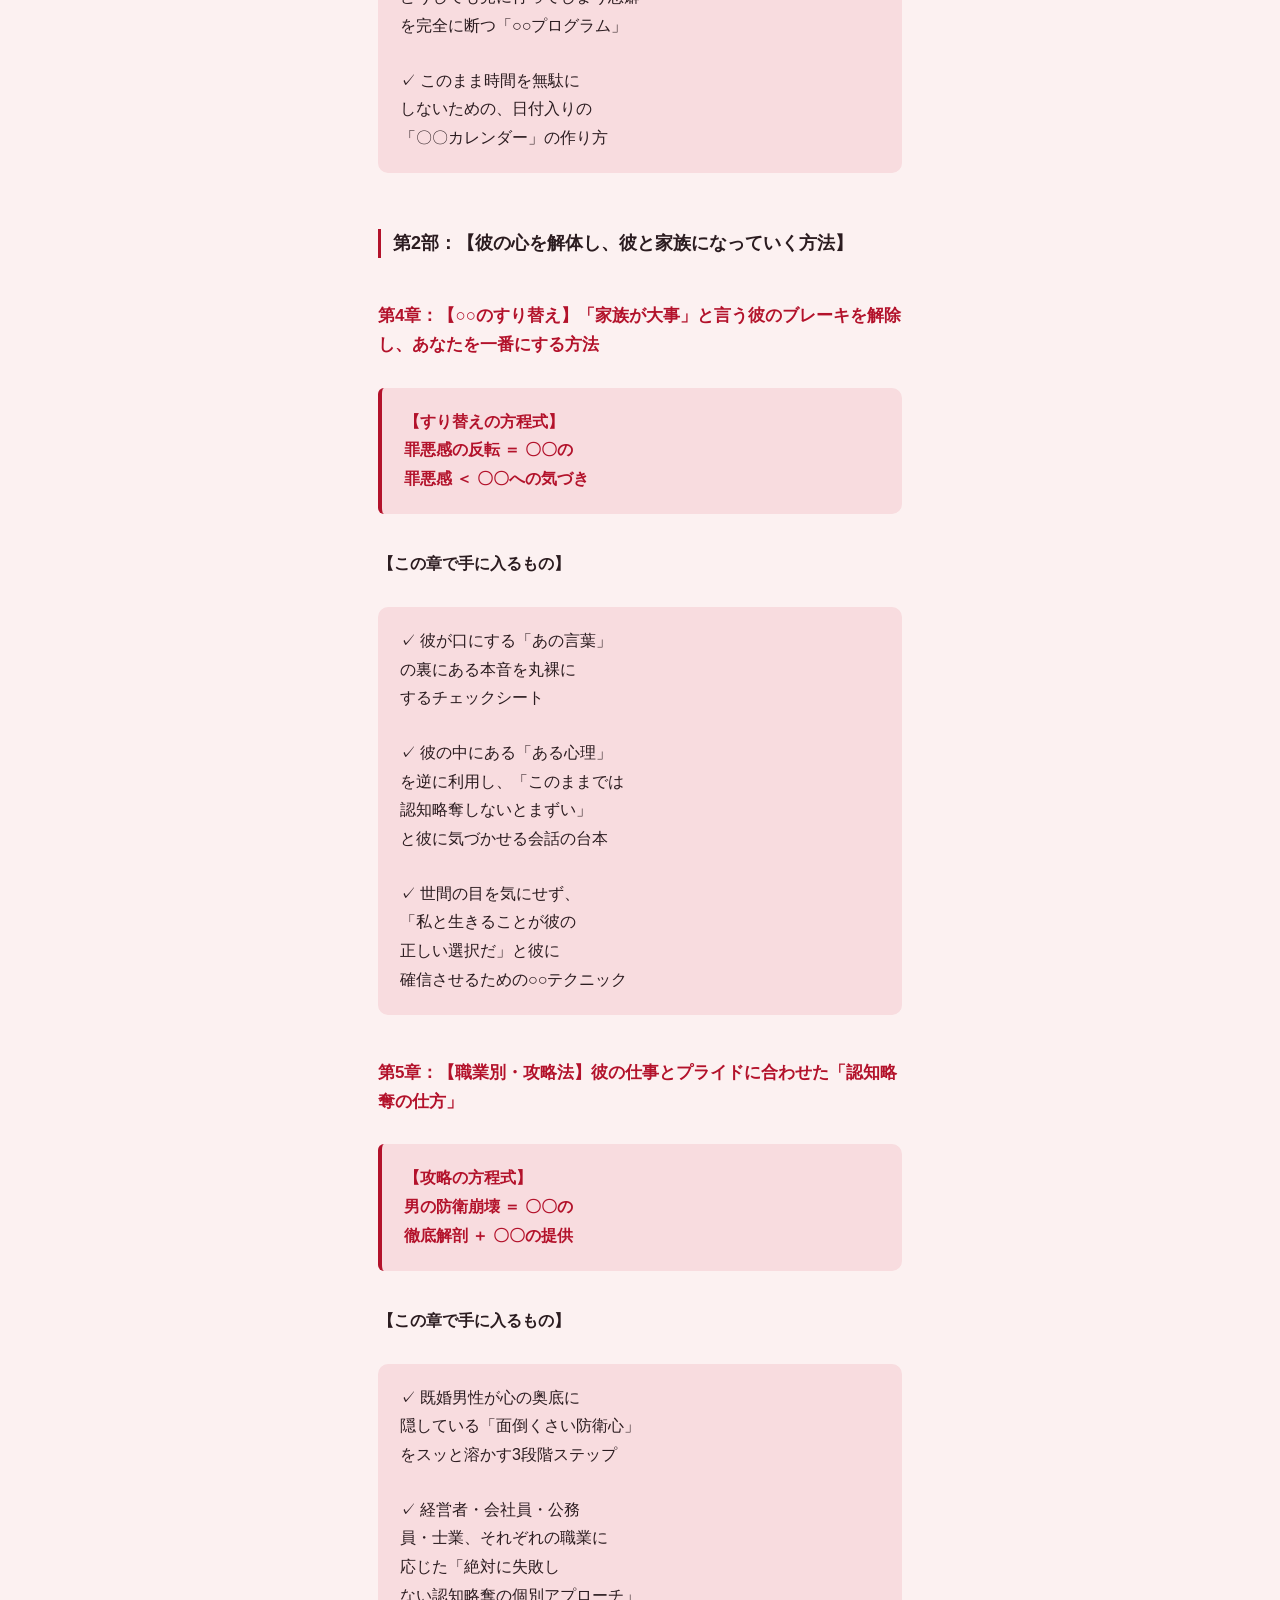
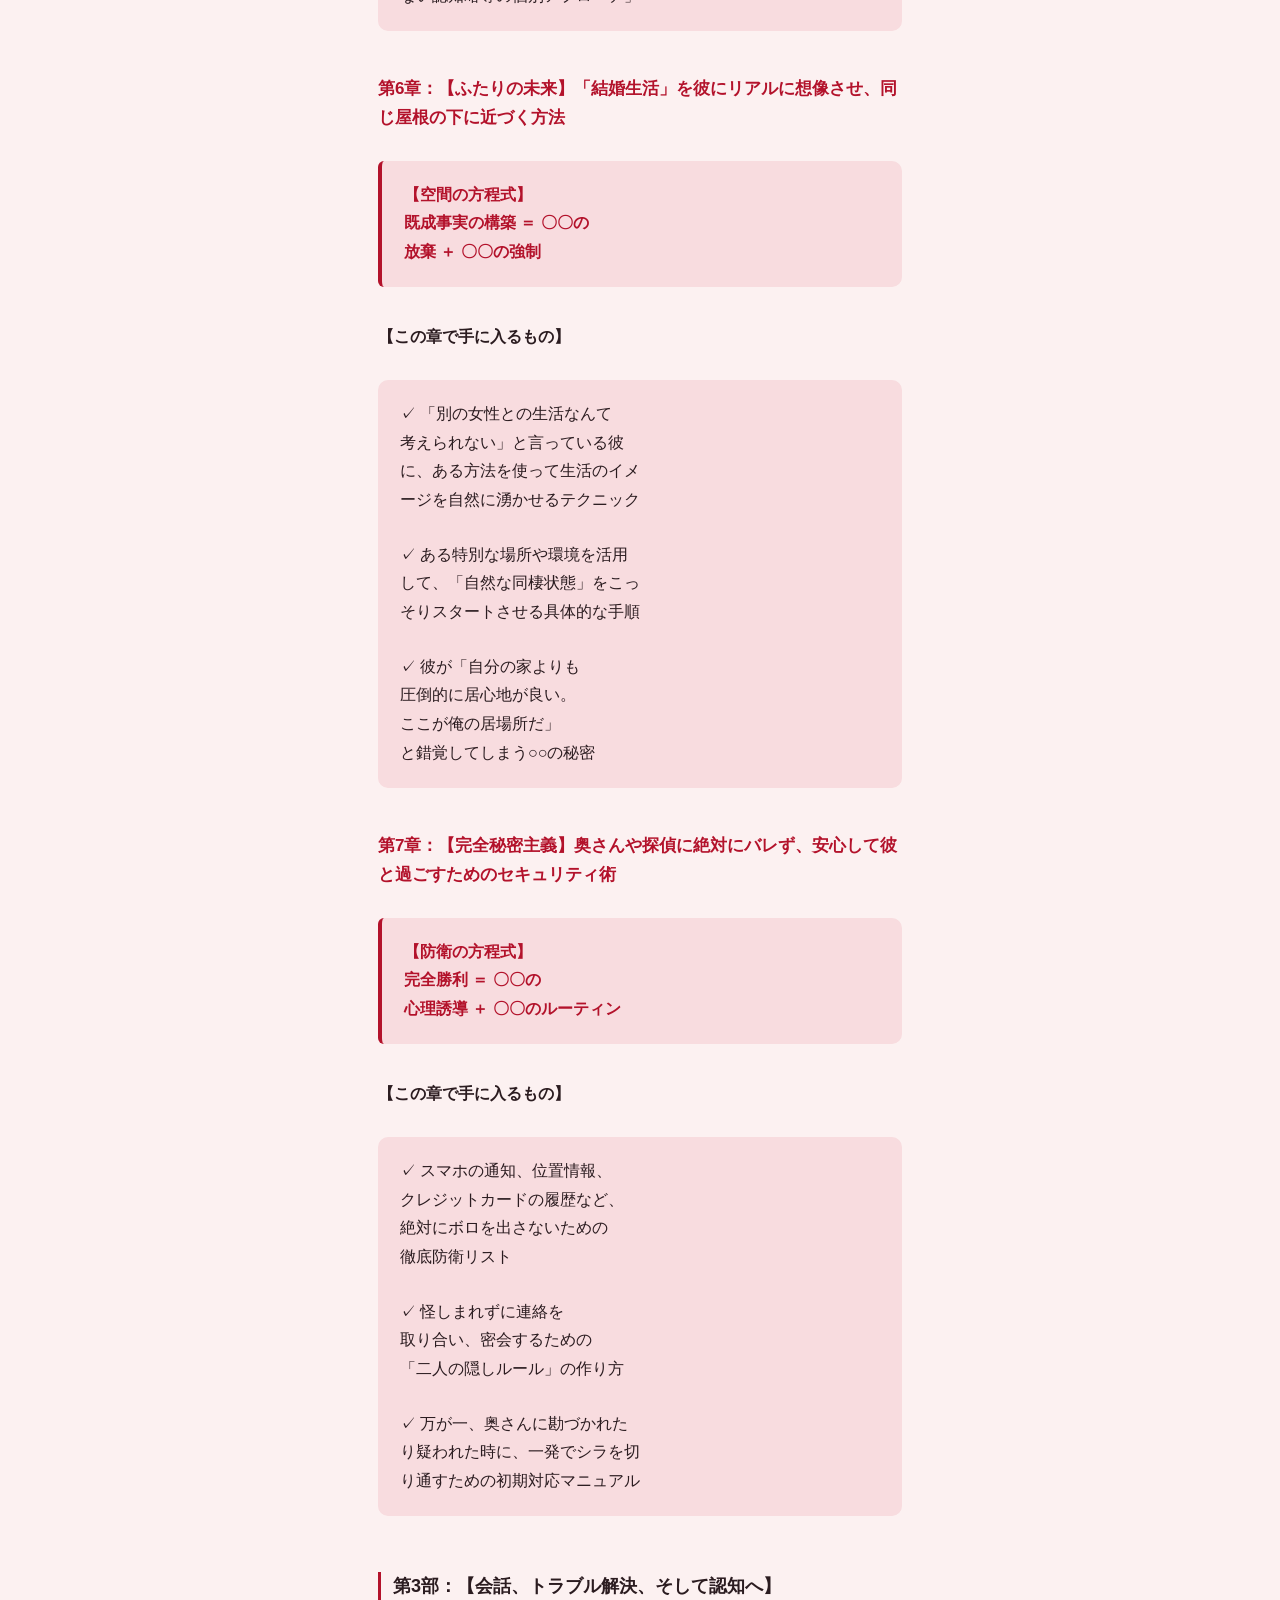
<file: kei-day7.html>
<!doctype html>
<html lang="ja">
<head>
<meta charset="utf-8">
<meta name="viewport" content="width=device-width,initial-scale=1">
<meta name="robots" content="noindex">
<title>すべてを奪い取る覚悟を決めたあなたへ。『認知略奪プロジェクト』の全貌を公開します。</title>
<link rel="stylesheet" href="assets/style.css?v=5">
</head>
<body>
<div class="wrap">

<img class="cover" src="assets/header-day7.jpg" alt="" width="1080" height="900">

<h1 class="sr">すべてを奪い取る<br>覚悟を決めたあなたへ。<br>『認知略奪プロジェクト』の<br>全貌を公開します。</h1>

<p>昨日はきつい話をしました。<br>
ブロックしてください。<br>
このページを閉じてください。</p>

<p>メンバーシップも退会してください。<br>
あの言葉に嘘はありません。<br>
本気で言いました。</p>

<p>昨日のワークに言葉を<br>
寄せてくれた方も、<br>
今はまだ考えている方も、</p>

<p>ここまで読んで<br>
くれてありがとうございます。</p>

<p>それでも。</p>

<p>今このページを開いているあなたに<br>
まず伝えます。</p>

<p class="key">ありがとうございます。</p>

<p>僕はここに残ってくれたあなたから、<br>
はっきりと熱意を感じ取りました。</p>

<p>昨日きついことを言ったのは、<br>
あなたにこれから話すことを<br>
本気で受け取り、</p>

<p>自分の人生を本気で<br>
変えてほしかったからです。</p>

<p>では本題に入ります。</p>

<h2>3ヶ月後のあなた、<br>そして1年後・5年後のあなた</h2>

<p>少しだけ想像してください。</p>

<p>まずは、3ヶ月後のあなたです。</p>

<p>朝目が覚める。<br>
スマホを開く前に胸がざわつかない。</p>

<p>彼からの連絡を待つ時間が<br>
なくなっている。<br>
今日は会えるのかなと<br>
一日中気にしなくていい。</p>

<p>彼のインスタも<br>
奥さんのインスタも<br>
もう開いていない。<br>
SNSを開く理由がなくなった。</p>

<p>昼間のカフェで<br>
彼と向かい合って座っている。<br>
周りを気にしない。<br>
隠れなくていい。</p>

<p>そして彼の口から出る言葉が、<br>
会いたいでも好きだよでもなく、<br>
これからの二人の未来や<br>
家族の話に変わっている。</p>

<div class="voice">

<p>「次の休みどうする？」<br>
「いつか二人の<br>
子供の顔も見てみたいな」</p>

<p>「うちの親にも<br>
一度会ってほしい」<br>
「いつ一緒に暮らそうか」</p>

</div>

<p>そして、1年後のあなたです。</p>

<p>彼との間に<br>
待望の新しい命が宿り、<br>
あなたは堂々と<br>
彼の隣を歩いています。</p>

<p>かつてあれほど怖かった<br>
親戚の集まりでも、<br>
もう誰にも気まずい思いはしません。</p>

<p>友達の結婚式で<br>
ご祝儀袋を用意しても、<br>
惨めな気持ちになることは<br>
二度とありません。</p>

<div class="voice">

<p>「おめでとう」<br>
「幸せそうだね」</p>

</div>

<p>と祝福されながら、<br>
あなたは彼に守られ、<br>
愛される一人の女性として、</p>

<p>穏やかで温かい毎日を<br>
過ごしています。</p>

<p>さらに、5年後のあなたです。</p>

<p>休日の昼下がり、<br>
あなたは大好きな彼と、<br>
二人の間に生まれた<br>
可愛い子供の手を繋いで、</p>

<p>近所のイオンで<br>
仲良くショッピングをしています。</p>

<div class="voice">

<p>「パパ、これ見て！」<br>
「ほら、走り回らないの」</p>

</div>

<p>と笑い合いながら、<br>
フードコートでランチを食べたり、</p>

<p>家族みんなで<br>
スーパーのカートを押して<br>
夕飯の買い物をしたりする。</p>

<p>かつてあなたがSNSを見ては<br>
胸を締め付けられていた<br>
「あの幸せそうな家族の光景」の<br>
真ん中に、</p>

<p>今度はあなた自身が<br>
立っているのです。</p>

<div class="box key">

<p>これはあなたが<br>
手に入れる未来です。</p>

<p>そしてこの未来は、<br>
特別な人に<br>
だけ用意されたものでは<br>
ありません。</p>

</div>

<h2>『認知略奪プロジェクト』とは何か</h2>

<p>これから僕がご案内するのは、<br>
既婚者の彼を略奪し、<br>
未来を確定させるための<br>
プログラムです。</p>

<p class="key">名前は『認知略奪プロジェクト』。</p>

<p>これまで7日間お伝えしてきたことの<br>
すべてがこのプロジェクトに<br>
入っています。</p>

<p>でもこれまでの配信は、<br>
あくまで入口に過ぎません。</p>

<p class="key">世間の恋愛テクニックや<br>その場しのぎの気休めとは<br>ワケが違います。</p>

<p>僕の母が泥沼の修羅場をくぐり抜け、<br>
既婚者の男から<br>
家庭も未来もすべてを奪い取った<br>
その生々しい実戦の全技術を、</p>

<p>そのままあなたに<br>
再現可能なノウハウとして<br>
インストールします。</p>

<h2>失敗したときに待ち受ける<br>「2300万円以上の損失」と、<br>このプログラムの本当の価値</h2>

<p>ここであえて、<br>
目を背けたくなるような現実を<br>
お伝えします。</p>

<p>もしあなたがここで<br>
正しい手順を踏まず、<br>
中途半端なやり方のまま<br>
時間を過ごし、</p>

<p>最終的に彼に都合よく<br>
捨てられてしまったとしたら。</p>

<p>その代償は、<br>
あなたの想像を<br>
絶するものになります。</p>

<p>まだ修羅場を<br>
経験していないあなたのために、<br>
実際に何が起きるのかを<br>
リアルにお伝えします。</p>

<p>まず、子供を一人成人するまで<br>
育てるのに平均いくらかかるか、<br>
ご存知でしょうか。</p>

<p class="key">約2000万円です。</p>

<p>もし彼に認知してもらえず、<br>
保身に走った彼に捨てられたら、<br>
その2000万円という<br>
途方もない養育費を、</p>

<p>あなたはたった一人で<br>
背負わなければならなくなります。</p>

<p>さらに、それだけではありません。</p>

<p>ある日突然、<br>
あなたの自宅のポストに<br>
奥さんの代理人弁護士から<br>
「内容証明郵便」が届きます。</p>

<p>そこには慰謝料300万円の請求と<br>
書かれている。</p>

<p>パニックになって彼に連絡しても、<br>
既婚彼は保身に走って<br>
何もやってくれません。</p>

<p>それどころか、彼から</p>

<div class="voice">

<p>「俺は知らない」<br>
「お前が勝手に産んだんだろ」<br>
「俺の人生を<br>
無茶苦茶にするんじゃねえ」</p>

</div>

<p>と暴言を吐かれ、<br>
着信拒否をされて無視されるのです。</p>

<p>彼は奥さんと結託し、<br>
今まであなたと過ごした時間や<br>
愛の言葉など、</p>

<p>最初からなかったかのように<br>
振る舞い、<br>
安全な家庭へと逃げ帰っていきます。</p>

<p>残されたあなたは、<br>
どうなるでしょうか。</p>

<p>彼に無視された以上、<br>
その300万円の慰謝料は<br>
あなた一人で<br>
支払わなければなりません。</p>

<p>もし支払えずに無視し続けていれば、<br>
裁判を起こされ、<br>
ある日突然、</p>

<p>あなたの銀行口座が<br>
強制的に差し押さえられます。</p>

<p>給料も差し押さえられ、<br>
クレジットカードも<br>
すべて使えなくなり、<br>
社会的な信用を完全に失います。</p>

<p class="key">実際に、そうやってすべてを失って<br>ボロボロになった人を、<br>僕はこれまで何人も見てきました。</p>

<p>そのうえ、彼との間にできた子供を<br>
たった一人で育てなければならず、<br>
終わりのない生活費が<br>
重くのしかかります。</p>

<p>親戚や友人にも顔向けができず、<br>
誰にも頼ることはできない。</p>

<div class="box key">

<p>養育費2000万円と<br>
慰謝料300万円、</p>

<p>合わせて2300万円以上の<br>
重荷を<br>
一人で背負い、</p>

<p>精神的にも経済的にも<br>
完全に孤立した地獄のなかに<br>
放り出されるのです。</p>

</div>

<p>ですが、もしここで<br>
正しく「認知」を勝ち取ることが<br>
できたらどうなるでしょうか。</p>

<p>あなたが育てる子供の<br>
養育費2000万円は、<br>
あなた一人で背負うものではなく、</p>

<p>彼と二人で支え合い、<br>
しっかりと受け取るものになります。</p>

<p>さらに、<br>
慰謝料の300万円についても、</p>

<p>認知を勝ち取り<br>
彼を完全にあなたの味方に<br>
つけることができれば、</p>

<p>彼自身が負担してくれたり、<br>
話し合いのなかで相殺されたりと、</p>

<p>あなたが一人で300万円を背負って<br>
口座を差し押さえられるような<br>
リスクそのものがなくなるのです。</p>

<p class="key">つまり、認知を勝ち取るという<br>事実そのものに、<br>軽く300万円以上の金銭的価値、<br>養育費まで含めれば<br>2000万円以上の価値がある<br>ということです。</p>

<div class="voice">

<p>「あの時中途半端な<br>
恋愛ごっこを続けていなければ」</p>

<p>「あの<br>
時認知させて略奪する方法を<br>
学んでいれば」</p>

</div>

<p>気づいた時には、<br>
失った時間もお金も<br>
二度と取り戻すことはできません。</p>

<p>この先失うはずだった<br>
2300万円以上の損失を防ぎ、<br>
彼と共に未来を築くための<br>
自己投資として、</p>

<p>このプロジェクトに<br>
どれほどの価値があるか、<br>
賢明なあなたなら<br>
もう痛いほど分かっているはずです。</p>

<h2>『認知略奪プロジェクト』<br>完全カリキュラム（極秘公開版）</h2>

<h3>序章：【大原則】既婚者の彼が家庭を捨て、あなたとの未来と子供にすべてを差し出す「認知略奪の方程式」</h3>

<div class="box key">

<p>【認知の方程式】<br>
既婚男がすべてを捨てる瞬間 ＝<br>
〇〇の開放感 ＋ 〇〇なプレ<br>
ッシャー － 〇〇のブレーキ</p>

</div>

<p class="rule">【この章で手に入るもの】</p>

<div class="box">

<p>✓ 認知略奪を完了させるまでの<br>
具体的な期間の目安と、焦らず<br>
結果を出すためのロードマップ</p>

<p>✓ 「私でも彼を奪えるの？」<br>
という不安を消し去り、<br>
明日からこの方程式に<br>
乗るための初期マインドセット</p>

</div>

<h2>第1部：【自分の軸と生活を守る土台づくり】</h2>

<h3>第1章：【関係の逆転】「お願い女」を卒業し、彼が勝手に認知してあなたの責任を取りたくなる「○○の技術」</h3>

<div class="box key">

<p>【逆転の方程式】<br>
追われる女 ＝ 〇〇の<br>
完全放棄 ＋ 〇〇の徹底</p>

</div>

<p class="rule">【この章で手に入るもの】</p>

<div class="box">

<p>✓ 今日から絶対にやめるべき<br>
「重い言葉」と、彼が思わず<br>
「分かった」と言ってしまう<br>
「○○な言い換えフレーズ集」</p>

<p>✓ 彼からの「今から会える？」<br>
に毎回即レスしていた悪癖を<br>
断ち切り、主導権を完全に<br>
握り返すチェックリスト</p>

</div>

<h3>第2章：【生活防衛】自分の未来とお金を守り、彼に自然とお金を出させる交渉術</h3>

<div class="box key">

<p>【防衛の方程式】<br>
経済的束縛 ＝ 〇〇の確立 <br>
＋ 〇〇の負担による共犯関係</p>

</div>

<p class="rule">【この章で手に入るもの】</p>

<div class="box">

<p>✓ もし明日彼が消えても人生が<br>
路頭に迷わないための「最低限の<br>
生活防衛チェックシート」</p>

<p>✓ 彼に生活費や○○を<br>
自然に出させ、<br>
「俺がお金を出したんだから手<br>
放せない」と彼を沼らせる交渉術</p>

<p>✓ もしこのまま「認知できな<br>
い」未来を迎えたとき、あなたに<br>
降りかかる2300万円の損失と<br>
恐るべき金銭的リスクの全貌</p>

</div>

<h3>第3章：【マインドセット】認知略奪を成し遂げるための強い精神力をつくり、ブレない自分軸を固める方法</h3>

<div class="box key">

<p>【メンタルの方程式】<br>
無敵のメンタル ＝ 〇〇の<br>
物理的遮断 ＋ 〇〇の設定</p>

</div>

<p class="rule">【この章で手に入るもの】</p>

<div class="box">

<p>✓ 夜中に「何してるの？」と<br>
長文を送りたくなった時に開く「<br>
○○デトックスノートの書き方」</p>

<p>✓ 彼や奥さんのSNSを<br>
どうしても見に行ってしまう悪癖<br>
を完全に断つ「○○プログラム」</p>

<p>✓ このまま時間を無駄に<br>
しないための、日付入りの<br>
「〇〇カレンダー」の作り方</p>

</div>

<h2>第2部：【彼の心を解体し、彼と家族になっていく方法】</h2>

<h3>第4章：【○○のすり替え】「家族が大事」と言う彼のブレーキを解除し、あなたを一番にする方法</h3>

<div class="box key">

<p>【すり替えの方程式】<br>
罪悪感の反転 ＝ 〇〇の<br>
罪悪感 ＜ 〇〇への気づき</p>

</div>

<p class="rule">【この章で手に入るもの】</p>

<div class="box">

<p>✓ 彼が口にする「あの言葉」<br>
の裏にある本音を丸裸に<br>
するチェックシート</p>

<p>✓ 彼の中にある「ある心理」<br>
を逆に利用し、「このままでは<br>
認知略奪しないとまずい」<br>
と彼に気づかせる会話の台本</p>

<p>✓ 世間の目を気にせず、<br>
「私と生きることが彼の<br>
正しい選択だ」と彼に<br>
確信させるための○○テクニック</p>

</div>

<h3>第5章：【職業別・攻略法】彼の仕事とプライドに合わせた「認知略奪の仕方」</h3>

<div class="box key">

<p>【攻略の方程式】<br>
男の防衛崩壊 ＝ 〇〇の<br>
徹底解剖 ＋ 〇〇の提供</p>

</div>

<p class="rule">【この章で手に入るもの】</p>

<div class="box">

<p>✓ 既婚男性が心の奥底に<br>
隠している「面倒くさい防衛心」<br>
をスッと溶かす3段階ステップ</p>

<p>✓ 経営者・会社員・公務<br>
員・士業、それぞれの職業に<br>
応じた「絶対に失敗し<br>
ない認知略奪の個別アプローチ」</p>

</div>

<h3>第6章：【ふたりの未来】「結婚生活」を彼にリアルに想像させ、同じ屋根の下に近づく方法</h3>

<div class="box key">

<p>【空間の方程式】<br>
既成事実の構築 ＝ 〇〇の<br>
放棄 ＋ 〇〇の強制</p>

</div>

<p class="rule">【この章で手に入るもの】</p>

<div class="box">

<p>✓ 「別の女性との生活なんて<br>
考えられない」と言っている彼<br>
に、ある方法を使って生活のイメ<br>
ージを自然に湧かせるテクニック</p>

<p>✓ ある特別な場所や環境を活用<br>
して、「自然な同棲状態」をこっ<br>
そりスタートさせる具体的な手順</p>

<p>✓ 彼が「自分の家よりも<br>
圧倒的に居心地が良い。<br>
ここが俺の居場所だ」<br>
と錯覚してしまう○○の秘密</p>

</div>

<h3>第7章：【完全秘密主義】奥さんや探偵に絶対にバレず、安心して彼と過ごすためのセキュリティ術</h3>

<div class="box key">

<p>【防衛の方程式】<br>
完全勝利 ＝ 〇〇の<br>
心理誘導 ＋ 〇〇のルーティン</p>

</div>

<p class="rule">【この章で手に入るもの】</p>

<div class="box">

<p>✓ スマホの通知、位置情報、<br>
クレジットカードの履歴など、<br>
絶対にボロを出さないための<br>
徹底防衛リスト</p>

<p>✓ 怪しまれずに連絡を<br>
取り合い、密会するための<br>
「二人の隠しルール」の作り方</p>

<p>✓ 万が一、奥さんに勘づかれた<br>
り疑われた時に、一発でシラを切<br>
り通すための初期対応マニュアル</p>

</div>

<h2>第3部：【会話、トラブル解決、そして認知へ】</h2>

<h3>第8章：【魔法のLINE・会話集】彼の警戒心をスルスル解き、自分から「一緒にいたい」と言わせる技術</h3>

<div class="box key">

<p>【会話の方程式】<br>
自発的決断 ＝ 〇〇の<br>
禁止 ＋ 〇〇の連打</p>

</div>

<p class="rule">【この章で手に入るもの】</p>

<div class="box">

<p>✓ 重たい女だと思われずに、<br>
彼のLINEを開くたびに<br>
あなたを愛おしくさせる「○○<br>
メッセージ集（実例100選）」</p>

<p>✓ 「離婚は無理」<br>
「子供がいるから」と釘を<br>
刺された瞬間に、彼のその言葉を<br>
優しく封じ込める神フレーズ</p>

<p>✓ 彼に「俺は本当はどうした<br>
いんだっけ？」と自問自答させ、<br>
自分から「離婚して一緒になろう<br>
」と言い出させる○○テクニック</p>

</div>

<h3>第9章：【お守りマニュアル】既読スルー、ドタキャン、別れ話…突然のピンチをすべて逆転させる緊急レスキュー集</h3>

<div class="box key">

<p>【レスキューの方程式】<br>
修羅場の逆転 ＝ 〇〇の<br>
完全封印 ＋ 〇〇による一撃</p>

</div>

<p class="rule">【この章で手に入るもの】</p>

<div class="box">

<p>✓ 既読がつかない、<br>
返信が途絶えた時に彼の<br>
追撃本能に火をつける一通</p>

<p>✓ 他の女性の影や旅行の気配を<br>
感じた時、罪悪感をエネルギーに<br>
変えて自分に引き戻す方法</p>

<p>✓ 彼から「別れよう」と言われ<br>
た時、形勢を180度ひっくり返<br>
すための「最後の一通」の送り方</p>

</div>

<h3>第10章：【法務とリアル】「認知」の具体的な手続きと、お金・戸籍の本当の話</h3>

<div class="box key">

<p>【法務の方程式】<br>
法的着地 ＝ 〇〇の<br>
排除 ＋ 〇〇による合意</p>

</div>

<p class="rule">【この章で手に入るもの】</p>

<div class="box">

<p>✓ 市役所への届け出から裁判所<br>
の手続きまで、「子供を認知して<br>
もらう」ための具体的なステップ</p>

<p>✓ 認知をすると戸籍や奥さん、<br>
子供への影響はどうなるの<br>
か？男が一番恐れる「バレる<br>
恐怖」をクリアする交渉のコツ</p>

<p>✓ 養育費の取り決めや、<br>
彼からしっかりお金を引き出す<br>
ための具体的な話し合いの進め方</p>

</div>

<h3>第11章：【最後の切り札】すでに子供が生まれていても、諦めずに「認知と未来」を勝ち取る方法</h3>

<div class="box key">

<p>【最終方程式】<br>
出産後逆転 ＝ 〇〇の<br>
阻止 ＋ 〇〇の形成</p>

</div>

<p class="rule">【この章で手に入るもの】</p>

<div class="box">

<p>✓ 計画通りにいかず、<br>
すでに子供が生まれて<br>
いる状態からでも、彼の責任感を<br>
呼び覚まして認知させる手順</p>

<p>✓ 「子供のためにどうするの<br>
か」を彼に突きつけ、<br>
逃げ場をなくして認知届に<br>
ハンコを押させる実戦マニュアル</p>

</div>

<h2>よくある質問</h2>

<p class="rule">Q．これって有料なんですか？</p>

<p>当たり前です。<br>
お互いのためにも、<br>
冷やかしや生半可な気持ちの方は<br>
最初から排除したいです。</p>

<p>自分の人生を変えるための<br>
自己投資すらケチってしまう女性は、<br>
一生既婚彼の都合のいい女性で<br>
終わるだけです。</p>

<p class="rule">Q．お金がないです。でもこのプロジェクトに参加したいです。どうすればいいですか？</p>

<p>頭を冷やしてください。</p>

<p>既婚彼の子供の成長を理由に<br>
あと10年待ってとズルズル時間を<br>
搾り取られる気ですか？</p>

<p>このプロジェクトは、<br>
その果てしない10年の時間を<br>
ショートカットするための<br>
自己投資になります。</p>

<p>これからの人生を60年と考えたら、<br>
安すぎます。</p>

<div class="box">

<p>万が一もたもたして<br>
奥さんや会社にバレて<br>
数百万円の慰謝料を</p>

<p>請求されるリスクに<br>
比べたら、</p>

<p>ここで確実に<br>
既婚彼を奪い取る方が<br>
100倍賢くてお得だと<br>
思います。</p>

</div>

<p>その上で、しかし、<br>
いつも見てくれて、<br>
ここまで見て本気なフォロワーさんが<br>
生活が止まって、</p>

<p>もう食うものも<br>
食えなくなってしまうのは、<br>
僕としてはとても<br>
心苦しいと思いました。</p>

<p>なので今回は特別に、<br>
分割払いもできるように設定し、<br>
無理のない形で<br>
スタートできるようにしました。</p>

<p>なので、お金がないとか<br>
お金がかかるからできないは<br>
理由にならないです。</p>

<p class="rule">Q．年齢が気になります。もう子供を産める年齢じゃなくなりそうです。</p>

<p>確かにリスクもあります。</p>

<p>だから、自分が無理をして<br>
年をとった後でも<br>
子供を産むということを<br>
しなくてもいいと思います。</p>

<p>ただ、僕の母は40歳で<br>
妹を産んでいるので、</p>

<p>本気で子供が欲しいという人は<br>
諦めなくてもよいのでは<br>
ないかと思います。</p>

<p class="rule">Q．認知させるタイミングはいつが一番ベストですか？すでに妊娠している場合はもう遅いでしょうか？</p>

<p>決して遅くありません。</p>

<p>もちろん、一番のベストは<br>
妊娠する前の段階から<br>
認知プログラムを実践し、</p>

<p>あらかじめ彼の脳内に<br>
「あなたとの子供」と<br>
「責任を取る覚悟」を<br>
刷り込んでおくことです。</p>

<p>しかし、認知というものは<br>
子供が生まれた後や、<br>
少し大きくなってからでも<br>
十分に可能なものです。</p>

<p>すでに妊娠している方や<br>
出産を控えている方でも、</p>

<p>そこから男の保身を崩して<br>
認知・未来を確定させる手順は<br>
確立されていますので、<br>
どうか希望を捨てないでください。</p>

<p class="rule">Q．もし子供ができたとき、彼に「おろしてほしい」と言われたらどうすればいいですか？</p>

<p>既婚男性は最初、<br>
恐怖と保身から<br>
必ずそのように言います。</p>

<p>その瞬間に<br>
泣きついたり感情的に<br>
責めたりすると、<br>
彼は完全に逃げます。</p>

<p>プロジェクト内では、<br>
彼が保身を捨てて<br>
「この子とあなたを守るしかない」と</p>

<p>腹を括るための<br>
具体的な切り返しと外堀の埋め方を<br>
すべて網羅しています。</p>

<p class="rule">Q．彼にすでに奥さんとの間に子供がいます。それでも認知や離婚は可能でしょうか？</p>

<p>可能です。</p>

<p>実際、奥さんとの間に<br>
子供がいる状態から<br>
離婚・認知を勝ち取ったケースは<br>
いくつもあります。</p>

<p>彼にとって<br>
「今の家庭の子供」と<br>
「あなたとの未来」の</p>

<p>優先順位を完全に逆転させるための<br>
心理誘導の手順を<br>
そのまま実行してください。</p>

<p class="rule">Q．参加したいですが、いくらですか？</p>

<p>価格については、<br>
明日の夜21時の募集開始と<br>
同時に公開します。</p>

<p>ただ、ここまで読んで<br>
いただいたあなたなら、</p>

<p>先ほどお伝えした<br>
「将来失うかもしれない<br>
2300万円以上の損失<br>
（養育費・慰謝料・弁護士費用）」</p>

<p>と、<br>
このプログラムを手に入れて<br>
未来を確定させる価値を<br>
天秤にかけたとき、</p>

<p>どちらが圧倒的に<br>
安い自己投資であるかは<br>
すでにお分かりのはずです。</p>

<p>冷やかしではなく<br>
本気で自分の人生を<br>
取り戻したい方だけ、<br>
明日の21時をお待ちください。</p>

<h2>募集は明日からスタートします</h2>

<p>お待たせいたしました。</p>

<p class="key">『認知略奪プロジェクト』の<br>募集は、いよいよ明日<br>12月12日（土）の夜21時より<br>スタートします。</p>

<p>さらに今回のプロジェクトでは、<br>
一人ひとりに確実な結果を<br>
出していただくため、</p>

<p>【先着5名様限定】で<br>
締め切らせていただきます。</p>

<p>定員に達し次第、<br>
いかなる理由があっても<br>
今回の募集は完全に<br>
終了となりますので、</p>

<p>後から追加の募集を<br>
行う予定はありません。</p>

<p>詳細や参加のための専用リンクは、<br>
明日の案内でお伝えします。</p>

<p>これまで「でも」「だって」と<br>
言い訳を続け、<br>
周りの目に怯え、</p>

<p>都合の良い愛人として<br>
扱われてきた自分とは、<br>
明日で完全に決別してください。</p>

<div class="box key">

<p>明日からのあなたは、<br>
ただ愛されるのを待つだけの<br>
存在ではありません。<br>
男の心理を裏から支配し、</p>

<p>家庭の壁をぶち壊し、<br>
愛も遺伝子も未来もすべて<br>
力ずくで奪い取る<br>
「すべてを手にする側の女性」</p>

<p>として<br>
生まれ変わるのです。</p>

</div>

<p>迷っている暇はありません。<br>
明日の21時、<br>
このチャンスを絶対に<br>
掴み取ってください。</p>

<p>覚悟を決めたあなたと、<br>
プログラムの向こう側で<br>
お会いできるのを<br>
楽しみにしています。</p>

<hr>

<h2>▼ 7日目のワーク｜叶えたい未来と、今の気持ち</h2>

<p>7日間を読んだ今の<br>
あなたの気持ちを、<br>
聞かせてください。</p>

<p>迷っているなら、<br>
そのまま答えて大丈夫です。<br>
書いてくれた言葉には、<br>
僕が目を通します。</p>

<a class="btn" href="https://liff.line.me/2012444435-QhR3Y0SH?page=form&amp;id=0daf866b-230d-42be-8292-7b667df8cc75">7日目のワークに回答する</a>

<p class="rule">明日の予告</p>

<p>明日21時、募集の詳細と<br>
申込みページを公開します。</p>

<p>今日書いた「叶えたい未来」を、<br>
明日の案内を<br>
読む前にもう一度見返してください。</p>

<p>この先の時間をどう使うか。<br>
明日は、自分で選ぶ日です。</p>

<p class="sign">ケイ</p>

<div class="foot">© ケイ</div>
</div>
<script src="assets/fit.js"></script>
</body>
</html>
</file>
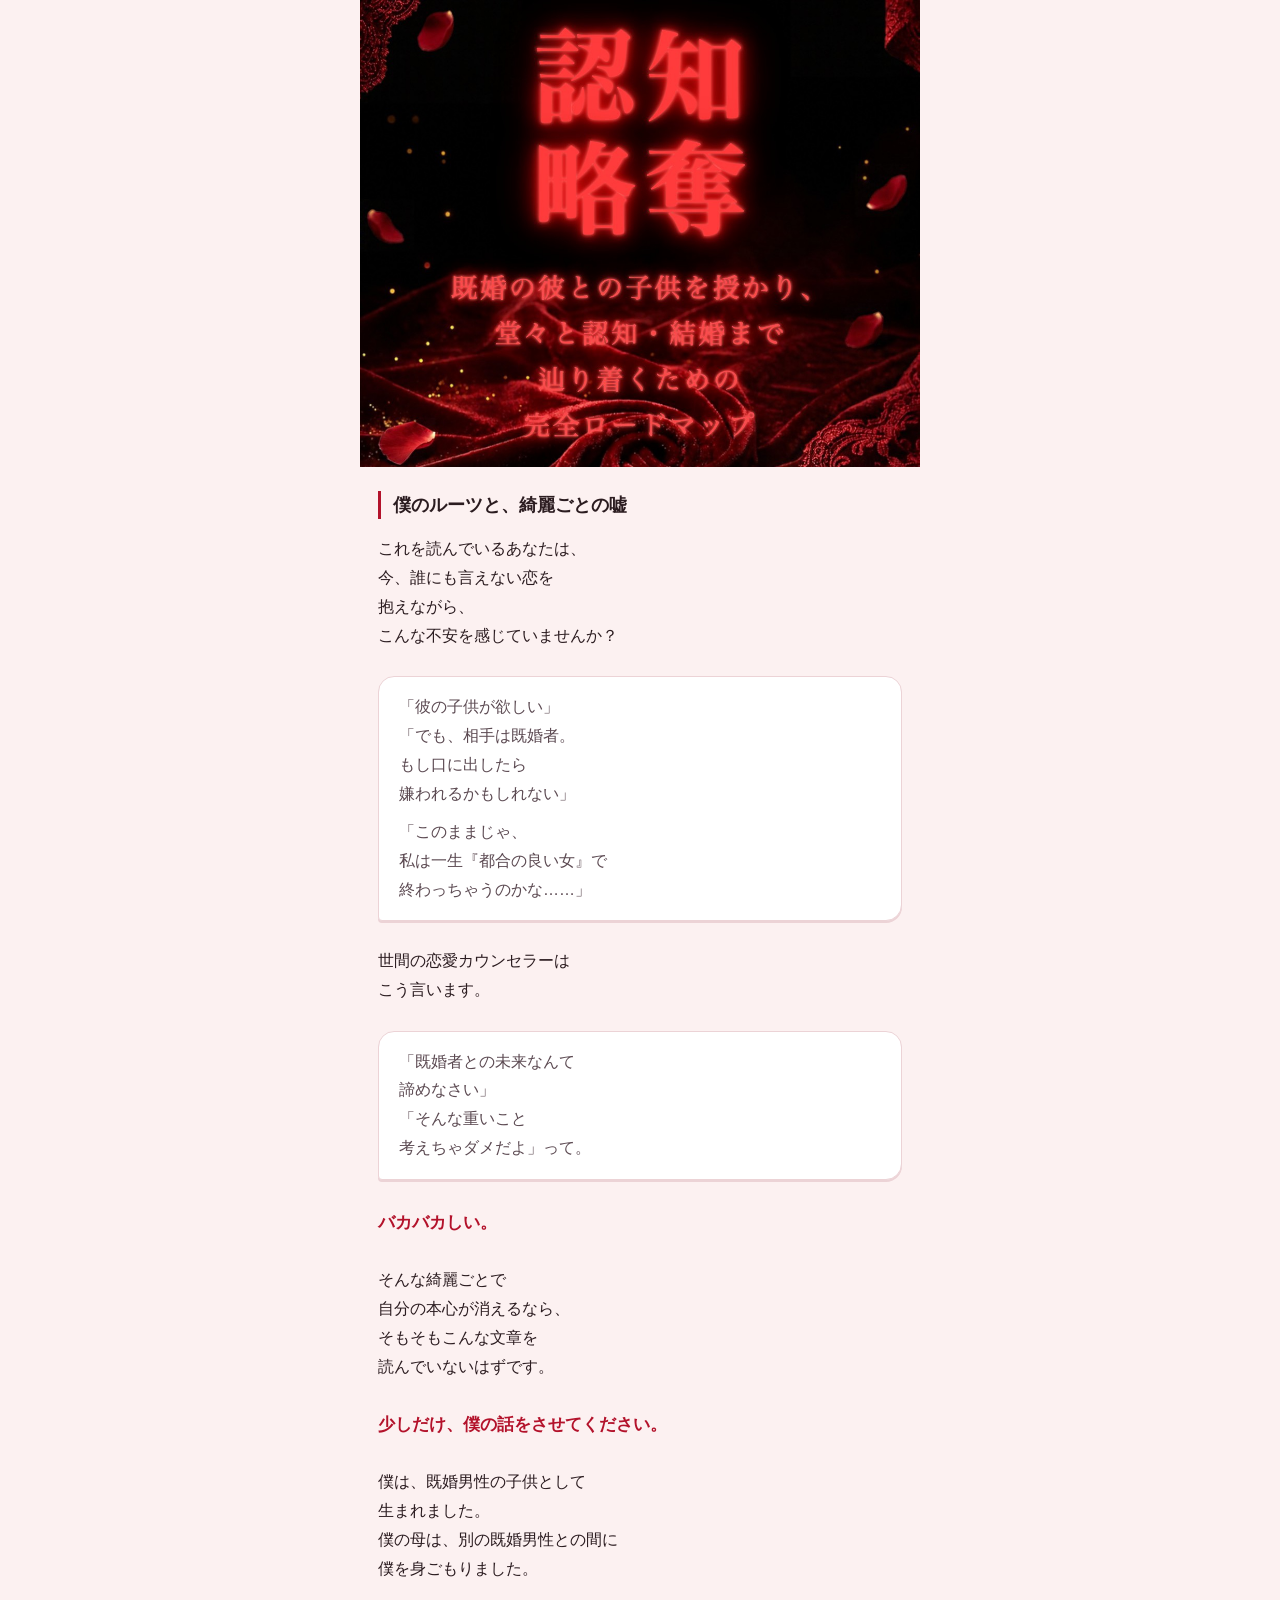
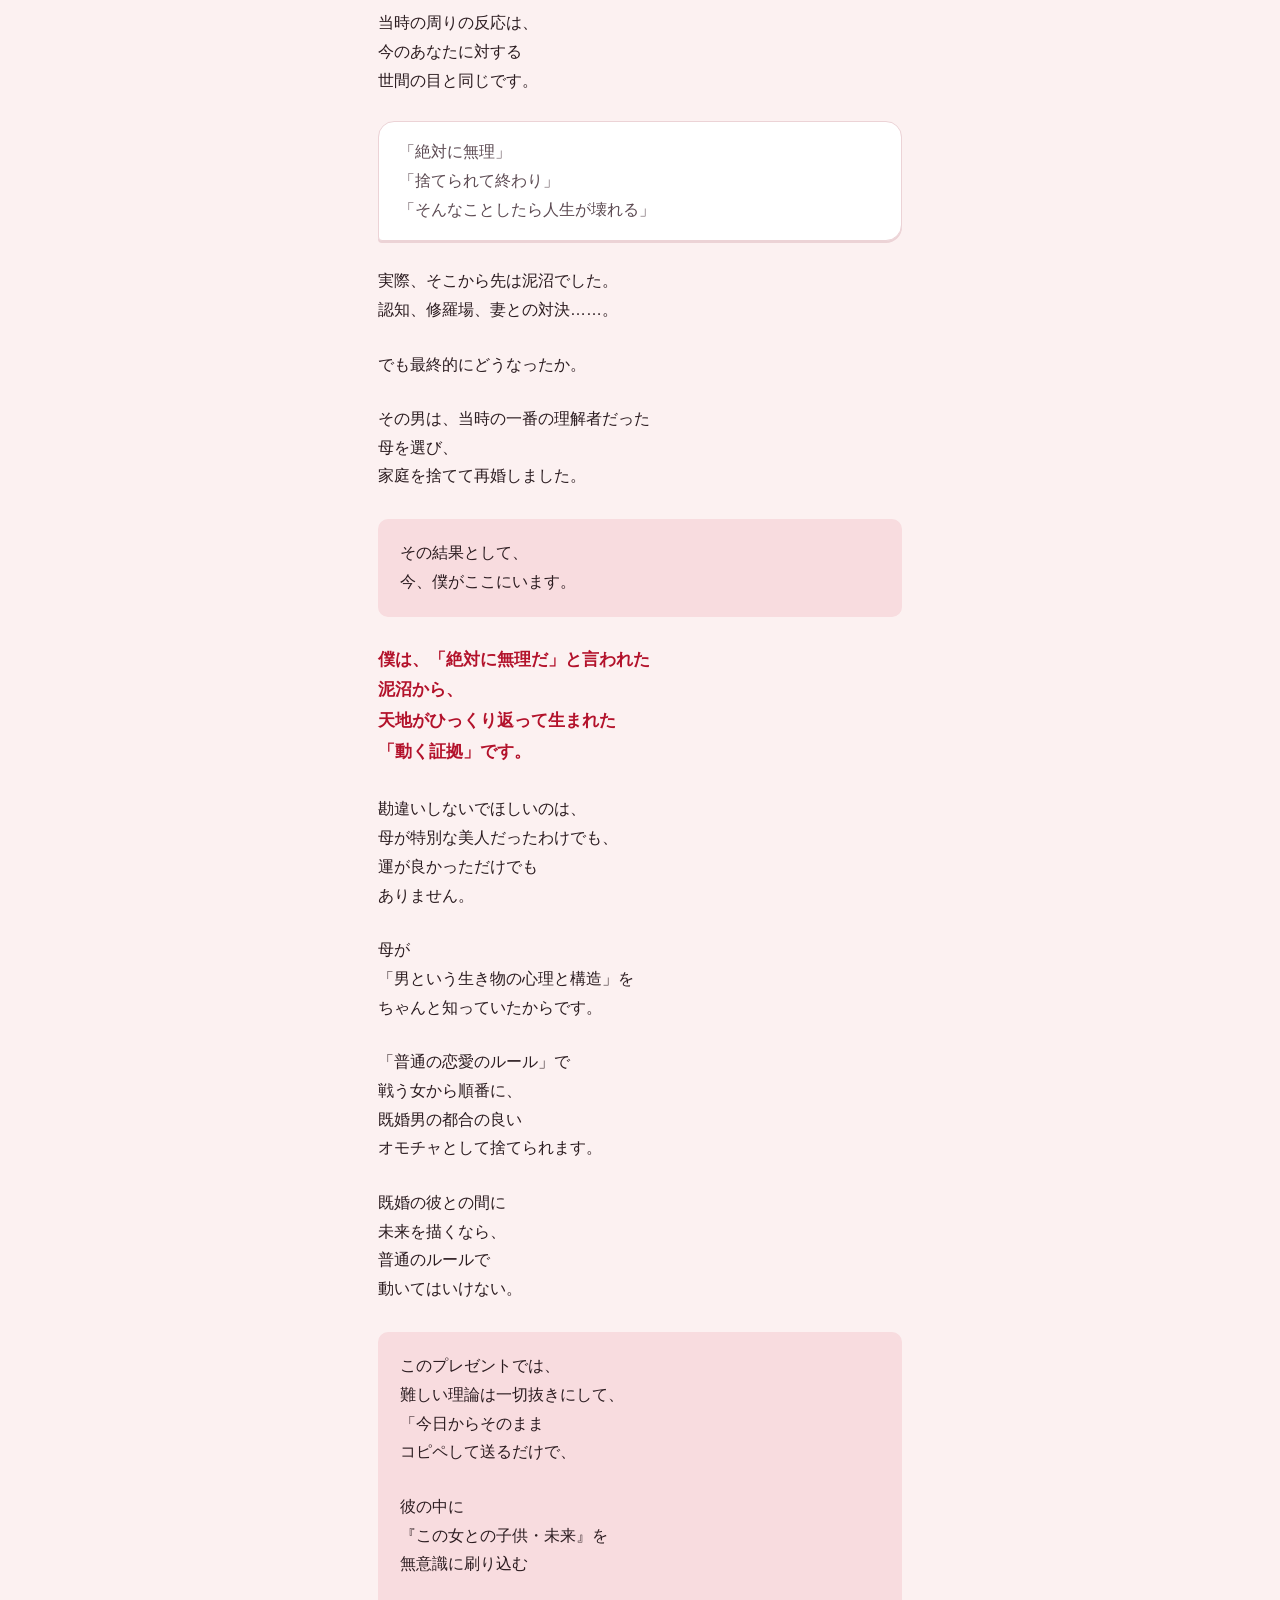
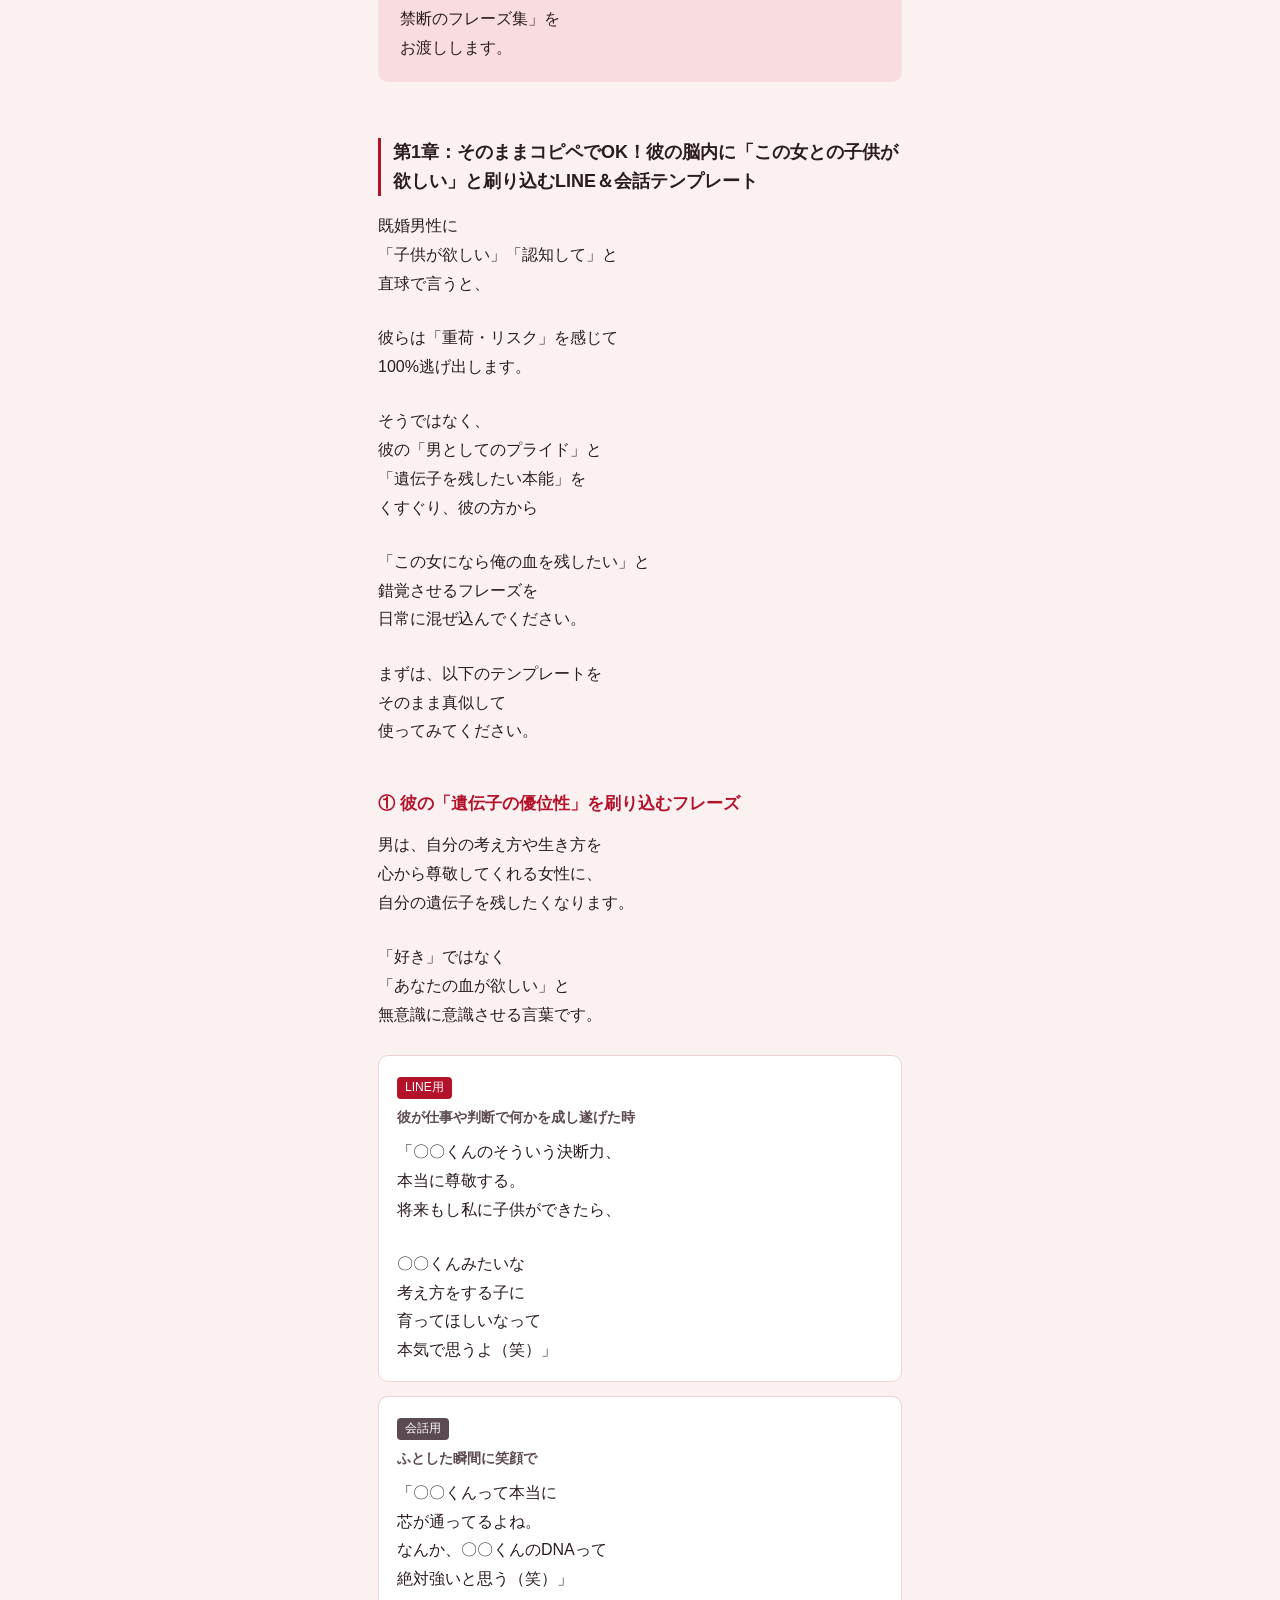
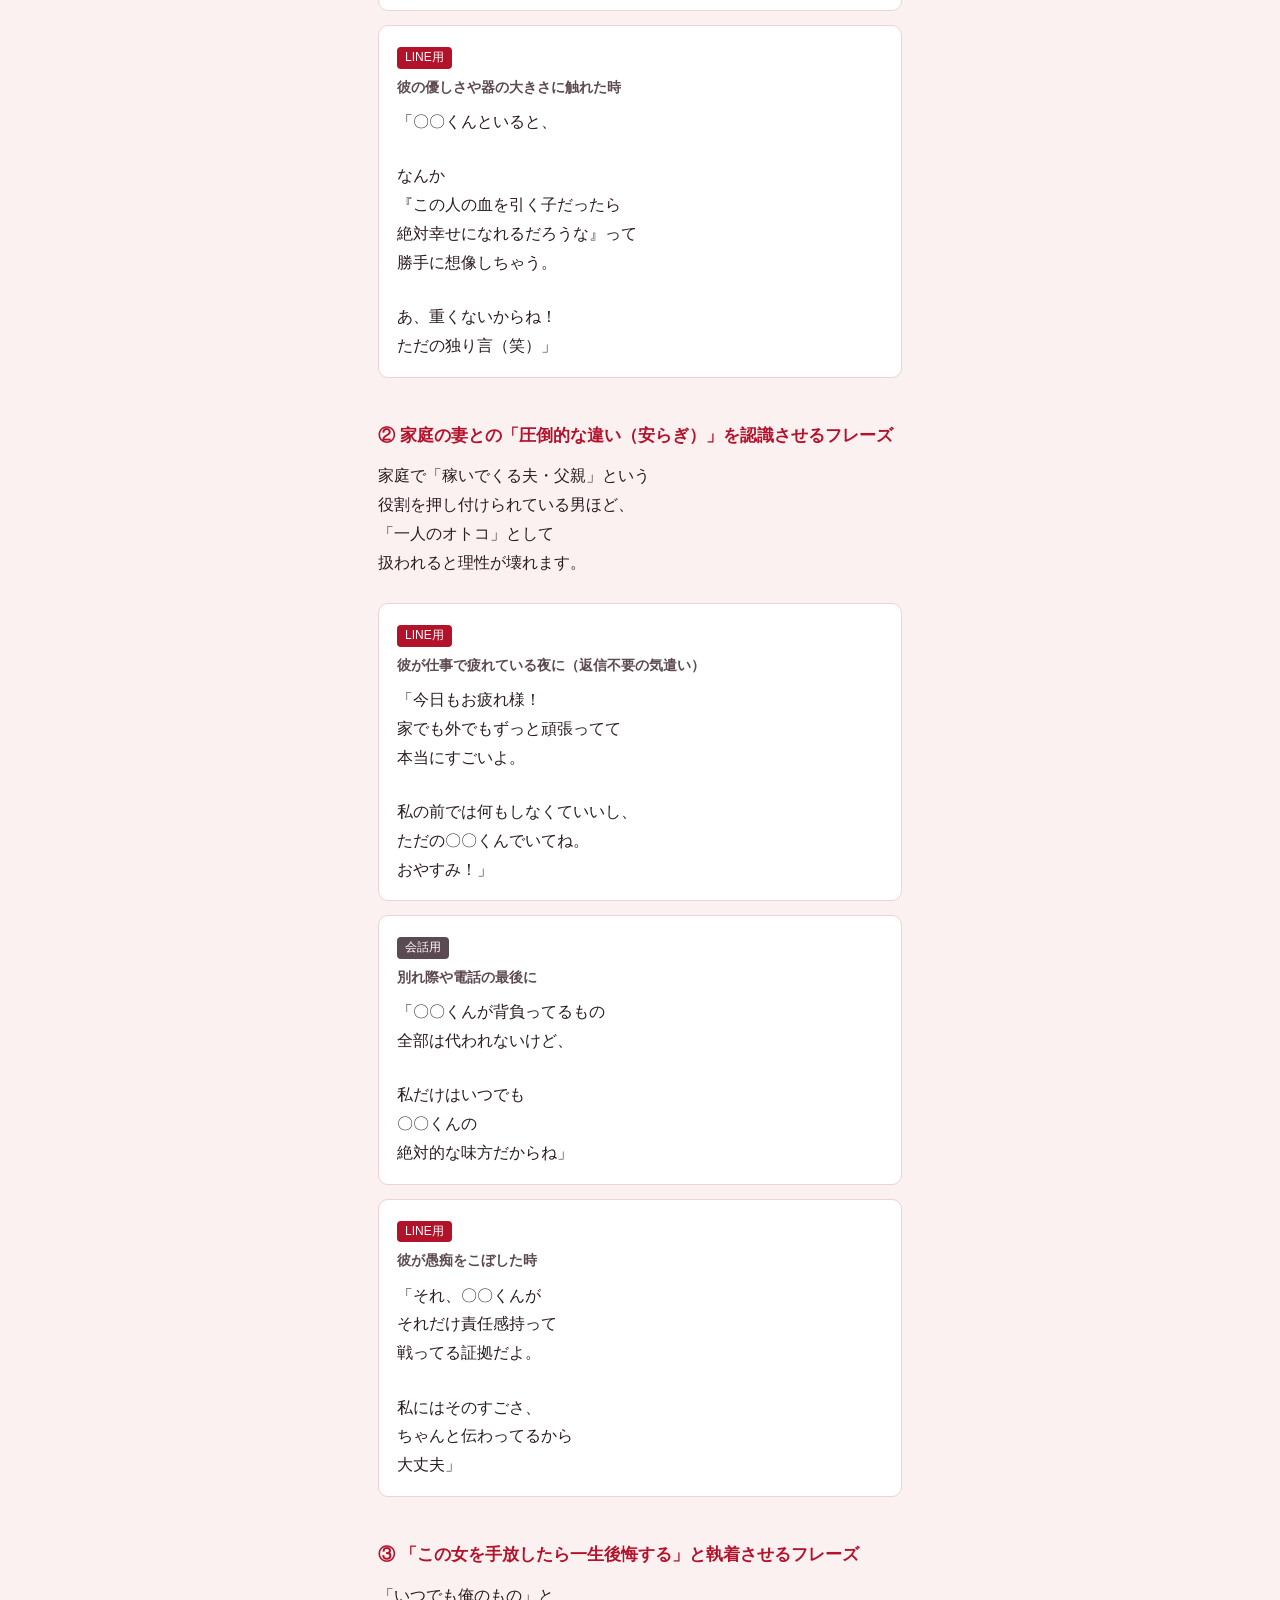
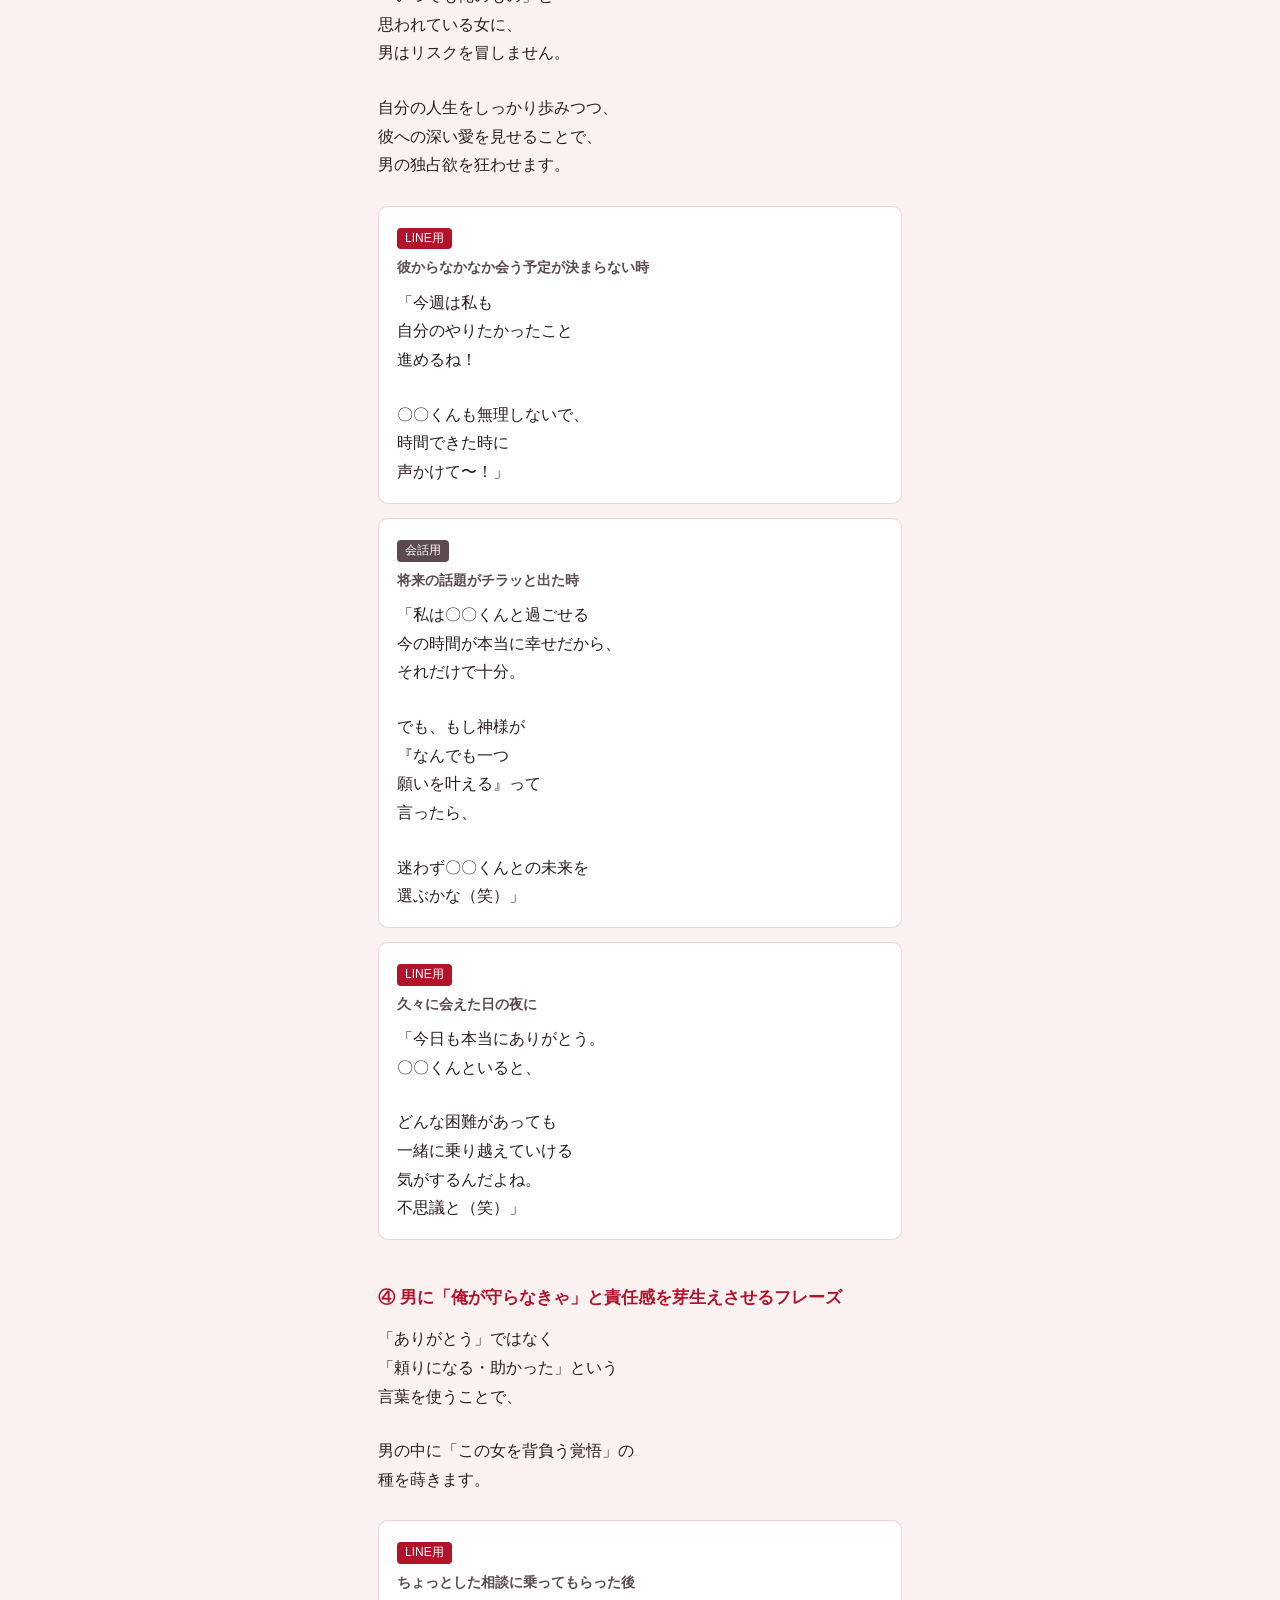
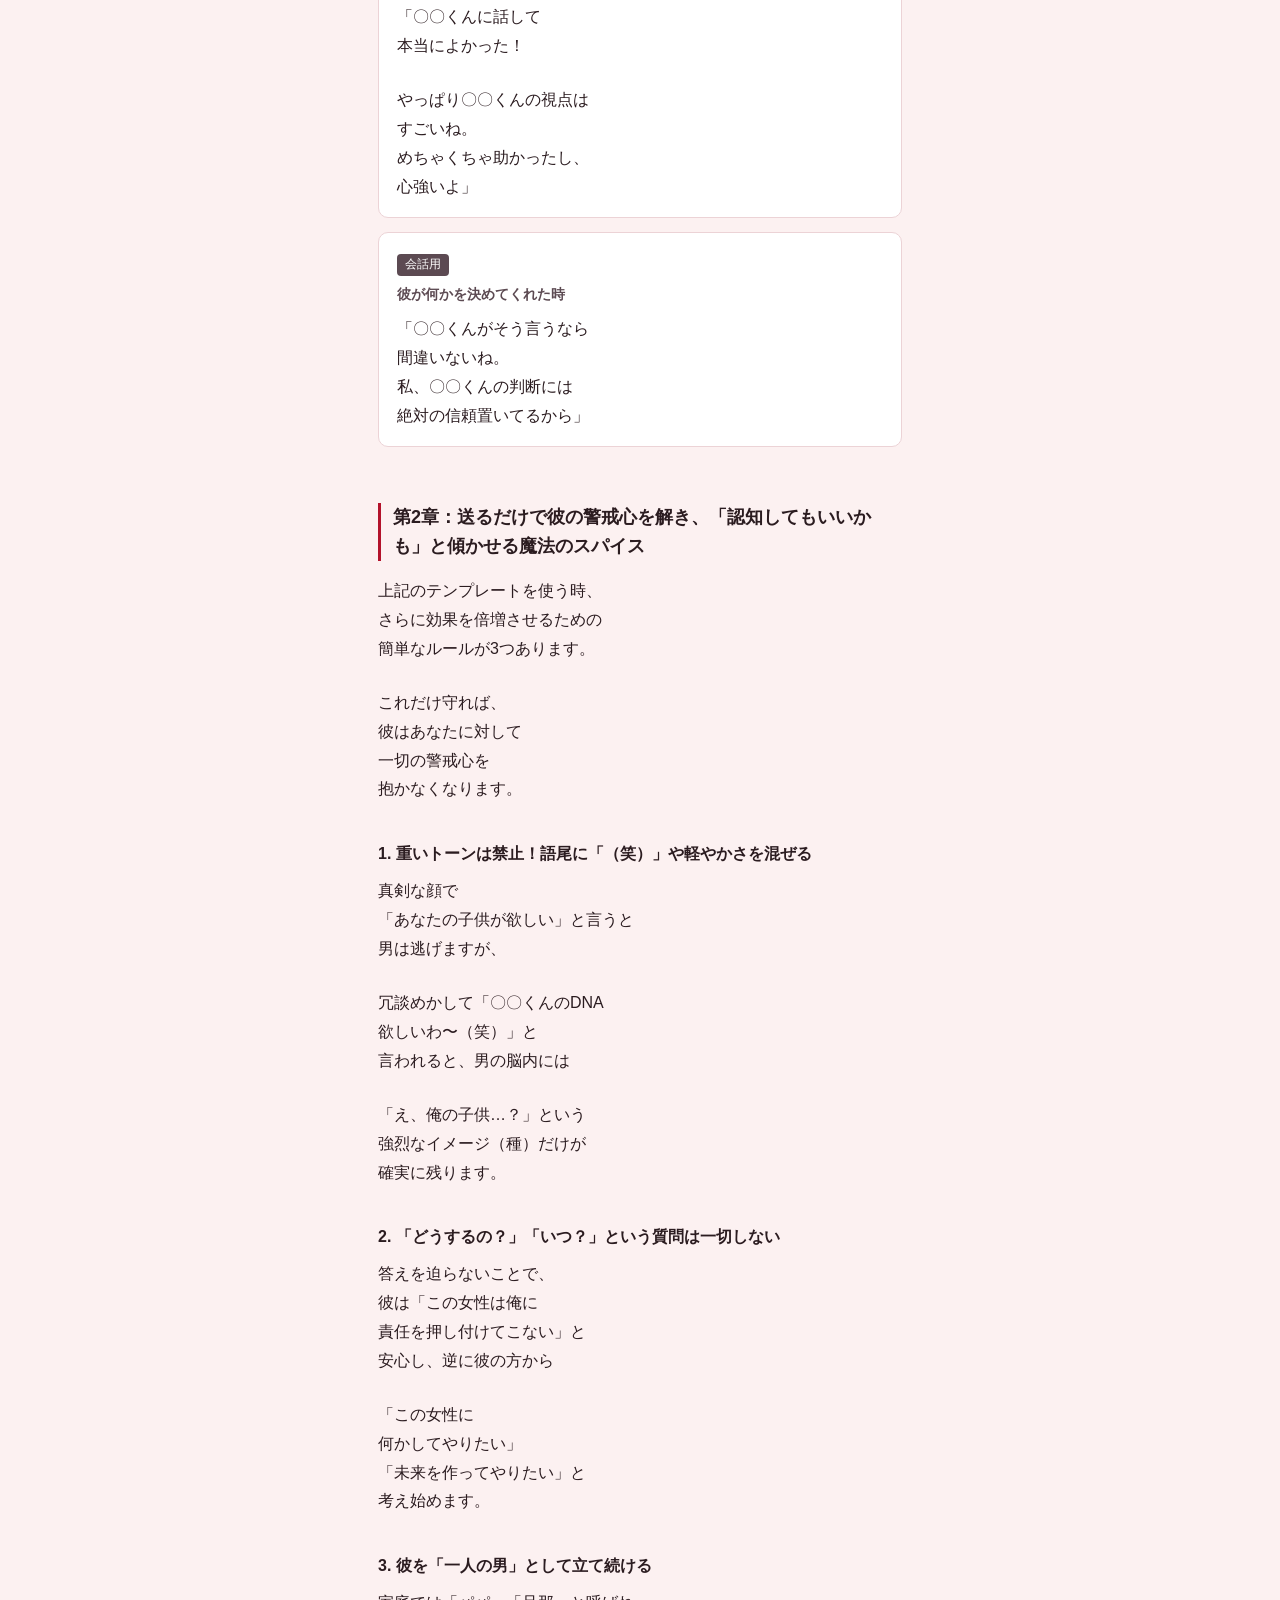
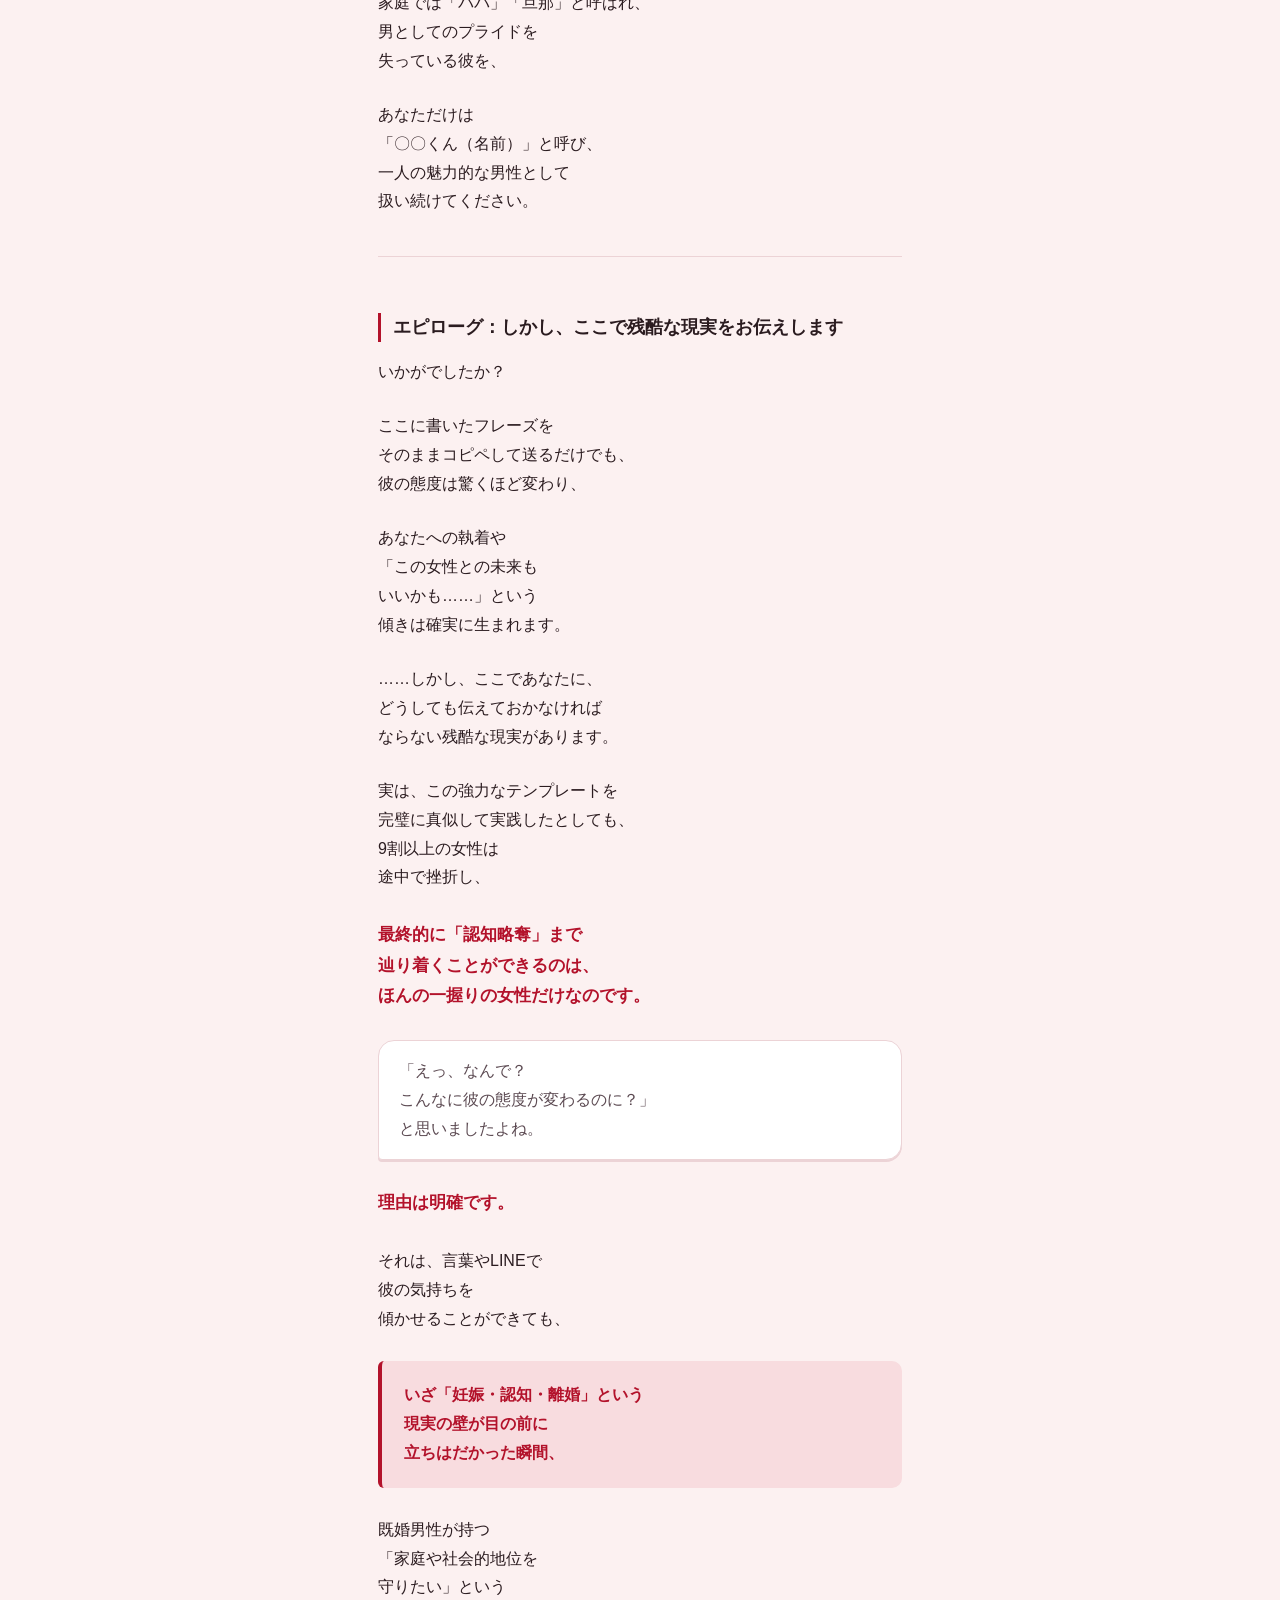
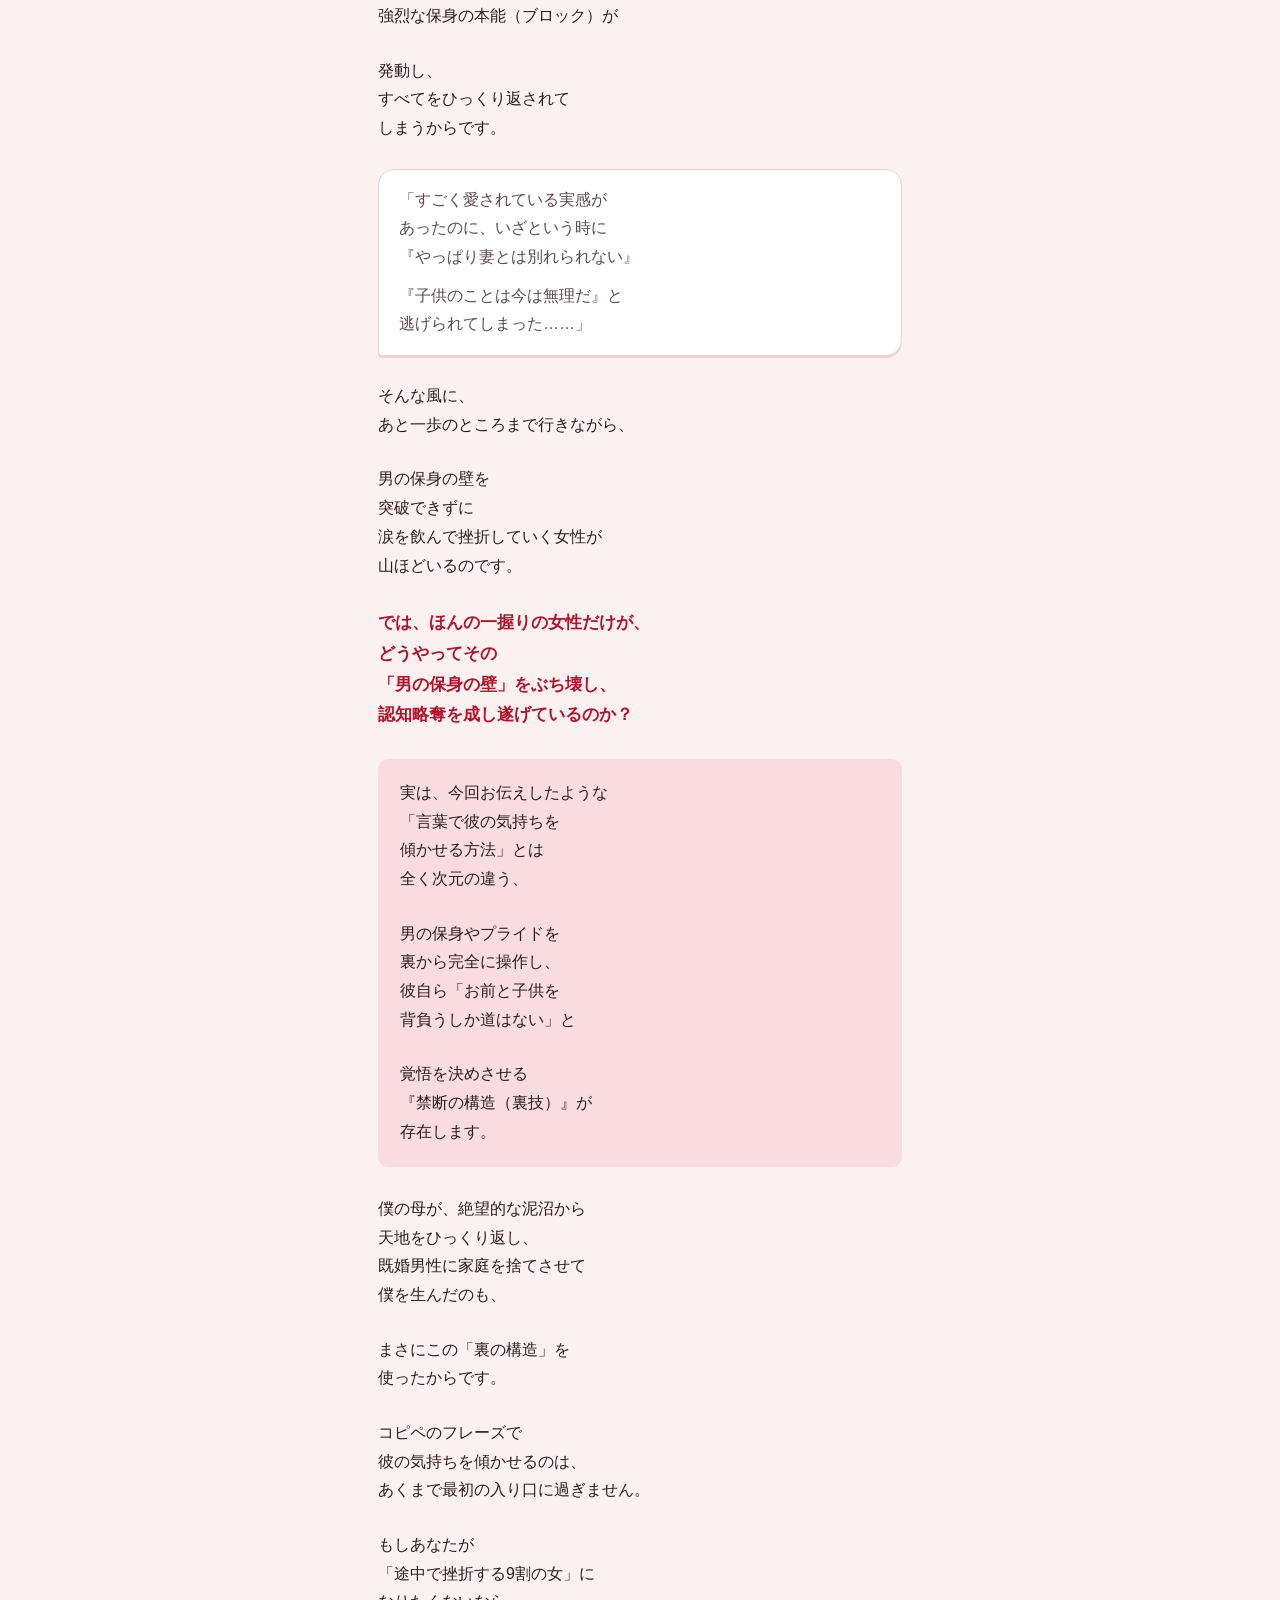
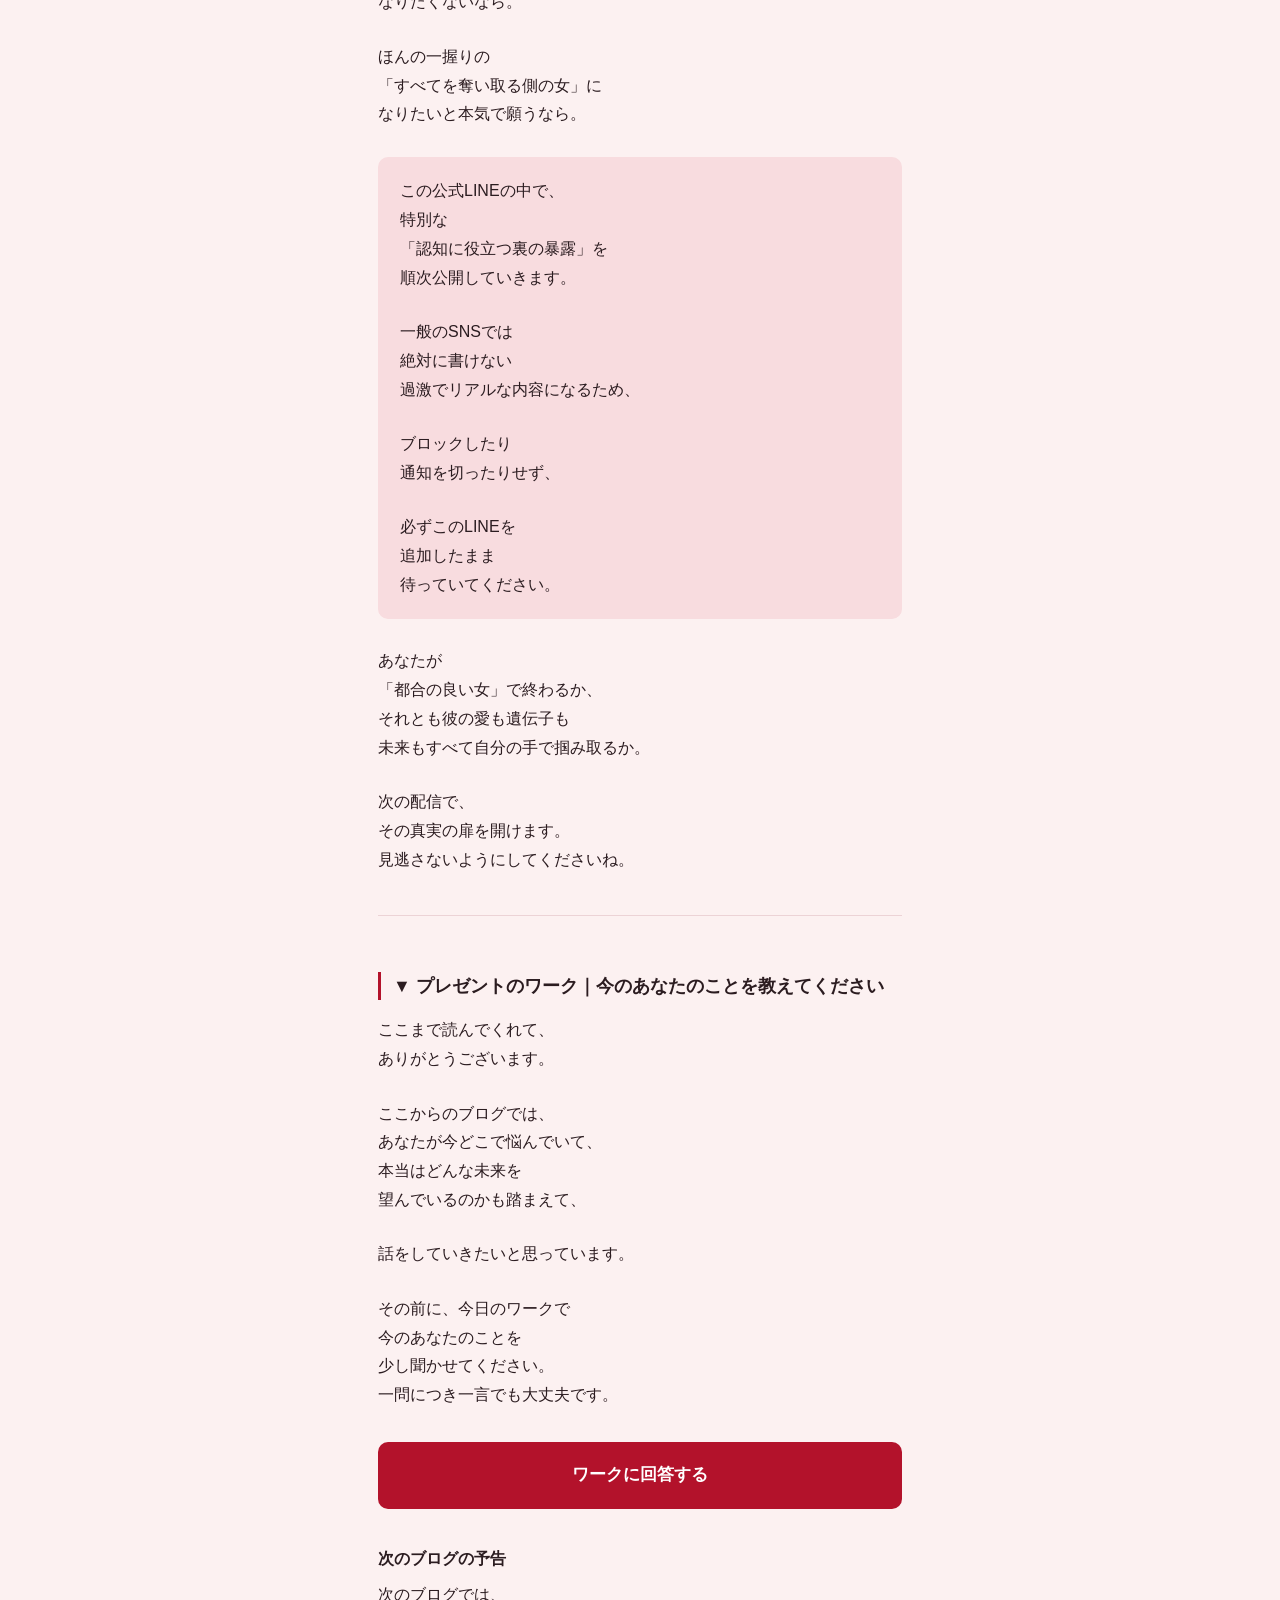
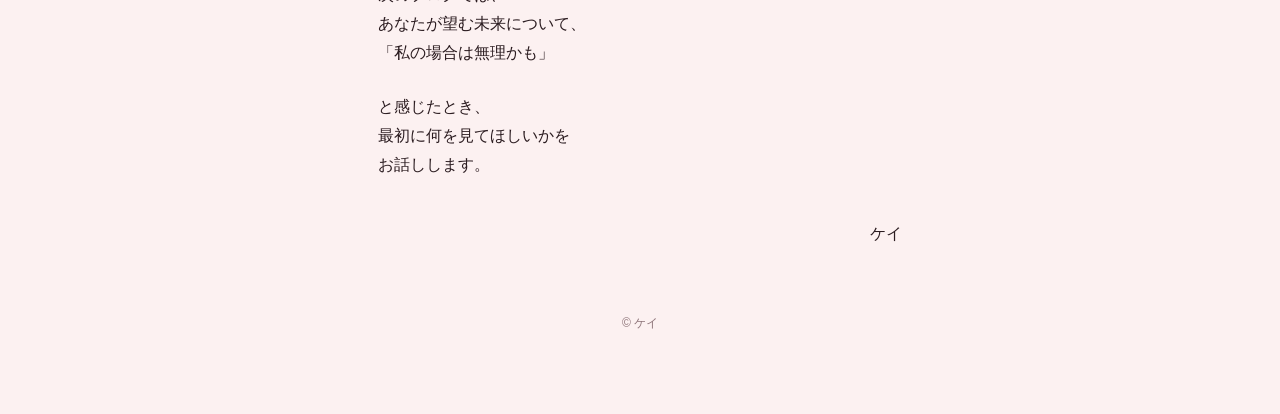
<file: kei-ninchi-roadmap.html>
<!doctype html>
<html lang="ja">
<head>
<meta charset="utf-8">
<meta name="viewport" content="width=device-width,initial-scale=1">
<meta name="robots" content="noindex">
<title>既婚の彼との子供を授かり、堂々と認知・結婚まで辿り着くための完全ロードマップ</title>
<link rel="stylesheet" href="assets/style.css?v=5">
</head>
<body>
<div class="wrap">

  <img class="cover" src="assets/ninchi-header2.jpg" alt="認知略奪 既婚の彼との子供を授かり、堂々と認知・結婚まで辿り着くための完全ロードマップ" width="1080" height="900">

  <h1 class="sr">既婚の彼との子供を授かり、<br>堂々と認知・結婚まで<br>辿り着くための<br>完全ロードマップ</h1>

  <h2>僕のルーツと、綺麗ごとの嘘</h2>

  <p>これを読んでいるあなたは、<br>
  今、誰にも言えない恋を<br>
  抱えながら、<br>
  こんな不安を感じていませんか？</p>

  <div class="voice">
    <p>「彼の子供が欲しい」<br>
  「でも、相手は既婚者。<br>
  もし口に出したら<br>
  嫌われるかもしれない」</p>

    <p>「このままじゃ、<br>
  私は一生『都合の良い女』で<br>
  終わっちゃうのかな……」</p>
  </div>

  <p>世間の恋愛カウンセラーは<br>
  こう言います。</p>

  <div class="voice">
    <p>「既婚者との未来なんて<br>
  諦めなさい」<br>
  「そんな重いこと<br>
  考えちゃダメだよ」って。</p>
  </div>

  <p class="key">バカバカしい。</p>

  <p>そんな綺麗ごとで<br>
  自分の本心が消えるなら、<br>
  そもそもこんな文章を<br>
  読んでいないはずです。</p>

  <p class="key">少しだけ、僕の話をさせてください。</p>

  <p>僕は、既婚男性の子供として<br>
  生まれました。<br>
  僕の母は、別の既婚男性との間に<br>
  僕を身ごもりました。</p>

  <p>当時の周りの反応は、<br>
  今のあなたに対する<br>
  世間の目と同じです。</p>

  <div class="voice">
    <p>「絶対に無理」<br>
  「捨てられて終わり」<br>
  「そんなことしたら人生が壊れる」</p>
  </div>

  <p>実際、そこから先は泥沼でした。<br>
  認知、修羅場、妻との対決……。</p>

  <p>でも最終的にどうなったか。</p>

  <p>その男は、当時の一番の理解者だった<br>
  母を選び、<br>
  家庭を捨てて再婚しました。</p>

  <div class="box">
    <p>その結果として、<br>
  今、僕がここにいます。</p>
  </div>

  <p class="key">僕は、「絶対に無理だ」と言われた<br>
  泥沼から、<br>
  天地がひっくり返って生まれた<br>
  「動く証拠」です。</p>

  <p>勘違いしないでほしいのは、<br>
  母が特別な美人だったわけでも、<br>
  運が良かっただけでも<br>
  ありません。</p>

  <p>母が<br>
  「男という生き物の心理と構造」を<br>
  ちゃんと知っていたからです。</p>

  <p>「普通の恋愛のルール」で<br>
  戦う女から順番に、<br>
  既婚男の都合の良い<br>
  オモチャとして捨てられます。</p>

  <p>既婚の彼との間に<br>
  未来を描くなら、<br>
  普通のルールで<br>
  動いてはいけない。</p>

  <div class="box">
    <p>このプレゼントでは、<br>
    難しい理論は一切抜きにして、<br>
    「今日からそのまま<br>
    コピペして送るだけで、</p>

    <p>彼の中に<br>
    『この女との子供・未来』を<br>
    無意識に刷り込む</p>

    <p>禁断のフレーズ集」を<br>
    お渡しします。</p>
  </div>

  <h2>第1章：そのままコピペでOK！彼の脳内に「この女との子供が欲しい」と刷り込むLINE＆会話テンプレート</h2>

  <p>既婚男性に<br>
  「子供が欲しい」「認知して」と<br>
  直球で言うと、</p>

  <p>彼らは「重荷・リスク」を感じて<br>
  100%逃げ出します。</p>

  <p>そうではなく、<br>
  彼の「男としてのプライド」と<br>
  「遺伝子を残したい本能」を<br>
  くすぐり、彼の方から</p>

  <p>「この女になら俺の血を残したい」と<br>
  錯覚させるフレーズを<br>
  日常に混ぜ込んでください。</p>

  <p>まずは、以下のテンプレートを<br>
  そのまま真似して<br>
  使ってみてください。</p>

  <h3>① 彼の「遺伝子の優位性」を刷り込むフレーズ</h3>
  <p>男は、自分の考え方や生き方を<br>
  心から尊敬してくれる女性に、<br>
  自分の遺伝子を残したくなります。</p>

  <p>「好き」ではなく<br>
  「あなたの血が欲しい」と<br>
  無意識に意識させる言葉です。</p>

  <div class="tpl">
    <span class="tag">LINE用</span>
    <p class="when">彼が仕事や判断で何かを成し遂げた時</p>
    <p>「〇〇くんのそういう決断力、<br>
    本当に尊敬する。<br>
    将来もし私に子供ができたら、</p>

    <p>〇〇くんみたいな<br>
    考え方をする子に<br>
    育ってほしいなって<br>
    本気で思うよ（笑）」</p>
  </div>
  <div class="tpl">
    <span class="tag talk">会話用</span>
    <p class="when">ふとした瞬間に笑顔で</p>
    <p>「〇〇くんって本当に<br>
    芯が通ってるよね。<br>
    なんか、〇〇くんのDNAって<br>
    絶対強いと思う（笑）」</p>
  </div>
  <div class="tpl">
    <span class="tag">LINE用</span>
    <p class="when">彼の優しさや器の大きさに触れた時</p>
    <p>「〇〇くんといると、</p>

    <p>なんか<br>
    『この人の血を引く子だったら<br>
    絶対幸せになれるだろうな』って<br>
    勝手に想像しちゃう。</p>

    <p>あ、重くないからね！<br>
    ただの独り言（笑）」</p>
  </div>

  <h3>② 家庭の妻との「圧倒的な違い（安らぎ）」を認識させるフレーズ</h3>
  <p>家庭で「稼いでくる夫・父親」という<br>
  役割を押し付けられている男ほど、<br>
  「一人のオトコ」として<br>
  扱われると理性が壊れます。</p>

  <div class="tpl">
    <span class="tag">LINE用</span>
    <p class="when">彼が仕事で疲れている夜に（返信不要の気遣い）</p>
    <p>「今日もお疲れ様！<br>
    家でも外でもずっと頑張ってて<br>
    本当にすごいよ。</p>

    <p>私の前では何もしなくていいし、<br>
    ただの〇〇くんでいてね。<br>
    おやすみ！」</p>
  </div>
  <div class="tpl">
    <span class="tag talk">会話用</span>
    <p class="when">別れ際や電話の最後に</p>
    <p>「〇〇くんが背負ってるもの<br>
    全部は代われないけど、</p>

    <p>私だけはいつでも<br>
    〇〇くんの<br>
    絶対的な味方だからね」</p>
  </div>
  <div class="tpl">
    <span class="tag">LINE用</span>
    <p class="when">彼が愚痴をこぼした時</p>
    <p>「それ、〇〇くんが<br>
    それだけ責任感持って<br>
    戦ってる証拠だよ。</p>

    <p>私にはそのすごさ、<br>
    ちゃんと伝わってるから<br>
    大丈夫」</p>
  </div>

  <h3>③ 「この女を手放したら一生後悔する」と執着させるフレーズ</h3>
  <p>「いつでも俺のもの」と<br>
  思われている女に、<br>
  男はリスクを冒しません。</p>

  <p>自分の人生をしっかり歩みつつ、<br>
  彼への深い愛を見せることで、<br>
  男の独占欲を狂わせます。</p>

  <div class="tpl">
    <span class="tag">LINE用</span>
    <p class="when">彼からなかなか会う予定が決まらない時</p>
    <p>「今週は私も<br>
    自分のやりたかったこと<br>
    進めるね！</p>

    <p>〇〇くんも無理しないで、<br>
    時間できた時に<br>
    声かけて〜！」</p>
  </div>
  <div class="tpl">
    <span class="tag talk">会話用</span>
    <p class="when">将来の話題がチラッと出た時</p>
    <p>「私は〇〇くんと過ごせる<br>
    今の時間が本当に幸せだから、<br>
    それだけで十分。</p>

    <p>でも、もし神様が<br>
    『なんでも一つ<br>
    願いを叶える』って<br>
    言ったら、</p>

    <p>迷わず〇〇くんとの未来を<br>
    選ぶかな（笑）」</p>
  </div>
  <div class="tpl">
    <span class="tag">LINE用</span>
    <p class="when">久々に会えた日の夜に</p>
    <p>「今日も本当にありがとう。<br>
    〇〇くんといると、</p>

    <p>どんな困難があっても<br>
    一緒に乗り越えていける<br>
    気がするんだよね。<br>
    不思議と（笑）」</p>
  </div>

  <h3>④ 男に「俺が守らなきゃ」と責任感を芽生えさせるフレーズ</h3>
  <p>「ありがとう」ではなく<br>
  「頼りになる・助かった」という<br>
  言葉を使うことで、</p>

  <p>男の中に「この女を背負う覚悟」の<br>
  種を蒔きます。</p>

  <div class="tpl">
    <span class="tag">LINE用</span>
    <p class="when">ちょっとした相談に乗ってもらった後</p>
    <p>「〇〇くんに話して<br>
    本当によかった！</p>

    <p>やっぱり〇〇くんの視点は<br>
    すごいね。<br>
    めちゃくちゃ助かったし、<br>
    心強いよ」</p>
  </div>
  <div class="tpl">
    <span class="tag talk">会話用</span>
    <p class="when">彼が何かを決めてくれた時</p>
    <p>「〇〇くんがそう言うなら<br>
    間違いないね。<br>
    私、〇〇くんの判断には<br>
    絶対の信頼置いてるから」</p>
  </div>

  <h2>第2章：送るだけで彼の警戒心を解き、「認知してもいいかも」と傾かせる魔法のスパイス</h2>

  <p>上記のテンプレートを使う時、<br>
  さらに効果を倍増させるための<br>
  簡単なルールが3つあります。</p>

  <p>これだけ守れば、<br>
  彼はあなたに対して<br>
  一切の警戒心を<br>
  抱かなくなります。</p>

  <p class="rule">1. 重いトーンは禁止！語尾に「（笑）」や軽やかさを混ぜる</p>
  <p>真剣な顔で<br>
  「あなたの子供が欲しい」と言うと<br>
  男は逃げますが、</p>

  <p>冗談めかして「〇〇くんのDNA<br>
  欲しいわ〜（笑）」と<br>
  言われると、男の脳内には</p>

  <p>「え、俺の子供…？」という<br>
  強烈なイメージ（種）だけが<br>
  確実に残ります。</p>

  <p class="rule">2. 「どうするの？」「いつ？」という質問は一切しない</p>
  <p>答えを迫らないことで、<br>
  彼は「この女性は俺に<br>
  責任を押し付けてこない」と<br>
  安心し、逆に彼の方から</p>

  <p>「この女性に<br>
  何かしてやりたい」<br>
  「未来を作ってやりたい」と<br>
  考え始めます。</p>

  <p class="rule">3. 彼を「一人の男」として立て続ける</p>
  <p>家庭では「パパ」「旦那」と呼ばれ、<br>
  男としてのプライドを<br>
  失っている彼を、</p>

  <p>あなただけは<br>
  「〇〇くん（名前）」と呼び、<br>
  一人の魅力的な男性として<br>
  扱い続けてください。</p>

  <hr>

  <h2>エピローグ：しかし、ここで残酷な現実をお伝えします</h2>

  <p>いかがでしたか？</p>

  <p>ここに書いたフレーズを<br>
  そのままコピペして送るだけでも、<br>
  彼の態度は驚くほど変わり、</p>

  <p>あなたへの執着や<br>
  「この女性との未来も<br>
  いいかも……」という<br>
  傾きは確実に生まれます。</p>

  <p>……しかし、ここであなたに、<br>
  どうしても伝えておかなければ<br>
  ならない残酷な現実があります。</p>

  <p>実は、この強力なテンプレートを<br>
  完璧に真似して実践したとしても、<br>
  9割以上の女性は<br>
  途中で挫折し、</p>

  <p class="key">最終的に「認知略奪」まで<br>
  辿り着くことができるのは、<br>
  ほんの一握りの女性だけなのです。</p>

  <div class="voice">
    <p>「えっ、なんで？<br>
  こんなに彼の態度が変わるのに？」<br>
  と思いましたよね。</p>
  </div>

  <p class="key">理由は明確です。</p>

  <p>それは、言葉やLINEで<br>
  彼の気持ちを<br>
  傾かせることができても、</p>

  <div class="box key">
    <p>いざ「妊娠・認知・離婚」という<br>
    現実の壁が目の前に<br>
    立ちはだかった瞬間、</p>
  </div>

  <p>既婚男性が持つ<br>
  「家庭や社会的地位を<br>
  守りたい」という<br>
  強烈な保身の本能（ブロック）が</p>

  <p>発動し、<br>
  すべてをひっくり返されて<br>
  しまうからです。</p>

  <div class="voice">
    <p>「すごく愛されている実感が<br>
  あったのに、いざという時に<br>
  『やっぱり妻とは別れられない』</p>

    <p>『子供のことは今は無理だ』と<br>
  逃げられてしまった……」</p>
  </div>

  <p>そんな風に、<br>
  あと一歩のところまで行きながら、</p>

  <p>男の保身の壁を<br>
  突破できずに<br>
  涙を飲んで挫折していく女性が<br>
  山ほどいるのです。</p>

  <p class="key">では、ほんの一握りの女性だけが、<br>
  どうやってその<br>
  「男の保身の壁」をぶち壊し、<br>
  認知略奪を成し遂げているのか？</p>

  <div class="box">
    <p>実は、今回お伝えしたような<br>
  「言葉で彼の気持ちを<br>
  傾かせる方法」とは<br>
  全く次元の違う、</p>

    <p>男の保身やプライドを<br>
  裏から完全に操作し、<br>
  彼自ら「お前と子供を<br>
  背負うしか道はない」と</p>

    <p>覚悟を決めさせる<br>
  『禁断の構造（裏技）』が<br>
  存在します。</p>
  </div>

  <p>僕の母が、絶望的な泥沼から<br>
  天地をひっくり返し、<br>
  既婚男性に家庭を捨てさせて<br>
  僕を生んだのも、</p>

  <p>まさにこの「裏の構造」を<br>
  使ったからです。</p>

  <p>コピペのフレーズで<br>
  彼の気持ちを傾かせるのは、<br>
  あくまで最初の入り口に過ぎません。</p>

  <p>もしあなたが<br>
  「途中で挫折する9割の女」に<br>
  なりたくないなら。</p>

  <p>ほんの一握りの<br>
  「すべてを奪い取る側の女」に<br>
  なりたいと本気で願うなら。</p>

  <div class="box">
    <p>この公式LINEの中で、<br>
    特別な<br>
    「認知に役立つ裏の暴露」を<br>
    順次公開していきます。</p>

    <p>一般のSNSでは<br>
    絶対に書けない<br>
    過激でリアルな内容になるため、</p>

    <p>ブロックしたり<br>
    通知を切ったりせず、</p>

    <p>必ずこのLINEを<br>
    追加したまま<br>
    待っていてください。</p>
  </div>

  <p>あなたが<br>
  「都合の良い女」で終わるか、<br>
  それとも彼の愛も遺伝子も<br>
  未来もすべて自分の手で掴み取るか。</p>

  <p>次の配信で、<br>
  その真実の扉を開けます。<br>
  見逃さないようにしてくださいね。</p>

  <hr>

<h2>▼ プレゼントのワーク｜今のあなたのことを教えてください</h2>

<p>ここまで読んでくれて、<br>
ありがとうございます。</p>

<p>ここからのブログでは、<br>
あなたが今どこで悩んでいて、<br>
本当はどんな未来を<br>
望んでいるのかも踏まえて、</p>

<p>話をしていきたいと思っています。</p>

<p>その前に、今日のワークで<br>
今のあなたのことを<br>
少し聞かせてください。<br>
一問につき一言でも大丈夫です。</p>

<a class="btn" href="https://liff.line.me/2012444435-QhR3Y0SH?page=form&amp;id=0678053f-4712-42f3-a16f-461d5ead4ad5">ワークに回答する</a>

<p class="rule">次のブログの予告</p>

<p>次のブログでは、<br>
あなたが望む未来について、<br>
「私の場合は無理かも」</p>

<p>と感じたとき、<br>
最初に何を見てほしいかを<br>
お話しします。</p>

<p class="sign">ケイ</p>

  <div class="foot">© ケイ</div>
</div>
<script src="assets/fit.js"></script>
</body>
</html>
</file>
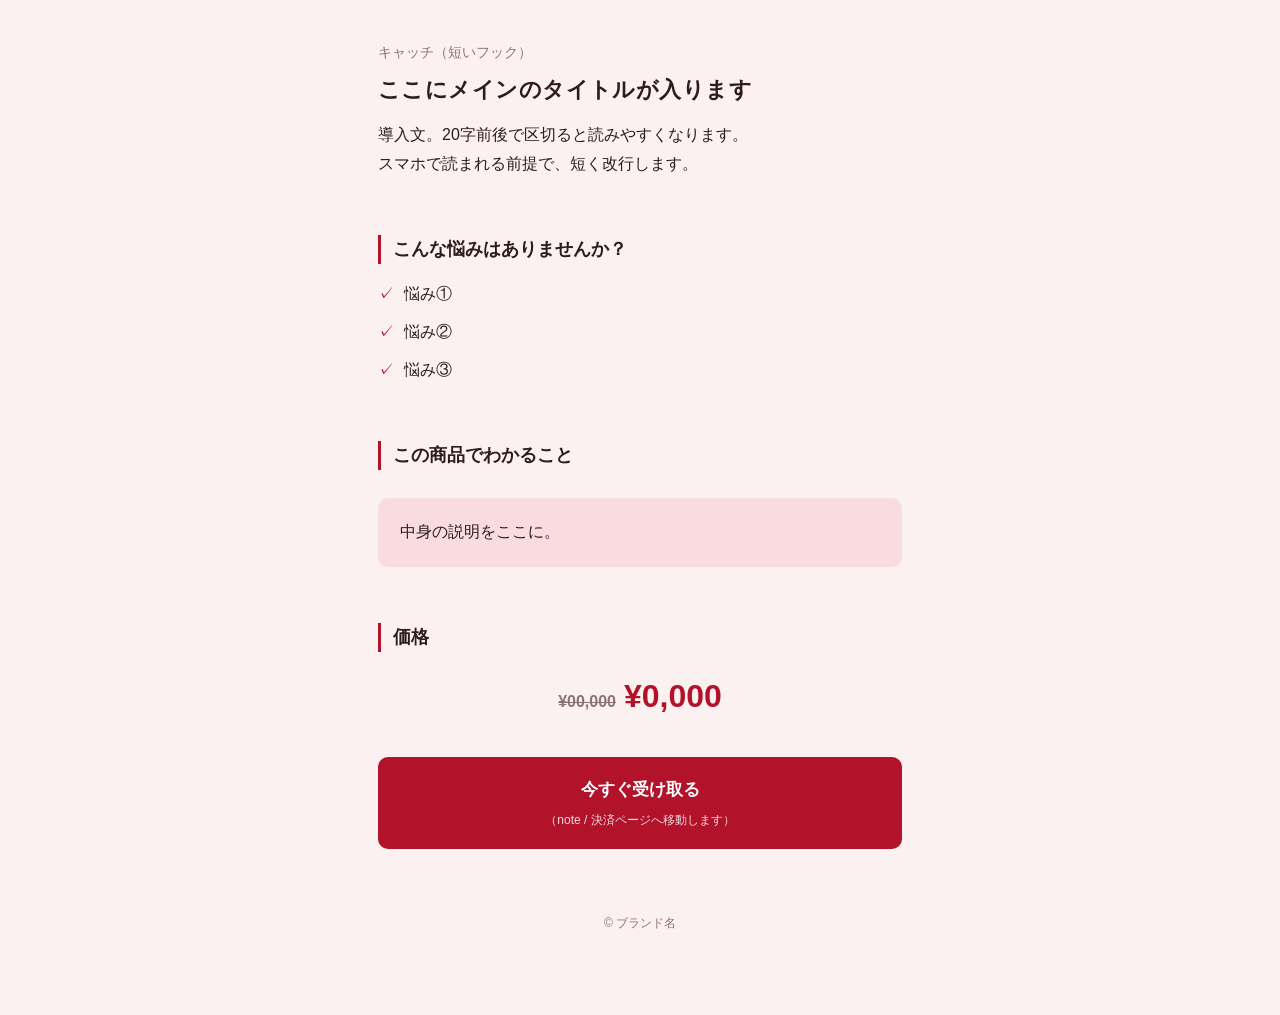
<file: sales-template.html>
<!doctype html>
<html lang="ja">
<head>
<meta charset="utf-8">
<meta name="viewport" content="width=device-width,initial-scale=1">
<meta name="robots" content="noindex">
<title>【販売ページ】タイトルをここに</title>
<link rel="stylesheet" href="assets/style.css?v=5">
</head>
<body>
<div class="wrap">

  <p class="lead">キャッチ（短いフック）</p>
  <h1>ここにメインのタイトルが入ります</h1>

  <p>導入文。20字前後で区切ると読みやすくなります。<br>
  スマホで読まれる前提で、短く改行します。</p>

  <h2>こんな悩みはありませんか？</h2>
  <ul class="check">
    <li>悩み①</li>
    <li>悩み②</li>
    <li>悩み③</li>
  </ul>

  <h2>この商品でわかること</h2>
  <div class="box">
    <p>中身の説明をここに。</p>
  </div>

  <h2>価格</h2>
  <div class="price"><s>¥00,000</s>¥0,000</div>
  <a class="btn" href="https://example.com">今すぐ受け取る<small>（note / 決済ページへ移動します）</small></a>

  <div class="foot">© ブランド名</div>
</div>
<script src="assets/fit.js"></script>
</body>
</html>
</file>
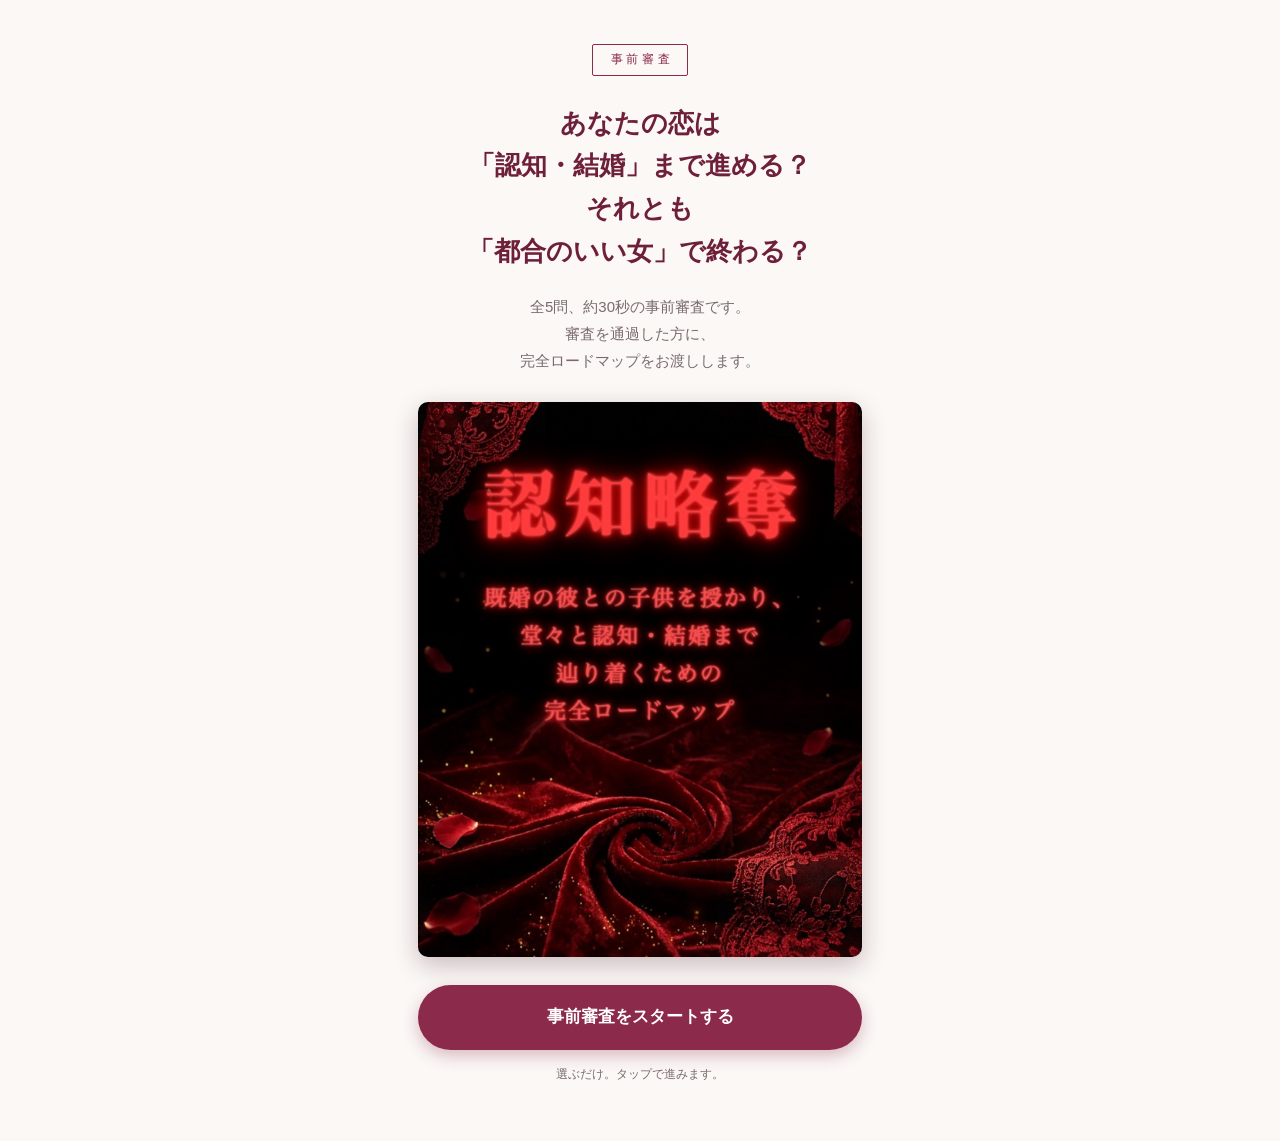
<file: shinsa.html>
<!doctype html>
<html lang="ja">
<head>
<meta charset="utf-8">
<meta name="viewport" content="width=device-width,initial-scale=1,viewport-fit=cover">
<meta name="robots" content="noindex,nofollow">
<title>事前審査｜認知・結婚まで進める可能性チェック</title>
<style>
:root{--wine:#8b2a4a;--wine-d:#6e1f3a;--bg:#fbf8f6;--ink:#2b2226;--sub:#7a6a70;--line:#e8dde0;--ok:#06c755}
*{box-sizing:border-box;margin:0;padding:0;-webkit-tap-highlight-color:transparent}
html{-webkit-text-size-adjust:100%}
body{background:var(--bg);color:var(--ink);font-family:-apple-system,"Hiragino Sans","Hiragino Kaku Gothic ProN","Noto Sans JP",sans-serif;line-height:1.8;line-break:strict;word-break:auto-phrase;min-height:100vh}
.app{max-width:480px;margin:0 auto;padding:0 18px 56px;min-height:100vh}
.scr{display:none;animation:in .35s ease}
.scr.on{display:block}
@keyframes in{from{opacity:0;transform:translateY(8px)}to{opacity:1;transform:none}}
h1,h2,h3,p{text-wrap:balance}
.nw{white-space:nowrap}
/* top */
.top{padding-top:44px;text-align:center}
.badge{display:inline-block;font-size:12px;letter-spacing:.3em;color:var(--wine);border:1px solid var(--wine);padding:4px 14px 4px 18px;border-radius:2px}
.top h1{margin-top:26px;font-size:clamp(18px,5.9vw,26px);line-height:1.65;letter-spacing:0;font-weight:800;color:var(--wine-d)}
.top .sub{margin-top:20px;font-size:15px;color:var(--sub)}
.cover{display:block;width:100%;border-radius:10px;margin-top:28px;box-shadow:0 8px 24px rgba(60,10,25,.25)}
.btn{display:block;width:100%;border:0;border-radius:999px;background:var(--wine);color:#fff;font:inherit;font-size:17px;font-weight:800;padding:17px 12px;margin-top:28px;cursor:pointer;text-align:center;text-decoration:none;box-shadow:0 6px 16px rgba(139,42,74,.3)}
.btn:active{transform:scale(.98)}
.note{margin-top:14px;font-size:12px;color:var(--sub);text-align:center}
/* quiz */
.bar{position:sticky;top:0;background:var(--bg);padding:16px 0 10px;z-index:2}
.bar .row{display:flex;justify-content:space-between;font-size:13px;color:var(--sub);font-weight:700}
.track{height:6px;background:var(--line);border-radius:3px;margin-top:8px;overflow:hidden}
.fill{height:100%;width:0;background:var(--wine);transition:width .35s}
.q{margin-top:22px;font-size:19px;line-height:1.7;font-weight:800;color:var(--wine-d)}
.hint{margin-top:6px;font-size:13px;color:var(--sub)}
.opts{margin-top:22px;display:flex;flex-direction:column;gap:12px}
.opt{display:flex;gap:12px;align-items:flex-start;width:100%;text-align:left;background:#fff;border:1.5px solid var(--line);border-radius:14px;padding:16px 14px;font:inherit;font-size:15px;line-height:1.7;color:var(--ink);cursor:pointer}
.opt .k{flex:none;width:26px;height:26px;border-radius:50%;background:#f3e9ec;color:var(--wine);font-weight:800;font-size:13px;display:flex;align-items:center;justify-content:center;margin-top:1px}
.opt.sel{border-color:var(--wine);background:#fbeef2}
.opt.sel .k{background:var(--wine);color:#fff}
.back{margin-top:22px;background:none;border:0;font:inherit;font-size:13px;color:var(--sub);text-decoration:underline;cursor:pointer}
/* loading */
.load{text-align:center;padding-top:30vh}
.spin{width:44px;height:44px;border:4px solid var(--line);border-top-color:var(--wine);border-radius:50%;margin:0 auto 22px;animation:sp .9s linear infinite}
@keyframes sp{to{transform:rotate(360deg)}}
.load p{font-size:15px;color:var(--sub)}
/* result */
.res{padding-top:30px}
.stamp{display:inline-block;font-size:13px;font-weight:800;letter-spacing:.15em;padding:5px 14px 5px 18px;border-radius:2px;color:#fff;background:var(--wine)}
.stamp.warn{background:#b4442b}
.stamp.off{background:#8a8085}
.res h2{margin-top:16px;font-size:23px;line-height:1.55;font-weight:800;color:var(--wine-d)}
.card{background:#fff;border:1px solid var(--line);border-radius:14px;padding:18px 16px;margin-top:20px;font-size:15px}
.card h3{font-size:13px;letter-spacing:.12em;color:var(--wine);margin-bottom:8px}
.card p+p{margin-top:12px}
.card.risk{border-color:#e8c8c0;background:#fff8f6}
.card.risk h3{color:#b4442b}
.offer{margin-top:26px;text-align:center}
.offer .lead{font-size:14px;color:var(--sub)}
.line{background:var(--ok);box-shadow:0 6px 16px rgba(6,199,85,.3)}
.ghost{background:#fff;color:var(--sub);border:1.5px solid var(--line);box-shadow:none;font-size:15px;font-weight:700}
</style>
</head>
<body>
<div class="app">

<!-- トップ -->
<section class="scr on" id="s-top">
  <div class="top">
    <span class="badge">事前審査</span>
    <h1><span class="nw">あなたの恋は</span><br><span class="nw">「認知・結婚」まで進める？</span><br><span class="nw">それとも</span><br><span class="nw">「都合のいい女」で終わる？</span></h1>
    <p class="sub">全5問、約30秒の事前審査です。<br>審査を通過した方に、<br>完全ロードマップをお渡しします。</p>
    <img class="cover" src="assets/roadmap-cover.jpg" alt="完全ロードマップ">
    <button class="btn" id="start">事前審査をスタートする</button>
    <p class="note">選ぶだけ。タップで進みます。</p>
  </div>
</section>

<!-- 質問 -->
<section class="scr" id="s-q">
  <div class="bar">
    <div class="row"><span id="qn">1 / 5</span><span>事前審査</span></div>
    <div class="track"><div class="fill" id="fill"></div></div>
  </div>
  <h2 class="q" id="qt"></h2>
  <p class="hint" id="qh"></p>
  <div class="opts" id="opts"></div>
  <button class="back" id="back">ひとつ前に戻る</button>
</section>

<!-- ローディング -->
<section class="scr" id="s-load">
  <div class="load"><div class="spin"></div><p id="lt">あなたの回答から、<br>2人の関係性と今後のリスクを<br>分析しています…</p></div>
</section>

<!-- 結果 -->
<section class="scr" id="s-res"><div class="res" id="res"></div></section>

</div>

<script>
// ====== 設定 ======
// LINE登録先（審査通過者にだけ表示）。タイプ別に計測したいときは、ここを別URLに差し替える。
var LINE_URL = {
  1: "https://line.me/R/oaMessage/@055akgzh/?%E3%83%AD%E3%83%BC%E3%83%89%E3%83%9E%E3%83%83%E3%83%97",
  2: "https://line.me/R/oaMessage/@055akgzh/?%E3%83%AD%E3%83%BC%E3%83%89%E3%83%9E%E3%83%83%E3%83%97",
  3: "https://line.me/R/oaMessage/@055akgzh/?%E3%83%AD%E3%83%BC%E3%83%89%E3%83%9E%E3%83%83%E3%83%97"
};
var LOAD_MS = 1500;

var Q = [
  {t:"現在の彼との関係は、どの段階ですか？", h:"いちばん近いものを選んでください",
   o:[["まだ肉体関係はないが、強く惹かれ合っている",1],["すでに体の関係があり、定期的に会っている",2],["お互い「好き」「一緒にいたい」と言い合う深い関係",3]]},
  {t:"彼との会話の中で、「将来のこと」や「子供」の話題は出ますか？", h:"彼の温度感を教えてください",
   o:[["まったく出ない。避けられている気がする",1],["冗談交じりや、抽象的な未来の話なら出たことがある",2],["「いつか一緒になれたら」「子供がいたら」という話が出たことがある",3]]},
  {t:"2人きりの時、彼はどれくらい理性を失っていますか？", h:"直感で選んでください",
   o:[["いつも冷静で、大人の余裕を崩さない",1],["たまに余裕がなくなったり、甘えてきたりする",2],["理性が飛んだように強く求めてきたり、独占欲を見せてくる",3]]},
  {t:"もし今、想定外の出来事（妊娠など）が起きたら、彼はどう動くと思いますか？", h:"正直なところで大丈夫です",
   o:[["正直、逃げたり話し合いを避けたりする不安がある",1],["戸惑うとは思うが、向き合ってくれると信じたい",2],["責任を取る覚悟を持って動いてくれる確信がある",3]]},
  {t:"あなたは今後、彼との関係をどうしたいですか？", h:"最後の質問です",
   o:[["今のまま、都合のいい関係や癒やし枠で満足している",0],["できれば本命になりたいが、まだ迷いや怖さがある",2],["何が何でも彼の本能と責任感を動かし、認知・結婚まで辿り着きたい",4]]}
];

var R = {
 1:{stamp:"審査通過｜最優先ランク", cls:"", title:"認知略奪・達成圏内タイプ",
    a:["彼の本能はかなり揺らいでいて、あなた自身の覚悟も決まっています。","あと一歩、正しい順番で仕掛けるだけで、認知・結婚まで現実が一気に動く状態です。"],
    r:["ただし、最後の詰めを誤ると、男は保身に走ります。","ここまで来て逃げられるのは、いちばん避けたい結末です。"],
    cta:"失敗ゼロでゴールまで辿り着くための完全ロードマップを、今すぐ受け取ってください。"},
 2:{stamp:"審査通過｜逆転ポテンシャル枠", cls:"", title:"あと一歩・戦略不足タイプ",
    a:["彼の中に、あなたへの執着は芽生えています。","あとは、立場を動かすための戦略だけが足りていない状態です。"],
    r:["今のまま受け身で待っていると、「都合のいい癒やし枠」のまま固定されてしまう危険なラインです。"],
    cta:"立場を逆転させて、彼に家庭よりあなたを選ばせるための具体的な手順を、完全ロードマップにすべてまとめました。"},
 3:{stamp:"要警戒｜緊急改善枠", cls:"warn", title:"現状維持・逃避リスク高タイプ",
    a:["厳しい現実をお伝えします。","今のまま感情だけで動くと、いざという時に彼に逃げられて、1人で泣くことになる可能性が高い状態です。"],
    r:["放置すると、時間だけが過ぎて、選択肢が減っていきます。"],
    cta:"それでも、正しい順番で彼の本能と責任感にスイッチを入れれば、関係は変えられます。まずは完全ロードマップで、やってはいけない行動と逆転の手順を確認してください。"},
 4:{stamp:"審査見送り", cls:"off", title:"今回は、お渡しの対象外です",
    a:["今回の完全ロードマップは、本気で認知・結婚まで辿り着きたいと覚悟を決めた方に限ってお渡ししています。","いまのあなたには、まだ必要ないかもしれません。"],
    r:[], cta:""}
};

var $ = function(id){return document.getElementById(id)};
var ans = [], idx = 0, busy = false;

function show(id){
  var a = document.querySelectorAll(".scr");
  for(var i=0;i<a.length;i++) a[i].classList.remove("on");
  $(id).classList.add("on");
  window.scrollTo(0,0);
}

function renderQ(){
  var q = Q[idx];
  $("qn").textContent = (idx+1)+" / "+Q.length;
  $("fill").style.width = (idx/Q.length*100)+"%";
  $("qt").textContent = q.t;
  $("qh").textContent = q.h;
  $("back").style.visibility = idx===0 ? "hidden" : "visible";
  var box = $("opts"); box.innerHTML = "";
  q.o.forEach(function(o,i){
    var b = document.createElement("button");
    b.className = "opt" + (ans[idx]===i ? " sel" : "");
    b.innerHTML = '<span class="k">'+"ABC"[i]+'</span><span></span>';
    b.lastChild.textContent = o[0];
    b.onclick = function(){ pick(i,b); };
    box.appendChild(b);
  });
}

function pick(i,b){
  if(busy) return; busy = true;
  ans[idx] = i; b.classList.add("sel");
  setTimeout(function(){
    busy = false;
    if(idx < Q.length-1){ idx++; renderQ(); window.scrollTo(0,0); }
    else { $("fill").style.width = "100%"; finish(); }
  }, 260);
}

function judge(){
  var last = ans[4];
  if(Q[4].o[last][1] === 0) return 4;
  var total = 0;
  for(var i=0;i<Q.length;i++) total += Q[i].o[ans[i]][1];
  if(last === 2 && total >= 13) return 1;
  if(total >= 9) return 2;
  return 3;
}

function esc(s){return s.replace(/&/g,"&amp;").replace(/</g,"&lt;")}

function finish(){
  show("s-load");
  var type = judge();
  setTimeout(function(){ renderRes(type); }, LOAD_MS);
}

function renderRes(type){
  var d = R[type], h = "";
  h += '<span class="stamp '+d.cls+'">'+esc(d.stamp)+'</span>';
  h += '<h2>'+esc(d.title)+'</h2>';
  h += '<div class="card"><h3>診断結果</h3>'+d.a.map(function(t){return '<p>'+esc(t)+'</p>'}).join("")+'</div>';
  if(d.r.length) h += '<div class="card risk"><h3>このまま放置すると</h3>'+d.r.map(function(t){return '<p>'+esc(t)+'</p>'}).join("")+'</div>';
  if(type !== 4){
    h += '<div class="offer"><p class="lead">'+esc(d.cta)+'</p>';
    h += '<img class="cover" src="assets/roadmap-cover.jpg" alt="完全ロードマップ">';
    h += '<a class="btn line" href="'+LINE_URL[type]+'">審査通過特典「完全ロードマップ」を<br>受け取る（LINEを開く）</a>';
    h += '<p class="note">LINEが開いたら、友だち追加をして、<br>入力欄にある<strong>「ロードマップ」</strong>をそのまま送信してください。<br>送った瞬間に、特典が届きます。</p></div>';
  } else {
    h += '<div class="offer"><button class="btn ghost" id="again">最初の画面に戻る</button></div>';
  }
  $("res").innerHTML = h;
  show("s-res");
  var ag = $("again");
  if(ag) ag.onclick = reset;
}

function reset(){ ans = []; idx = 0; show("s-top"); }

$("start").onclick = function(){ ans = []; idx = 0; renderQ(); show("s-q"); };
$("back").onclick = function(){ if(idx>0){ idx--; renderQ(); } };
</script>
</body>
</html>
</file>
<file: assets/style.css>
/* 全ページ共通デザイン。見た目を変えたいときはここだけ直す */
:root{
  --bg:#fcf1f1;
  --text:#2b1c20;
  --muted:#8c7378;
  --accent:#b3122b;      /* 深紅（表紙画像の赤に合わせる） */
  --accent-soft:#f8dcdf;
  --line:#ecd3d6;
  --font:"Hiragino Sans","Hiragino Kaku Gothic ProN","Yu Gothic","Noto Sans JP",sans-serif;
}
*{box-sizing:border-box}
html{-webkit-text-size-adjust:100%}
body{margin:0;background:var(--bg);color:var(--text);font-family:var(--font);line-height:1.8;font-size:16px;line-break:strict}
.wrap{--fs:16px;max-width:560px;margin:0 auto;padding:40px 18px 80px;font-size:var(--fs)}
h1{font-size:calc(var(--fs)*1.375);line-height:1.55;margin:0 0 14px;letter-spacing:.02em}
h2{font-size:calc(var(--fs)*1.125);line-height:1.6;margin:56px 0 16px;padding-left:12px;border-left:3px solid var(--accent)}
p{margin:0 0 1.6em}
.lead{color:var(--muted);font-size:14px;margin-bottom:8px}
.meta{color:var(--muted);font-size:13px;margin-bottom:32px}
hr{border:0;border-top:1px solid var(--line);margin:40px 0}
.box{background:var(--accent-soft);border-radius:10px;padding:20px 22px;margin:28px 0}
.btn{display:block;text-align:center;background:var(--accent);color:#fff;text-decoration:none;
  padding:18px 16px;border-radius:10px;font-weight:bold;font-size:17px;margin:32px 0}
.btn:active{opacity:.85}
.btn small{display:block;font-weight:normal;font-size:12px;opacity:.85;margin-top:4px}
a{color:var(--accent)}
.price{text-align:center;font-size:32px;font-weight:bold;color:var(--accent);margin:8px 0}
.price s{font-size:16px;color:var(--muted);margin-right:8px}
ul.check{list-style:none;padding:0;margin:0 0 1.6em}
ul.check li{padding-left:1.6em;position:relative;margin-bottom:.6em}
ul.check li::before{content:"✓";position:absolute;left:0;color:var(--accent)}
.card{display:block;text-decoration:none;color:inherit;border:1px solid var(--line);background:#fff;
  border-radius:10px;padding:16px 18px;margin-bottom:12px}
.card b{display:block;margin-bottom:4px}
.card span{font-size:13px;color:var(--muted)}
h3{font-size:calc(var(--fs)*1.0625);line-height:1.7;margin:44px 0 12px;color:var(--accent)}
.tpl{background:#fff;border:1px solid var(--line);border-radius:10px;padding:16px 18px;margin:0 0 14px}
.tpl .tag{display:inline-block;font-size:12px;background:var(--accent);color:#fff;border-radius:4px;padding:0 8px;line-height:1.8;margin-bottom:6px}
.tpl .tag.talk{background:#5c4a52}
.tpl .when{font-size:calc(var(--fs)*.875);font-weight:bold;color:#5c4a52;margin:0 0 8px}
.tpl p:last-child{margin-bottom:0}
.rule{font-weight:bold;margin:36px 0 8px}
.sign{text-align:right;margin-top:40px}
h1+h2{margin-top:22px}
.box p:last-child{margin-bottom:0}
.box.key{background:var(--accent-soft);border-left:4px solid var(--accent);border-radius:6px 10px 10px 6px}
.box.key p{font-weight:bold;color:var(--accent)}
.voice{background:#fff;border:1px solid var(--line);border-radius:16px 16px 16px 4px;padding:16px 20px;margin:22px 0 26px;box-shadow:0 2px 0 var(--line)}
.voice p{margin:0;color:#5c4a52}
.voice p+p{margin-top:.6em}
p.key{font-weight:bold;color:var(--accent);font-size:calc(var(--fs)*1.0625);margin:28px 0}
.note{text-align:center;font-size:calc(var(--fs)*.875);color:var(--muted);margin:36px 0 -14px}
.foot{text-align:center;color:var(--muted);font-size:12px;margin-top:64px}

.cover{display:block;width:calc(100% + 36px);max-width:none;height:auto;margin:-40px -18px 24px}
.sr{position:absolute;width:1px;height:1px;margin:-1px;padding:0;overflow:hidden;clip:rect(0 0 0 0);white-space:nowrap;border:0}
</file>
